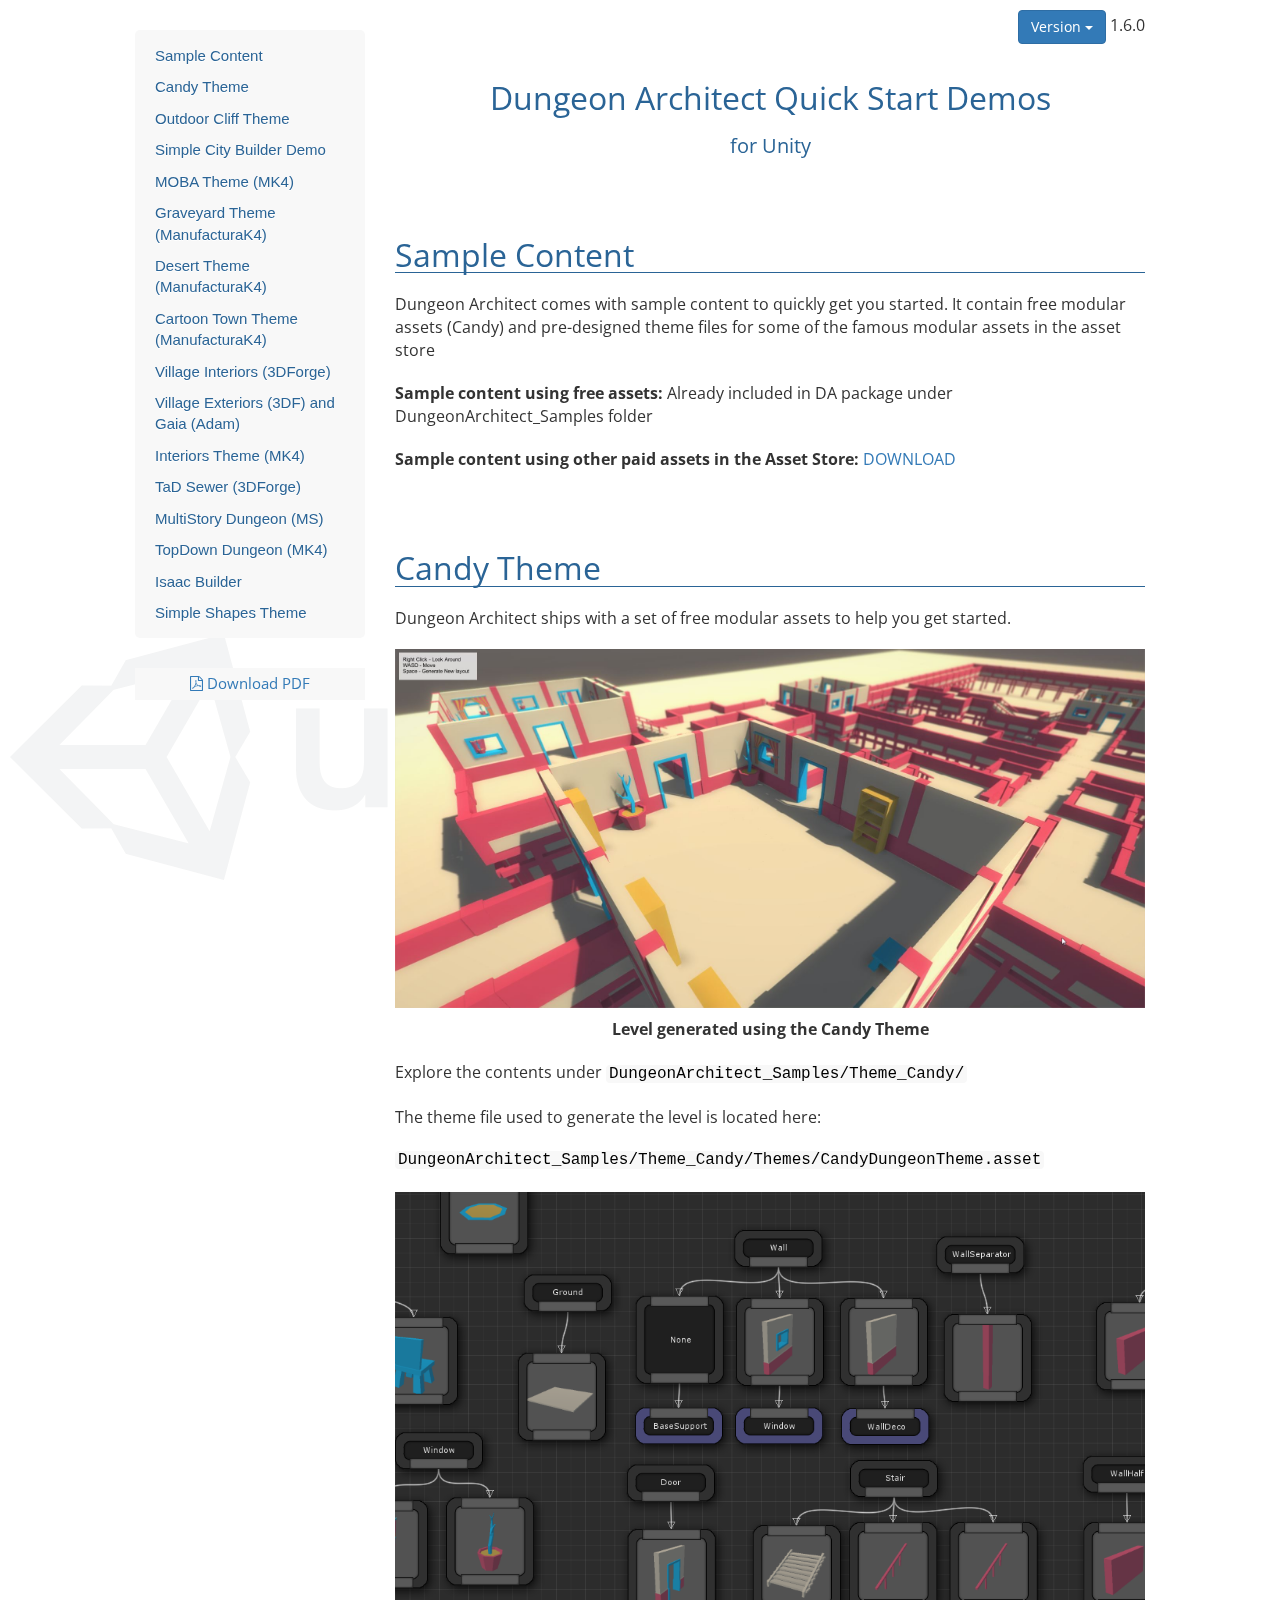
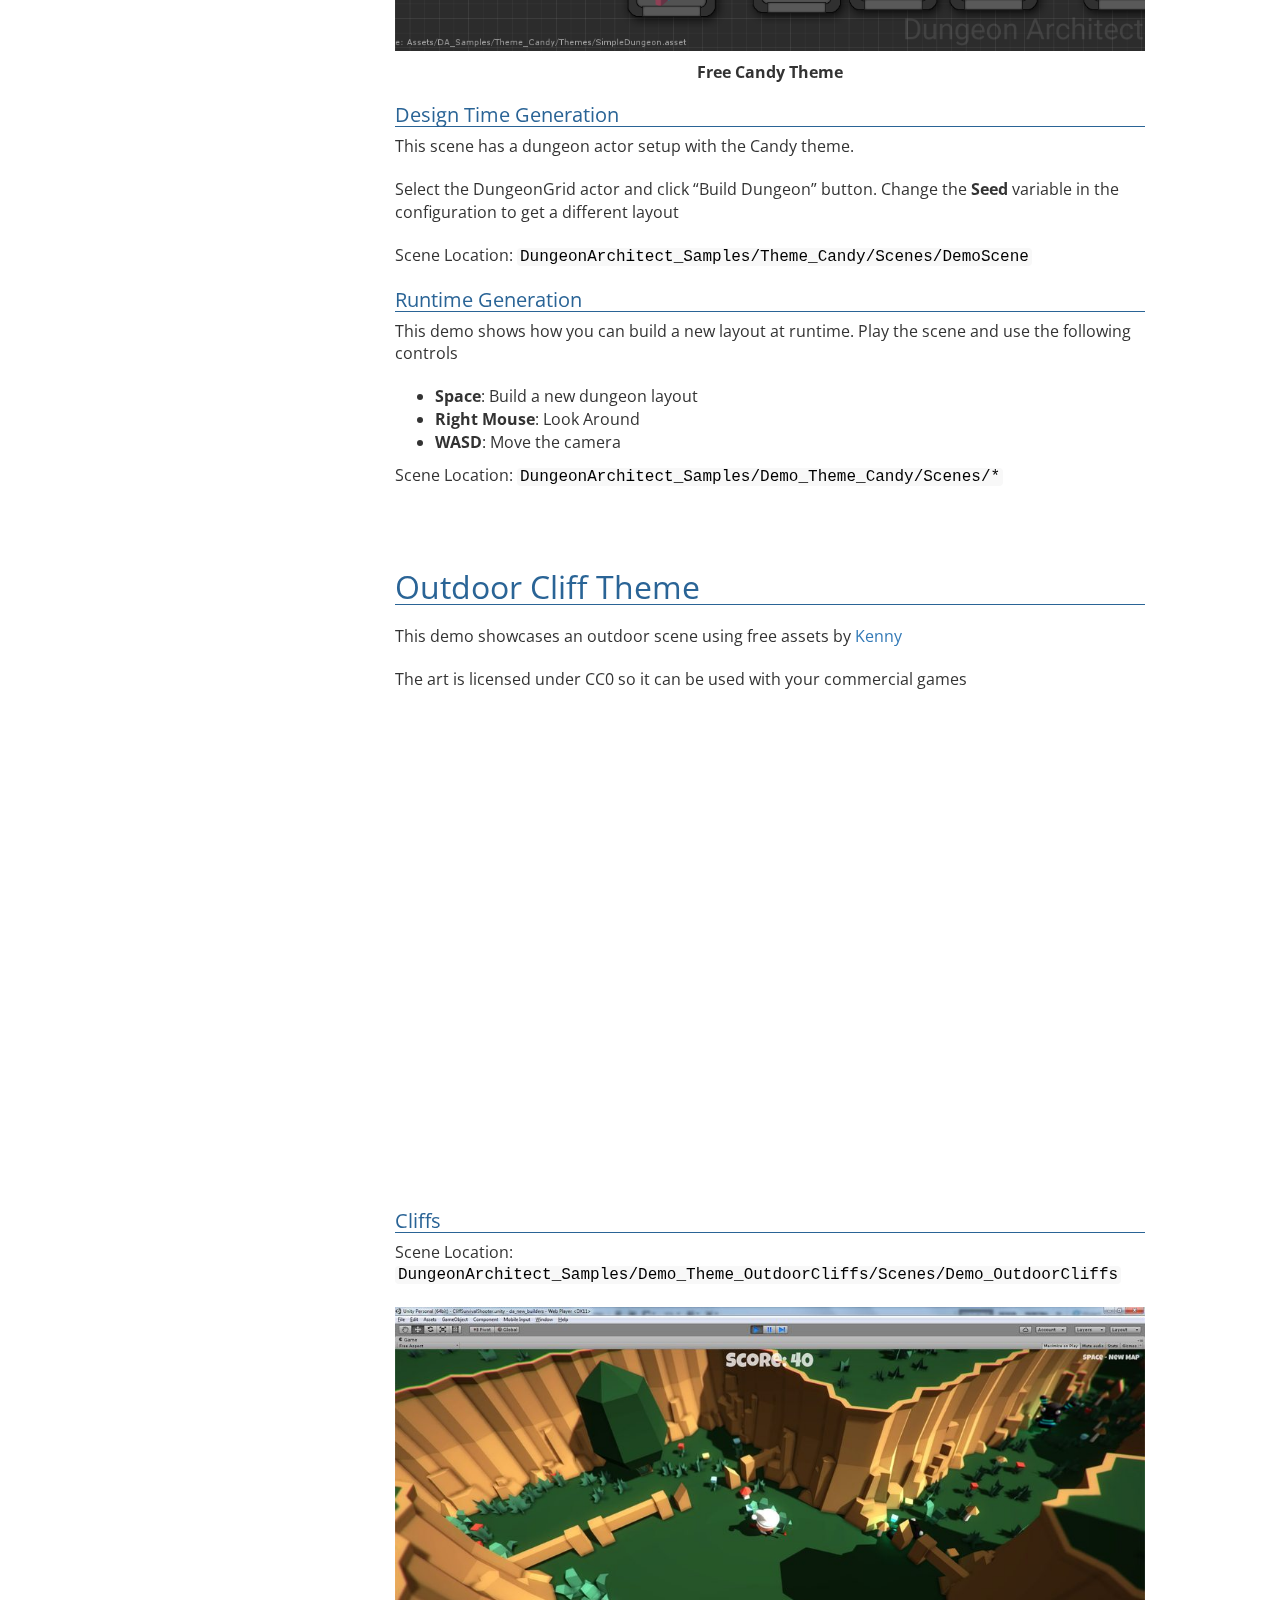
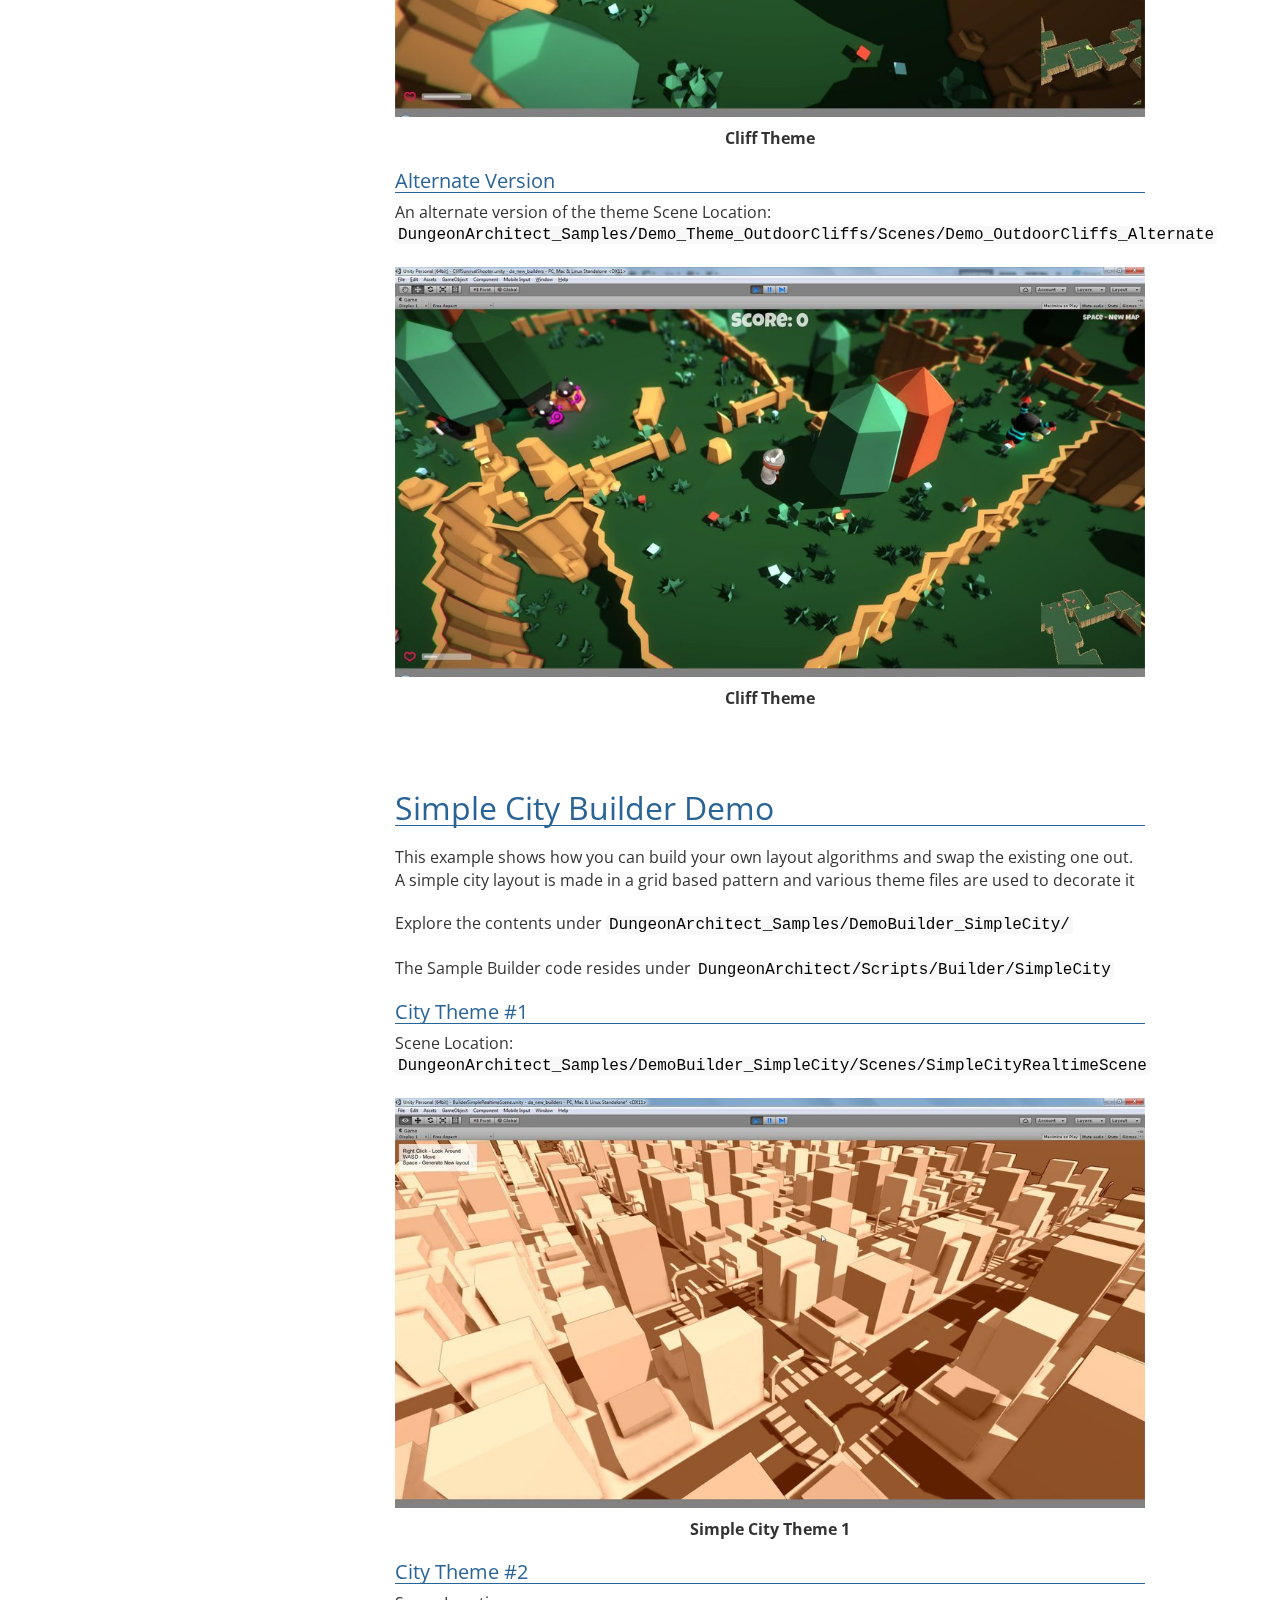
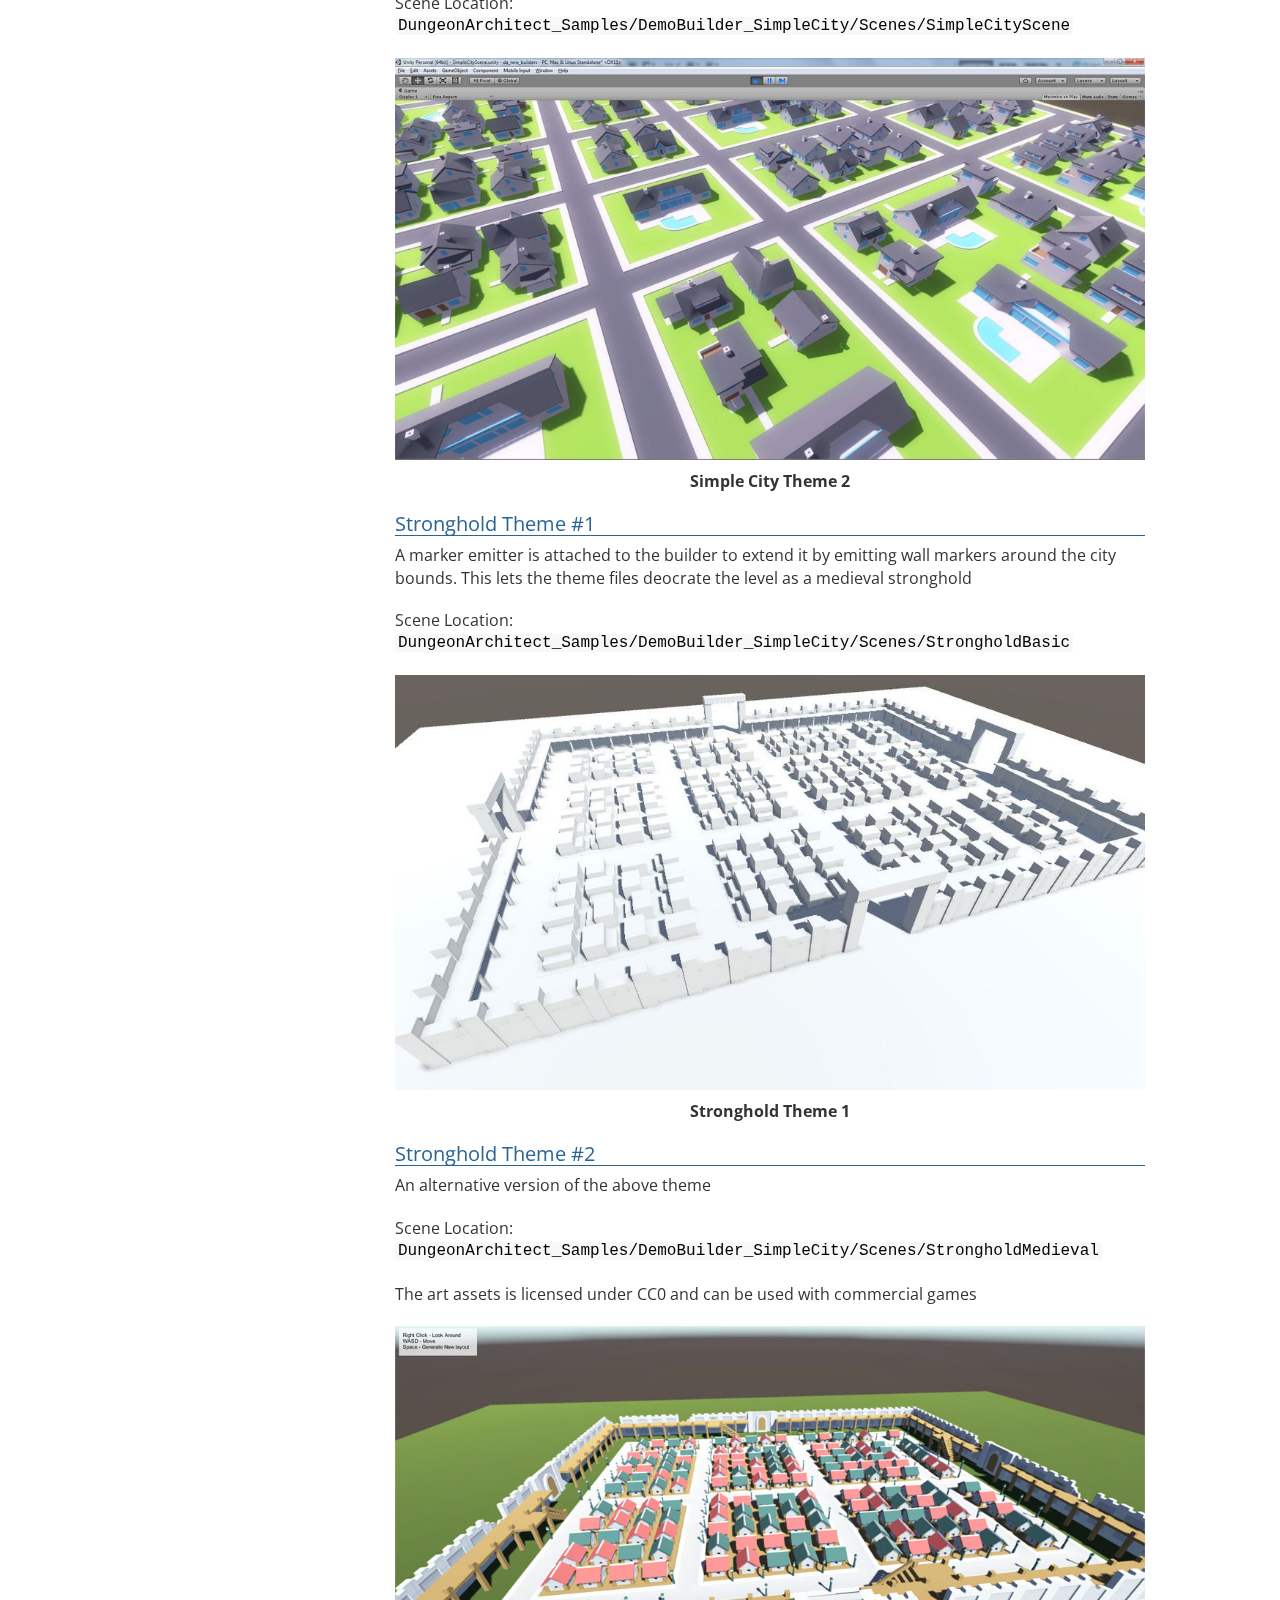
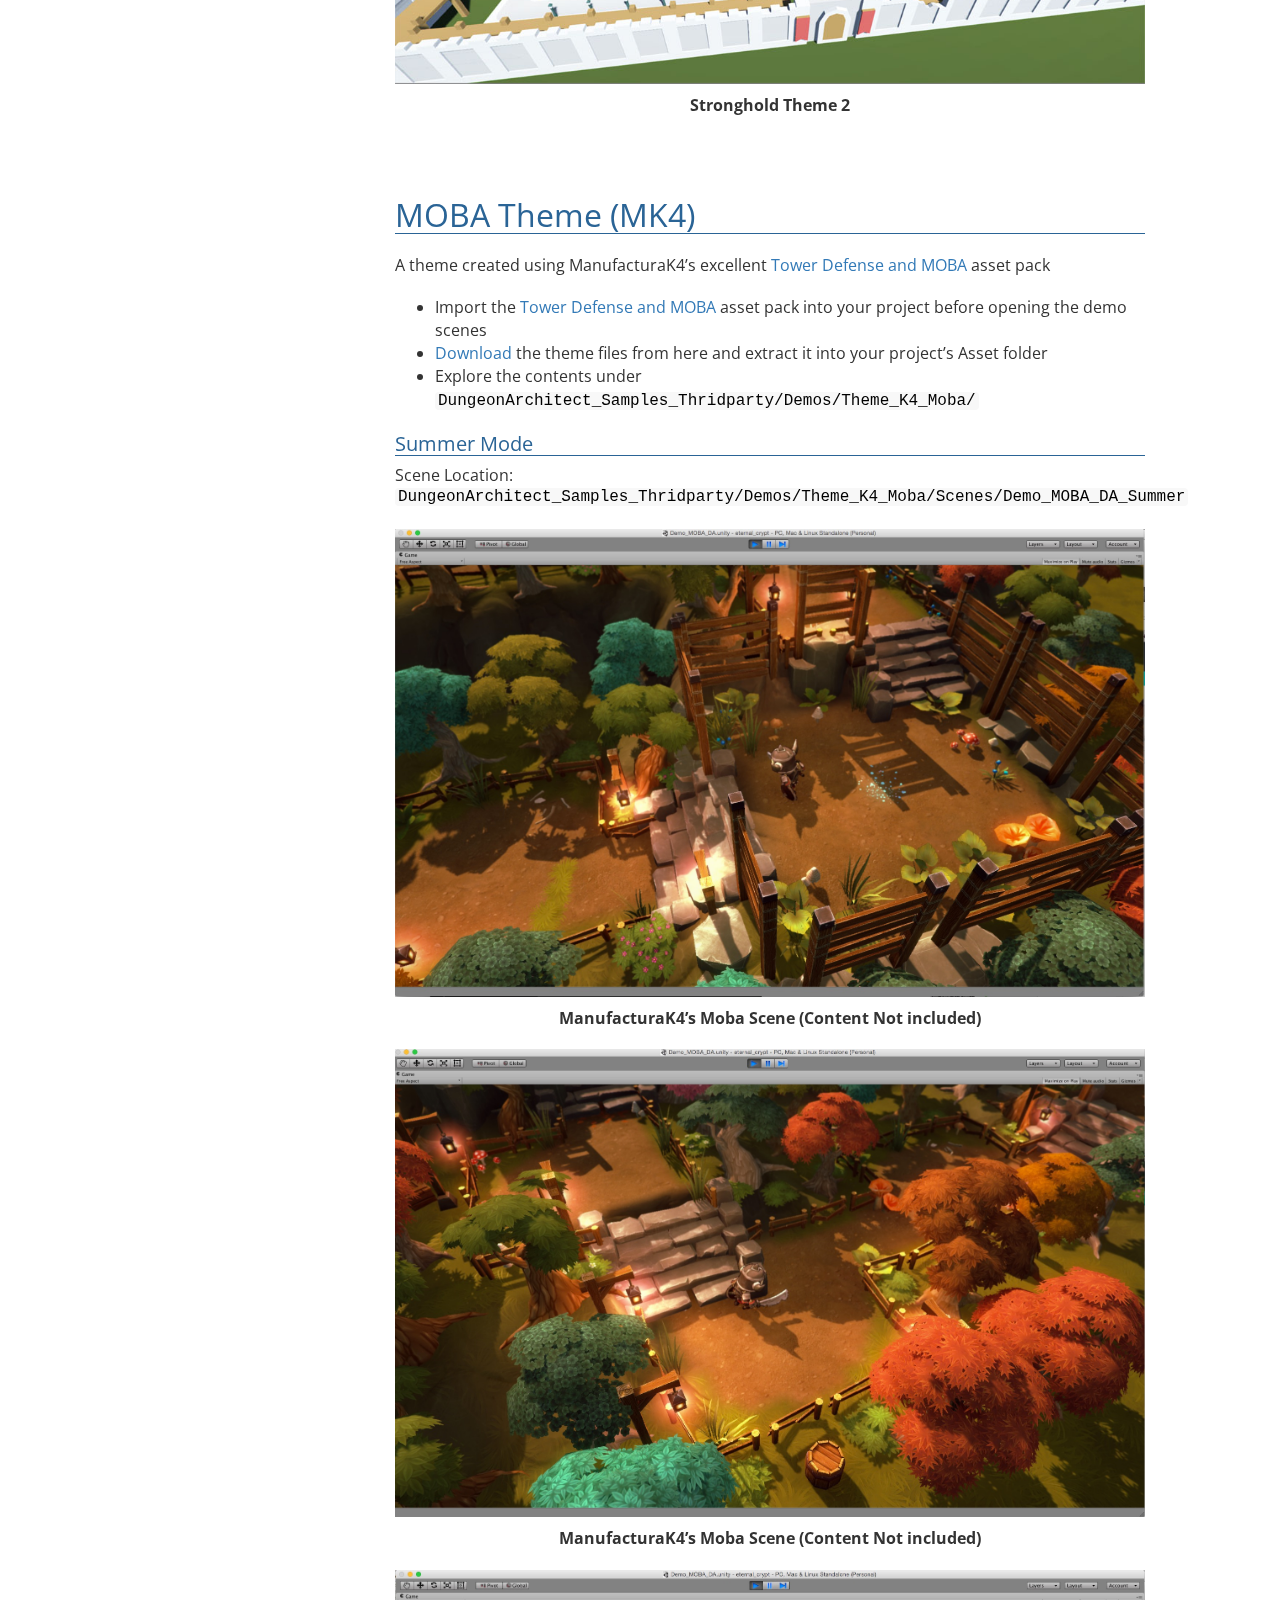
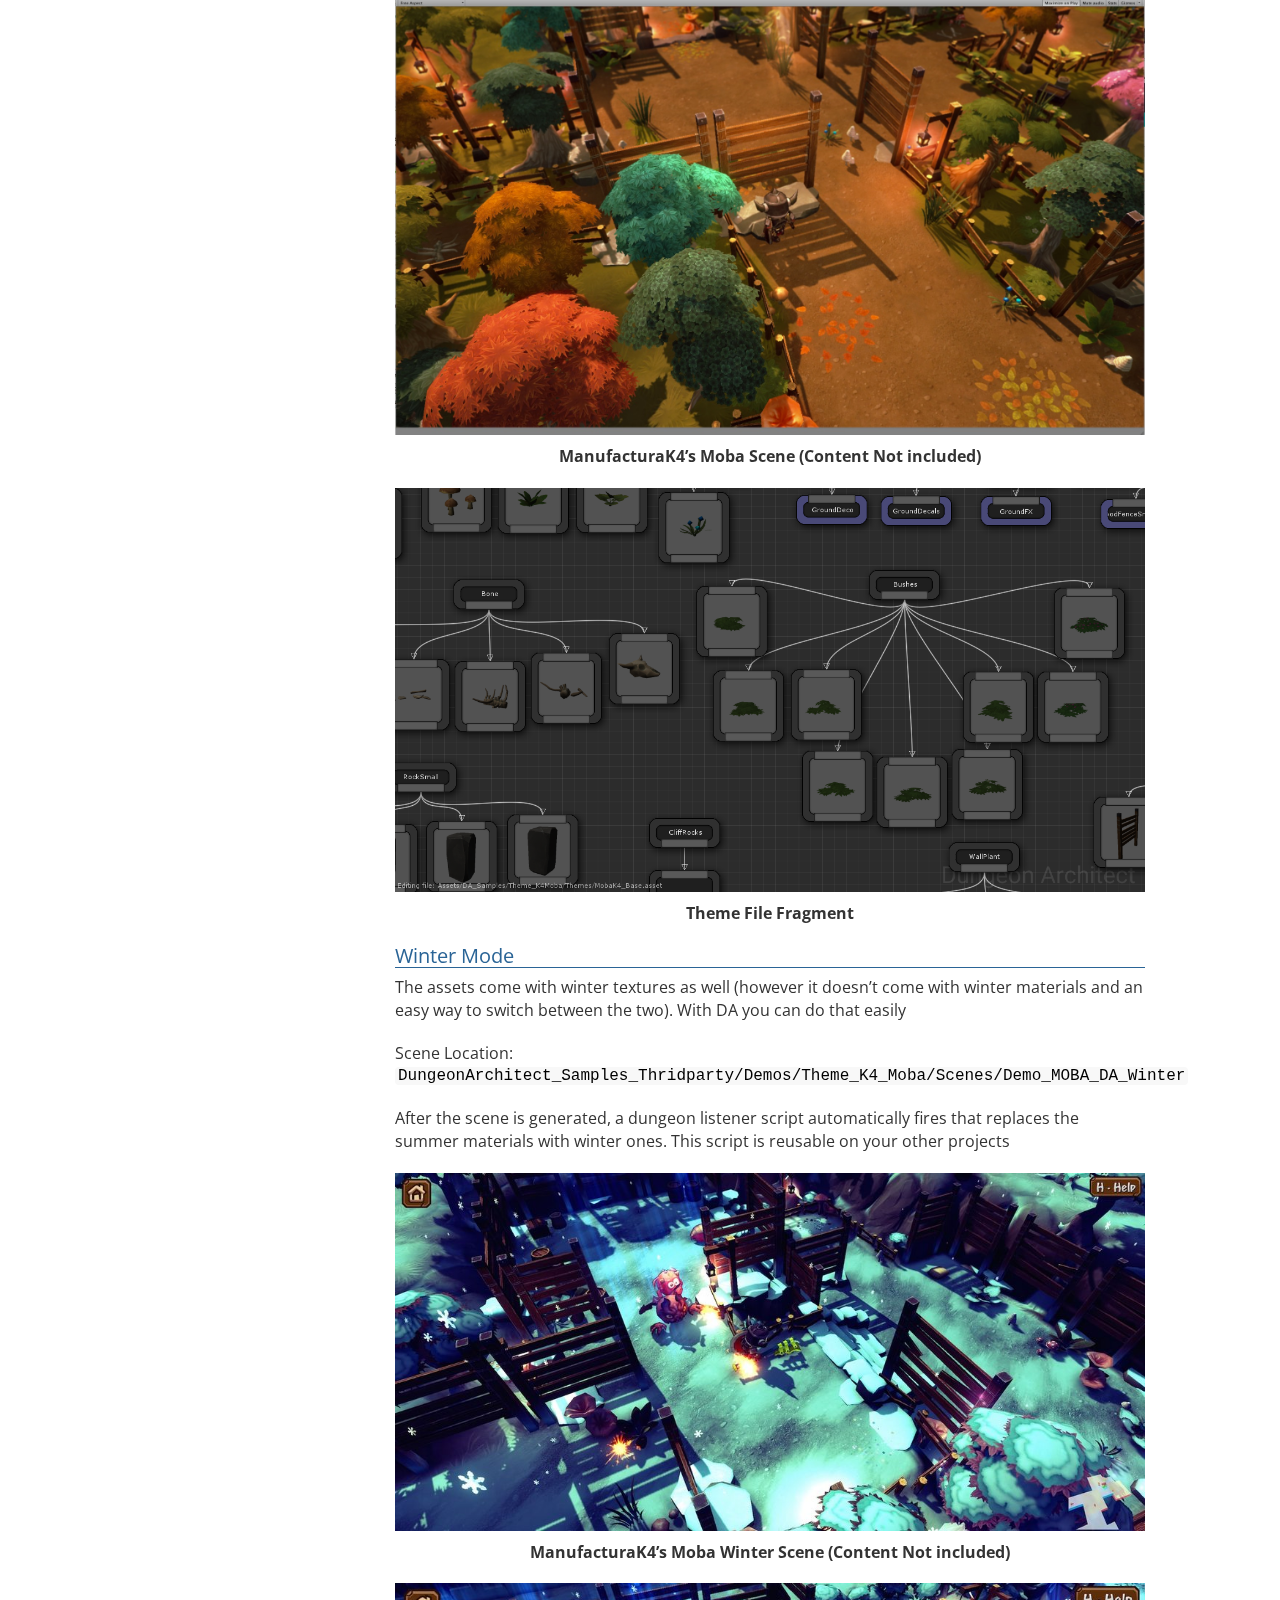
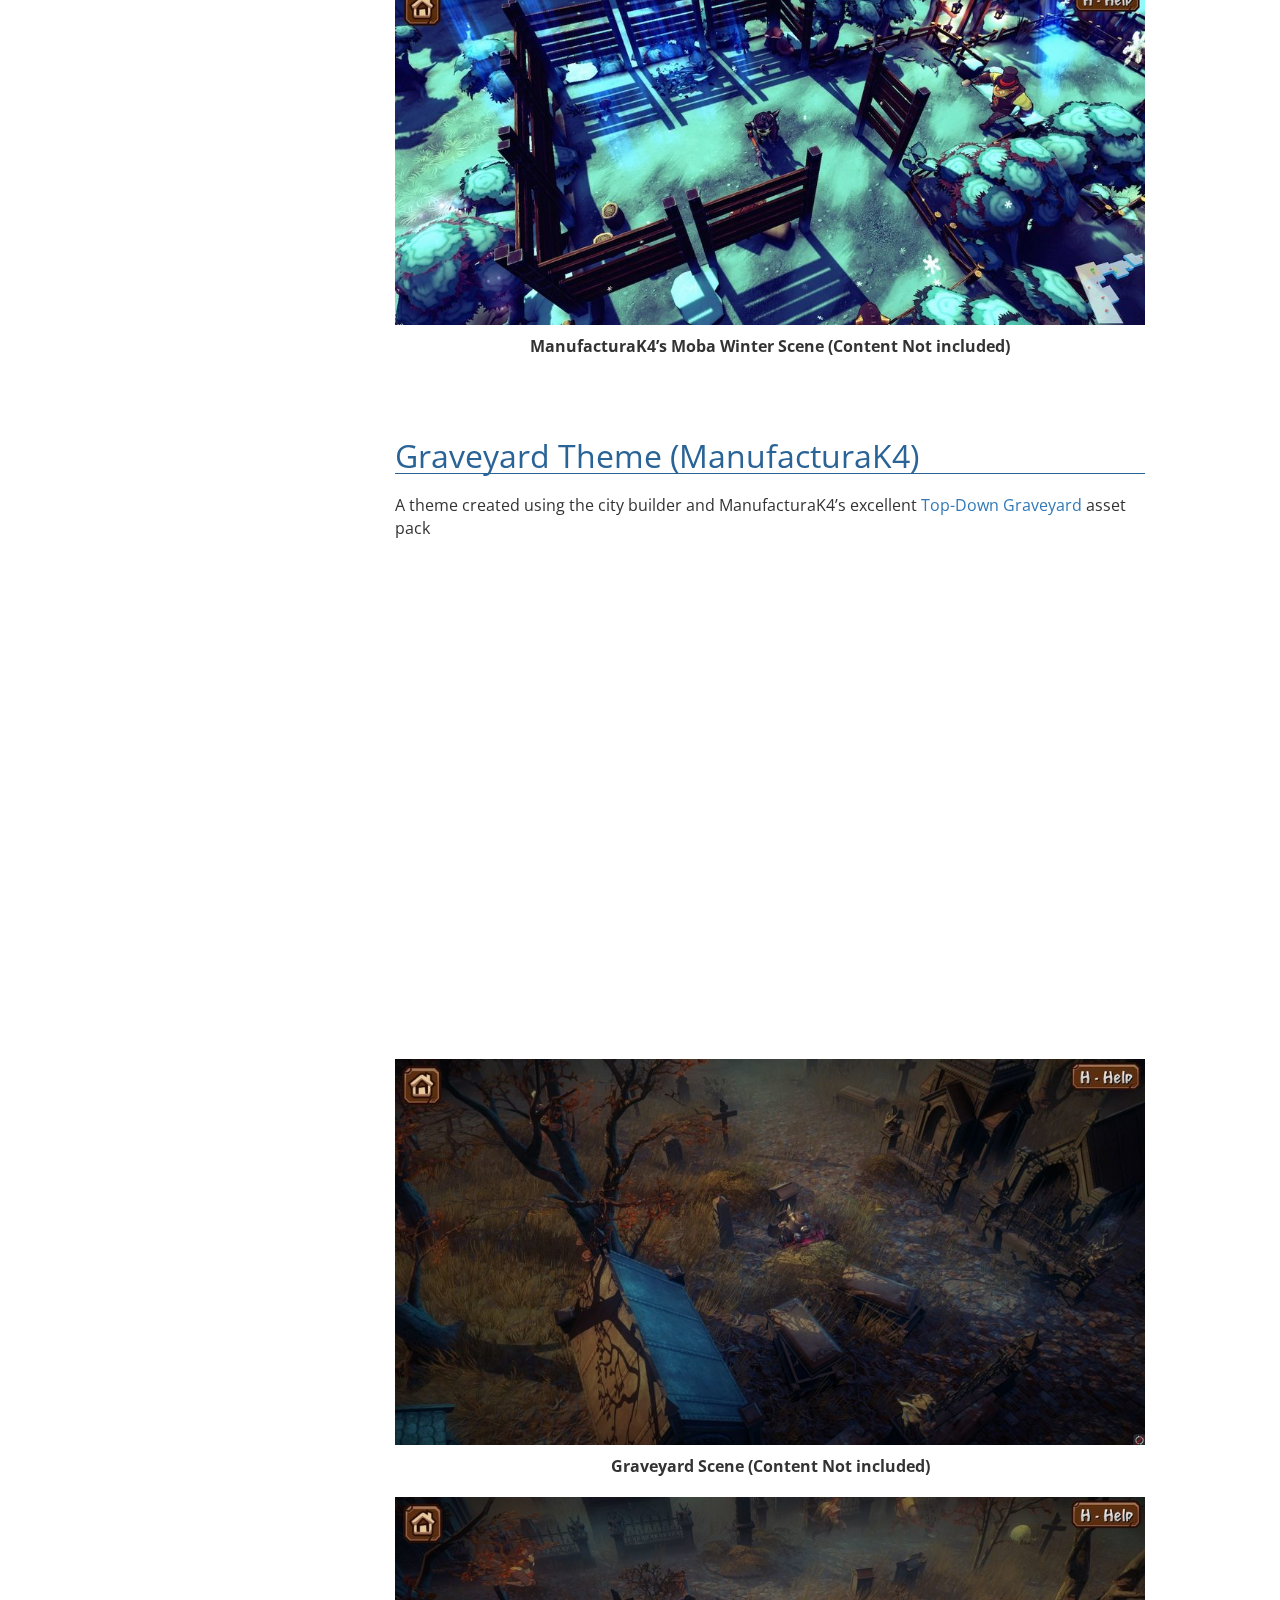
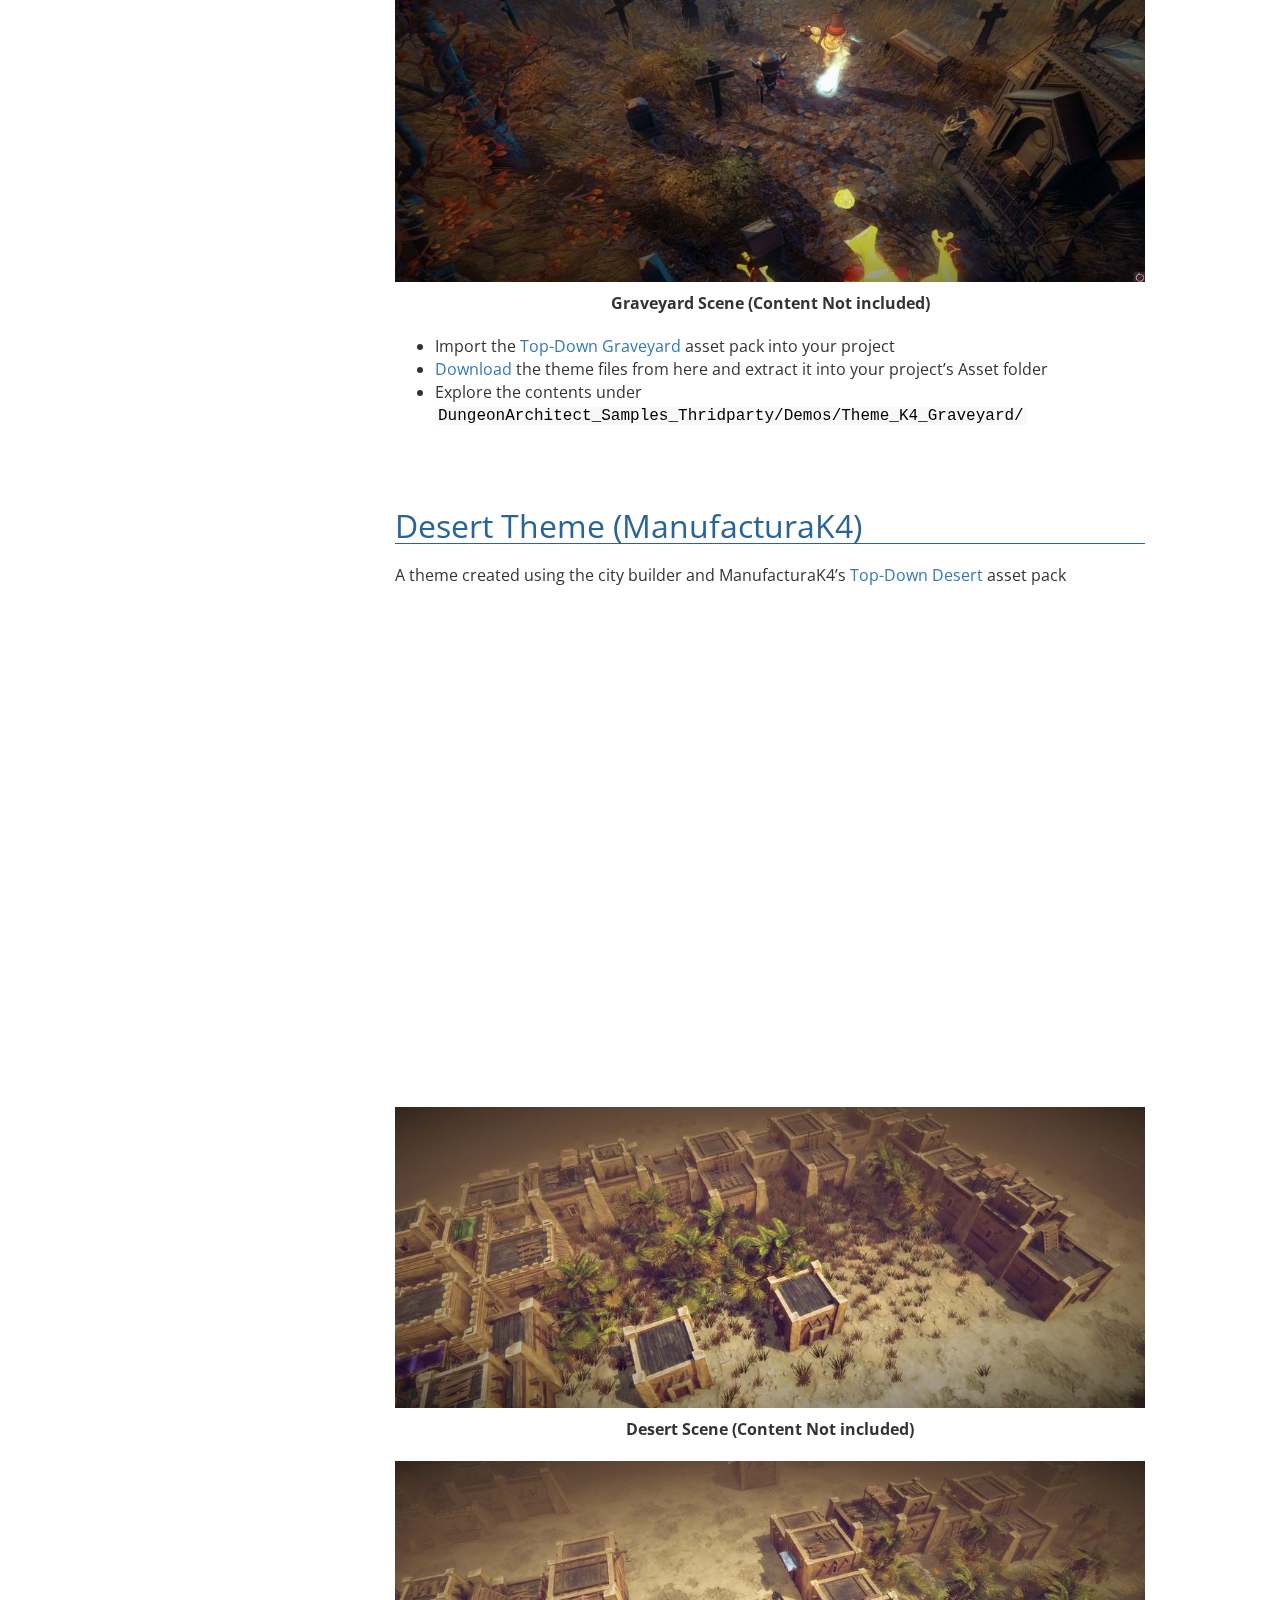
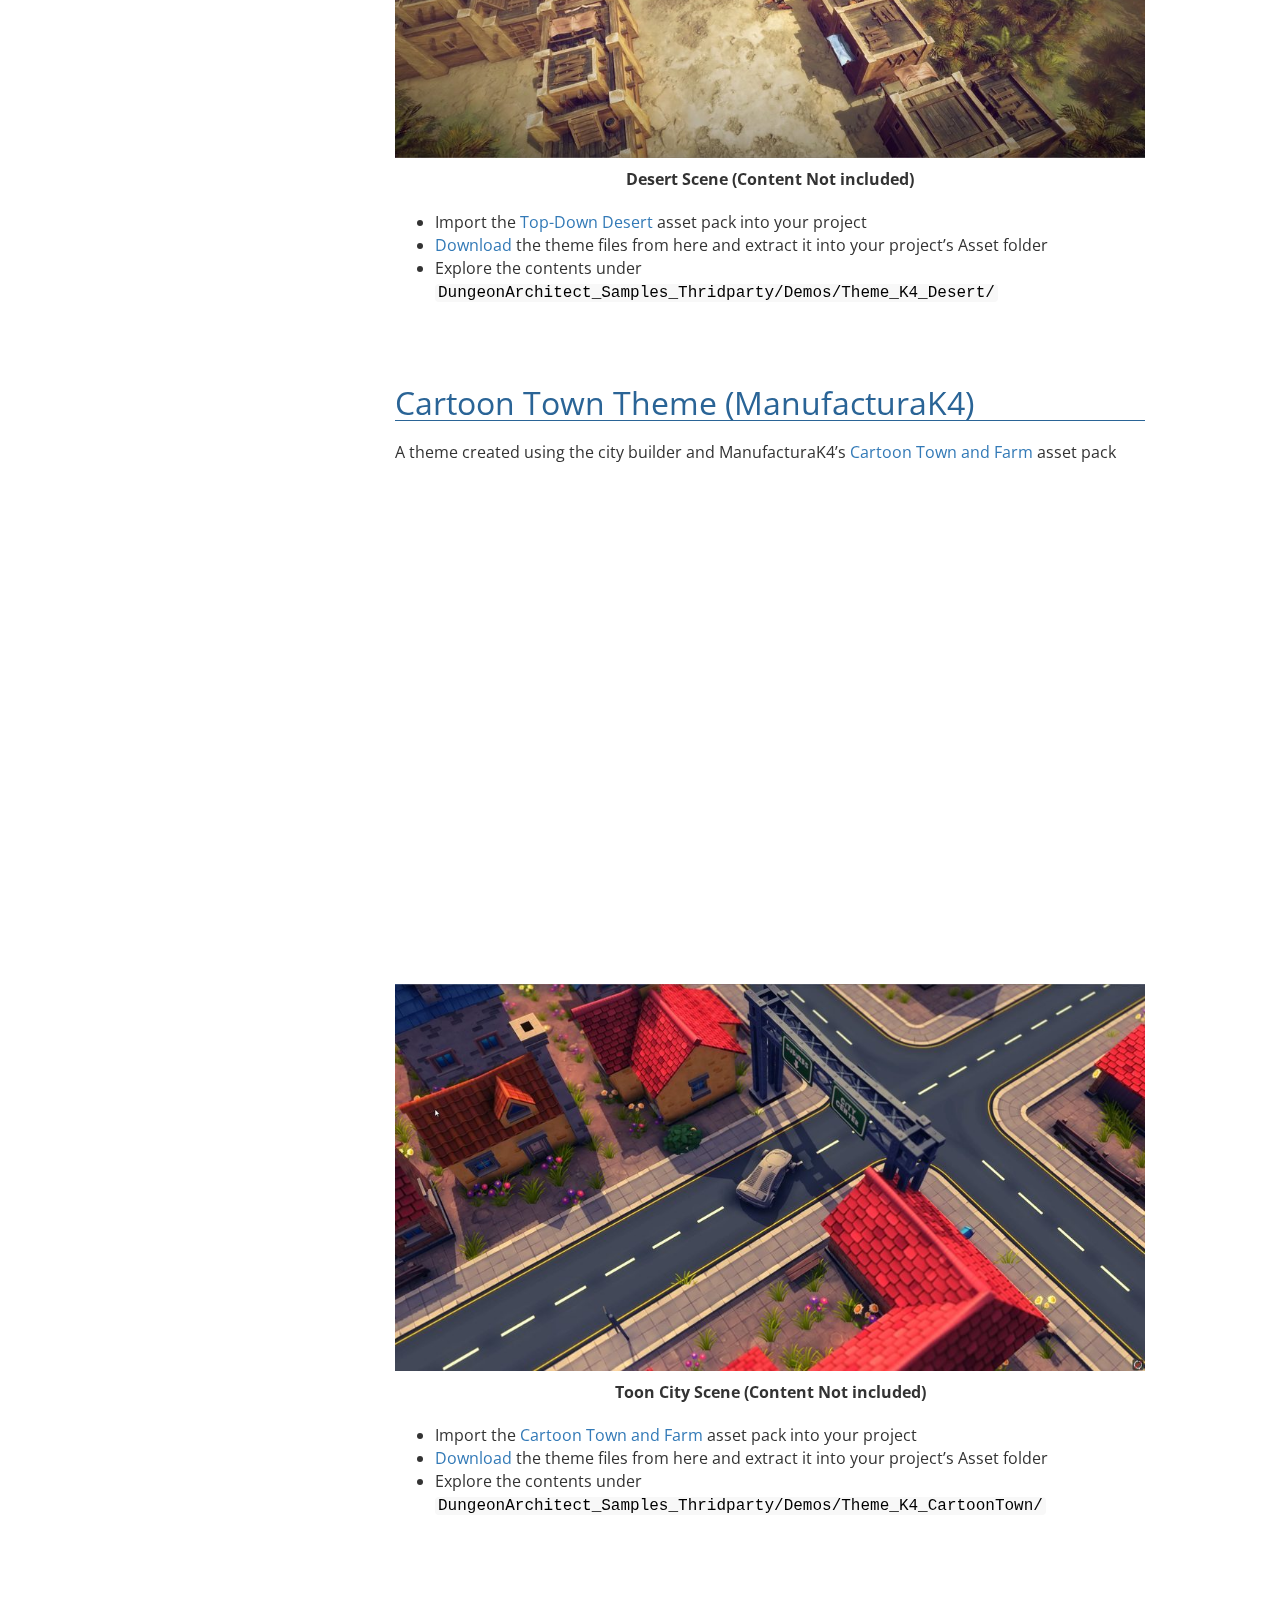
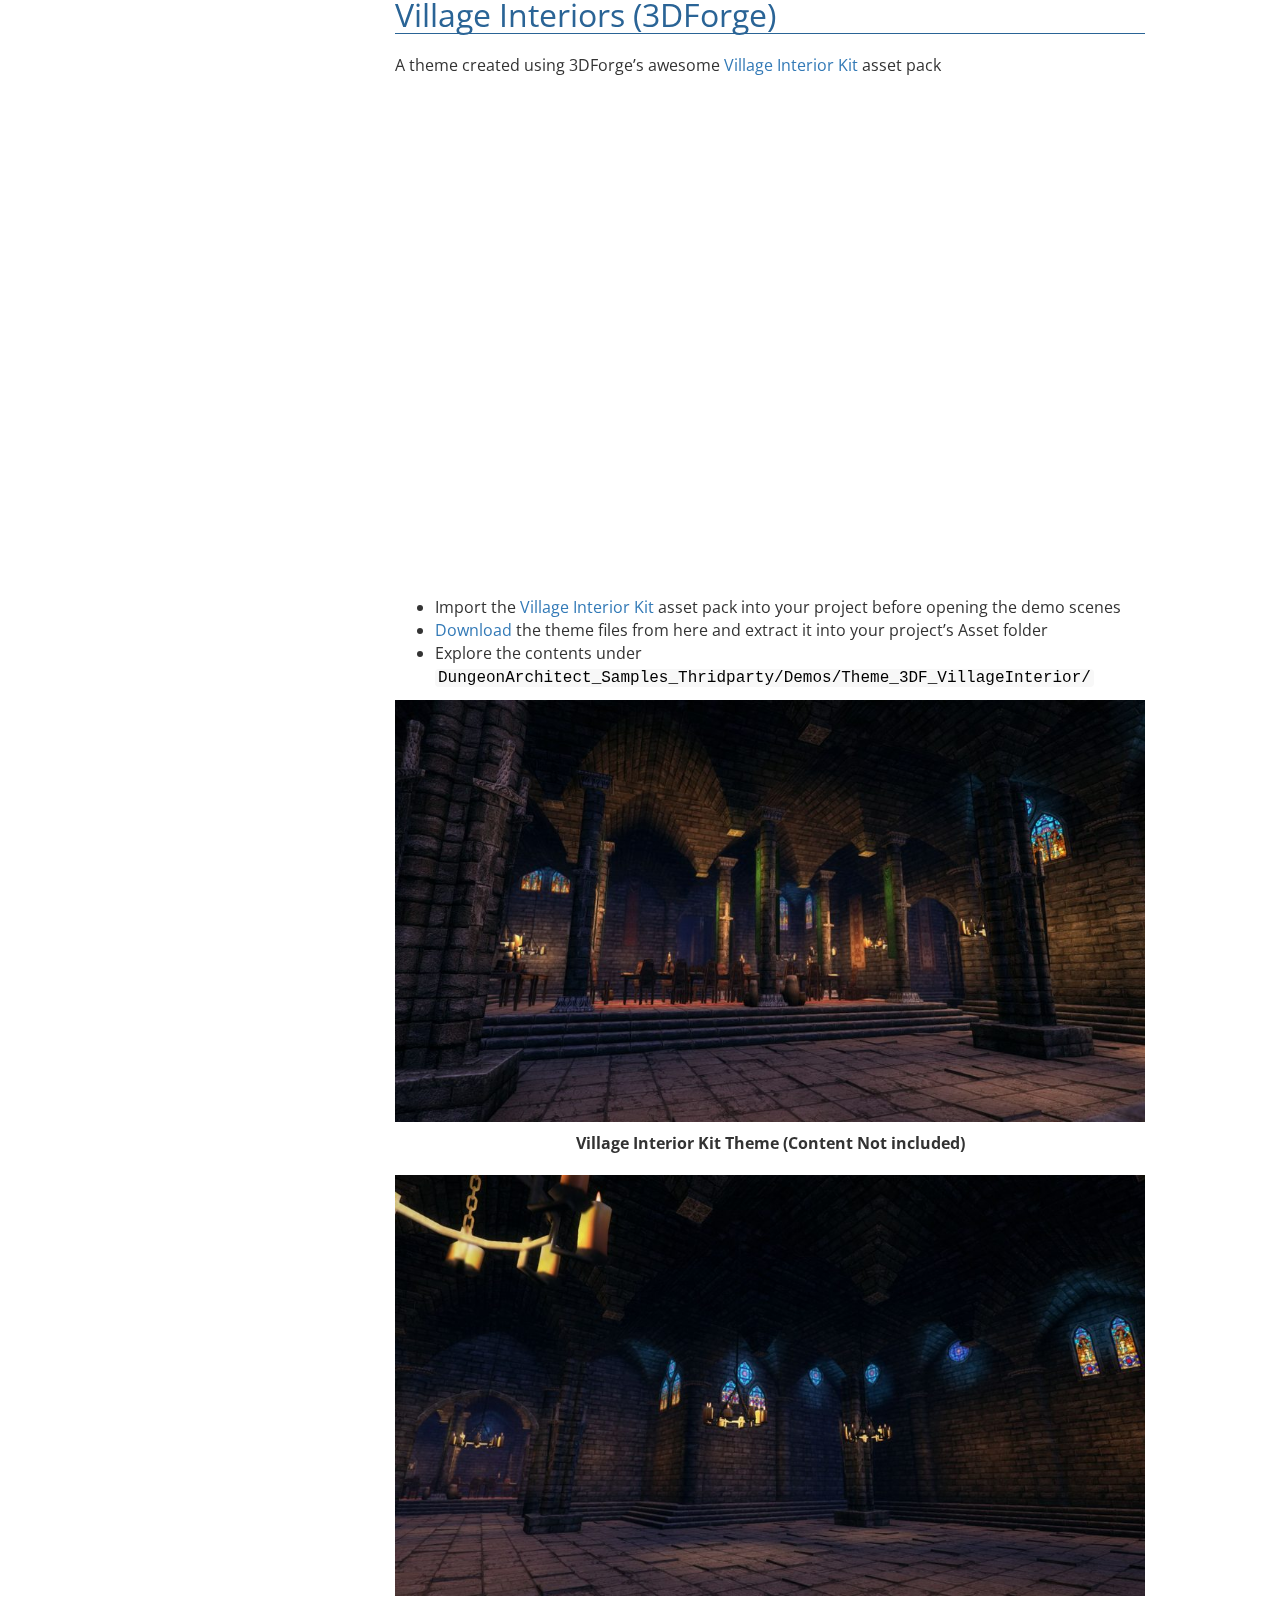
<file: index.html>
<html>
<head>
	<meta http-equiv="Pragma" content="no-cache">
	<meta http-equiv="refresh" content="0; URL='stage/html/quick_start_1.6.0.html'" />
</head>
<body>
	Redirecting to <a href="stage/html/quick_start_1.6.0.html">Latest version</a>...
</body>
</html>
</file>
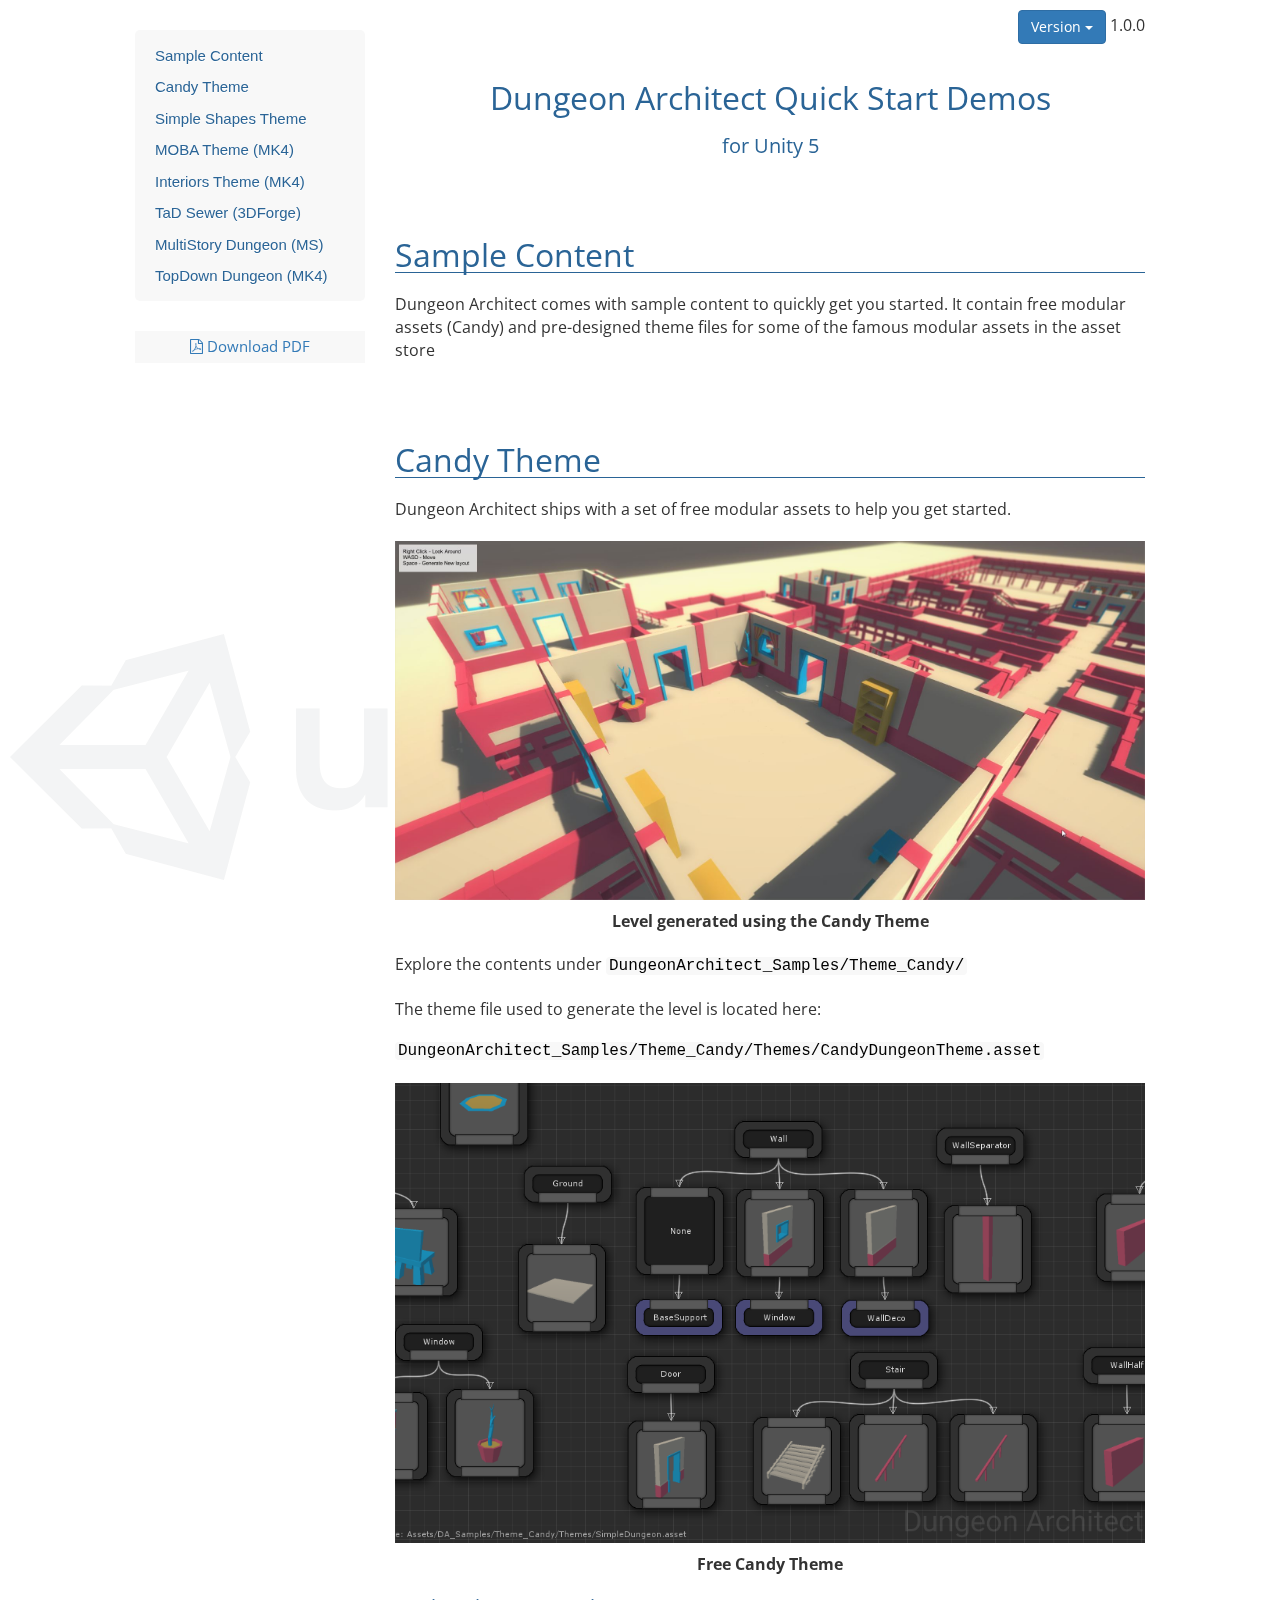
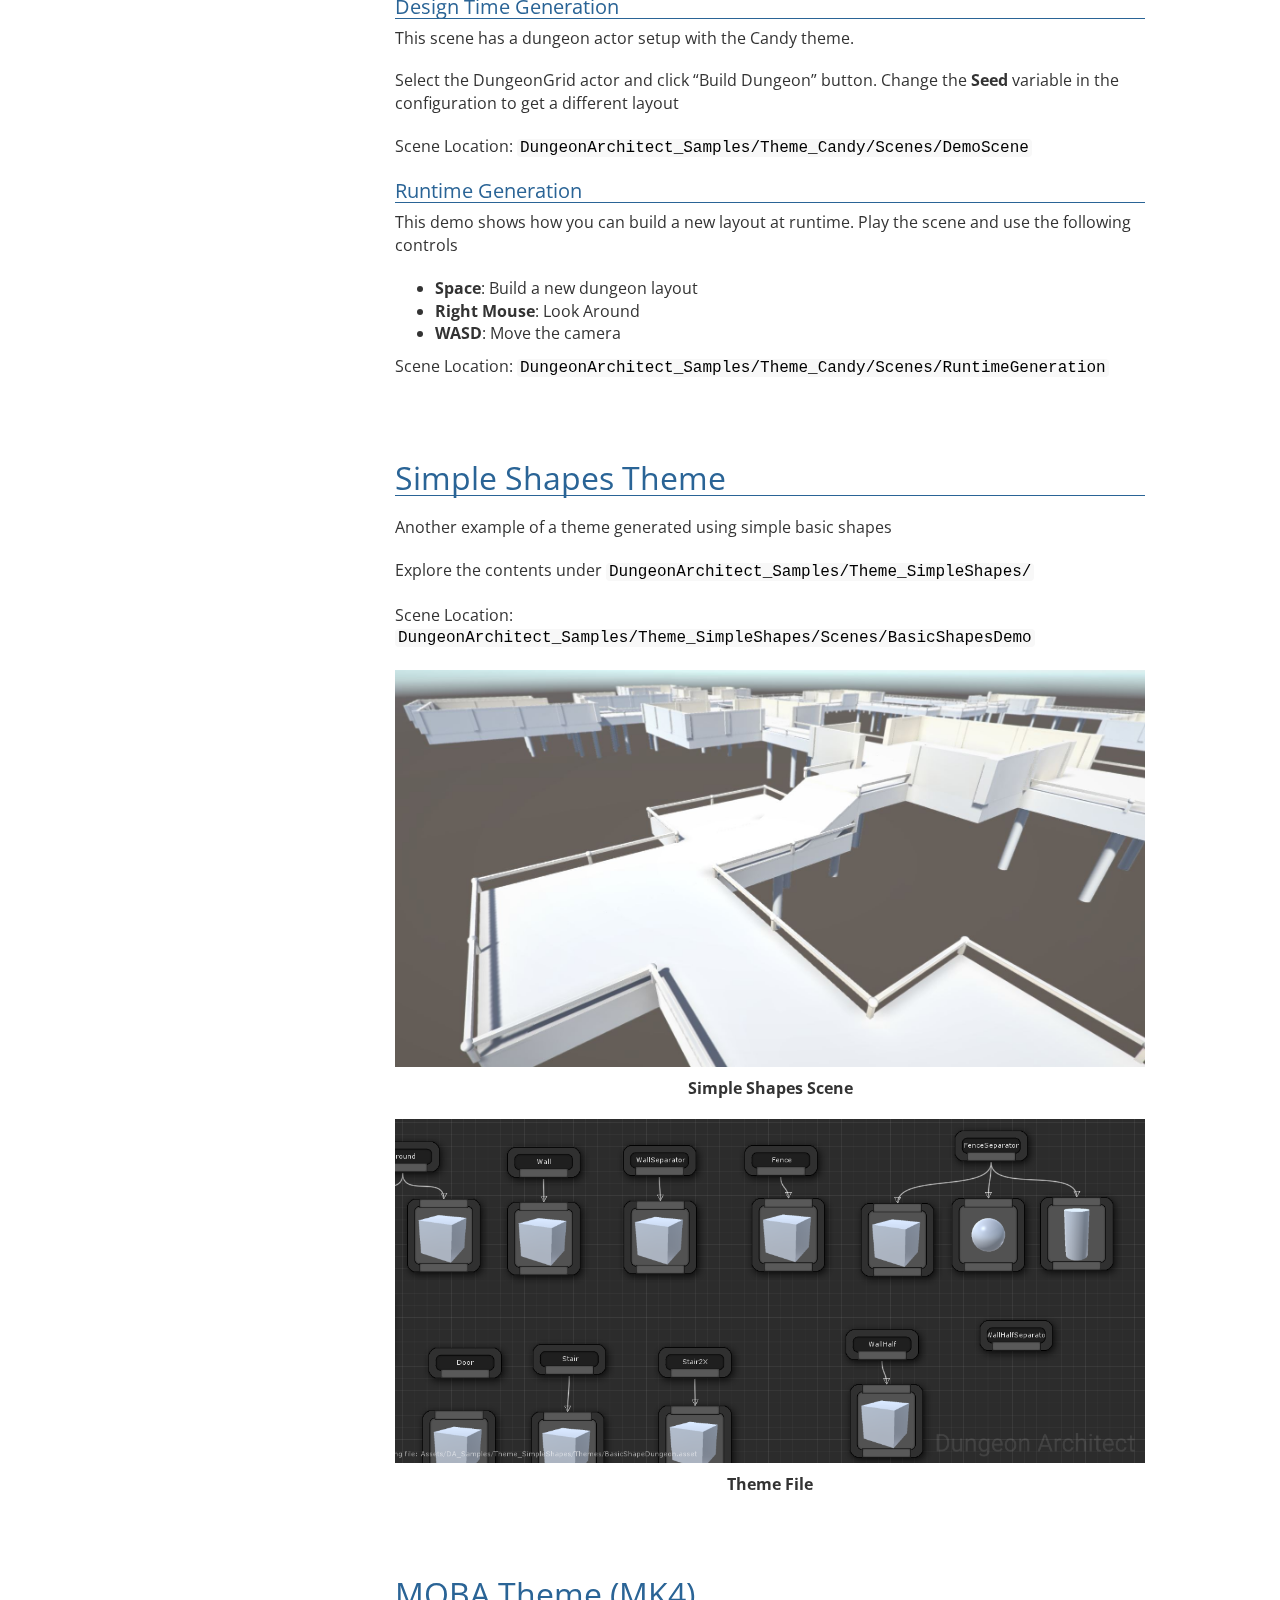
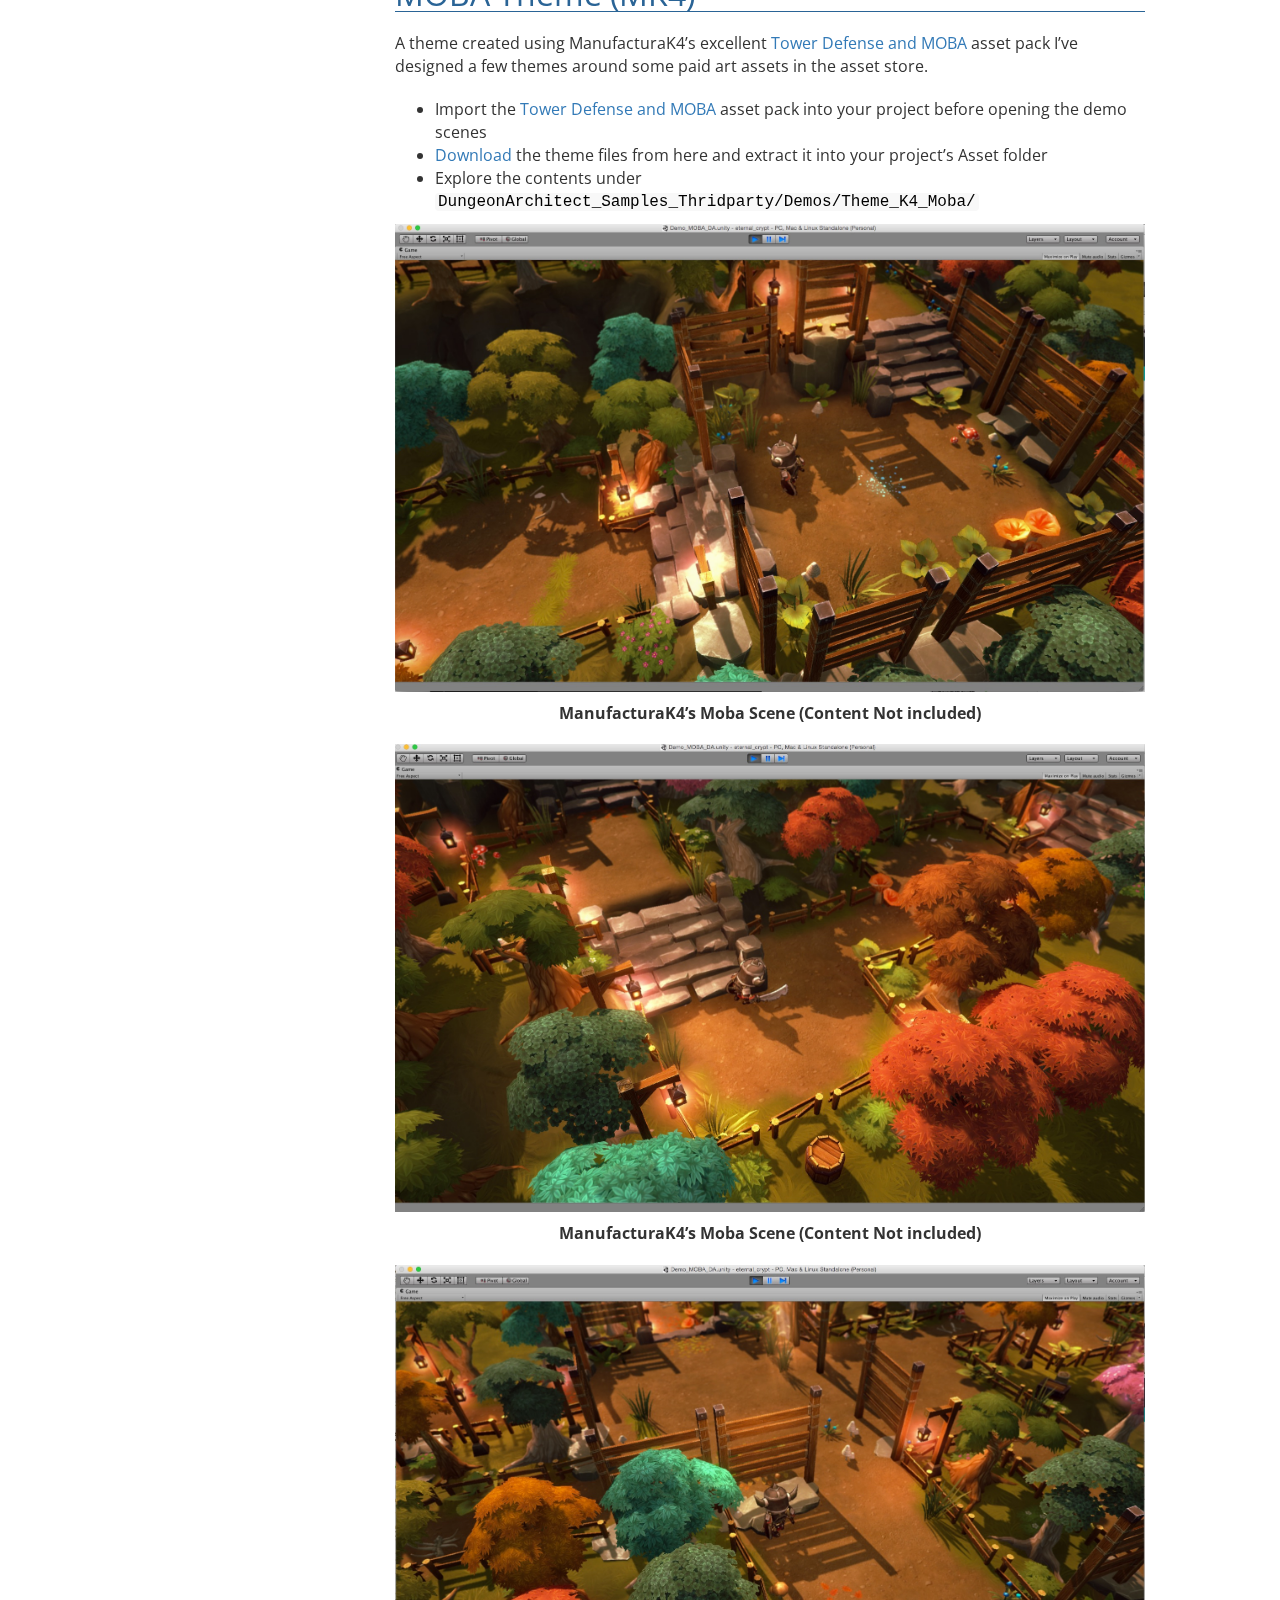
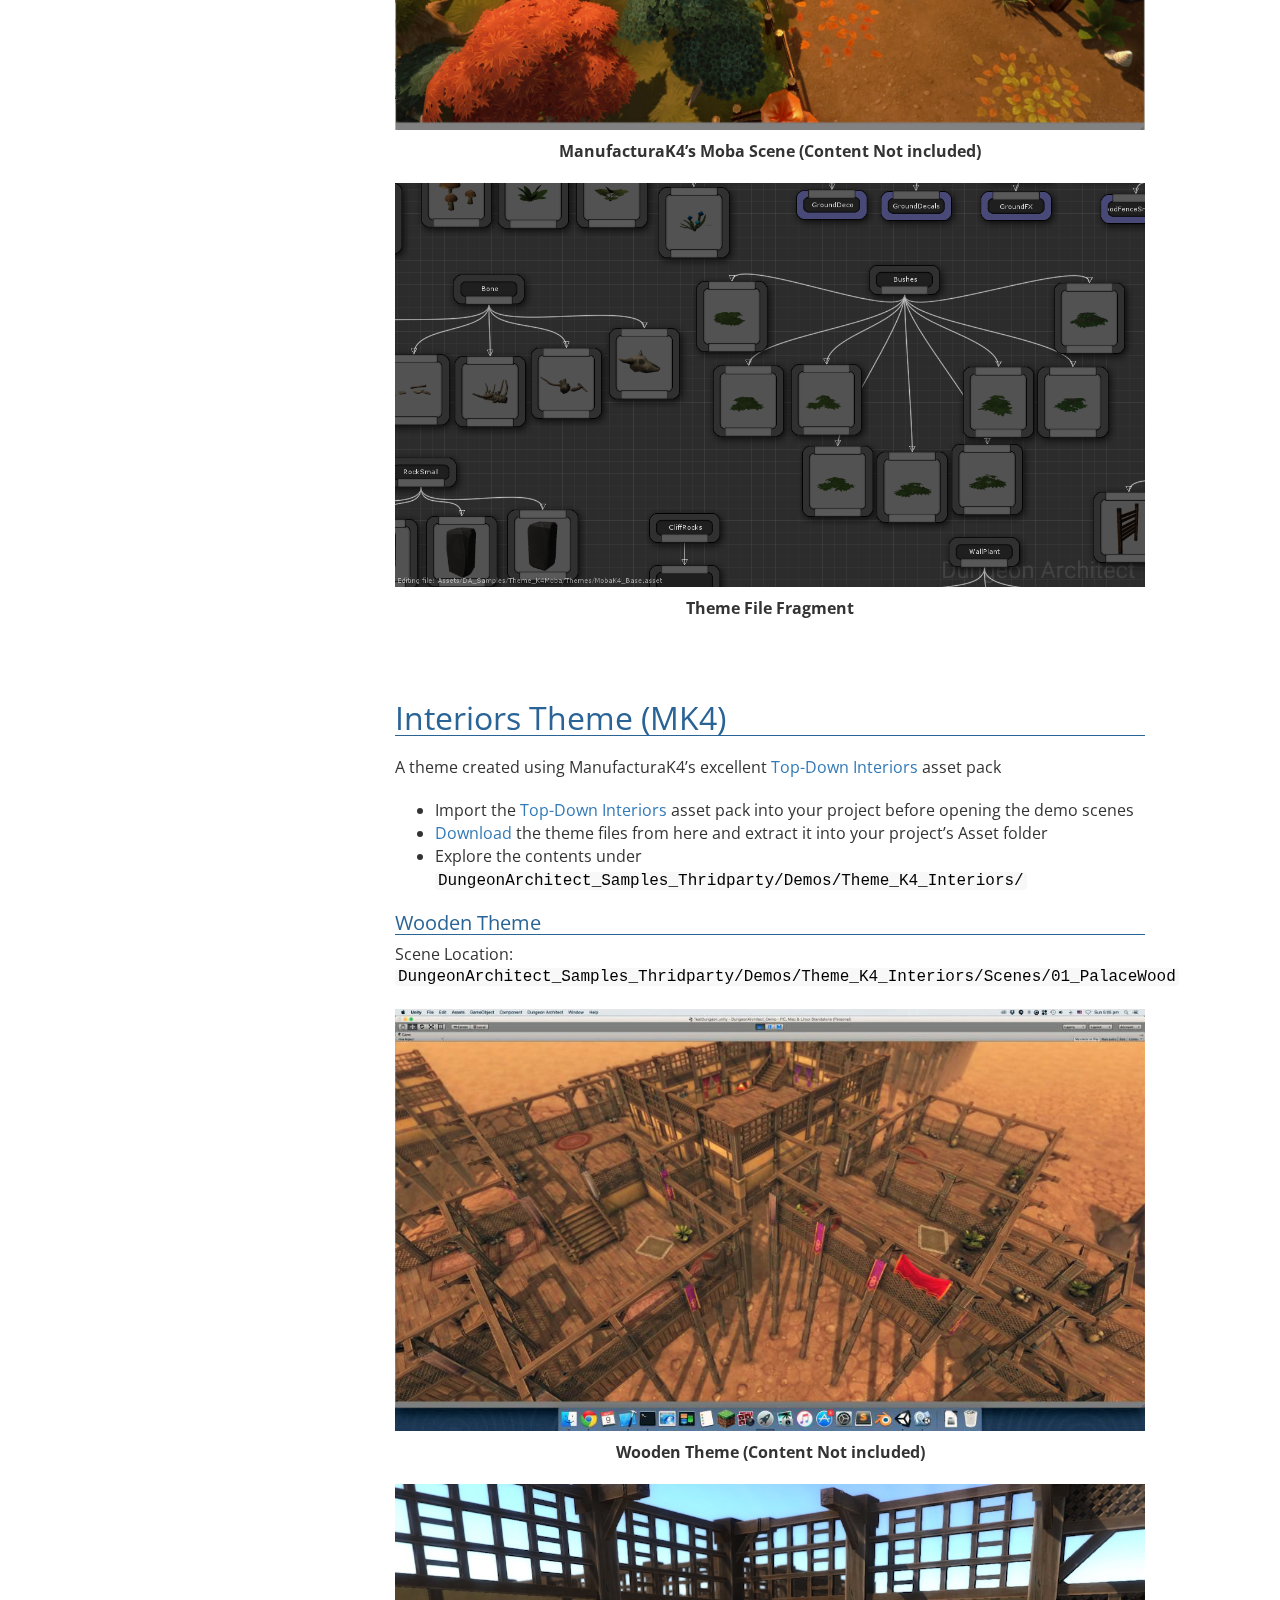
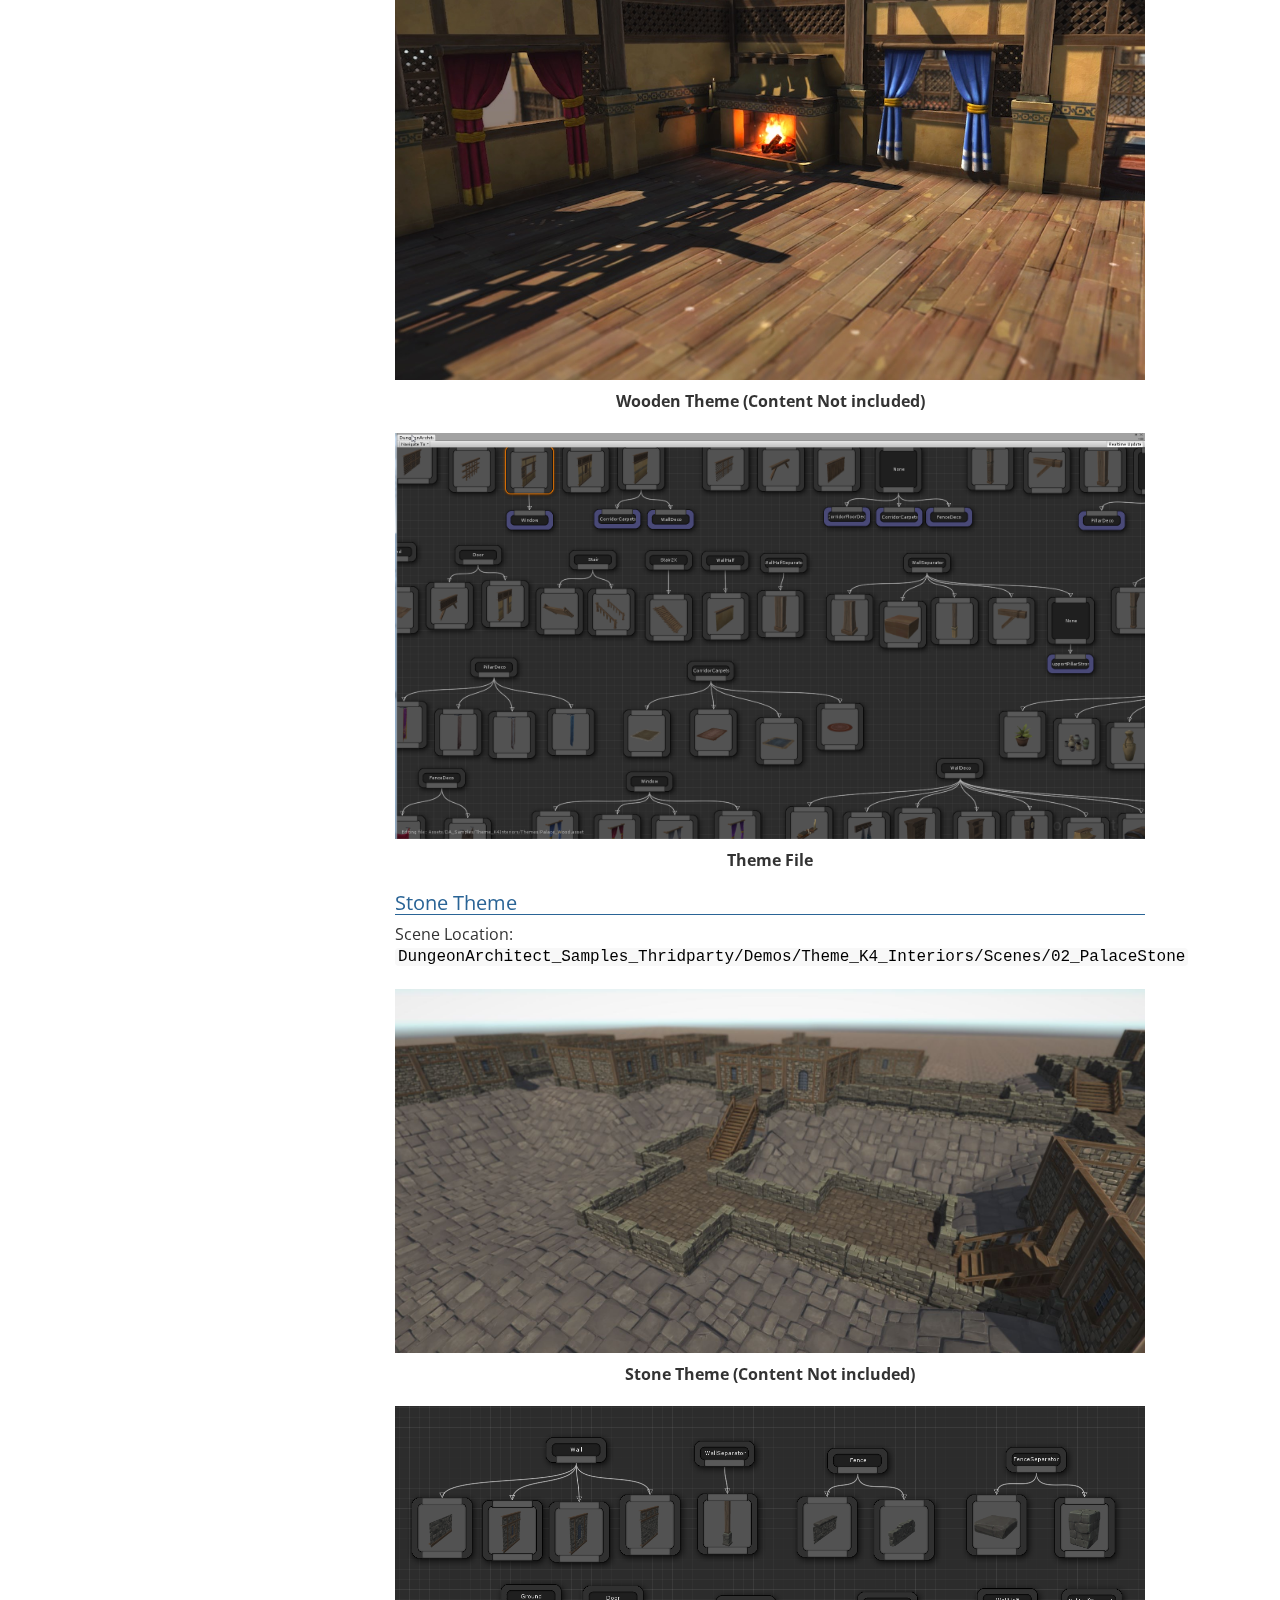
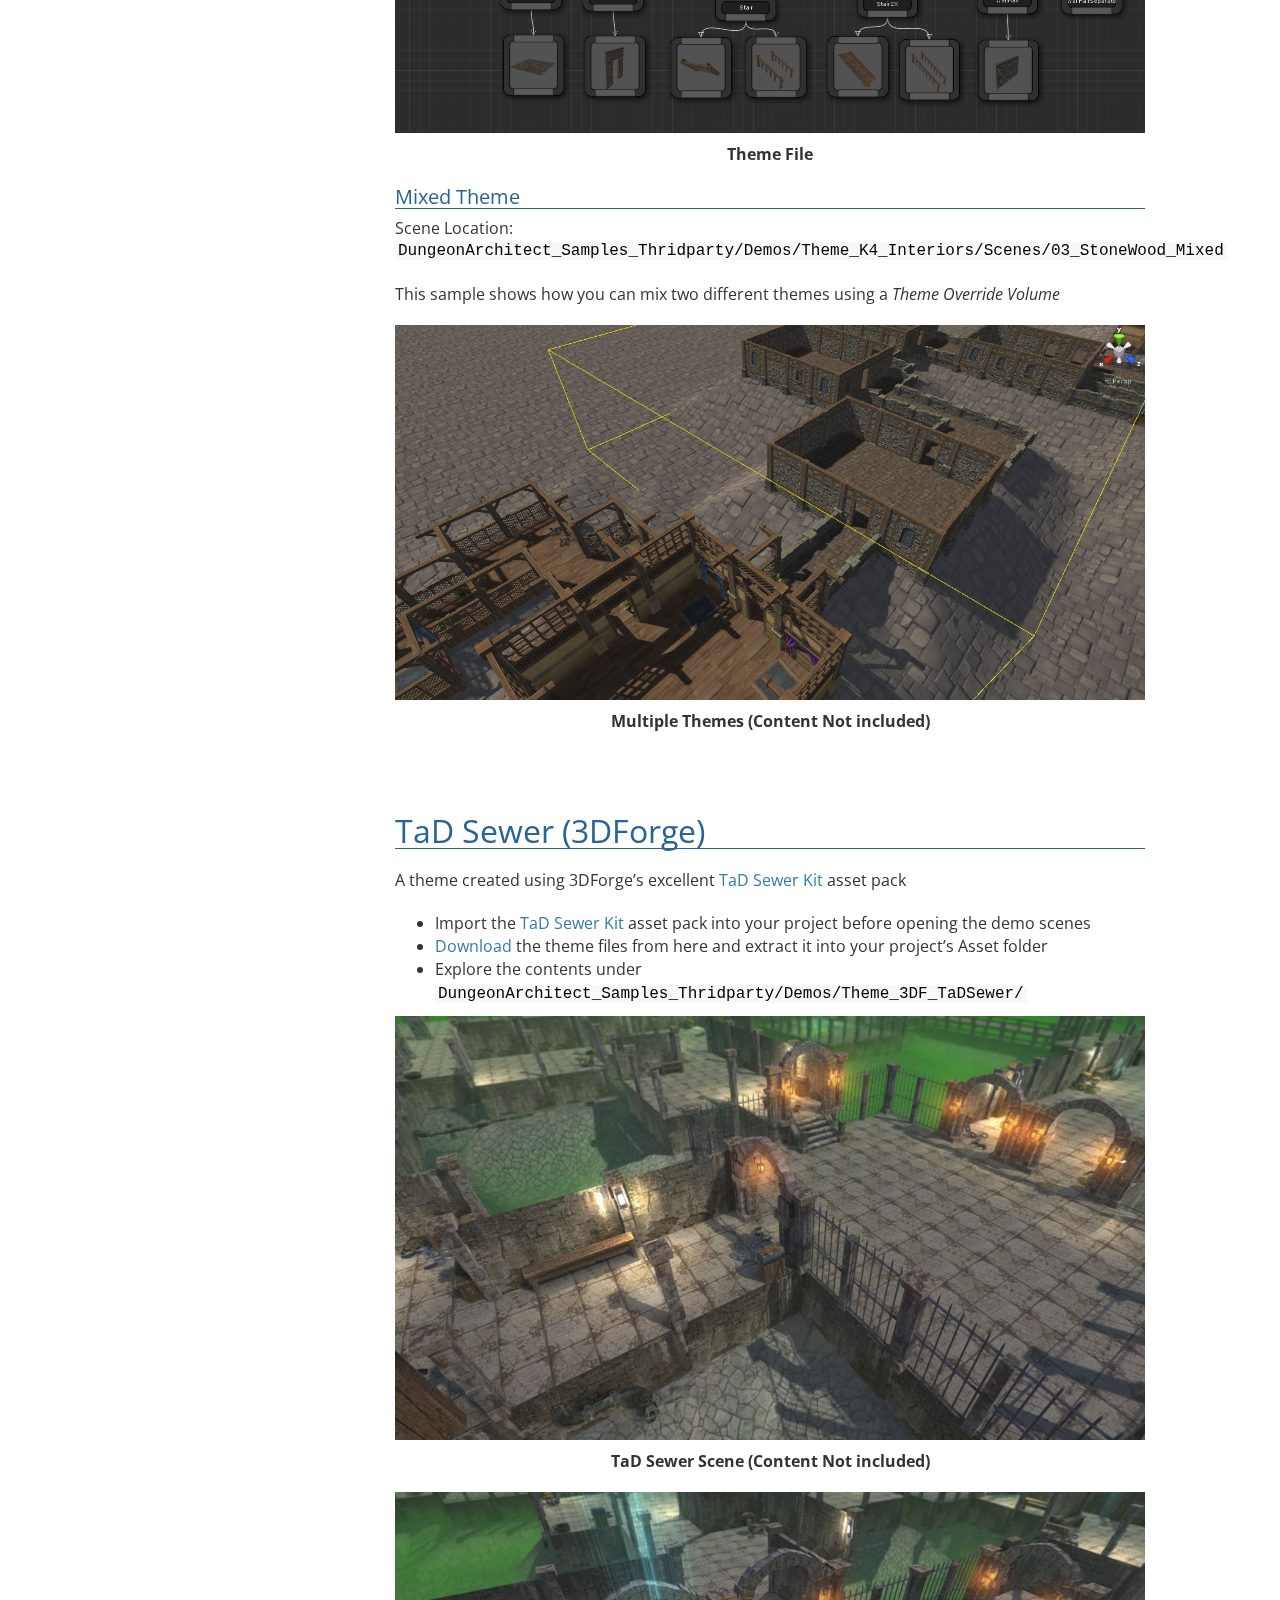
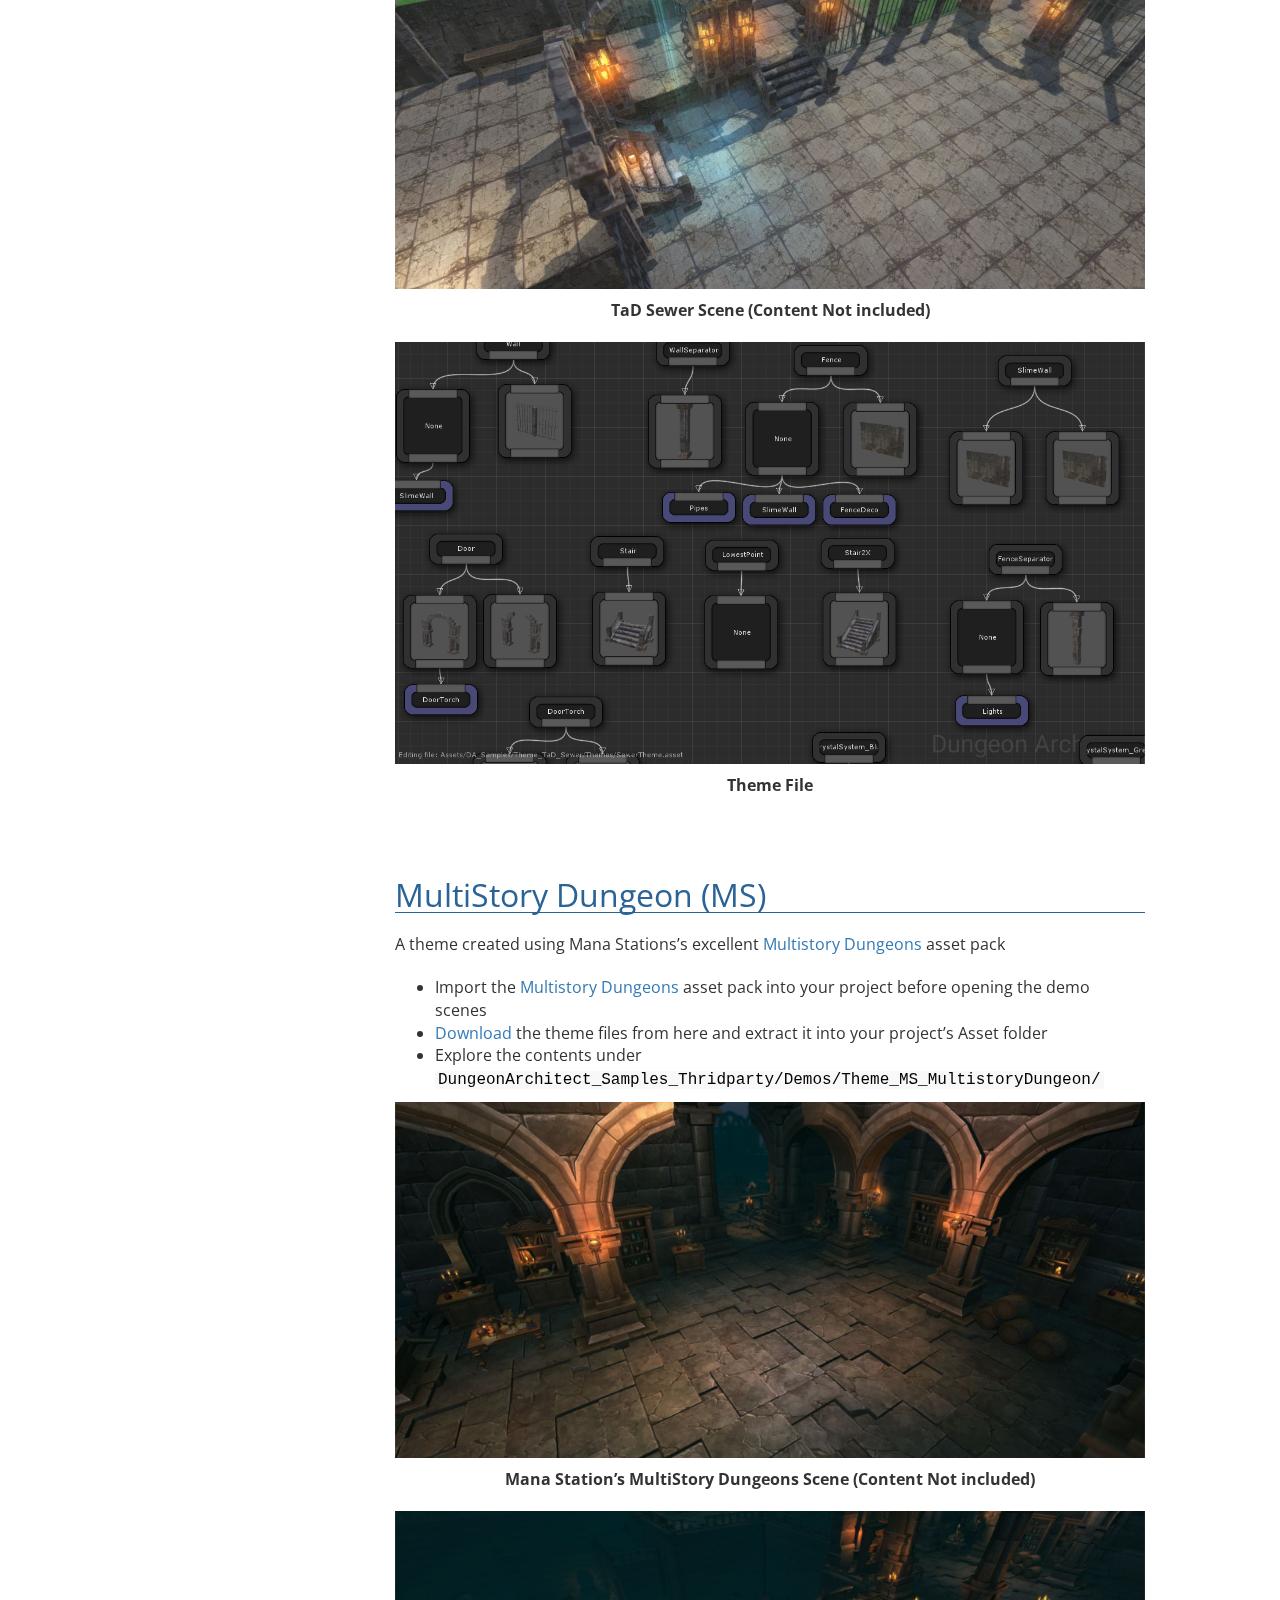
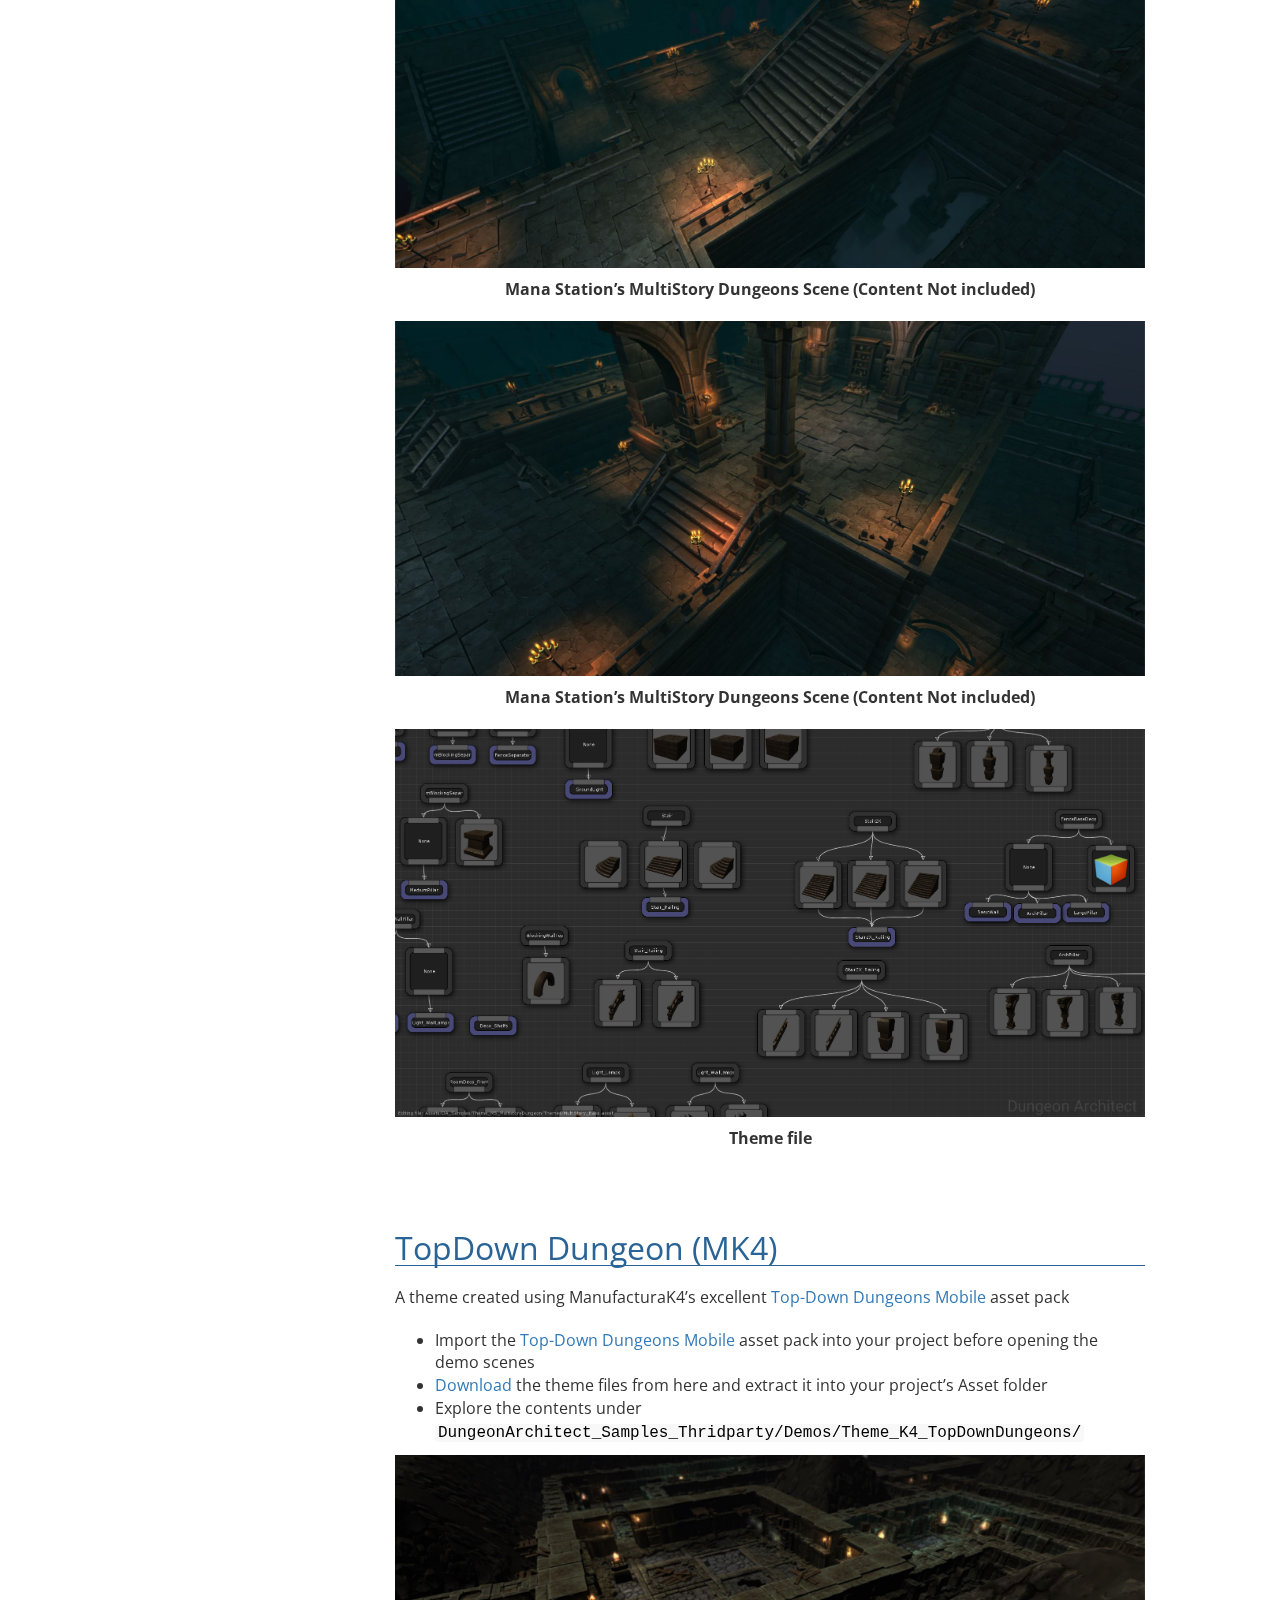
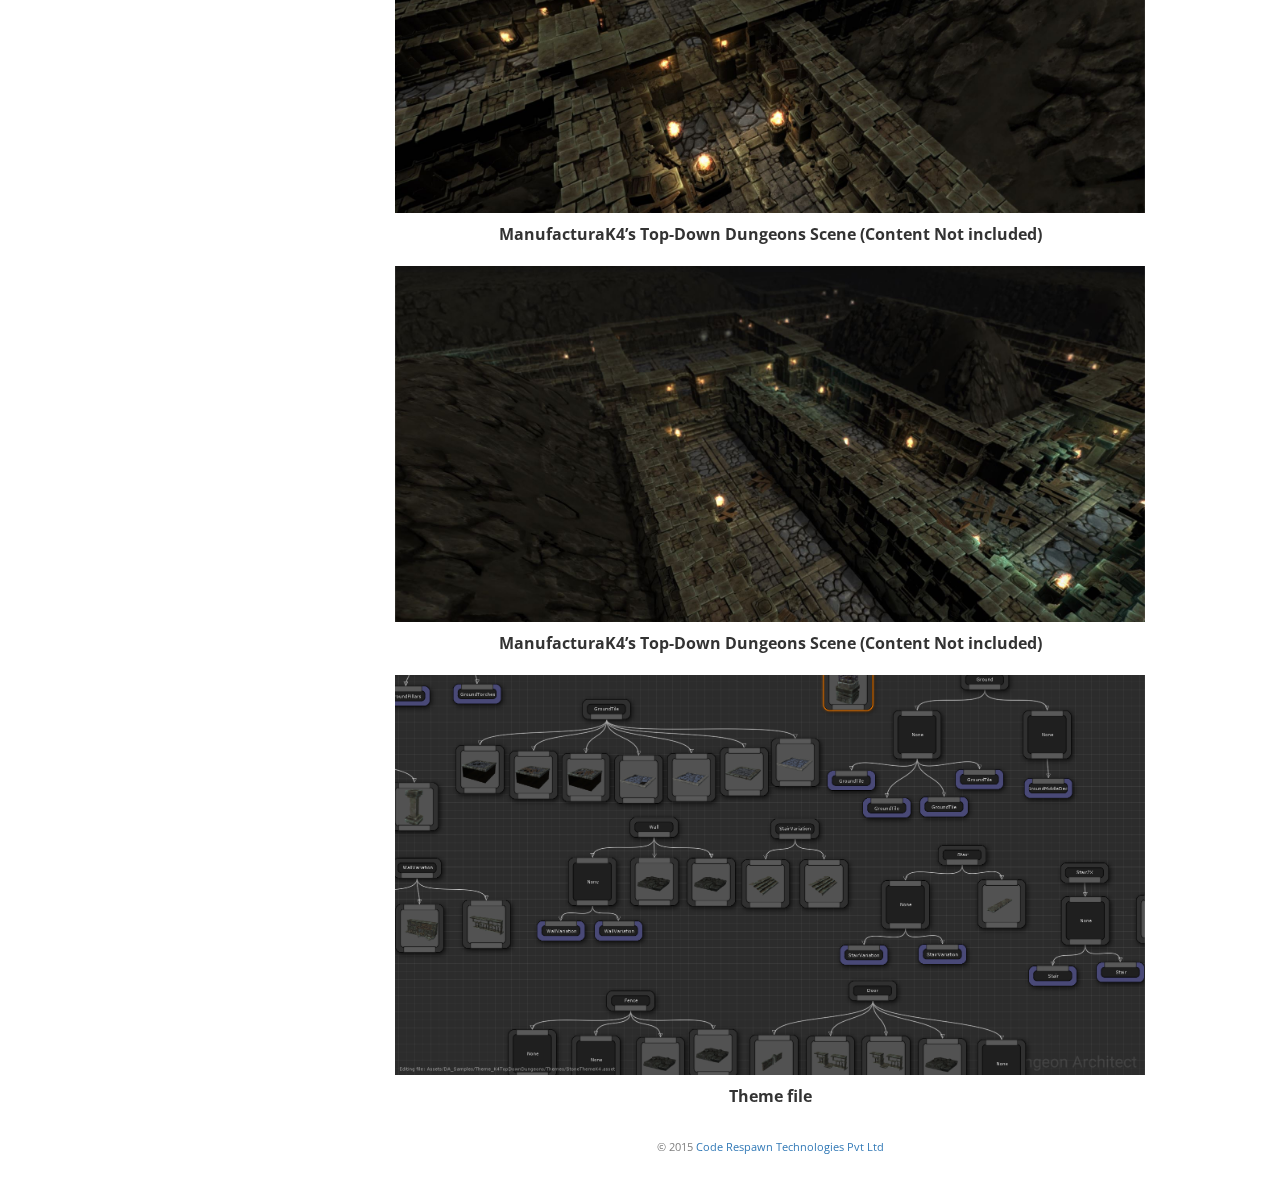
<file: stage/html/quick_start_1.0.0.html>
<!DOCTYPE html PUBLIC "-//W3C//DTD XHTML 1.0 Transitional//EN" "http://www.w3.org/TR/xhtml1/DTD/xhtml1-transitional.dtd">
<html xmlns="http://www.w3.org/1999/xhtml">
<head>
  <meta http-equiv="Content-Type" content="text/html; charset=utf-8" />
  <meta http-equiv="Content-Style-Type" content="text/css" />
  <meta name="generator" content="pandoc" />
  <meta name="author" content="for Unity 5" />
  <title>Dungeon Architect Quick Start Demos</title>
  <style type="text/css">code{white-space: pre;}</style>
    <meta charset="utf-8">
    <meta name="viewport" content="width=device-width, initial-scale=1">
    <link rel="stylesheet" href="../theme/css/bootstrap.min.css">
    <link rel="stylesheet" href="../theme/css/theme.css">
  
    <script src="../theme/js/jquery.min.js"></script>
    <script src="../theme/js/bootstrap.min.js"></script>
    <link rel="stylesheet" href="https://maxcdn.bootstrapcdn.com/font-awesome/4.5.0/css/font-awesome.min.css">
    <link href='https://fonts.googleapis.com/css?family=Open+Sans' rel='stylesheet' type='text/css'>
</head>
<body>

<script>

function getPdfUrl() {
	return "../pdf/quick_start_1.0.0.pdf";
}

</script>

  <link rel="stylesheet" href="../theme/highlight/styles/tomorrow.css">
  <script src="../theme/highlight/highlight.pack.js"></script>
  <script>hljs.initHighlightingOnLoad();</script>

<script>
 $(document).ready(function () {
	 $("#TOC").prependTo("#toc_host");
	 $("#TOC").attr("data-spy", "affix");
	 $("#TOC").attr("data-offset-top", "5");
	$("#TOC").addClass("bs-sidebar");
	$("#TOC").addClass("hidden-print");
	
	 $("#download_pdf").appendTo("#TOC");
	
	 /*
	*/
        var url = window.location.href;
        url = url.replace(window.location.hash, "");

	    // Will only work if string in href matches with location
        $('ul.nav a[href="' + url + '"]').parent().addClass('active');

    // Will also work for relative and absolute hrefs
        $('ul.nav a').filter(function () {
            return this.href == url;
        }).parent().addClass('active').parent().parent().addClass('active');

    });

// Smooth scroll
$(function() {
  $('a[href*=#]:not([href=#])').click(function() {
    if (location.pathname.replace(/^\//,'') == this.pathname.replace(/^\//,'') && location.hostname == this.hostname) {
      var target = $(this.hash);
      target = target.length ? target : $('[name=' + this.hash.slice(1) +']');
      if (target.length) {
        $('html,body').animate({
          scrollTop: target.offset().top
        }, 500);
        return false;
      }
    }
  });
});

</script>

<script>


$( document ).ready(function() {

	$('img.svg').each(function(){
		var $img = jQuery(this);
		var imgID = $img.attr('id');
		var imgClass = $img.attr('class');
		var imgURL = $img.attr('src');

		jQuery.get(imgURL, function(data) {
                // Get the SVG tag, ignore the rest
                var $svg = jQuery(data).find('svg');

                // Add replaced image's ID to the new SVG
                if(typeof imgID !== 'undefined') {
                	$svg = $svg.attr('id', imgID);
                }
                // Add replaced image's classes to the new SVG
                if(typeof imgClass !== 'undefined') {
                	$svg = $svg.attr('class', imgClass+' replaced-svg');
                }

                // Remove any invalid XML tags as per http://validator.w3.org
                $svg = $svg.removeAttr('xmlns:a');

                // Replace image with new SVG
                $img.replaceWith($svg);

            }, 'xml');

	});
});
 </script>

<div id="wrap">

  	<div class="container">
<script>
$(document).ready(function() {
	$('#TOC ul').each(function() {
		$(this).addClass("nav");

	});

	$('#TOC').children('ul').each(function() {
		$(this).addClass("bs-sidenav");
	});

  $('a[href="#TOC"]').each(function() {
    $(this).after($(this).text());
    $(this).remove();
  })


	$('.documentationBlock img').each(function() {

		$(this).addClass("width: 100%");
		$(this).addClass("height:100%");
		$(this).addClass('img-responsive');

	});
	$('body').scrollspy({ target: '#TOC' })

	$('img').on('load', function(e) {
    	$('body').scrollspy('refresh');
    });

});

</script>

<div class="row documentationBlock">
		<div class="col-md-3" id="toc_host">
			<div id="download_pdf"><a href="javascript:document.location.href=getPdfUrl();" target="_blank"><i class="fa fa-file-pdf-o"></i> Download PDF</a></div>
		</div>
		<div class="col-md-9" style="font-family: 'Open Sans', sans-serif;">
<div class="branding-logo">
	<img src="../assets/images/unity_logo.png">
</div>
			<div class="version-block">
			  <div class="dropdown" style="display: inline">
			    <button class="btn btn-primary dropdown-toggle" type="button" data-toggle="dropdown">Version
			    <span class="caret"></span></button>
			    <ul class="dropdown-menu">
			    				<li><a href="quick_start_1.6.0.html">1.6.0</a></li>
				<li><a href="quick_start_1.4.0.html">1.4.0</a></li>
				<li><a href="quick_start_1.1.0.html">1.1.0</a></li>
				<li><a href="quick_start_1.0.0.html">1.0.0</a></li>
			    </ul>
			  </div>
			  <div class="version-number">1.0.0</div>
			</div>
<div id="header">
<h1 class="title">Dungeon Architect Quick Start Demos</h1>
<h2 class="author">for Unity 5</h2>
</div>
<div id="TOC">
<ul>
<li><a href="#sample-content">Sample Content</a></li>
<li><a href="#candy-theme">Candy Theme</a><ul>
<li><a href="#design-time-generation">Design Time Generation</a></li>
<li><a href="#runtime-generation">Runtime Generation</a></li>
</ul></li>
<li><a href="#simple-shapes-theme">Simple Shapes Theme</a></li>
<li><a href="#moba-theme-mk4">MOBA Theme (MK4)</a></li>
<li><a href="#interiors-theme-mk4">Interiors Theme (MK4)</a><ul>
<li><a href="#wooden-theme">Wooden Theme</a></li>
<li><a href="#stone-theme">Stone Theme</a></li>
<li><a href="#mixed-theme">Mixed Theme</a></li>
</ul></li>
<li><a href="#tad-sewer-3dforge">TaD Sewer (3DForge)</a></li>
<li><a href="#multistory-dungeon-ms">MultiStory Dungeon (MS)</a></li>
<li><a href="#topdown-dungeon-mk4">TopDown Dungeon (MK4)</a></li>
</ul>
</div>
<h1 id="sample-content">Sample Content</h1>
<p>Dungeon Architect comes with sample content to quickly get you started. It contain free modular assets (Candy) and pre-designed theme files for some of the famous modular assets in the asset store</p>
<h1 id="candy-theme">Candy Theme</h1>
<p>Dungeon Architect ships with a set of free modular assets to help you get started.</p>
<div class="figure">
<img src="../assets/images/candy_01.jpg" alt="Level generated using the Candy Theme" />
<p class="caption">Level generated using the Candy Theme</p>
</div>
<p>Explore the contents under <code>DungeonArchitect_Samples/Theme_Candy/</code></p>
<p>The theme file used to generate the level is located here:</p>
<p><code>DungeonArchitect_Samples/Theme_Candy/Themes/CandyDungeonTheme.asset</code></p>
<div class="figure">
<img src="../assets/images/candy_theme.png" alt="Free Candy Theme" />
<p class="caption">Free Candy Theme</p>
</div>
<h2 id="design-time-generation">Design Time Generation</h2>
<p>This scene has a dungeon actor setup with the Candy theme.</p>
<p>Select the DungeonGrid actor and click “Build Dungeon” button. Change the <strong>Seed</strong> variable in the configuration to get a different layout</p>
<p>Scene Location: <code>DungeonArchitect_Samples/Theme_Candy/Scenes/DemoScene</code></p>

<h2 id="runtime-generation">Runtime Generation</h2>
<p>This demo shows how you can build a new layout at runtime. Play the scene and use the following controls</p>
<ul>
<li><strong>Space</strong>: Build a new dungeon layout</li>
<li><strong>Right Mouse</strong>: Look Around</li>
<li><strong>WASD</strong>: Move the camera</li>
</ul>
<p>Scene Location: <code>DungeonArchitect_Samples/Theme_Candy/Scenes/RuntimeGeneration</code></p>

<h1 id="simple-shapes-theme">Simple Shapes Theme</h1>
<p>Another example of a theme generated using simple basic shapes</p>
<p>Explore the contents under <code>DungeonArchitect_Samples/Theme_SimpleShapes/</code></p>
<p>Scene Location: <code>DungeonArchitect_Samples/Theme_SimpleShapes/Scenes/BasicShapesDemo</code></p>
<div class="figure">
<img src="../assets/images/simple_shapes_01.jpg" alt="Simple Shapes Scene" />
<p class="caption">Simple Shapes Scene</p>
</div>
<div class="figure">
<img src="../assets/images/simple_shapes_01_theme.png" alt="Theme File" />
<p class="caption">Theme File</p>
</div>

<h1 id="moba-theme-mk4">MOBA Theme (MK4)</h1>
<p>A theme created using ManufacturaK4’s excellent <a href="https://www.assetstore.unity3d.com/en/#!/content/28234">Tower Defense and MOBA</a> asset pack I’ve designed a few themes around some paid art assets in the asset store.</p>
<ul>
<li>Import the <a href="https://www.assetstore.unity3d.com/en/#!/content/28234">Tower Defense and MOBA</a> asset pack into your project before opening the demo scenes</li>
<li><a href="http://coderespawn.github.io/dungeon-architect-quick-start-unity-thridparty/Builds/DungeonArchitect_Samples_Thridparty.zip">Download</a> the theme files from here and extract it into your project’s Asset folder</li>
<li>Explore the contents under <code>DungeonArchitect_Samples_Thridparty/Demos/Theme_K4_Moba/</code></li>
</ul>
<div class="figure">
<img src="../assets/images/moba_01.jpg" alt="ManufacturaK4’s Moba Scene (Content Not included)" />
<p class="caption">ManufacturaK4’s Moba Scene (Content Not included)</p>
</div>
<div class="figure">
<img src="../assets/images/moba_02.jpg" alt="ManufacturaK4’s Moba Scene (Content Not included)" />
<p class="caption">ManufacturaK4’s Moba Scene (Content Not included)</p>
</div>
<div class="figure">
<img src="../assets/images/moba_03.jpg" alt="ManufacturaK4’s Moba Scene (Content Not included)" />
<p class="caption">ManufacturaK4’s Moba Scene (Content Not included)</p>
</div>
<div class="figure">
<img src="../assets/images/moba_theme.png" alt="Theme File Fragment" />
<p class="caption">Theme File Fragment</p>
</div>

<h1 id="interiors-theme-mk4">Interiors Theme (MK4)</h1>
<p>A theme created using ManufacturaK4’s excellent <a href="https://www.assetstore.unity3d.com/en/#!/content/18139">Top-Down Interiors</a> asset pack</p>
<ul>
<li>Import the <a href="https://www.assetstore.unity3d.com/en/#!/content/18139">Top-Down Interiors</a> asset pack into your project before opening the demo scenes</li>
<li><a href="http://coderespawn.github.io/dungeon-architect-quick-start-unity-thridparty/Builds/DungeonArchitect_Samples_Thridparty.zip">Download</a> the theme files from here and extract it into your project’s Asset folder</li>
<li>Explore the contents under <code>DungeonArchitect_Samples_Thridparty/Demos/Theme_K4_Interiors/</code></li>
</ul>
<h2 id="wooden-theme">Wooden Theme</h2>
<p>Scene Location: <code>DungeonArchitect_Samples_Thridparty/Demos/Theme_K4_Interiors/Scenes/01_PalaceWood</code></p>
<div class="figure">
<img src="../assets/images/interior_wood_01.jpg" alt="Wooden Theme (Content Not included)" />
<p class="caption">Wooden Theme (Content Not included)</p>
</div>
<div class="figure">
<img src="../assets/images/interior_wood_02.jpg" alt="Wooden Theme (Content Not included)" />
<p class="caption">Wooden Theme (Content Not included)</p>
</div>
<div class="figure">
<img src="../assets/images/interior_wood_theme.png" alt="Theme File" />
<p class="caption">Theme File</p>
</div>

<h2 id="stone-theme">Stone Theme</h2>
<p>Scene Location: <code>DungeonArchitect_Samples_Thridparty/Demos/Theme_K4_Interiors/Scenes/02_PalaceStone</code></p>
<div class="figure">
<img src="../assets/images/interior_stone_01.jpg" alt="Stone Theme (Content Not included)" />
<p class="caption">Stone Theme (Content Not included)</p>
</div>
<div class="figure">
<img src="../assets/images/interior_stone_theme.png" alt="Theme File" />
<p class="caption">Theme File</p>
</div>

<h2 id="mixed-theme">Mixed Theme</h2>
<p>Scene Location: <code>DungeonArchitect_Samples_Thridparty/Demos/Theme_K4_Interiors/Scenes/03_StoneWood_Mixed</code></p>
<p>This sample shows how you can mix two different themes using a <em>Theme Override Volume</em></p>
<div class="figure">
<img src="../assets/images/interior_mixed_01.jpg" alt="Multiple Themes (Content Not included)" />
<p class="caption">Multiple Themes (Content Not included)</p>
</div>

<h1 id="tad-sewer-3dforge">TaD Sewer (3DForge)</h1>
<p>A theme created using 3DForge’s excellent <a href="https://www.assetstore.unity3d.com/en/#!/content/12867">TaD Sewer Kit</a> asset pack</p>
<ul>
<li>Import the <a href="https://www.assetstore.unity3d.com/en/#!/content/12867">TaD Sewer Kit</a> asset pack into your project before opening the demo scenes</li>
<li><a href="http://coderespawn.github.io/dungeon-architect-quick-start-unity-thridparty/Builds/DungeonArchitect_Samples_Thridparty.zip">Download</a> the theme files from here and extract it into your project’s Asset folder</li>
<li>Explore the contents under <code>DungeonArchitect_Samples_Thridparty/Demos/Theme_3DF_TaDSewer/</code></li>
</ul>
<div class="figure">
<img src="../assets/images/sewer_01.jpg" alt="TaD Sewer Scene (Content Not included)" />
<p class="caption">TaD Sewer Scene (Content Not included)</p>
</div>
<div class="figure">
<img src="../assets/images/sewer_02.jpg" alt="TaD Sewer Scene (Content Not included)" />
<p class="caption">TaD Sewer Scene (Content Not included)</p>
</div>
<div class="figure">
<img src="../assets/images/sewer_theme.png" alt="Theme File" />
<p class="caption">Theme File</p>
</div>

<h1 id="multistory-dungeon-ms">MultiStory Dungeon (MS)</h1>
<p>A theme created using Mana Stations’s excellent <a href="https://www.assetstore.unity3d.com/en/#!/content/33955">Multistory Dungeons</a> asset pack</p>
<ul>
<li>Import the <a href="https://www.assetstore.unity3d.com/en/#!/content/33955">Multistory Dungeons</a> asset pack into your project before opening the demo scenes</li>
<li><a href="http://coderespawn.github.io/dungeon-architect-quick-start-unity-thridparty/Builds/DungeonArchitect_Samples_Thridparty.zip">Download</a> the theme files from here and extract it into your project’s Asset folder</li>
<li>Explore the contents under <code>DungeonArchitect_Samples_Thridparty/Demos/Theme_MS_MultistoryDungeon/</code></li>
</ul>
<div class="figure">
<img src="../assets/images/ms_01.jpg" alt="Mana Station’s MultiStory Dungeons Scene (Content Not included)" />
<p class="caption">Mana Station’s MultiStory Dungeons Scene (Content Not included)</p>
</div>
<div class="figure">
<img src="../assets/images/ms_02.jpg" alt="Mana Station’s MultiStory Dungeons Scene (Content Not included)" />
<p class="caption">Mana Station’s MultiStory Dungeons Scene (Content Not included)</p>
</div>
<div class="figure">
<img src="../assets/images/ms_03.jpg" alt="Mana Station’s MultiStory Dungeons Scene (Content Not included)" />
<p class="caption">Mana Station’s MultiStory Dungeons Scene (Content Not included)</p>
</div>
<div class="figure">
<img src="../assets/images/ms_theme.png" alt="Theme file" />
<p class="caption">Theme file</p>
</div>

<h1 id="topdown-dungeon-mk4">TopDown Dungeon (MK4)</h1>
<p>A theme created using ManufacturaK4’s excellent <a href="https://www.assetstore.unity3d.com/en/#!/content/8000">Top-Down Dungeons Mobile</a> asset pack</p>
<ul>
<li>Import the <a href="https://www.assetstore.unity3d.com/en/#!/content/8000">Top-Down Dungeons Mobile</a> asset pack into your project before opening the demo scenes</li>
<li><a href="http://coderespawn.github.io/dungeon-architect-quick-start-unity-thridparty/Builds/DungeonArchitect_Samples_Thridparty.zip">Download</a> the theme files from here and extract it into your project’s Asset folder</li>
<li>Explore the contents under <code>DungeonArchitect_Samples_Thridparty/Demos/Theme_K4_TopDownDungeons/</code></li>
</ul>
<div class="figure">
<img src="../assets/images/tdd_01.jpg" alt="ManufacturaK4’s Top-Down Dungeons Scene (Content Not included)" />
<p class="caption">ManufacturaK4’s Top-Down Dungeons Scene (Content Not included)</p>
</div>
<div class="figure">
<img src="../assets/images/tdd_02.jpg" alt="ManufacturaK4’s Top-Down Dungeons Scene (Content Not included)" />
<p class="caption">ManufacturaK4’s Top-Down Dungeons Scene (Content Not included)</p>
</div>
<div class="figure">
<img src="../assets/images/tdd_theme.png" alt="Theme file" />
<p class="caption">Theme file</p>
</div>
<div id="footer">
  &copy; 2015 <a href="http://coderespawn.com/">Code Respawn Technologies Pvt Ltd</a>
</div>

</div>

</div>
</body>
</html>
</file>
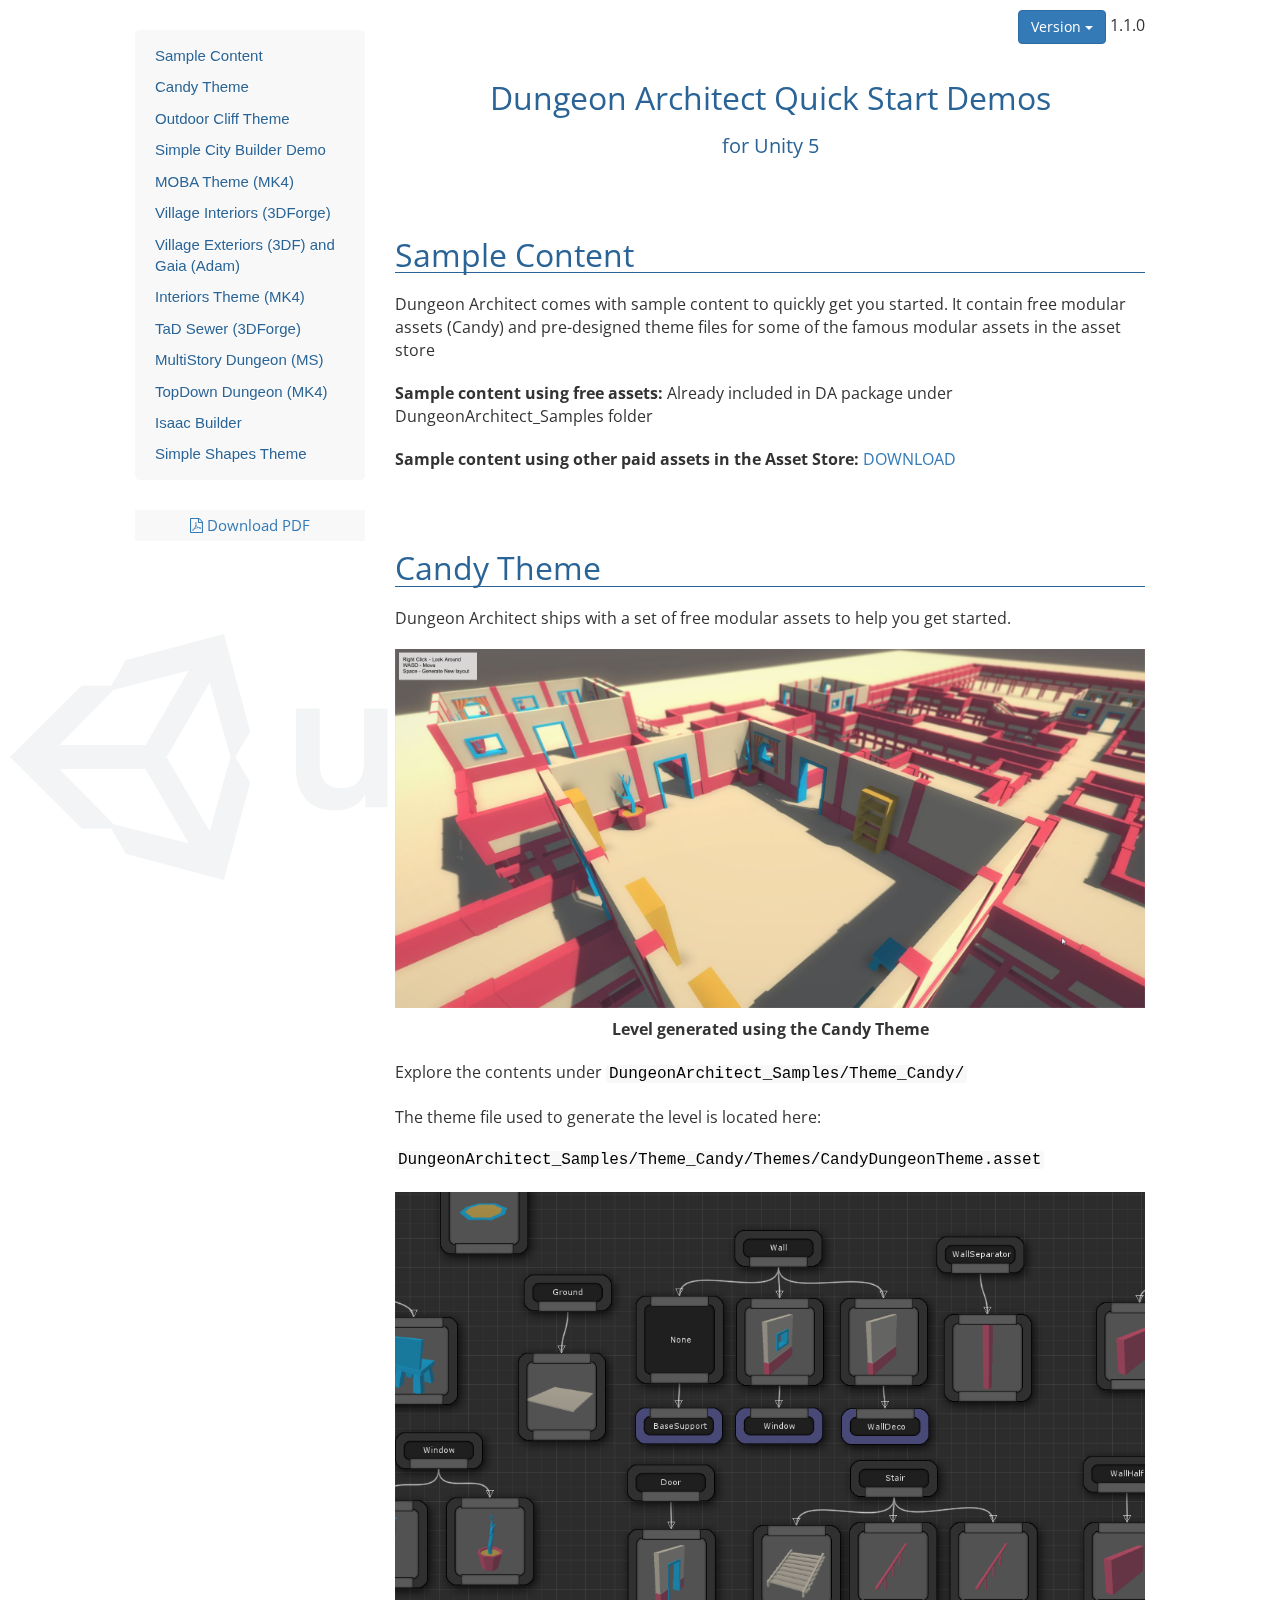
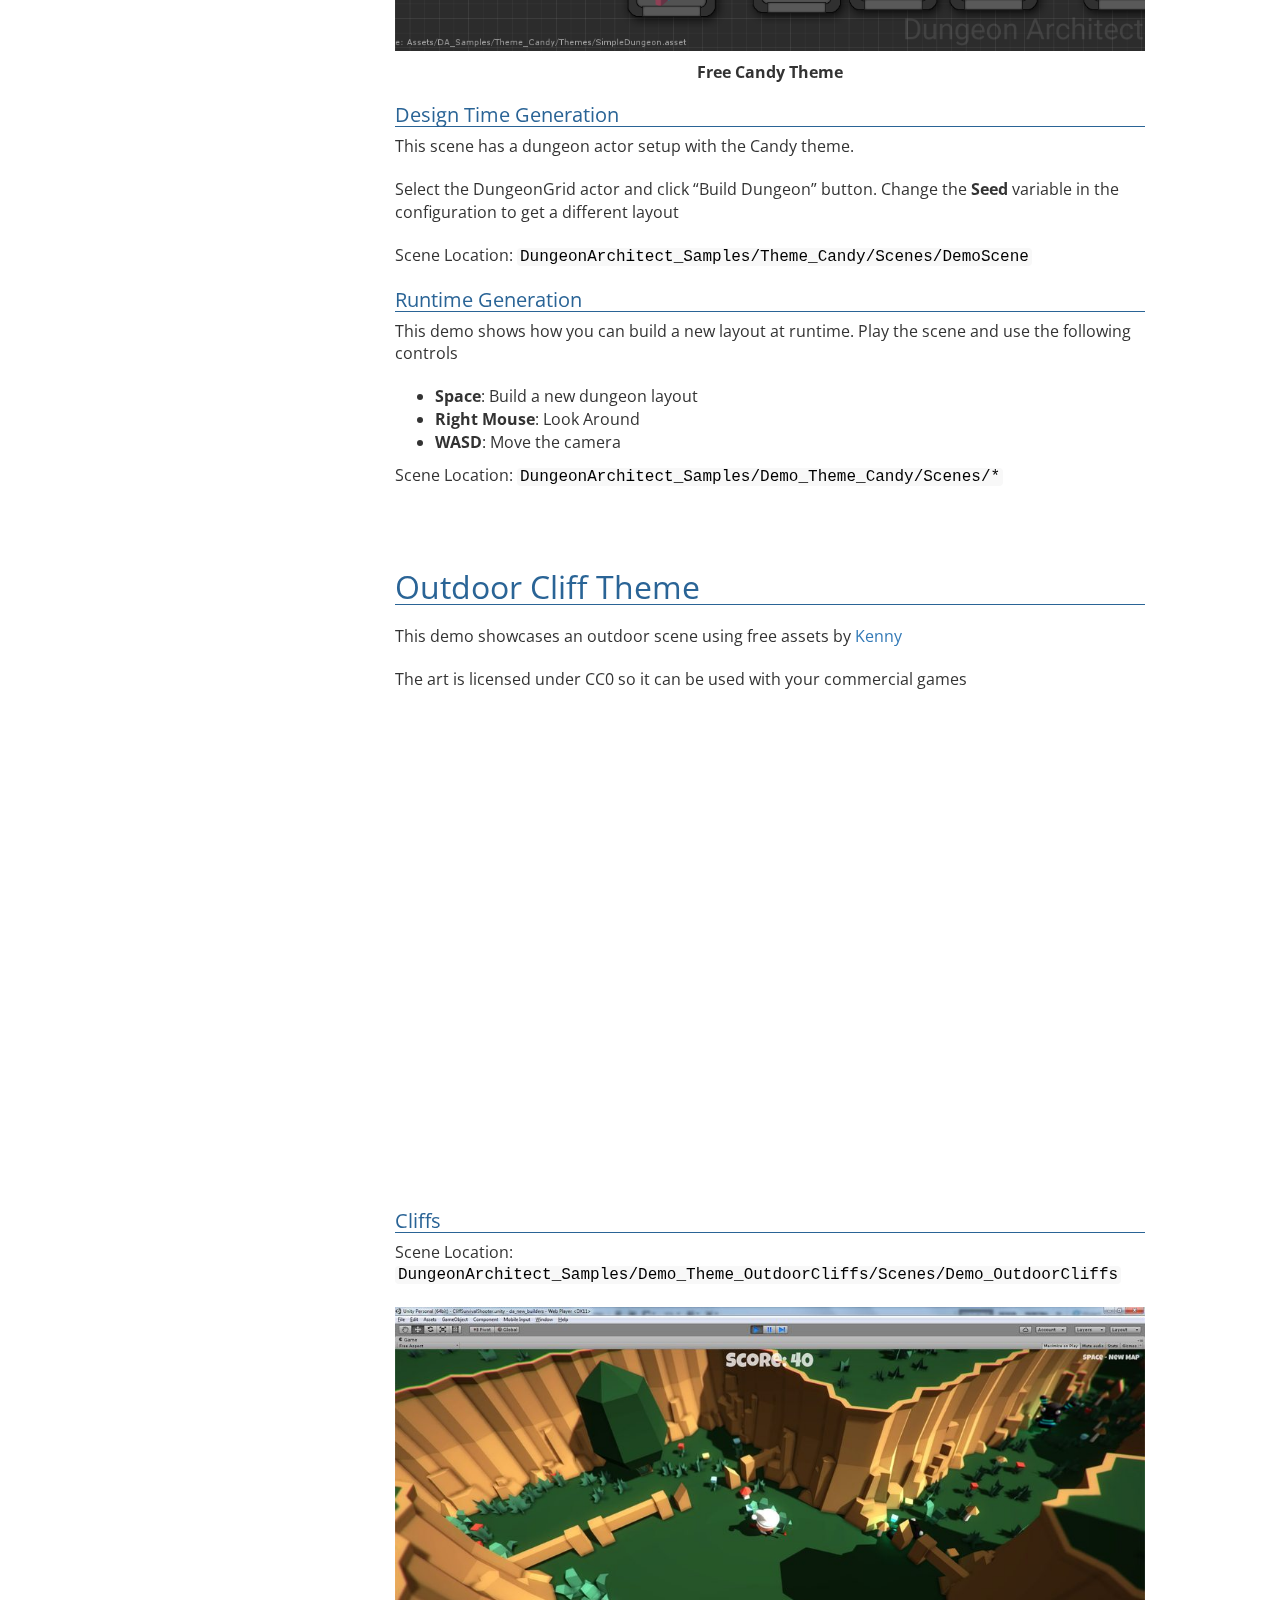
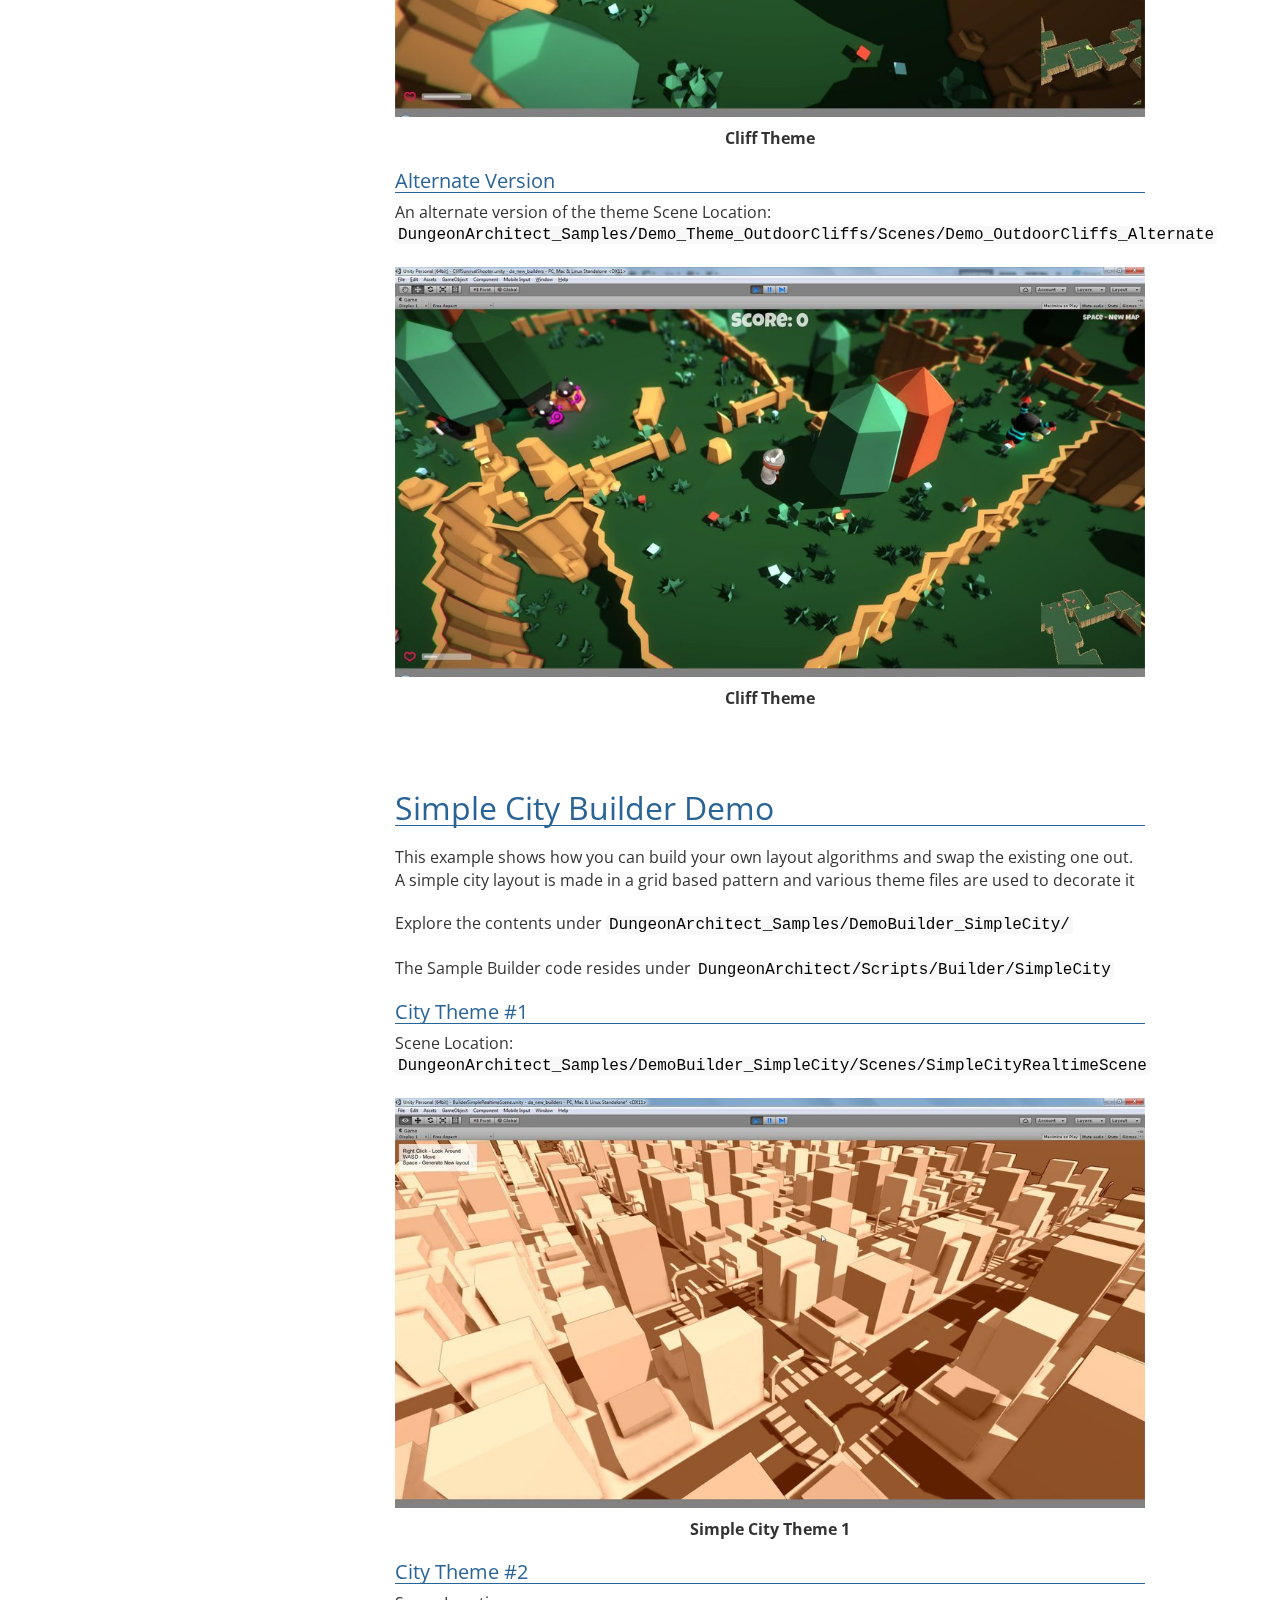
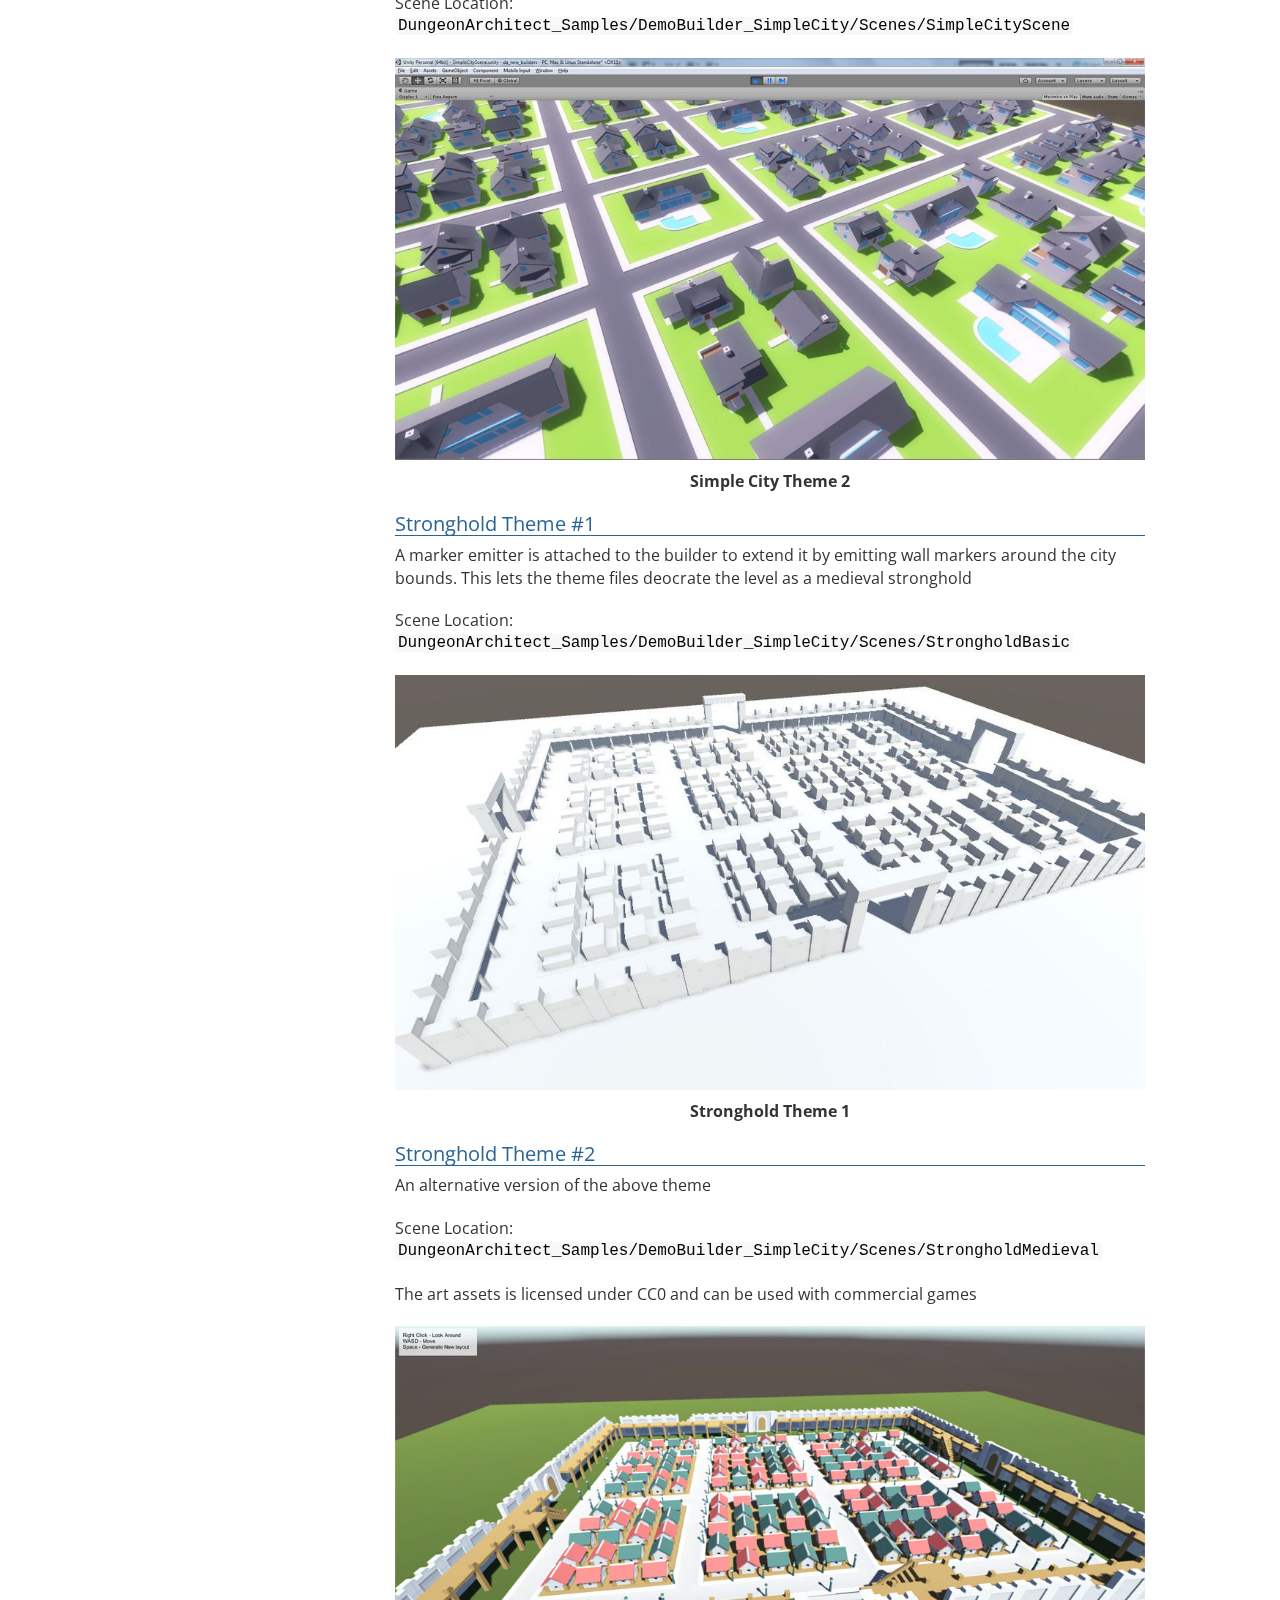
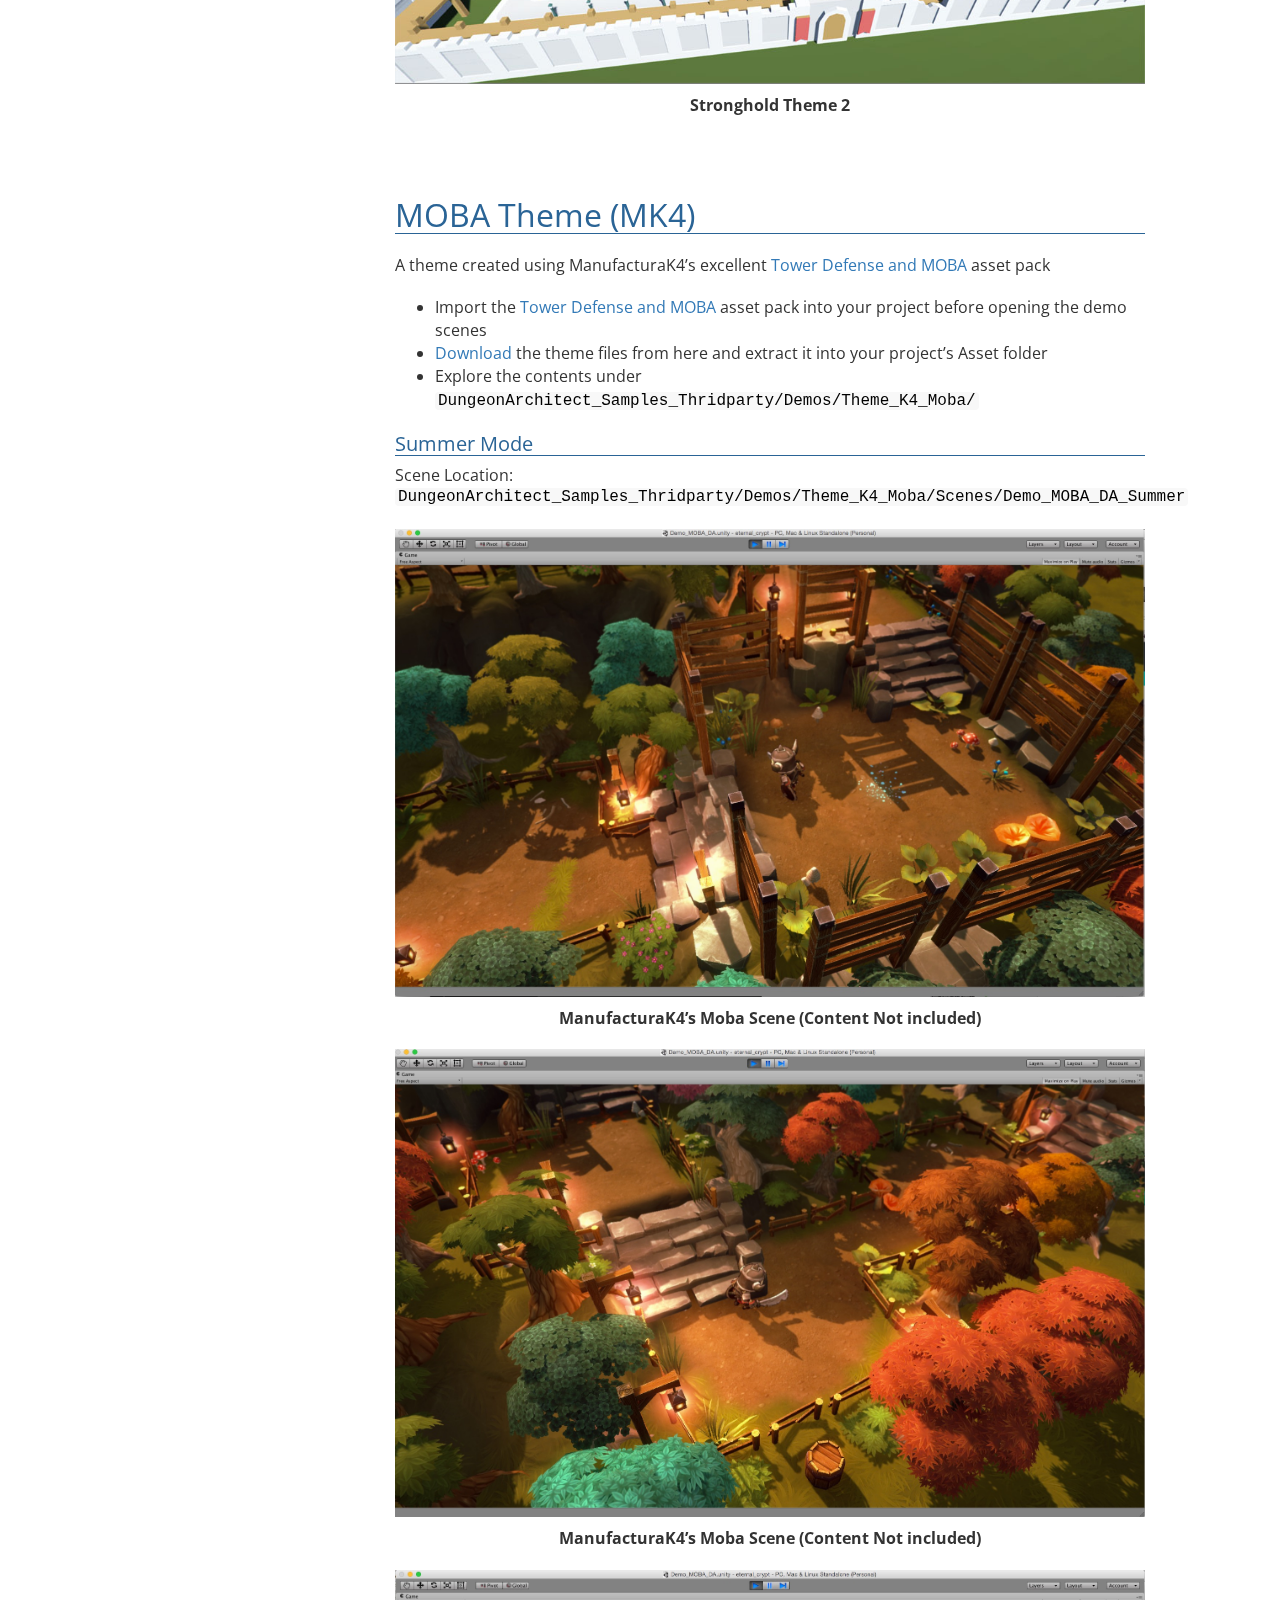
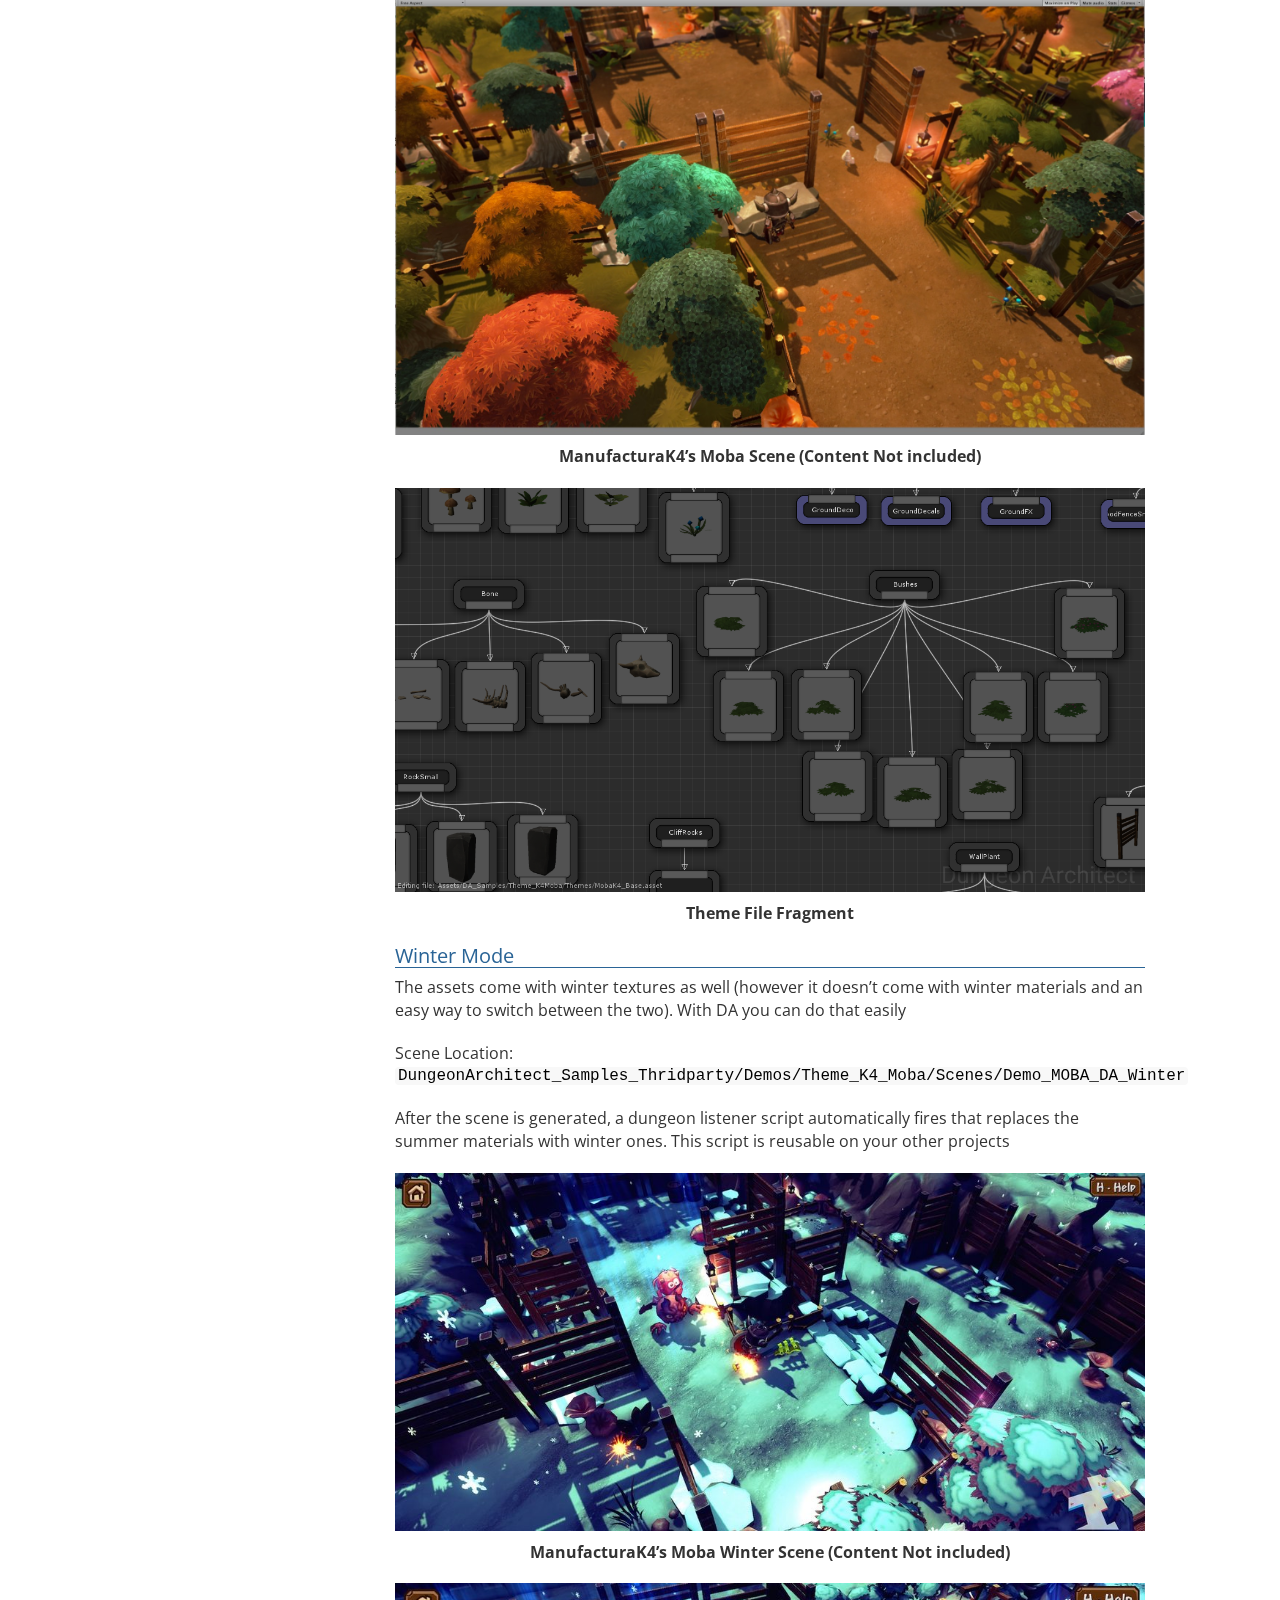
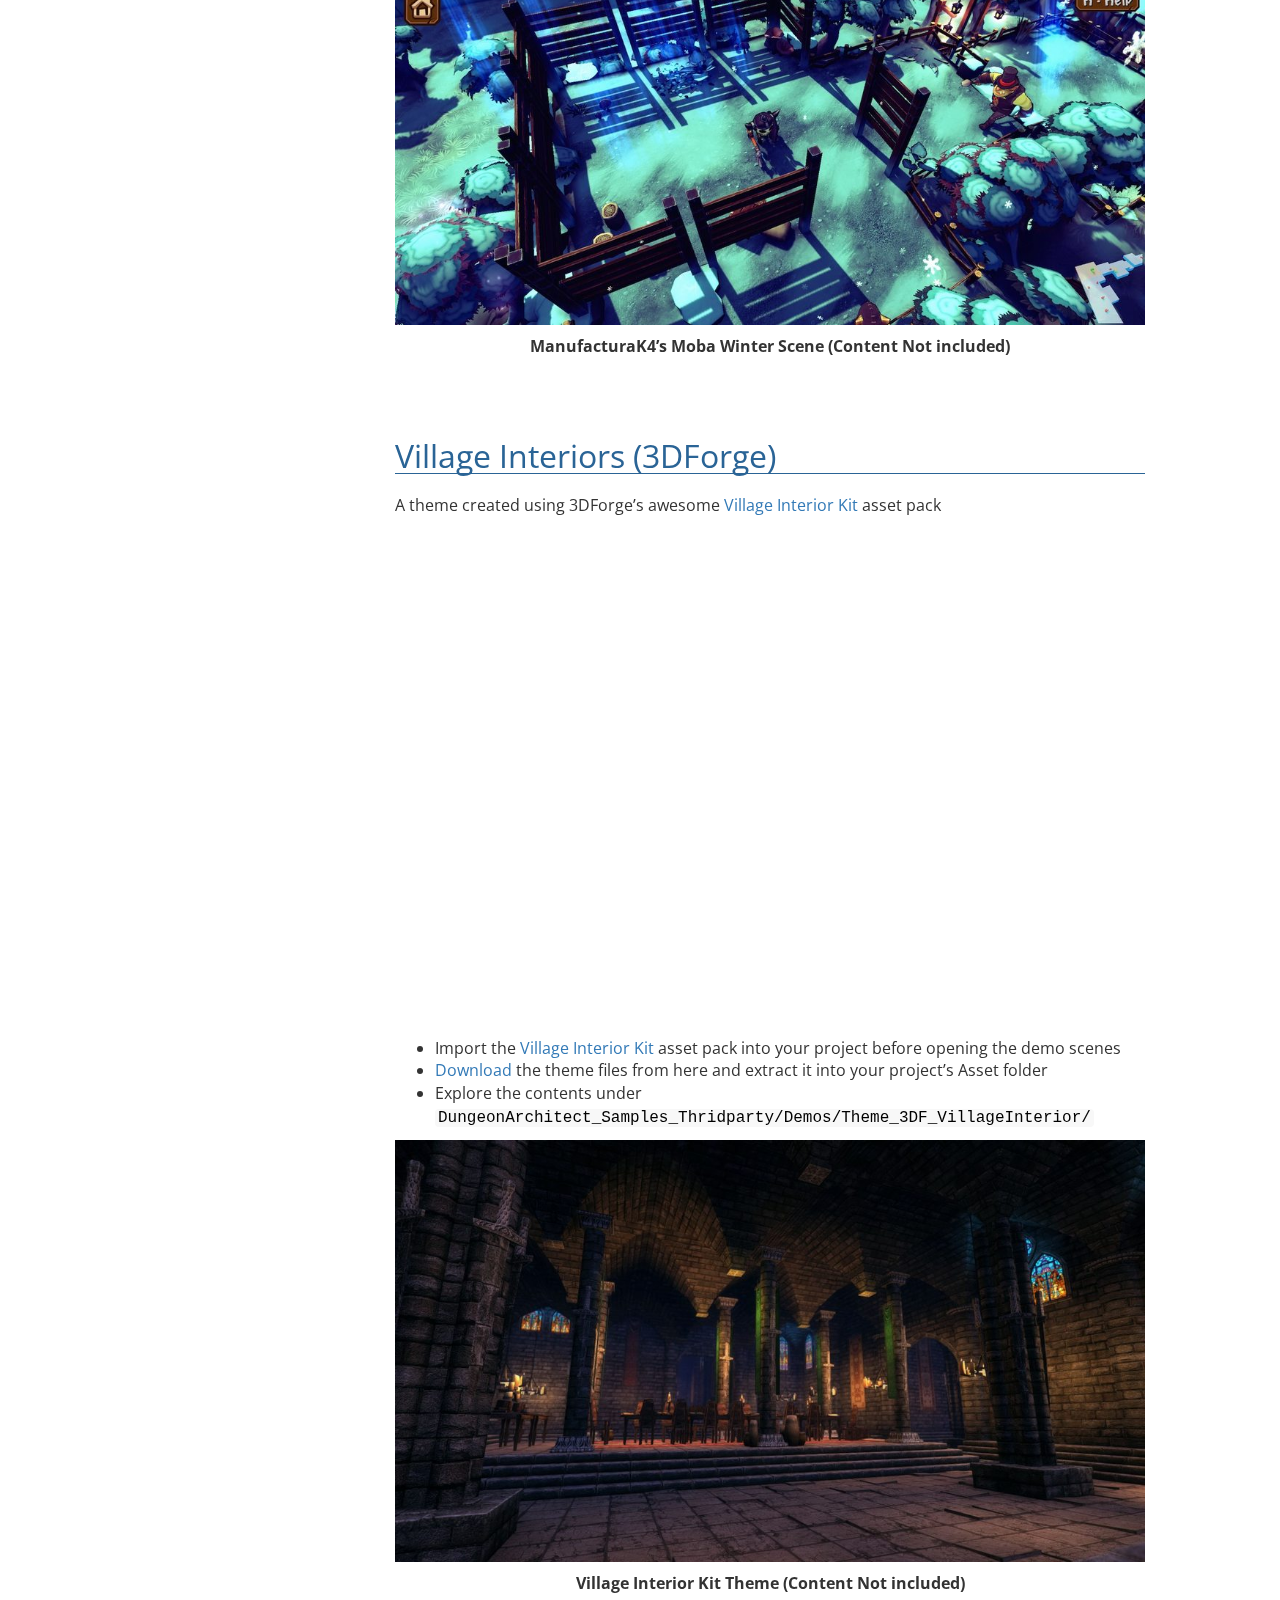
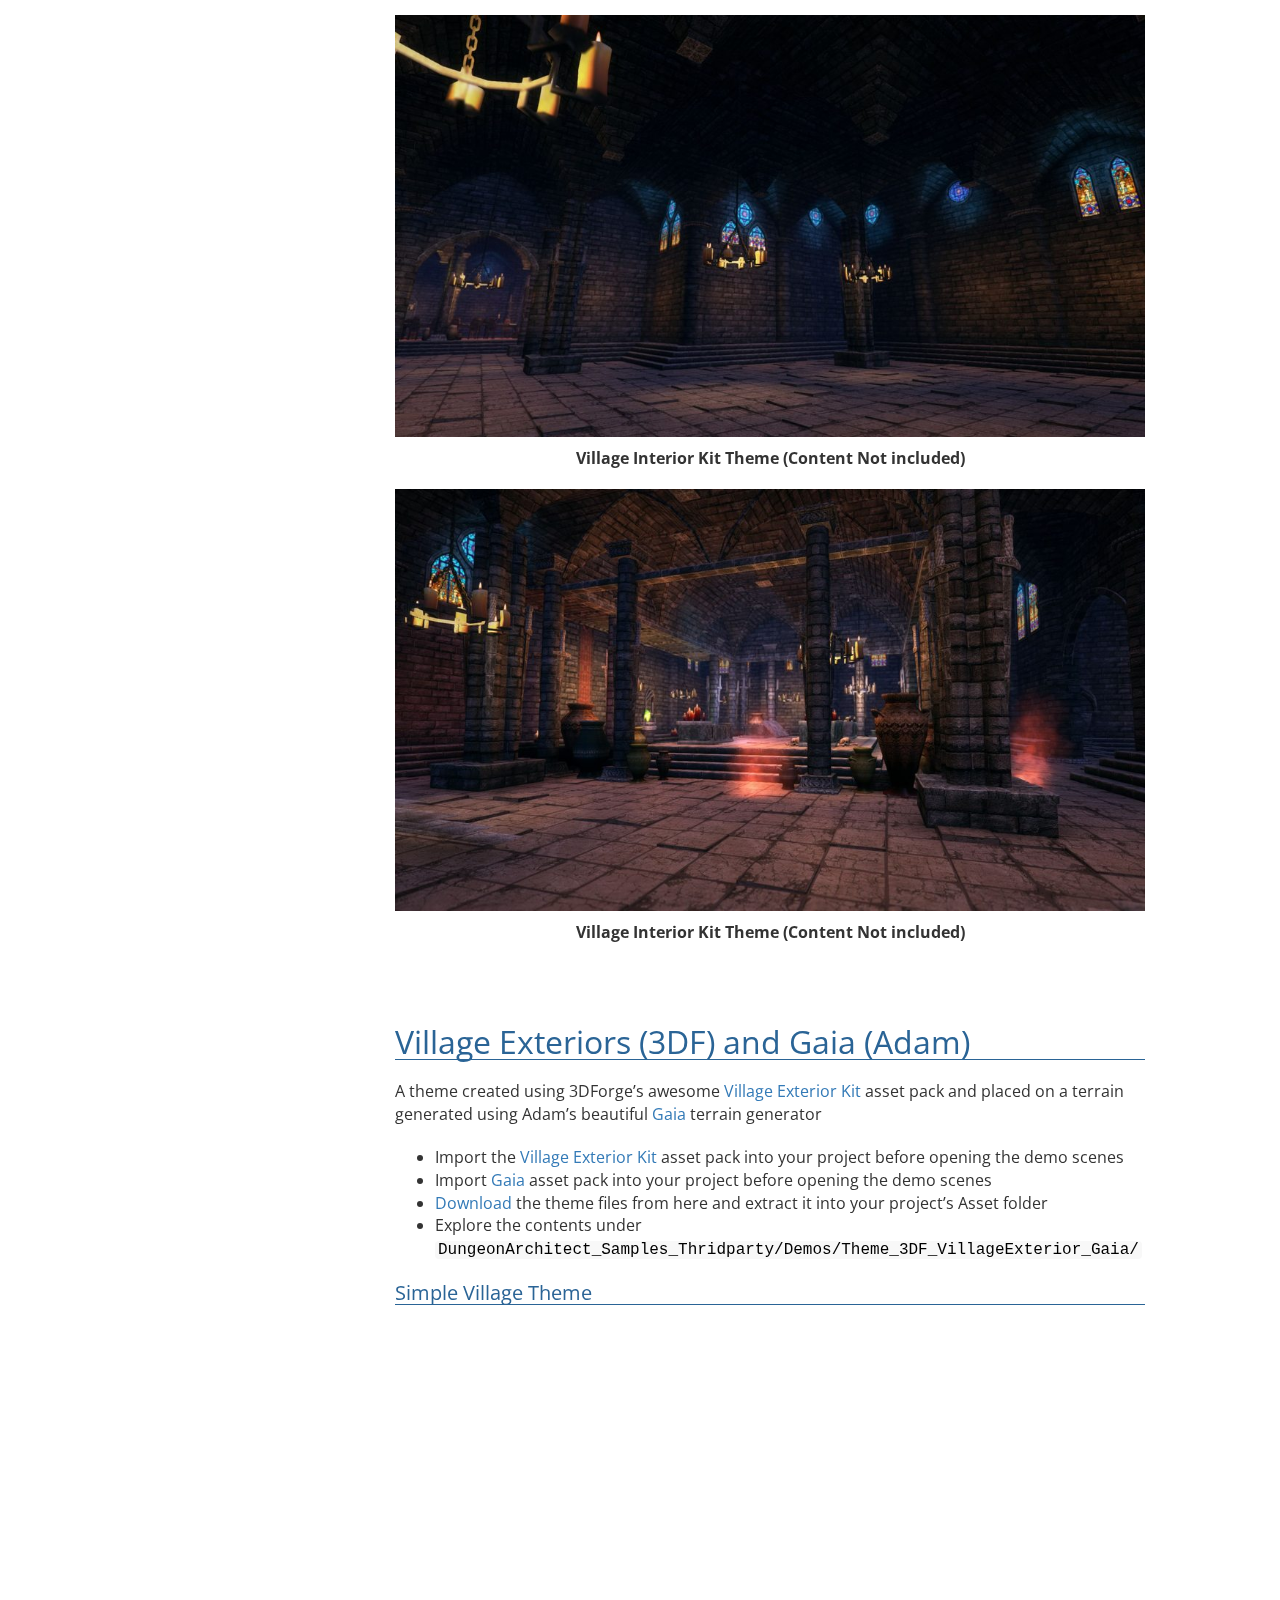
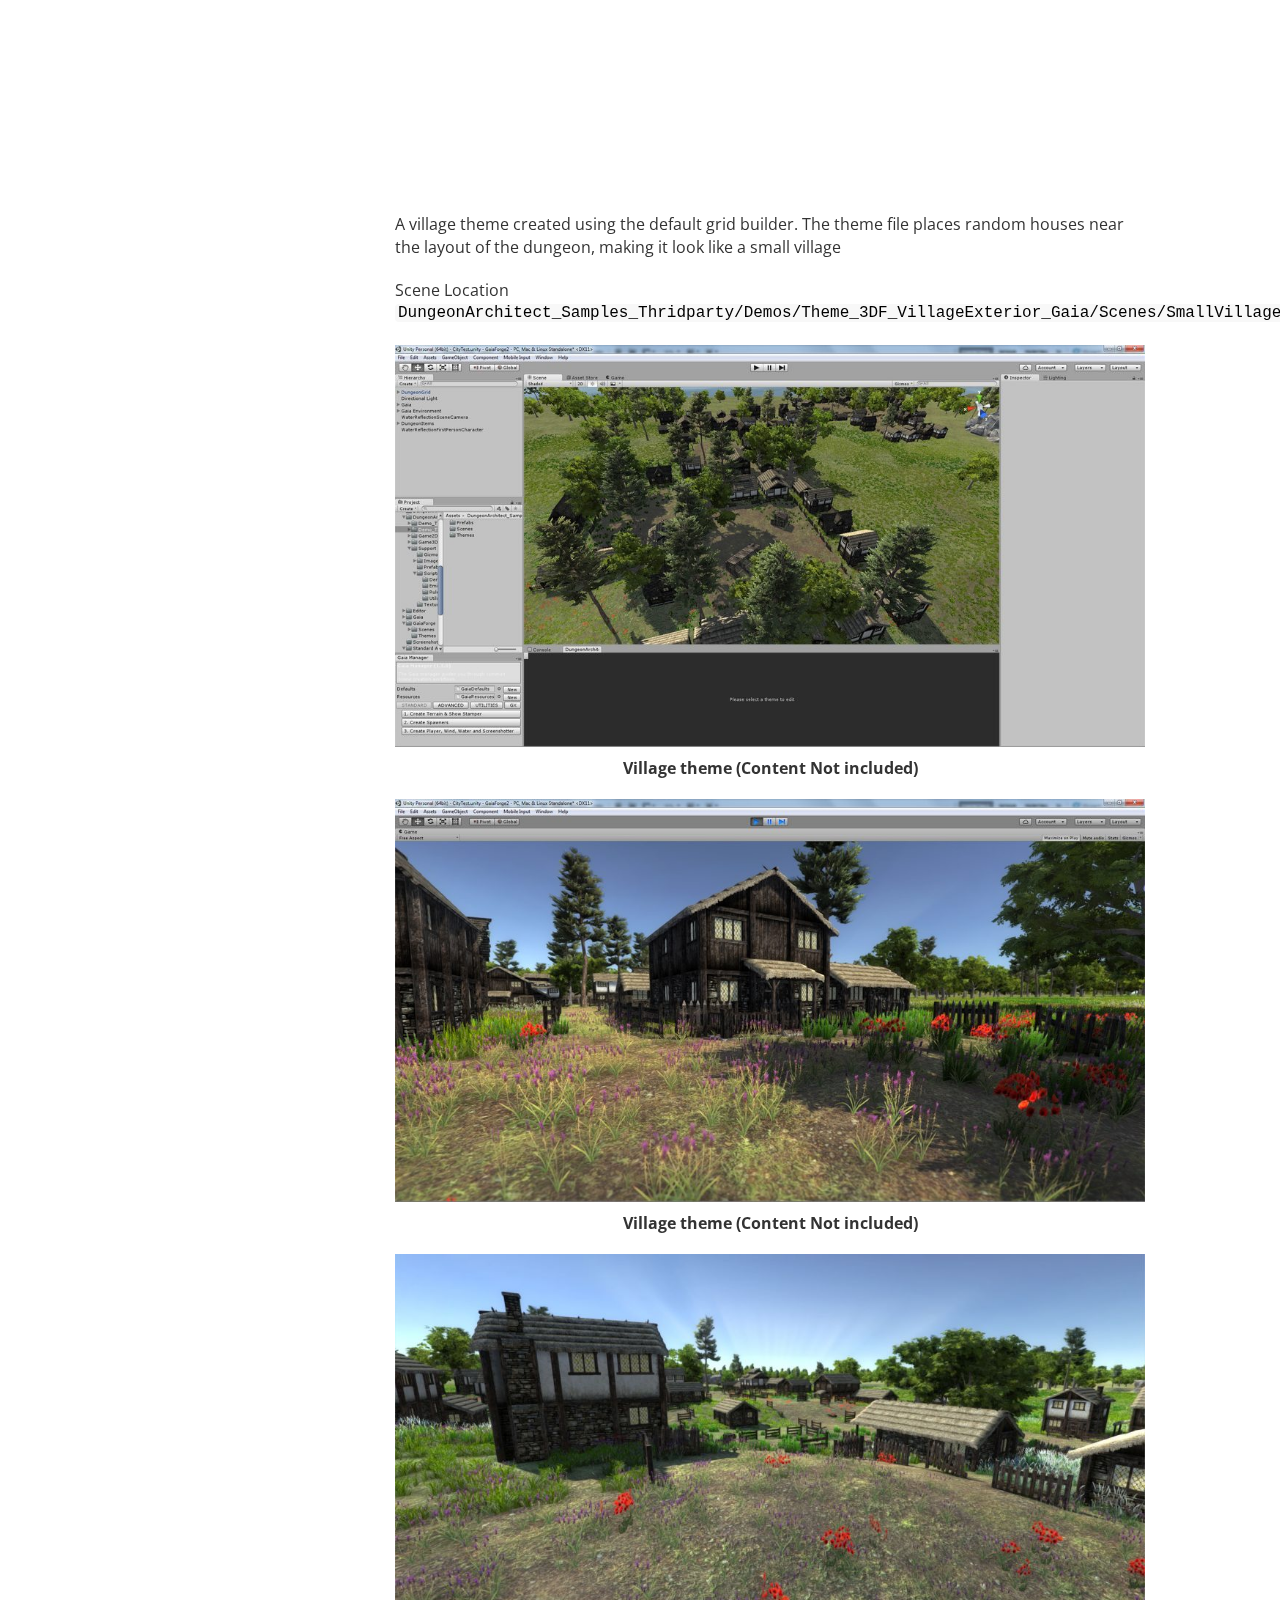
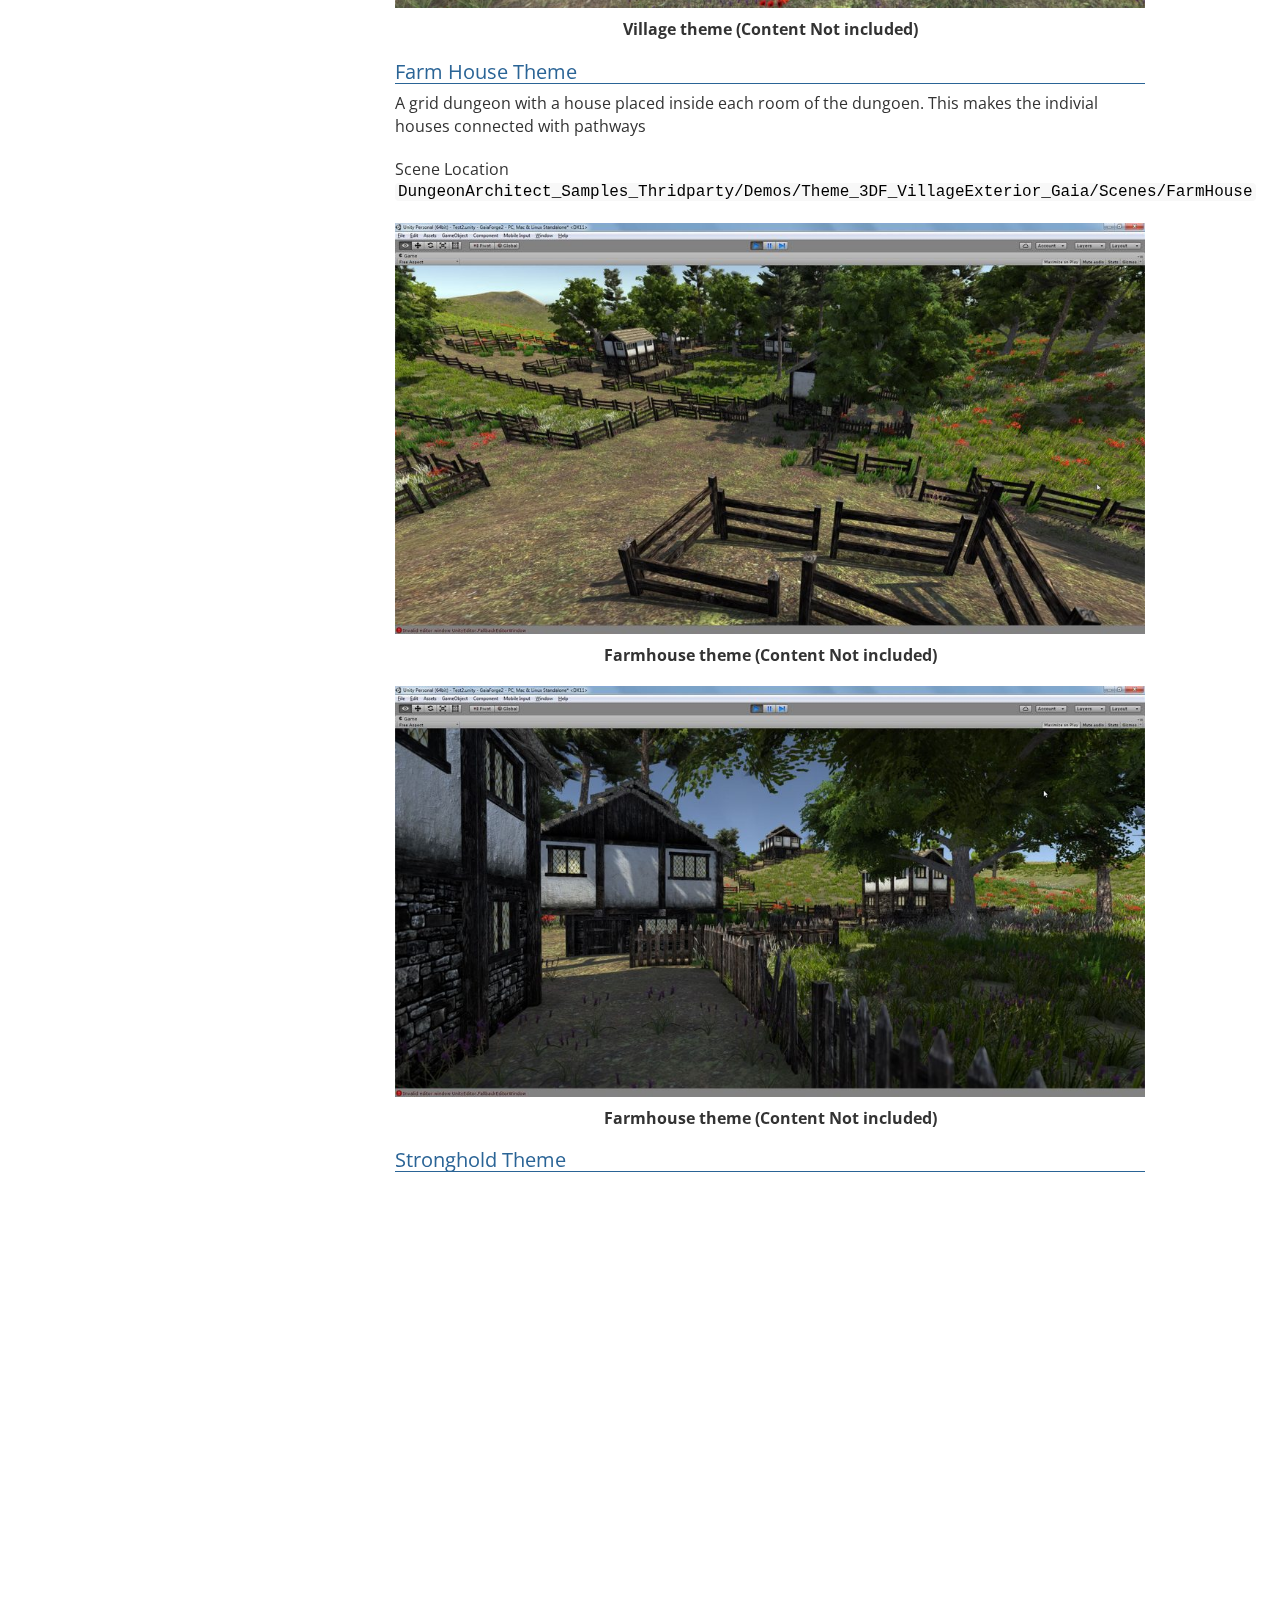
<file: stage/html/quick_start_1.1.0.html>
<!DOCTYPE html PUBLIC "-//W3C//DTD XHTML 1.0 Transitional//EN" "http://www.w3.org/TR/xhtml1/DTD/xhtml1-transitional.dtd">
<html xmlns="http://www.w3.org/1999/xhtml">
<head>
  <meta http-equiv="Content-Type" content="text/html; charset=utf-8" />
  <meta http-equiv="Content-Style-Type" content="text/css" />
  <meta name="generator" content="pandoc" />
  <meta name="author" content="for Unity 5" />
  <title>Dungeon Architect Quick Start Demos</title>
  <style type="text/css">code{white-space: pre;}</style>
    <meta charset="utf-8">
    <meta name="viewport" content="width=device-width, initial-scale=1">
    <link rel="stylesheet" href="../theme/css/bootstrap.min.css">
    <link rel="stylesheet" href="../theme/css/theme.css">
  
    <script src="../theme/js/jquery.min.js"></script>
    <script src="../theme/js/bootstrap.min.js"></script>
    <link rel="stylesheet" href="https://maxcdn.bootstrapcdn.com/font-awesome/4.5.0/css/font-awesome.min.css">
    <link href='https://fonts.googleapis.com/css?family=Open+Sans' rel='stylesheet' type='text/css'>
</head>
<body>

<script>

function getPdfUrl() {
	return "../pdf/quick_start_1.1.0.pdf";
}

</script>

  <link rel="stylesheet" href="../theme/highlight/styles/tomorrow.css">
  <script src="../theme/highlight/highlight.pack.js"></script>
  <script>hljs.initHighlightingOnLoad();</script>

<script>
 $(document).ready(function () {
	 $("#TOC").prependTo("#toc_host");
	 $("#TOC").attr("data-spy", "affix");
	 $("#TOC").attr("data-offset-top", "5");
	$("#TOC").addClass("bs-sidebar");
	$("#TOC").addClass("hidden-print");
	
	 $("#download_pdf").appendTo("#TOC");
	
	 /*
	*/
        var url = window.location.href;
        url = url.replace(window.location.hash, "");

	    // Will only work if string in href matches with location
        $('ul.nav a[href="' + url + '"]').parent().addClass('active');

    // Will also work for relative and absolute hrefs
        $('ul.nav a').filter(function () {
            return this.href == url;
        }).parent().addClass('active').parent().parent().addClass('active');

    });

// Smooth scroll
$(function() {
  $('a[href*=#]:not([href=#])').click(function() {
    if (location.pathname.replace(/^\//,'') == this.pathname.replace(/^\//,'') && location.hostname == this.hostname) {
      var target = $(this.hash);
      target = target.length ? target : $('[name=' + this.hash.slice(1) +']');
      if (target.length) {
        $('html,body').animate({
          scrollTop: target.offset().top
        }, 500);
        return false;
      }
    }
  });
});

</script>

<script>


$( document ).ready(function() {

	$('img.svg').each(function(){
		var $img = jQuery(this);
		var imgID = $img.attr('id');
		var imgClass = $img.attr('class');
		var imgURL = $img.attr('src');

		jQuery.get(imgURL, function(data) {
                // Get the SVG tag, ignore the rest
                var $svg = jQuery(data).find('svg');

                // Add replaced image's ID to the new SVG
                if(typeof imgID !== 'undefined') {
                	$svg = $svg.attr('id', imgID);
                }
                // Add replaced image's classes to the new SVG
                if(typeof imgClass !== 'undefined') {
                	$svg = $svg.attr('class', imgClass+' replaced-svg');
                }

                // Remove any invalid XML tags as per http://validator.w3.org
                $svg = $svg.removeAttr('xmlns:a');

                // Replace image with new SVG
                $img.replaceWith($svg);

            }, 'xml');

	});
});
 </script>

<div id="wrap">

  	<div class="container">
<script>
$(document).ready(function() {
	$('#TOC ul').each(function() {
		$(this).addClass("nav");

	});

	$('#TOC').children('ul').each(function() {
		$(this).addClass("bs-sidenav");
	});

  $('a[href="#TOC"]').each(function() {
    $(this).after($(this).text());
    $(this).remove();
  })


	$('.documentationBlock img').each(function() {

		$(this).addClass("width: 100%");
		$(this).addClass("height:100%");
		$(this).addClass('img-responsive');

	});
	$('body').scrollspy({ target: '#TOC' })

	$('img').on('load', function(e) {
    	$('body').scrollspy('refresh');
    });

});

</script>

<div class="row documentationBlock">
		<div class="col-md-3" id="toc_host">
			<div id="download_pdf"><a href="javascript:document.location.href=getPdfUrl();" target="_blank"><i class="fa fa-file-pdf-o"></i> Download PDF</a></div>
		</div>
		<div class="col-md-9" style="font-family: 'Open Sans', sans-serif;">
<div class="branding-logo">
	<img src="../assets/images/unity_logo.png">
</div>
			<div class="version-block">
			  <div class="dropdown" style="display: inline">
			    <button class="btn btn-primary dropdown-toggle" type="button" data-toggle="dropdown">Version
			    <span class="caret"></span></button>
			    <ul class="dropdown-menu">
			    				<li><a href="quick_start_1.6.0.html">1.6.0</a></li>
				<li><a href="quick_start_1.4.0.html">1.4.0</a></li>
				<li><a href="quick_start_1.1.0.html">1.1.0</a></li>
				<li><a href="quick_start_1.0.0.html">1.0.0</a></li>
			    </ul>
			  </div>
			  <div class="version-number">1.1.0</div>
			</div>
<div id="header">
<h1 class="title">Dungeon Architect Quick Start Demos</h1>
<h2 class="author">for Unity 5</h2>
</div>
<div id="TOC">
<ul>
<li><a href="#sample-content">Sample Content</a></li>
<li><a href="#candy-theme">Candy Theme</a><ul>
<li><a href="#design-time-generation">Design Time Generation</a></li>
<li><a href="#runtime-generation">Runtime Generation</a></li>
</ul></li>
<li><a href="#outdoor-cliff-theme">Outdoor Cliff Theme</a><ul>
<li><a href="#cliffs">Cliffs</a></li>
<li><a href="#alternate-version">Alternate Version</a></li>
</ul></li>
<li><a href="#simple-city-builder-demo">Simple City Builder Demo</a><ul>
<li><a href="#city-theme-1">City Theme #1</a></li>
<li><a href="#city-theme-2">City Theme #2</a></li>
<li><a href="#stronghold-theme-1">Stronghold Theme #1</a></li>
<li><a href="#stronghold-theme-2">Stronghold Theme #2</a></li>
</ul></li>
<li><a href="#moba-theme-mk4">MOBA Theme (MK4)</a><ul>
<li><a href="#summer-mode">Summer Mode</a></li>
<li><a href="#winter-mode">Winter Mode</a></li>
</ul></li>
<li><a href="#village-interiors-3dforge">Village Interiors (3DForge)</a></li>
<li><a href="#village-exteriors-3df-and-gaia-adam">Village Exteriors (3DF) and Gaia (Adam)</a><ul>
<li><a href="#simple-village-theme">Simple Village Theme</a></li>
<li><a href="#farm-house-theme">Farm House Theme</a></li>
<li><a href="#stronghold-theme">Stronghold Theme</a></li>
</ul></li>
<li><a href="#interiors-theme-mk4">Interiors Theme (MK4)</a><ul>
<li><a href="#wooden-theme">Wooden Theme</a></li>
<li><a href="#stone-theme">Stone Theme</a></li>
<li><a href="#mixed-theme">Mixed Theme</a></li>
</ul></li>
<li><a href="#tad-sewer-3dforge">TaD Sewer (3DForge)</a></li>
<li><a href="#multistory-dungeon-ms">MultiStory Dungeon (MS)</a></li>
<li><a href="#topdown-dungeon-mk4">TopDown Dungeon (MK4)</a></li>
<li><a href="#isaac-builder">Isaac Builder</a></li>
<li><a href="#simple-shapes-theme">Simple Shapes Theme</a></li>
</ul>
</div>
<h1 id="sample-content">Sample Content</h1>
<p>Dungeon Architect comes with sample content to quickly get you started. It contain free modular assets (Candy) and pre-designed theme files for some of the famous modular assets in the asset store</p>
<p><strong>Sample content using free assets:</strong> Already included in DA package under DungeonArchitect_Samples folder</p>
<p><strong>Sample content using other paid assets in the Asset Store:</strong> <a href="https://s3-us-west-2.amazonaws.com/coderespawn-public/dungeon_architect/unity/third_party_samples/1.1.0/DungeonArchitect_Samples_Thirdparty_v1.1.0.zip">DOWNLOAD</a></p>
<h1 id="candy-theme">Candy Theme</h1>
<p>Dungeon Architect ships with a set of free modular assets to help you get started.</p>
<div class="figure">
<img src="../assets/images/candy_01.jpg" alt="Level generated using the Candy Theme" />
<p class="caption">Level generated using the Candy Theme</p>
</div>
<p>Explore the contents under <code>DungeonArchitect_Samples/Theme_Candy/</code></p>
<p>The theme file used to generate the level is located here:</p>
<p><code>DungeonArchitect_Samples/Theme_Candy/Themes/CandyDungeonTheme.asset</code></p>
<div class="figure">
<img src="../assets/images/candy_theme.png" alt="Free Candy Theme" />
<p class="caption">Free Candy Theme</p>
</div>
<h2 id="design-time-generation">Design Time Generation</h2>
<p>This scene has a dungeon actor setup with the Candy theme.</p>
<p>Select the DungeonGrid actor and click “Build Dungeon” button. Change the <strong>Seed</strong> variable in the configuration to get a different layout</p>
<p>Scene Location: <code>DungeonArchitect_Samples/Theme_Candy/Scenes/DemoScene</code></p>

<h2 id="runtime-generation">Runtime Generation</h2>
<p>This demo shows how you can build a new layout at runtime. Play the scene and use the following controls</p>
<ul>
<li><strong>Space</strong>: Build a new dungeon layout</li>
<li><strong>Right Mouse</strong>: Look Around</li>
<li><strong>WASD</strong>: Move the camera</li>
</ul>
<p>Scene Location: <code>DungeonArchitect_Samples/Demo_Theme_Candy/Scenes/*</code></p>

<h1 id="outdoor-cliff-theme">Outdoor Cliff Theme</h1>
<p>This demo showcases an outdoor scene using free assets by <a href="http://opengameart.org/content/3d-nature-pack">Kenny</a></p>
<p>The art is licensed under CC0 so it can be used with your commercial games</p>
<p><iframe width="853" height="480" src="https://www.youtube.com/embed/jilMwhXIydA?rel=0&amp;showinfo=0" frameborder="0" allowfullscreen></iframe></p>
<h2 id="cliffs">Cliffs</h2>
<p>Scene Location: <code>DungeonArchitect_Samples/Demo_Theme_OutdoorCliffs/Scenes/Demo_OutdoorCliffs</code></p>
<div class="figure">
<img src="../assets/images/cliff_01.jpg" alt="Cliff Theme" />
<p class="caption">Cliff Theme</p>
</div>
<h2 id="alternate-version">Alternate Version</h2>
<p>An alternate version of the theme Scene Location: <code>DungeonArchitect_Samples/Demo_Theme_OutdoorCliffs/Scenes/Demo_OutdoorCliffs_Alternate</code></p>
<div class="figure">
<img src="../assets/images/cliff_02.jpg" alt="Cliff Theme" />
<p class="caption">Cliff Theme</p>
</div>

<h1 id="simple-city-builder-demo">Simple City Builder Demo</h1>
<p>This example shows how you can build your own layout algorithms and swap the existing one out. A simple city layout is made in a grid based pattern and various theme files are used to decorate it</p>
<p>Explore the contents under <code>DungeonArchitect_Samples/DemoBuilder_SimpleCity/</code></p>
<p>The Sample Builder code resides under <code>DungeonArchitect/Scripts/Builder/SimpleCity</code></p>
<h2 id="city-theme-1">City Theme #1</h2>
<p>Scene Location: <code>DungeonArchitect_Samples/DemoBuilder_SimpleCity/Scenes/SimpleCityRealtimeScene</code></p>
<div class="figure">
<img src="../assets/images/simple_city_01.jpg" alt="Simple City Theme 1" />
<p class="caption">Simple City Theme 1</p>
</div>
<h2 id="city-theme-2">City Theme #2</h2>
<p>Scene Location: <code>DungeonArchitect_Samples/DemoBuilder_SimpleCity/Scenes/SimpleCityScene</code></p>
<div class="figure">
<img src="../assets/images/simple_city_02.jpg" alt="Simple City Theme 2" />
<p class="caption">Simple City Theme 2</p>
</div>
<h2 id="stronghold-theme-1">Stronghold Theme #1</h2>
<p>A marker emitter is attached to the builder to extend it by emitting wall markers around the city bounds. This lets the theme files deocrate the level as a medieval stronghold</p>
<p>Scene Location: <code>DungeonArchitect_Samples/DemoBuilder_SimpleCity/Scenes/StrongholdBasic</code></p>
<div class="figure">
<img src="../assets/images/stronghold_01.jpg" alt="Stronghold Theme 1" />
<p class="caption">Stronghold Theme 1</p>
</div>
<h2 id="stronghold-theme-2">Stronghold Theme #2</h2>
<p>An alternative version of the above theme</p>
<p>Scene Location: <code>DungeonArchitect_Samples/DemoBuilder_SimpleCity/Scenes/StrongholdMedieval</code></p>
<p>The art assets is licensed under CC0 and can be used with commercial games</p>
<div class="figure">
<img src="../assets/images/stronghold_02.jpg" alt="Stronghold Theme 2" />
<p class="caption">Stronghold Theme 2</p>
</div>

<h1 id="moba-theme-mk4">MOBA Theme (MK4)</h1>
<p>A theme created using ManufacturaK4’s excellent <a href="https://www.assetstore.unity3d.com/en/#!/content/28234">Tower Defense and MOBA</a> asset pack</p>
<ul>
<li>Import the <a href="https://www.assetstore.unity3d.com/en/#!/content/28234">Tower Defense and MOBA</a> asset pack into your project before opening the demo scenes</li>
<li><a href="https://s3-us-west-2.amazonaws.com/coderespawn-public/dungeon_architect/unity/third_party_samples/1.1.0/DungeonArchitect_Samples_Thirdparty_v1.1.0.zip">Download</a> the theme files from here and extract it into your project’s Asset folder</li>
<li>Explore the contents under <code>DungeonArchitect_Samples_Thridparty/Demos/Theme_K4_Moba/</code></li>
</ul>
<h2 id="summer-mode">Summer Mode</h2>
<p>Scene Location: <code>DungeonArchitect_Samples_Thridparty/Demos/Theme_K4_Moba/Scenes/Demo_MOBA_DA_Summer</code></p>
<div class="figure">
<img src="../assets/images/moba_01.jpg" alt="ManufacturaK4’s Moba Scene (Content Not included)" />
<p class="caption">ManufacturaK4’s Moba Scene (Content Not included)</p>
</div>
<div class="figure">
<img src="../assets/images/moba_02.jpg" alt="ManufacturaK4’s Moba Scene (Content Not included)" />
<p class="caption">ManufacturaK4’s Moba Scene (Content Not included)</p>
</div>
<div class="figure">
<img src="../assets/images/moba_03.jpg" alt="ManufacturaK4’s Moba Scene (Content Not included)" />
<p class="caption">ManufacturaK4’s Moba Scene (Content Not included)</p>
</div>
<div class="figure">
<img src="../assets/images/moba_theme.png" alt="Theme File Fragment" />
<p class="caption">Theme File Fragment</p>
</div>
<h2 id="winter-mode">Winter Mode</h2>
<p>The assets come with winter textures as well (however it doesn’t come with winter materials and an easy way to switch between the two). With DA you can do that easily</p>
<p>Scene Location: <code>DungeonArchitect_Samples_Thridparty/Demos/Theme_K4_Moba/Scenes/Demo_MOBA_DA_Winter</code></p>
<p>After the scene is generated, a dungeon listener script automatically fires that replaces the summer materials with winter ones. This script is reusable on your other projects</p>
<div class="figure">
<img src="../assets/images/moba_winter_01.jpg" alt="ManufacturaK4’s Moba Winter Scene (Content Not included)" />
<p class="caption">ManufacturaK4’s Moba Winter Scene (Content Not included)</p>
</div>
<div class="figure">
<img src="../assets/images/moba_winter_02.jpg" alt="ManufacturaK4’s Moba Winter Scene (Content Not included)" />
<p class="caption">ManufacturaK4’s Moba Winter Scene (Content Not included)</p>
</div>

<h1 id="village-interiors-3dforge">Village Interiors (3DForge)</h1>
<p>A theme created using 3DForge’s awesome <a href="https://www.assetstore.unity3d.com/en/#!/content/17033">Village Interior Kit</a> asset pack</p>
<p><iframe width="853" height="480" src="https://www.youtube.com/embed/-XEp_8kI-Us?rel=0&amp;showinfo=0" frameborder="0" allowfullscreen></iframe></p>
<ul>
<li>Import the <a href="https://www.assetstore.unity3d.com/en/#!/content/17033">Village Interior Kit</a> asset pack into your project before opening the demo scenes</li>
<li><a href="https://s3-us-west-2.amazonaws.com/coderespawn-public/dungeon_architect/unity/third_party_samples/1.1.0/DungeonArchitect_Samples_Thirdparty_v1.1.0.zip">Download</a> the theme files from here and extract it into your project’s Asset folder</li>
<li>Explore the contents under <code>DungeonArchitect_Samples_Thridparty/Demos/Theme_3DF_VillageInterior/</code></li>
</ul>
<div class="figure">
<img src="../assets/images/village_interior_01.jpg" alt="Village Interior Kit Theme (Content Not included)" />
<p class="caption">Village Interior Kit Theme (Content Not included)</p>
</div>
<div class="figure">
<img src="../assets/images/village_interior_02.jpg" alt="Village Interior Kit Theme (Content Not included)" />
<p class="caption">Village Interior Kit Theme (Content Not included)</p>
</div>
<div class="figure">
<img src="../assets/images/village_interior_03.jpg" alt="Village Interior Kit Theme (Content Not included)" />
<p class="caption">Village Interior Kit Theme (Content Not included)</p>
</div>

<h1 id="village-exteriors-3df-and-gaia-adam">Village Exteriors (3DF) and Gaia (Adam)</h1>
<p>A theme created using 3DForge’s awesome <a href="https://www.assetstore.unity3d.com/en/#!/content/38045">Village Exterior Kit</a> asset pack and placed on a terrain generated using Adam’s beautiful <a href="https://www.assetstore.unity3d.com/en/#!/content/42618">Gaia</a> terrain generator</p>
<ul>
<li>Import the <a href="https://www.assetstore.unity3d.com/en/#!/content/38045">Village Exterior Kit</a> asset pack into your project before opening the demo scenes</li>
<li>Import <a href="https://www.assetstore.unity3d.com/en/#!/content/42618">Gaia</a> asset pack into your project before opening the demo scenes</li>
<li><a href="https://s3-us-west-2.amazonaws.com/coderespawn-public/dungeon_architect/unity/third_party_samples/1.1.0/DungeonArchitect_Samples_Thirdparty_v1.1.0.zip">Download</a> the theme files from here and extract it into your project’s Asset folder</li>
<li>Explore the contents under <code>DungeonArchitect_Samples_Thridparty/Demos/Theme_3DF_VillageExterior_Gaia/</code></li>
</ul>
<h2 id="simple-village-theme">Simple Village Theme</h2>
<p><iframe width="853" height="480" src="https://www.youtube.com/embed/Dcbqy_tlIHA?rel=0&amp;showinfo=0" frameborder="0" allowfullscreen></iframe></p>
<p>A village theme created using the default grid builder. The theme file places random houses near the layout of the dungeon, making it look like a small village</p>
<p>Scene Location <code>DungeonArchitect_Samples_Thridparty/Demos/Theme_3DF_VillageExterior_Gaia/Scenes/SmallVillage</code></p>
<div class="figure">
<img src="../assets/images/gaia_village0.jpg" alt="Village theme (Content Not included)" />
<p class="caption">Village theme (Content Not included)</p>
</div>
<div class="figure">
<img src="../assets/images/gaia_village1.jpg" alt="Village theme (Content Not included)" />
<p class="caption">Village theme (Content Not included)</p>
</div>
<div class="figure">
<img src="../assets/images/gaia_village2.jpg" alt="Village theme (Content Not included)" />
<p class="caption">Village theme (Content Not included)</p>
</div>
<h2 id="farm-house-theme">Farm House Theme</h2>
<p>A grid dungeon with a house placed inside each room of the dungoen. This makes the indivial houses connected with pathways</p>
<p>Scene Location <code>DungeonArchitect_Samples_Thridparty/Demos/Theme_3DF_VillageExterior_Gaia/Scenes/FarmHouse</code></p>
<div class="figure">
<img src="../assets/images/gaia_farm.jpg" alt="Farmhouse theme (Content Not included)" />
<p class="caption">Farmhouse theme (Content Not included)</p>
</div>
<div class="figure">
<img src="../assets/images/gaia_farm2.jpg" alt="Farmhouse theme (Content Not included)" />
<p class="caption">Farmhouse theme (Content Not included)</p>
</div>
<h2 id="stronghold-theme">Stronghold Theme</h2>
<p><iframe width="853" height="480" src="https://www.youtube.com/embed/CoT-e_cX5Rc?rel=0&amp;showinfo=0" frameborder="0" allowfullscreen></iframe></p>
<p>This demo uses the city dungeon builder and a village with walls</p>
<p>Scene Location <code>DungeonArchitect_Samples_Thridparty/Demos/Theme_3DF_VillageExterior_Gaia/Scenes/StrongholdVillage</code></p>
<div class="figure">
<img src="../assets/images/gaia_sh1.jpg" alt="Stronghold theme (Content Not included)" />
<p class="caption">Stronghold theme (Content Not included)</p>
</div>
<div class="figure">
<img src="../assets/images/gaia_sh2.jpg" alt="Stronghold theme (Content Not included)" />
<p class="caption">Stronghold theme (Content Not included)</p>
</div>
<div class="figure">
<img src="../assets/images/gaia_sh3.jpg" alt="Stronghold theme (Content Not included)" />
<p class="caption">Stronghold theme (Content Not included)</p>
</div>
<h1 id="interiors-theme-mk4">Interiors Theme (MK4)</h1>
<p>A theme created using ManufacturaK4’s excellent <a href="https://www.assetstore.unity3d.com/en/#!/content/18139">Top-Down Interiors</a> asset pack</p>
<ul>
<li>Import the <a href="https://www.assetstore.unity3d.com/en/#!/content/18139">Top-Down Interiors</a> asset pack into your project before opening the demo scenes</li>
<li><a href="https://s3-us-west-2.amazonaws.com/coderespawn-public/dungeon_architect/unity/third_party_samples/1.1.0/DungeonArchitect_Samples_Thirdparty_v1.1.0.zip">Download</a> the theme files from here and extract it into your project’s Asset folder</li>
<li>Explore the contents under <code>DungeonArchitect_Samples_Thridparty/Demos/Theme_K4_Interiors/</code></li>
</ul>
<h2 id="wooden-theme">Wooden Theme</h2>
<p>Scene Location: <code>DungeonArchitect_Samples_Thridparty/Demos/Theme_K4_Interiors/Scenes/01_PalaceWood</code></p>
<div class="figure">
<img src="../assets/images/interior_wood_01.jpg" alt="Wooden Theme (Content Not included)" />
<p class="caption">Wooden Theme (Content Not included)</p>
</div>
<div class="figure">
<img src="../assets/images/interior_wood_02.jpg" alt="Wooden Theme (Content Not included)" />
<p class="caption">Wooden Theme (Content Not included)</p>
</div>
<div class="figure">
<img src="../assets/images/interior_wood_theme.png" alt="Theme File" />
<p class="caption">Theme File</p>
</div>

<h2 id="stone-theme">Stone Theme</h2>
<p>Scene Location: <code>DungeonArchitect_Samples_Thridparty/Demos/Theme_K4_Interiors/Scenes/02_PalaceStone</code></p>
<div class="figure">
<img src="../assets/images/interior_stone_01.jpg" alt="Stone Theme (Content Not included)" />
<p class="caption">Stone Theme (Content Not included)</p>
</div>
<div class="figure">
<img src="../assets/images/interior_stone_theme.png" alt="Theme File" />
<p class="caption">Theme File</p>
</div>

<h2 id="mixed-theme">Mixed Theme</h2>
<p>Scene Location: <code>DungeonArchitect_Samples_Thridparty/Demos/Theme_K4_Interiors/Scenes/03_StoneWood_Mixed</code></p>
<p>This sample shows how you can mix two different themes using a <em>Theme Override Volume</em></p>
<div class="figure">
<img src="../assets/images/interior_mixed_01.jpg" alt="Multiple Themes (Content Not included)" />
<p class="caption">Multiple Themes (Content Not included)</p>
</div>

<h1 id="tad-sewer-3dforge">TaD Sewer (3DForge)</h1>
<p>A theme created using 3DForge’s excellent <a href="https://www.assetstore.unity3d.com/en/#!/content/12867">TaD Sewer Kit</a> asset pack</p>
<ul>
<li>Import the <a href="https://www.assetstore.unity3d.com/en/#!/content/12867">TaD Sewer Kit</a> asset pack into your project before opening the demo scenes</li>
<li><a href="https://s3-us-west-2.amazonaws.com/coderespawn-public/dungeon_architect/unity/third_party_samples/1.1.0/DungeonArchitect_Samples_Thirdparty_v1.1.0.zip">Download</a> the theme files from here and extract it into your project’s Asset folder</li>
<li>Explore the contents under <code>DungeonArchitect_Samples_Thridparty/Demos/Theme_3DF_TaDSewer/</code></li>
</ul>
<div class="figure">
<img src="../assets/images/sewer_01.jpg" alt="TaD Sewer Scene (Content Not included)" />
<p class="caption">TaD Sewer Scene (Content Not included)</p>
</div>
<div class="figure">
<img src="../assets/images/sewer_02.jpg" alt="TaD Sewer Scene (Content Not included)" />
<p class="caption">TaD Sewer Scene (Content Not included)</p>
</div>
<div class="figure">
<img src="../assets/images/sewer_theme.png" alt="Theme File" />
<p class="caption">Theme File</p>
</div>

<h1 id="multistory-dungeon-ms">MultiStory Dungeon (MS)</h1>
<p>A theme created using Mana Stations’s excellent <a href="https://www.assetstore.unity3d.com/en/#!/content/33955">Multistory Dungeons</a> asset pack</p>
<ul>
<li>Import the <a href="https://www.assetstore.unity3d.com/en/#!/content/33955">Multistory Dungeons</a> asset pack into your project before opening the demo scenes</li>
<li><a href="https://s3-us-west-2.amazonaws.com/coderespawn-public/dungeon_architect/unity/third_party_samples/1.1.0/DungeonArchitect_Samples_Thirdparty_v1.1.0.zip">Download</a> the theme files from here and extract it into your project’s Asset folder</li>
<li>Explore the contents under <code>DungeonArchitect_Samples_Thridparty/Demos/Theme_MS_MultistoryDungeon/</code></li>
</ul>
<div class="figure">
<img src="../assets/images/ms_01.jpg" alt="Mana Station’s MultiStory Dungeons Scene (Content Not included)" />
<p class="caption">Mana Station’s MultiStory Dungeons Scene (Content Not included)</p>
</div>
<div class="figure">
<img src="../assets/images/ms_02.jpg" alt="Mana Station’s MultiStory Dungeons Scene (Content Not included)" />
<p class="caption">Mana Station’s MultiStory Dungeons Scene (Content Not included)</p>
</div>
<div class="figure">
<img src="../assets/images/ms_03.jpg" alt="Mana Station’s MultiStory Dungeons Scene (Content Not included)" />
<p class="caption">Mana Station’s MultiStory Dungeons Scene (Content Not included)</p>
</div>
<div class="figure">
<img src="../assets/images/ms_theme.png" alt="Theme file" />
<p class="caption">Theme file</p>
</div>

<h1 id="topdown-dungeon-mk4">TopDown Dungeon (MK4)</h1>
<p>A theme created using ManufacturaK4’s excellent <a href="https://www.assetstore.unity3d.com/en/#!/content/8000">Top-Down Dungeons Mobile</a> asset pack</p>
<ul>
<li>Import the <a href="https://www.assetstore.unity3d.com/en/#!/content/8000">Top-Down Dungeons Mobile</a> asset pack into your project before opening the demo scenes</li>
<li><a href="https://s3-us-west-2.amazonaws.com/coderespawn-public/dungeon_architect/unity/third_party_samples/1.1.0/DungeonArchitect_Samples_Thirdparty_v1.1.0.zip">Download</a> the theme files from here and extract it into your project’s Asset folder</li>
<li>Explore the contents under <code>DungeonArchitect_Samples_Thridparty/Demos/Theme_K4_TopDownDungeons/</code></li>
</ul>
<div class="figure">
<img src="../assets/images/tdd_01.jpg" alt="ManufacturaK4’s Top-Down Dungeons Scene (Content Not included)" />
<p class="caption">ManufacturaK4’s Top-Down Dungeons Scene (Content Not included)</p>
</div>
<div class="figure">
<img src="../assets/images/tdd_02.jpg" alt="ManufacturaK4’s Top-Down Dungeons Scene (Content Not included)" />
<p class="caption">ManufacturaK4’s Top-Down Dungeons Scene (Content Not included)</p>
</div>
<div class="figure">
<img src="../assets/images/tdd_theme.png" alt="Theme file" />
<p class="caption">Theme file</p>
</div>
<h1 id="isaac-builder">Isaac Builder</h1>
<p>This sample demos the new Isaac builder that creates levels like the ones found in Binding of Isaac</p>
<p>The awesome art from Daniel was used for the 2D sprites: <a href="https://www.assetstore.unity3d.com/en/#!/content/42935">2D Hand Painted - Dungeon Tileset</a></p>
<ul>
<li>Download the samples from <a href="https://s3-us-west-2.amazonaws.com/coderespawn-public/dungeon_architect/unity/third_party_samples/1.2.0/DemoBuilder_Isaac_HandPaint.zip">here</a></li>
<li>Import the asset <a href="https://www.assetstore.unity3d.com/en/#!/content/42935">2D Hand Painted - Dungeon Tileset</a></li>
</ul>
<p>Scene File: <code>DemoIsaac</code></p>
<div class="figure">
<img src="../assets/images/isaac_01.jpg" alt="Isaac Builder (Content Not included)" />
<p class="caption">Isaac Builder (Content Not included)</p>
</div>
<div class="figure">
<img src="../assets/images/isaac_02.jpg" alt="Isaac Builder (Content Not included)" />
<p class="caption">Isaac Builder (Content Not included)</p>
</div>
<p>There is also a theme for the grid builder</p>
<p>Scene File: <code>DemoGrid</code></p>
<div class="figure">
<img src="../assets/images/isaac_grid_01.jpg" alt="Isaac Builder (Content Not included)" />
<p class="caption">Isaac Builder (Content Not included)</p>
</div>
<div class="figure">
<img src="../assets/images/isaac_grid_02.jpg" alt="Isaac Builder (Content Not included)" />
<p class="caption">Isaac Builder (Content Not included)</p>
</div>
<h1 id="simple-shapes-theme">Simple Shapes Theme</h1>
<p>Another example of a theme generated using simple basic shapes</p>
<p>Explore the contents under <code>DungeonArchitect_Samples/Theme_SimpleShapes/</code></p>
<p>Scene Location: <code>DungeonArchitect_Samples/Theme_SimpleShapes/Scenes/BasicShapesDemo</code></p>
<div class="figure">
<img src="../assets/images/simple_shapes_01.jpg" alt="Simple Shapes Scene" />
<p class="caption">Simple Shapes Scene</p>
</div>
<div class="figure">
<img src="../assets/images/simple_shapes_01_theme.png" alt="Theme File" />
<p class="caption">Theme File</p>
</div>
<div id="footer">
  &copy; 2015 <a href="http://coderespawn.com/">Code Respawn Technologies Pvt Ltd</a>
</div>

</div>

</div>
</body>
</html>
</file>
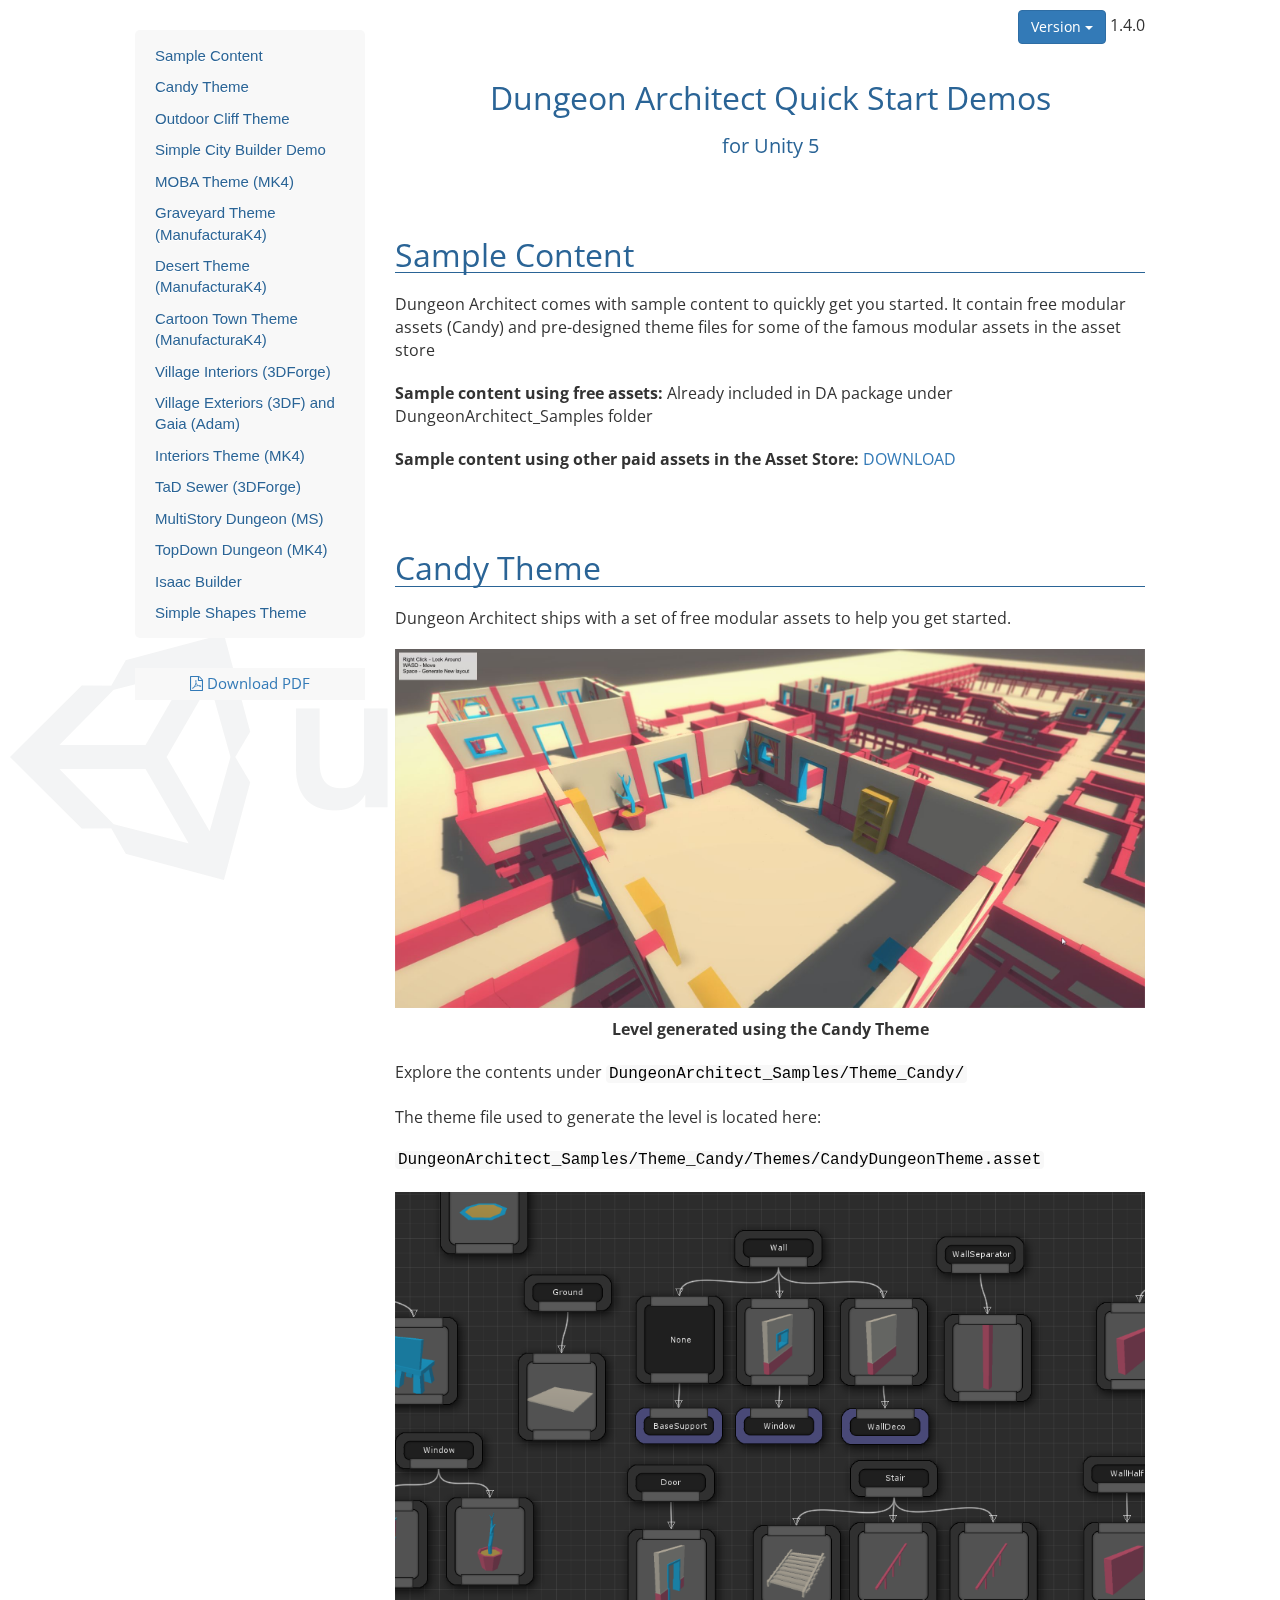
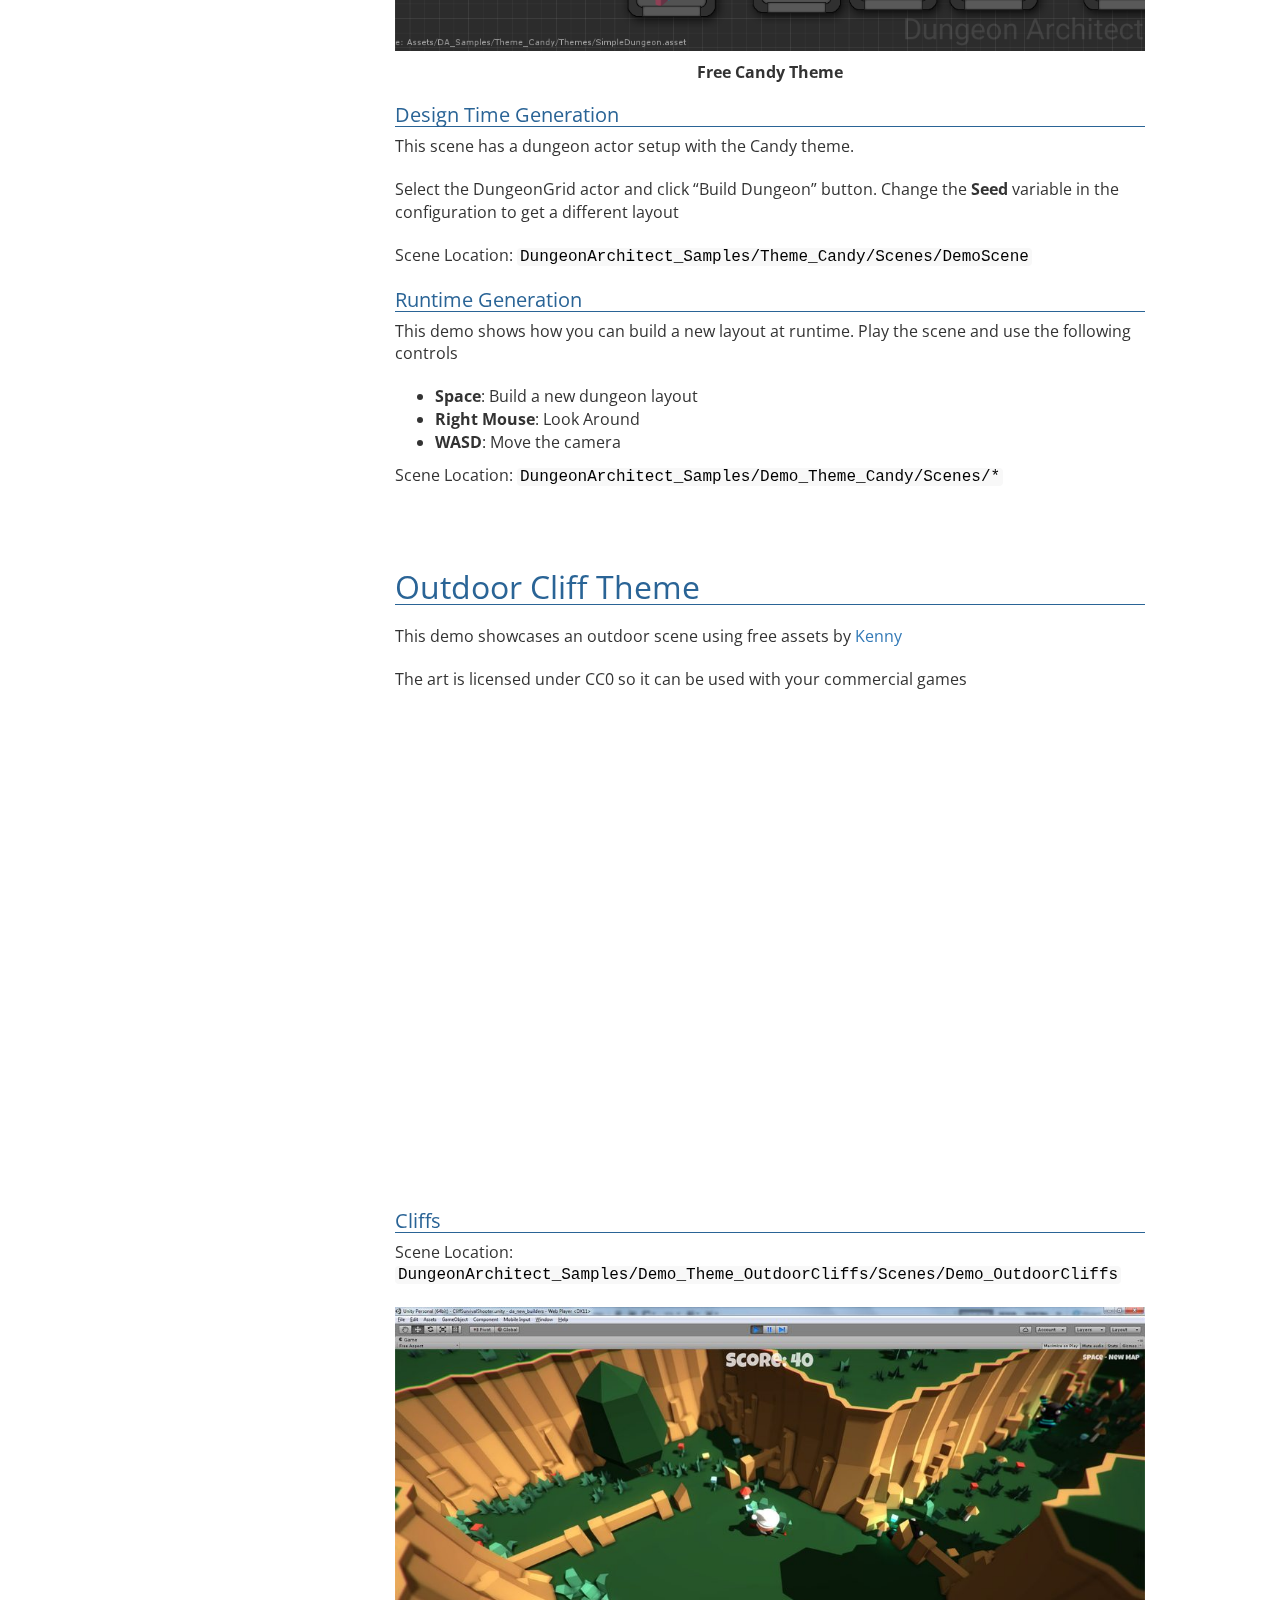
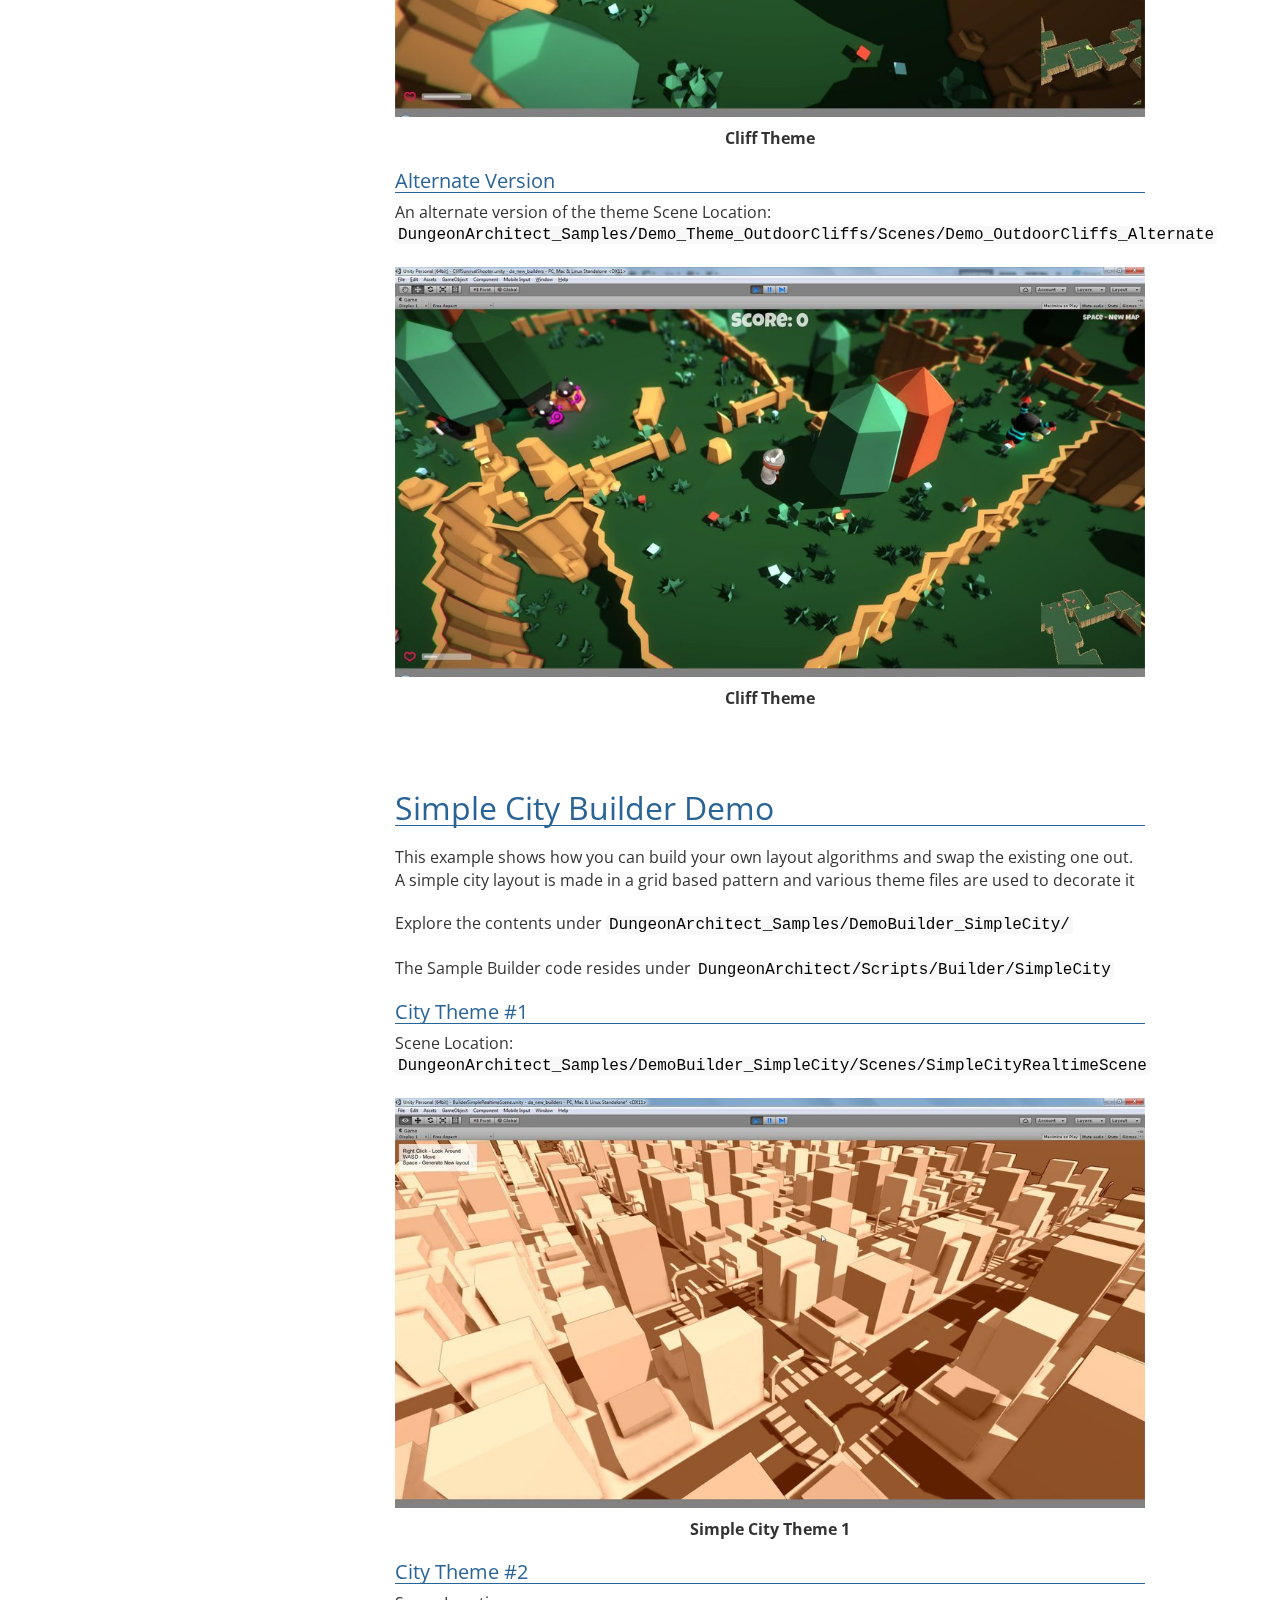
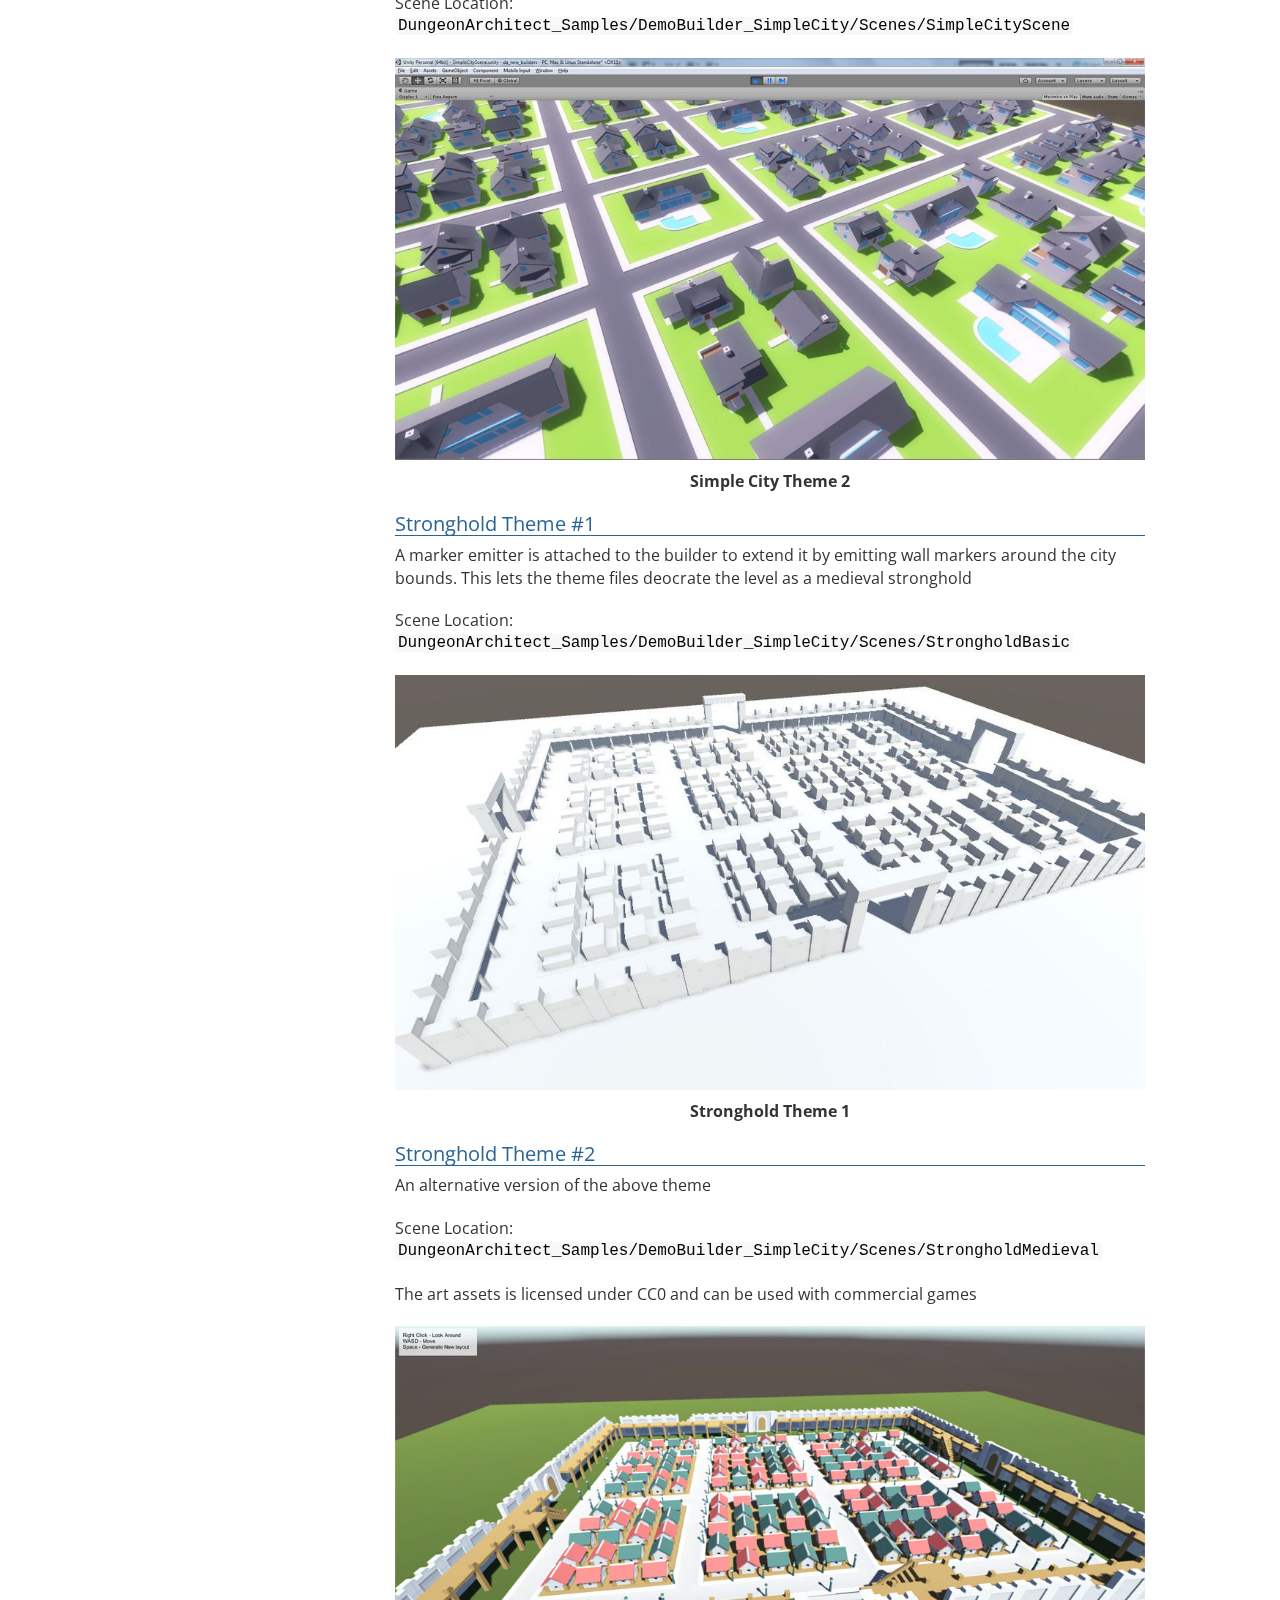
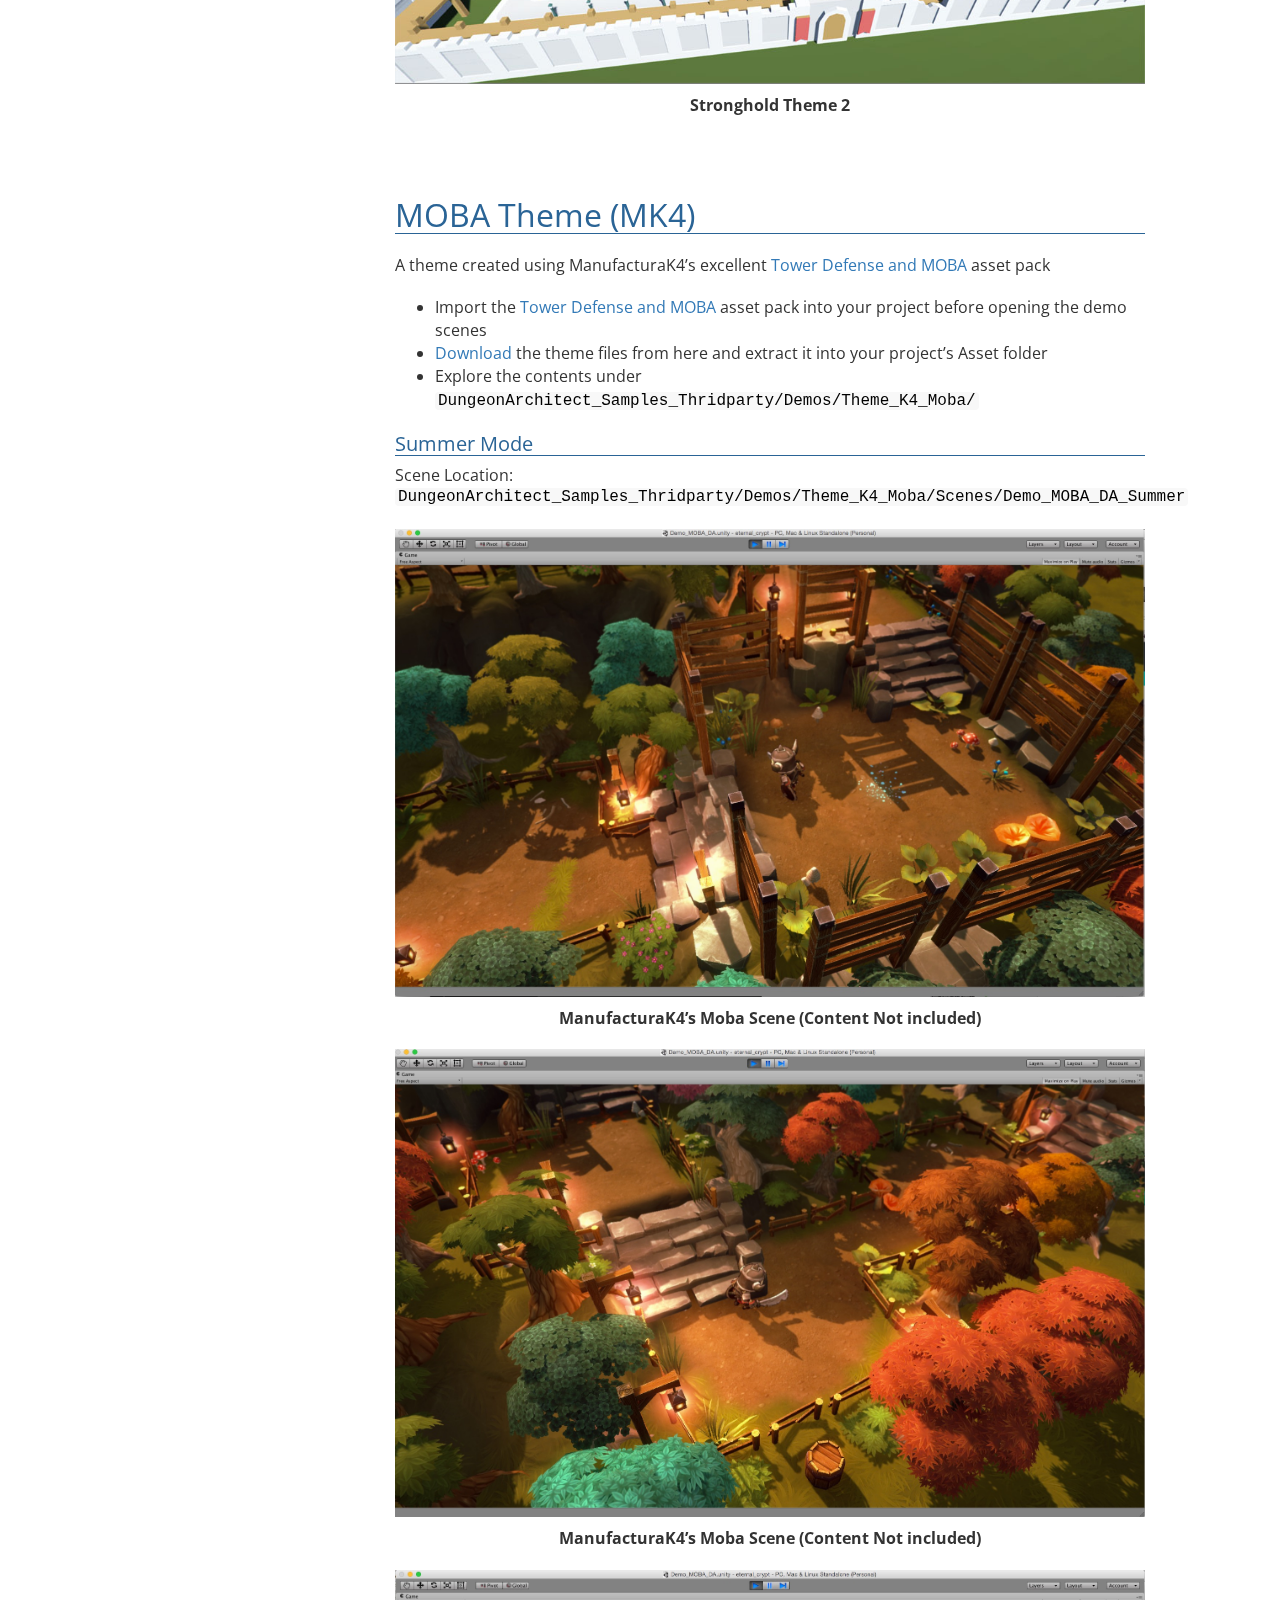
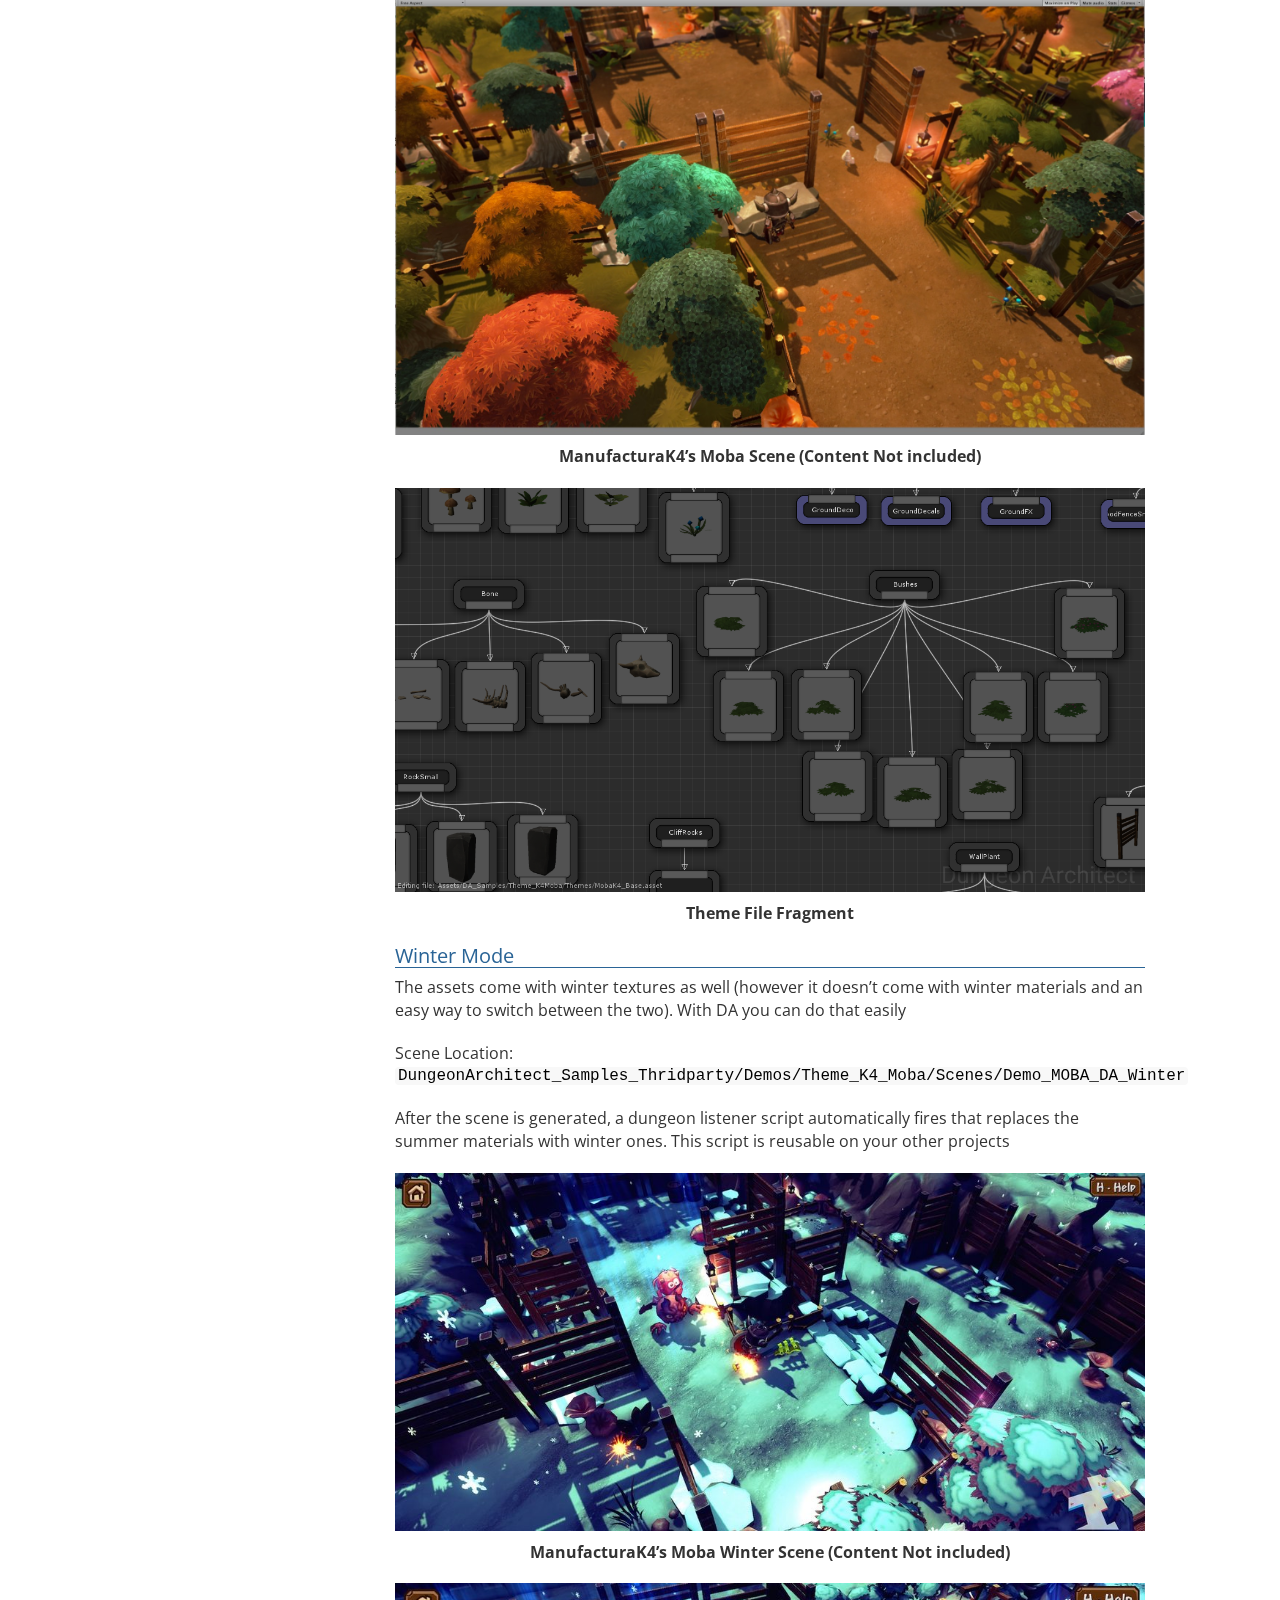
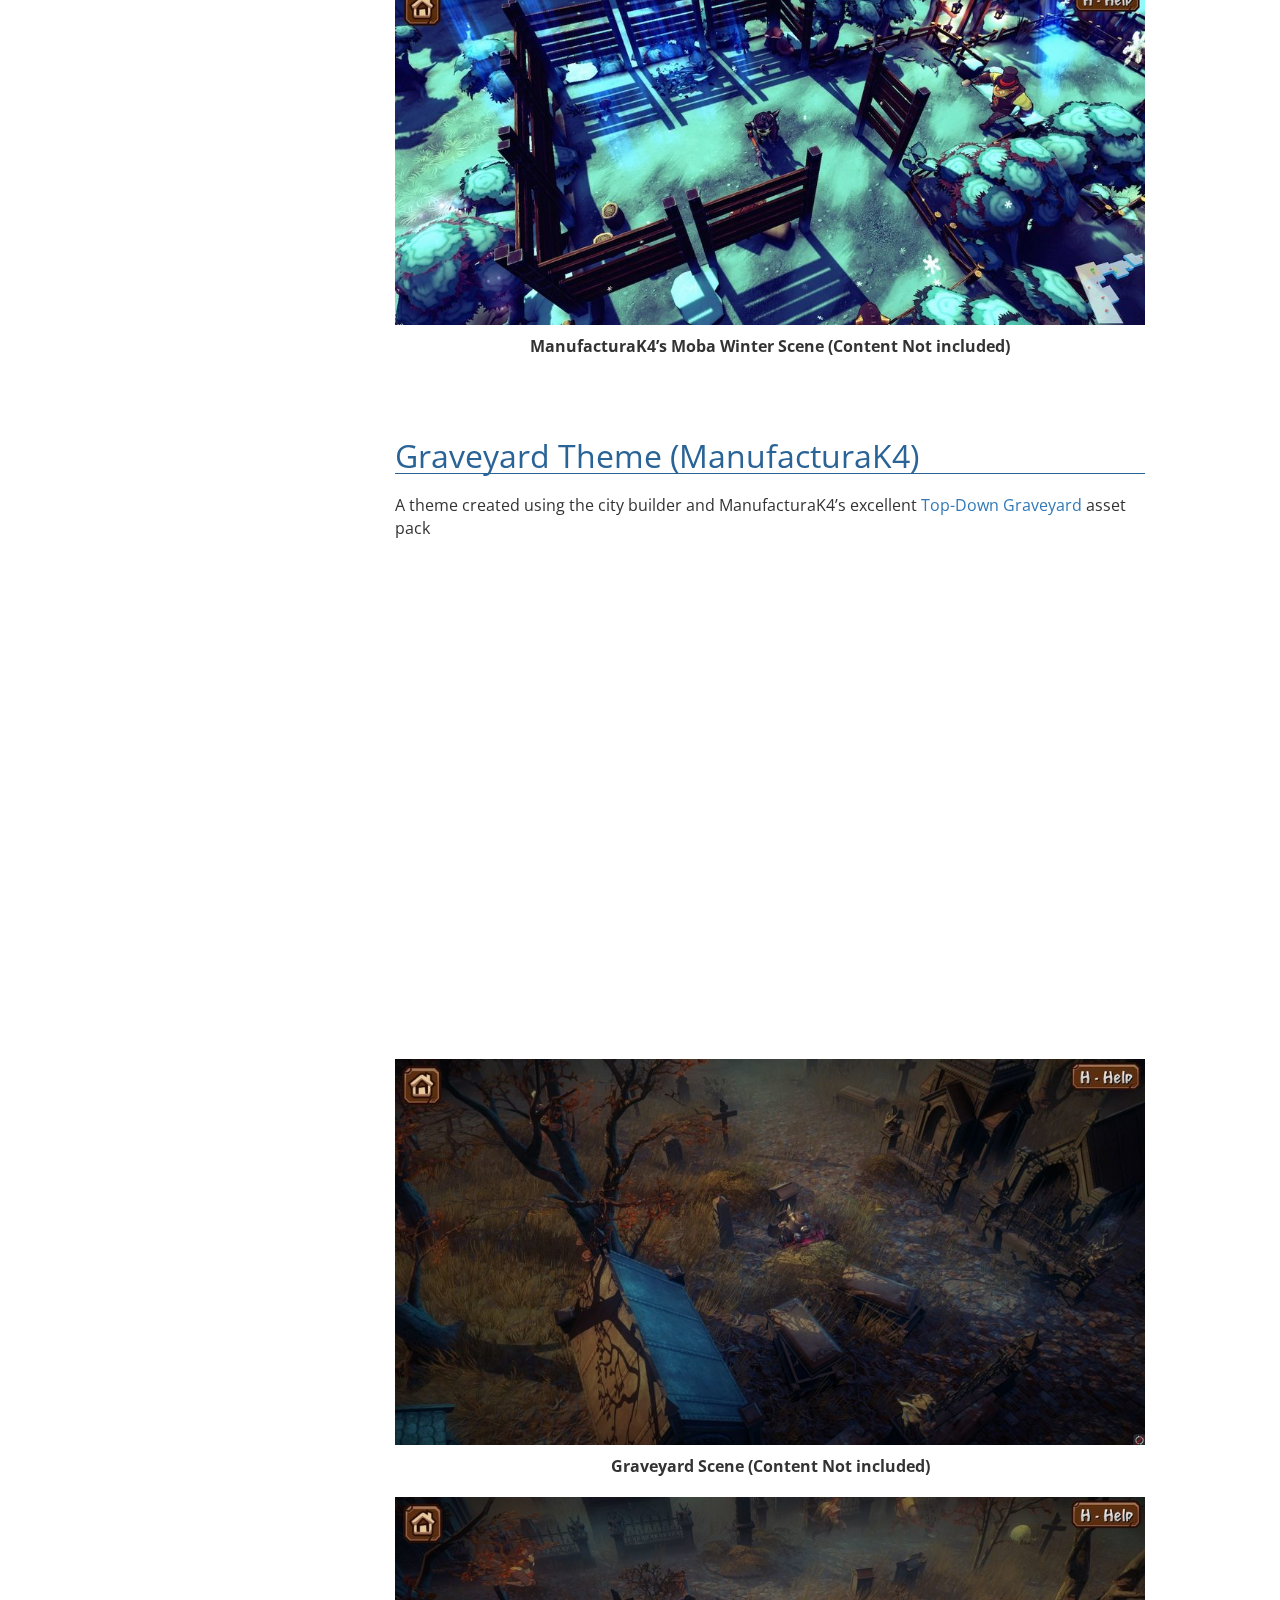
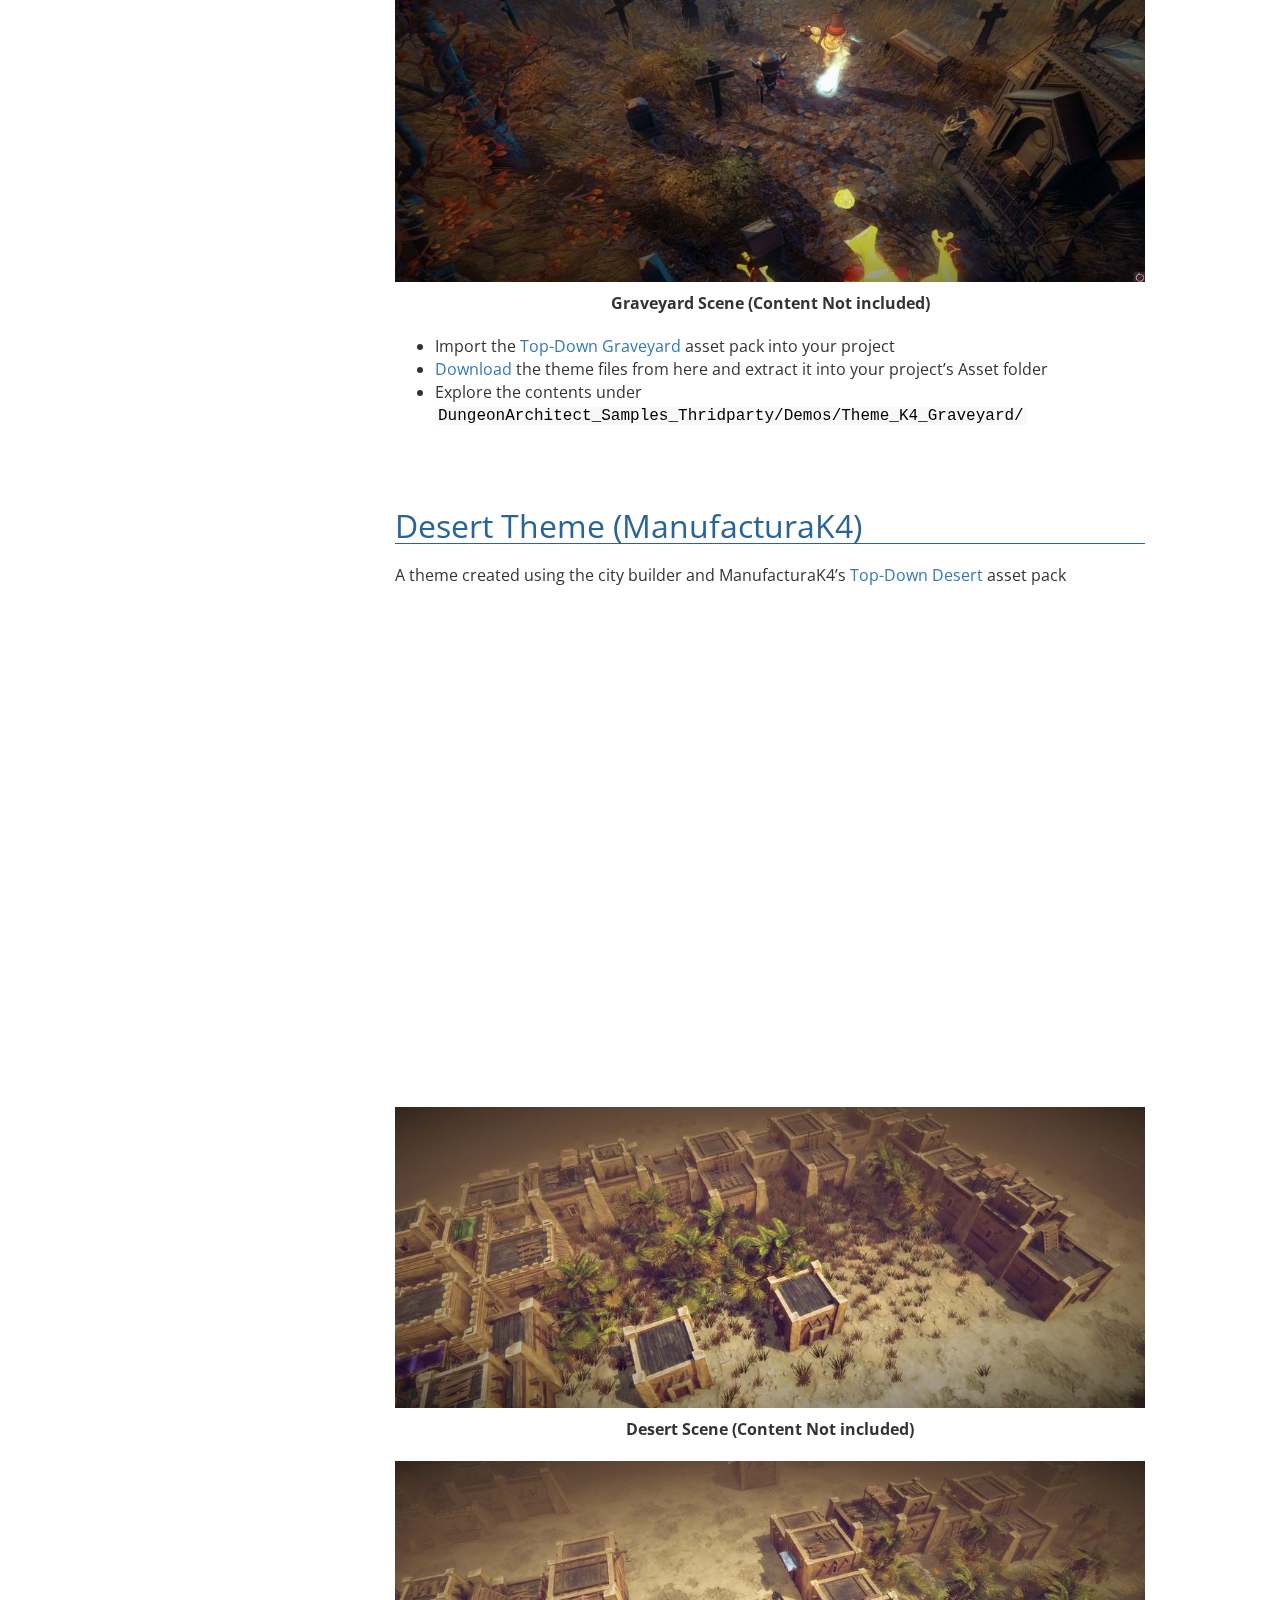
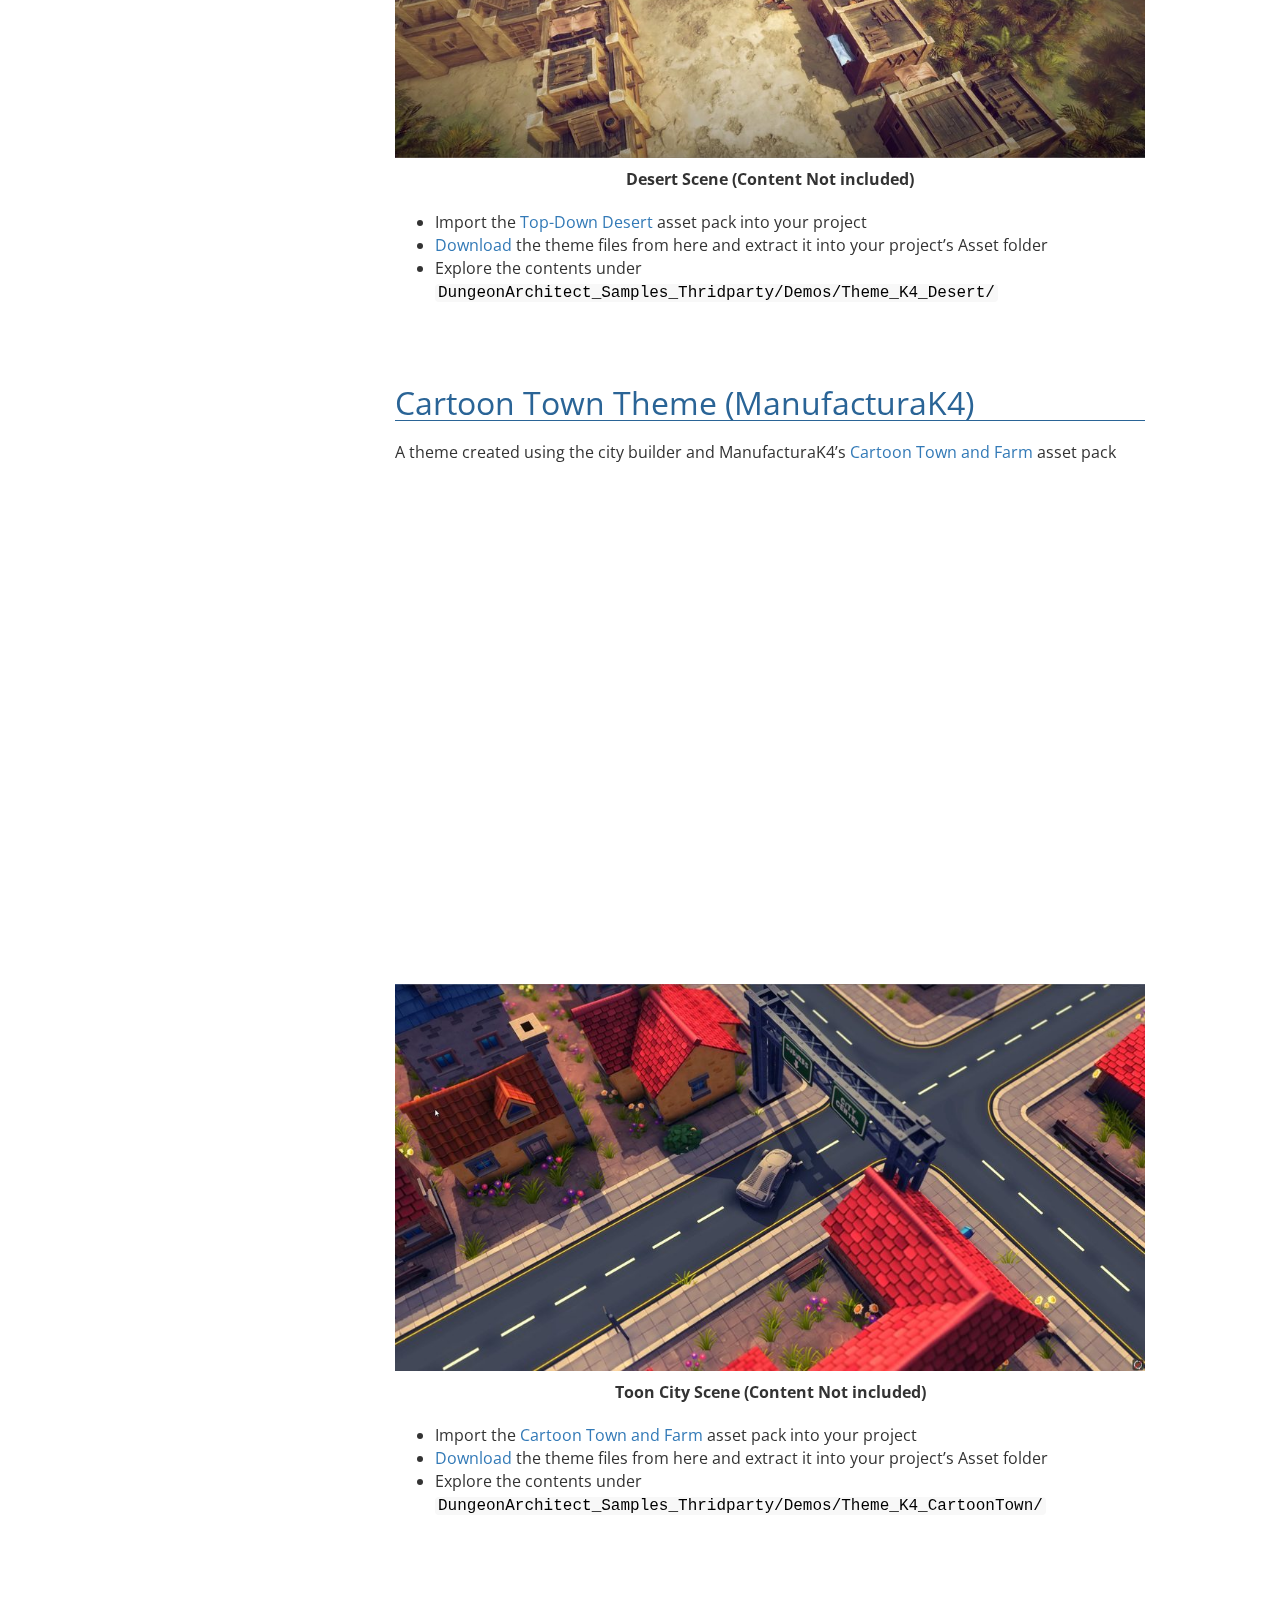
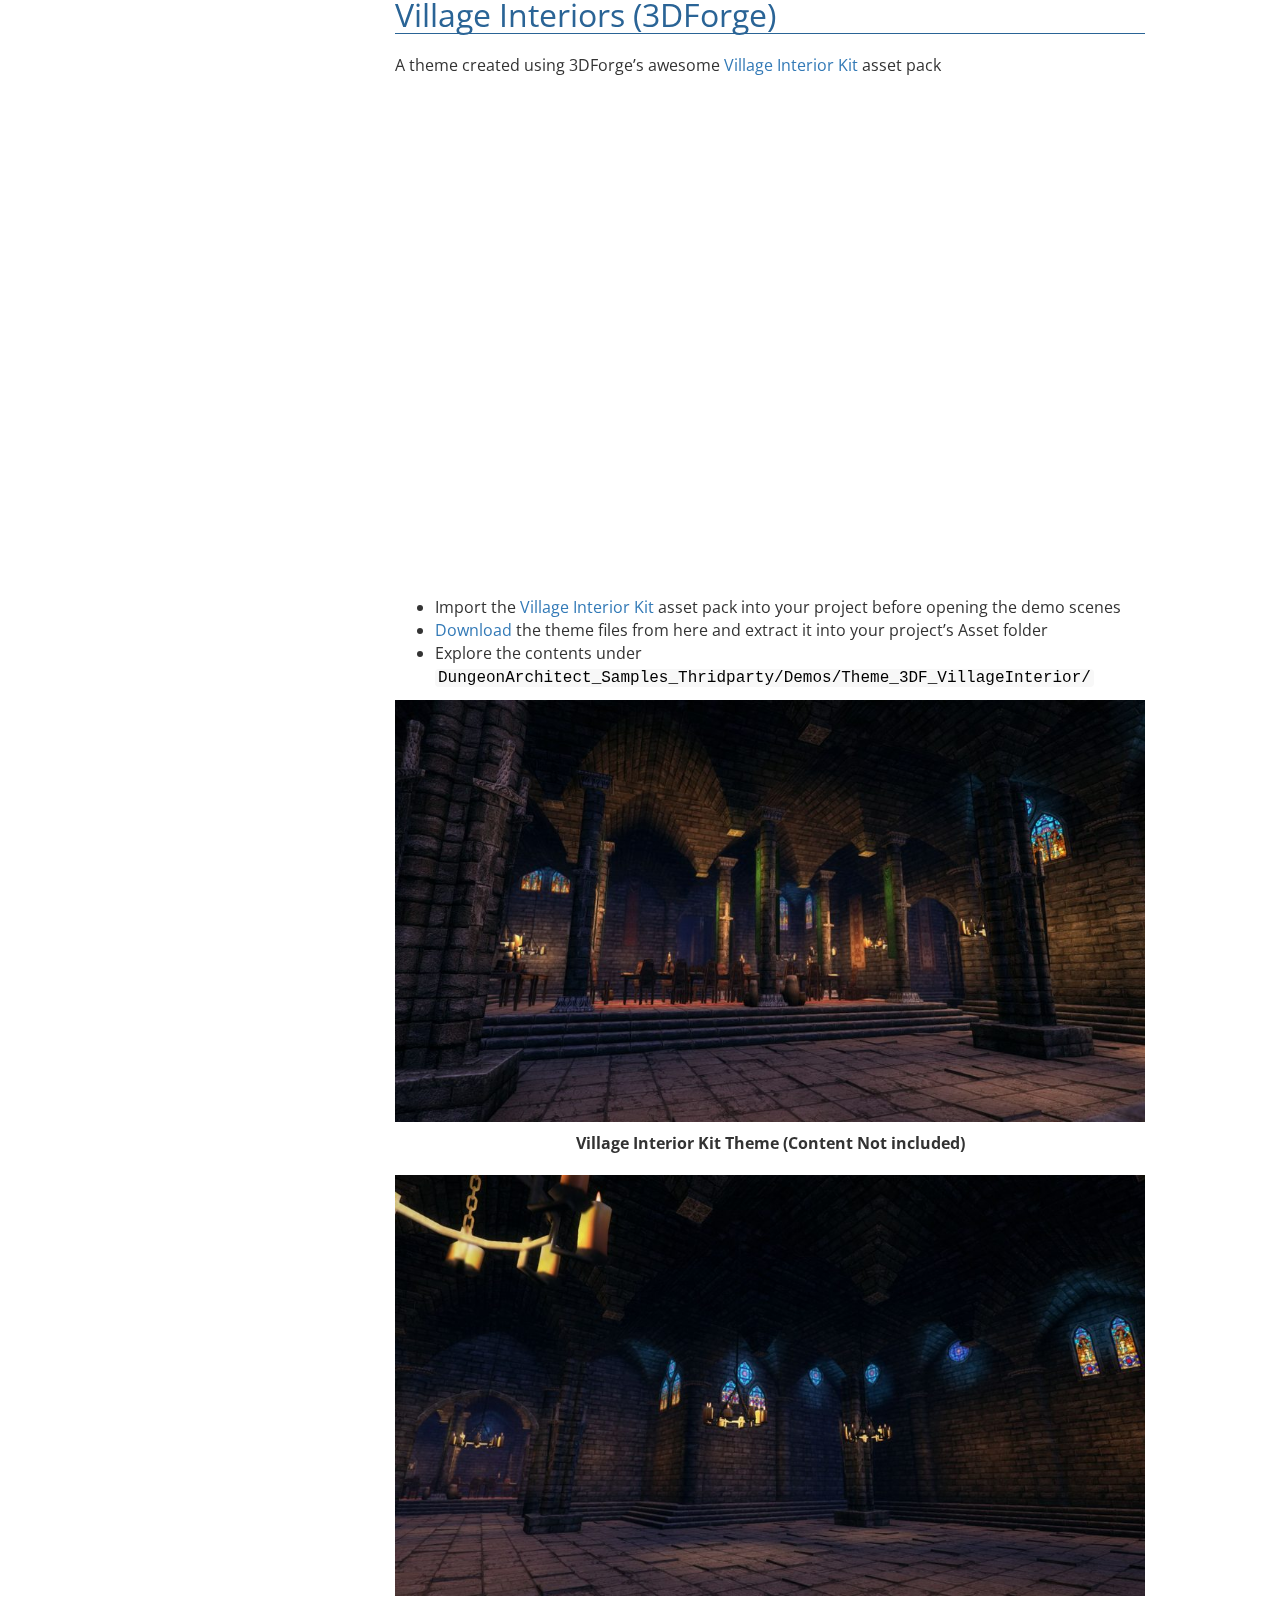
<file: stage/html/quick_start_1.4.0.html>
<!DOCTYPE html PUBLIC "-//W3C//DTD XHTML 1.0 Transitional//EN" "http://www.w3.org/TR/xhtml1/DTD/xhtml1-transitional.dtd">
<html xmlns="http://www.w3.org/1999/xhtml">
<head>
  <meta http-equiv="Content-Type" content="text/html; charset=utf-8" />
  <meta http-equiv="Content-Style-Type" content="text/css" />
  <meta name="generator" content="pandoc" />
  <meta name="author" content="for Unity 5" />
  <title>Dungeon Architect Quick Start Demos</title>
  <style type="text/css">code{white-space: pre;}</style>
    <meta charset="utf-8">
    <meta name="viewport" content="width=device-width, initial-scale=1">
    <link rel="stylesheet" href="../theme/css/bootstrap.min.css">
    <link rel="stylesheet" href="../theme/css/theme.css">
  
    <script src="../theme/js/jquery.min.js"></script>
    <script src="../theme/js/bootstrap.min.js"></script>
    <link rel="stylesheet" href="https://maxcdn.bootstrapcdn.com/font-awesome/4.5.0/css/font-awesome.min.css">
    <link href='https://fonts.googleapis.com/css?family=Open+Sans' rel='stylesheet' type='text/css'>
</head>
<body>

<script>

function getPdfUrl() {
	return "../pdf/quick_start_1.4.0.pdf";
}

</script>

  <link rel="stylesheet" href="../theme/highlight/styles/tomorrow.css">
  <script src="../theme/highlight/highlight.pack.js"></script>
  <script>hljs.initHighlightingOnLoad();</script>

<script>
 $(document).ready(function () {
	 $("#TOC").prependTo("#toc_host");
	 $("#TOC").attr("data-spy", "affix");
	 $("#TOC").attr("data-offset-top", "5");
	$("#TOC").addClass("bs-sidebar");
	$("#TOC").addClass("hidden-print");
	
	 $("#download_pdf").appendTo("#TOC");
	
	 /*
	*/
        var url = window.location.href;
        url = url.replace(window.location.hash, "");

	    // Will only work if string in href matches with location
        $('ul.nav a[href="' + url + '"]').parent().addClass('active');

    // Will also work for relative and absolute hrefs
        $('ul.nav a').filter(function () {
            return this.href == url;
        }).parent().addClass('active').parent().parent().addClass('active');

    });

// Smooth scroll
$(function() {
  $('a[href*=#]:not([href=#])').click(function() {
    if (location.pathname.replace(/^\//,'') == this.pathname.replace(/^\//,'') && location.hostname == this.hostname) {
      var target = $(this.hash);
      target = target.length ? target : $('[name=' + this.hash.slice(1) +']');
      if (target.length) {
        $('html,body').animate({
          scrollTop: target.offset().top
        }, 500);
        return false;
      }
    }
  });
});

</script>

<script>


$( document ).ready(function() {

	$('img.svg').each(function(){
		var $img = jQuery(this);
		var imgID = $img.attr('id');
		var imgClass = $img.attr('class');
		var imgURL = $img.attr('src');

		jQuery.get(imgURL, function(data) {
                // Get the SVG tag, ignore the rest
                var $svg = jQuery(data).find('svg');

                // Add replaced image's ID to the new SVG
                if(typeof imgID !== 'undefined') {
                	$svg = $svg.attr('id', imgID);
                }
                // Add replaced image's classes to the new SVG
                if(typeof imgClass !== 'undefined') {
                	$svg = $svg.attr('class', imgClass+' replaced-svg');
                }

                // Remove any invalid XML tags as per http://validator.w3.org
                $svg = $svg.removeAttr('xmlns:a');

                // Replace image with new SVG
                $img.replaceWith($svg);

            }, 'xml');

	});
});
 </script>

<div id="wrap">

  	<div class="container">
<script>
$(document).ready(function() {
	$('#TOC ul').each(function() {
		$(this).addClass("nav");

	});

	$('#TOC').children('ul').each(function() {
		$(this).addClass("bs-sidenav");
	});

  $('a[href="#TOC"]').each(function() {
    $(this).after($(this).text());
    $(this).remove();
  })


	$('.documentationBlock img').each(function() {

		$(this).addClass("width: 100%");
		$(this).addClass("height:100%");
		$(this).addClass('img-responsive');

	});
	$('body').scrollspy({ target: '#TOC' })

	$('img').on('load', function(e) {
    	$('body').scrollspy('refresh');
    });

});

</script>

<div class="row documentationBlock">
		<div class="col-md-3" id="toc_host">
			<div id="download_pdf"><a href="javascript:document.location.href=getPdfUrl();" target="_blank"><i class="fa fa-file-pdf-o"></i> Download PDF</a></div>
		</div>
		<div class="col-md-9" style="font-family: 'Open Sans', sans-serif;">
<div class="branding-logo">
	<img src="../assets/images/unity_logo.png">
</div>
			<div class="version-block">
			  <div class="dropdown" style="display: inline">
			    <button class="btn btn-primary dropdown-toggle" type="button" data-toggle="dropdown">Version
			    <span class="caret"></span></button>
			    <ul class="dropdown-menu">
			    				<li><a href="quick_start_1.6.0.html">1.6.0</a></li>
				<li><a href="quick_start_1.4.0.html">1.4.0</a></li>
				<li><a href="quick_start_1.1.0.html">1.1.0</a></li>
				<li><a href="quick_start_1.0.0.html">1.0.0</a></li>
			    </ul>
			  </div>
			  <div class="version-number">1.4.0</div>
			</div>
<div id="header">
<h1 class="title">Dungeon Architect Quick Start Demos</h1>
<h2 class="author">for Unity 5</h2>
</div>
<div id="TOC">
<ul>
<li><a href="#sample-content">Sample Content</a></li>
<li><a href="#candy-theme">Candy Theme</a><ul>
<li><a href="#design-time-generation">Design Time Generation</a></li>
<li><a href="#runtime-generation">Runtime Generation</a></li>
</ul></li>
<li><a href="#outdoor-cliff-theme">Outdoor Cliff Theme</a><ul>
<li><a href="#cliffs">Cliffs</a></li>
<li><a href="#alternate-version">Alternate Version</a></li>
</ul></li>
<li><a href="#simple-city-builder-demo">Simple City Builder Demo</a><ul>
<li><a href="#city-theme-1">City Theme #1</a></li>
<li><a href="#city-theme-2">City Theme #2</a></li>
<li><a href="#stronghold-theme-1">Stronghold Theme #1</a></li>
<li><a href="#stronghold-theme-2">Stronghold Theme #2</a></li>
</ul></li>
<li><a href="#moba-theme-mk4">MOBA Theme (MK4)</a><ul>
<li><a href="#summer-mode">Summer Mode</a></li>
<li><a href="#winter-mode">Winter Mode</a></li>
</ul></li>
<li><a href="#graveyard-theme-manufacturak4">Graveyard Theme (ManufacturaK4)</a></li>
<li><a href="#desert-theme-manufacturak4">Desert Theme (ManufacturaK4)</a></li>
<li><a href="#cartoon-town-theme-manufacturak4">Cartoon Town Theme (ManufacturaK4)</a></li>
<li><a href="#village-interiors-3dforge">Village Interiors (3DForge)</a></li>
<li><a href="#village-exteriors-3df-and-gaia-adam">Village Exteriors (3DF) and Gaia (Adam)</a><ul>
<li><a href="#simple-village-theme">Simple Village Theme</a></li>
<li><a href="#farm-house-theme">Farm House Theme</a></li>
<li><a href="#stronghold-theme">Stronghold Theme</a></li>
</ul></li>
<li><a href="#interiors-theme-mk4">Interiors Theme (MK4)</a><ul>
<li><a href="#wooden-theme">Wooden Theme</a></li>
<li><a href="#stone-theme">Stone Theme</a></li>
<li><a href="#mixed-theme">Mixed Theme</a></li>
</ul></li>
<li><a href="#tad-sewer-3dforge">TaD Sewer (3DForge)</a></li>
<li><a href="#multistory-dungeon-ms">MultiStory Dungeon (MS)</a></li>
<li><a href="#topdown-dungeon-mk4">TopDown Dungeon (MK4)</a></li>
<li><a href="#isaac-builder">Isaac Builder</a></li>
<li><a href="#simple-shapes-theme">Simple Shapes Theme</a></li>
</ul>
</div>
<h1 id="sample-content">Sample Content</h1>
<p>Dungeon Architect comes with sample content to quickly get you started. It contain free modular assets (Candy) and pre-designed theme files for some of the famous modular assets in the asset store</p>
<p><strong>Sample content using free assets:</strong> Already included in DA package under DungeonArchitect_Samples folder</p>
<p><strong>Sample content using other paid assets in the Asset Store:</strong> <a href="https://s3-us-west-2.amazonaws.com/coderespawn-public/dungeon_architect/unity/third_party_samples/1.4.0/DungeonArchitect_Samples_Thirdparty_v1.4.0.zip">DOWNLOAD</a></p>
<h1 id="candy-theme">Candy Theme</h1>
<p>Dungeon Architect ships with a set of free modular assets to help you get started.</p>
<div class="figure">
<img src="../assets/images/candy_01.jpg" alt="Level generated using the Candy Theme" />
<p class="caption">Level generated using the Candy Theme</p>
</div>
<p>Explore the contents under <code>DungeonArchitect_Samples/Theme_Candy/</code></p>
<p>The theme file used to generate the level is located here:</p>
<p><code>DungeonArchitect_Samples/Theme_Candy/Themes/CandyDungeonTheme.asset</code></p>
<div class="figure">
<img src="../assets/images/candy_theme.png" alt="Free Candy Theme" />
<p class="caption">Free Candy Theme</p>
</div>
<h2 id="design-time-generation">Design Time Generation</h2>
<p>This scene has a dungeon actor setup with the Candy theme.</p>
<p>Select the DungeonGrid actor and click “Build Dungeon” button. Change the <strong>Seed</strong> variable in the configuration to get a different layout</p>
<p>Scene Location: <code>DungeonArchitect_Samples/Theme_Candy/Scenes/DemoScene</code></p>

<h2 id="runtime-generation">Runtime Generation</h2>
<p>This demo shows how you can build a new layout at runtime. Play the scene and use the following controls</p>
<ul>
<li><strong>Space</strong>: Build a new dungeon layout</li>
<li><strong>Right Mouse</strong>: Look Around</li>
<li><strong>WASD</strong>: Move the camera</li>
</ul>
<p>Scene Location: <code>DungeonArchitect_Samples/Demo_Theme_Candy/Scenes/*</code></p>

<h1 id="outdoor-cliff-theme">Outdoor Cliff Theme</h1>
<p>This demo showcases an outdoor scene using free assets by <a href="http://opengameart.org/content/3d-nature-pack">Kenny</a></p>
<p>The art is licensed under CC0 so it can be used with your commercial games</p>
<p><iframe width="853" height="480" src="https://www.youtube.com/embed/jilMwhXIydA?rel=0&amp;showinfo=0" frameborder="0" allowfullscreen></iframe></p>
<h2 id="cliffs">Cliffs</h2>
<p>Scene Location: <code>DungeonArchitect_Samples/Demo_Theme_OutdoorCliffs/Scenes/Demo_OutdoorCliffs</code></p>
<div class="figure">
<img src="../assets/images/cliff_01.jpg" alt="Cliff Theme" />
<p class="caption">Cliff Theme</p>
</div>
<h2 id="alternate-version">Alternate Version</h2>
<p>An alternate version of the theme Scene Location: <code>DungeonArchitect_Samples/Demo_Theme_OutdoorCliffs/Scenes/Demo_OutdoorCliffs_Alternate</code></p>
<div class="figure">
<img src="../assets/images/cliff_02.jpg" alt="Cliff Theme" />
<p class="caption">Cliff Theme</p>
</div>

<h1 id="simple-city-builder-demo">Simple City Builder Demo</h1>
<p>This example shows how you can build your own layout algorithms and swap the existing one out. A simple city layout is made in a grid based pattern and various theme files are used to decorate it</p>
<p>Explore the contents under <code>DungeonArchitect_Samples/DemoBuilder_SimpleCity/</code></p>
<p>The Sample Builder code resides under <code>DungeonArchitect/Scripts/Builder/SimpleCity</code></p>
<h2 id="city-theme-1">City Theme #1</h2>
<p>Scene Location: <code>DungeonArchitect_Samples/DemoBuilder_SimpleCity/Scenes/SimpleCityRealtimeScene</code></p>
<div class="figure">
<img src="../assets/images/simple_city_01.jpg" alt="Simple City Theme 1" />
<p class="caption">Simple City Theme 1</p>
</div>
<h2 id="city-theme-2">City Theme #2</h2>
<p>Scene Location: <code>DungeonArchitect_Samples/DemoBuilder_SimpleCity/Scenes/SimpleCityScene</code></p>
<div class="figure">
<img src="../assets/images/simple_city_02.jpg" alt="Simple City Theme 2" />
<p class="caption">Simple City Theme 2</p>
</div>
<h2 id="stronghold-theme-1">Stronghold Theme #1</h2>
<p>A marker emitter is attached to the builder to extend it by emitting wall markers around the city bounds. This lets the theme files deocrate the level as a medieval stronghold</p>
<p>Scene Location: <code>DungeonArchitect_Samples/DemoBuilder_SimpleCity/Scenes/StrongholdBasic</code></p>
<div class="figure">
<img src="../assets/images/stronghold_01.jpg" alt="Stronghold Theme 1" />
<p class="caption">Stronghold Theme 1</p>
</div>
<h2 id="stronghold-theme-2">Stronghold Theme #2</h2>
<p>An alternative version of the above theme</p>
<p>Scene Location: <code>DungeonArchitect_Samples/DemoBuilder_SimpleCity/Scenes/StrongholdMedieval</code></p>
<p>The art assets is licensed under CC0 and can be used with commercial games</p>
<div class="figure">
<img src="../assets/images/stronghold_02.jpg" alt="Stronghold Theme 2" />
<p class="caption">Stronghold Theme 2</p>
</div>

<h1 id="moba-theme-mk4">MOBA Theme (MK4)</h1>
<p>A theme created using ManufacturaK4’s excellent <a href="https://www.assetstore.unity3d.com/en/#!/content/28234">Tower Defense and MOBA</a> asset pack</p>
<ul>
<li>Import the <a href="https://www.assetstore.unity3d.com/en/#!/content/28234">Tower Defense and MOBA</a> asset pack into your project before opening the demo scenes</li>
<li><a href="#sample-content">Download</a> the theme files from here and extract it into your project’s Asset folder</li>
<li>Explore the contents under <code>DungeonArchitect_Samples_Thridparty/Demos/Theme_K4_Moba/</code></li>
</ul>
<h2 id="summer-mode">Summer Mode</h2>
<p>Scene Location: <code>DungeonArchitect_Samples_Thridparty/Demos/Theme_K4_Moba/Scenes/Demo_MOBA_DA_Summer</code></p>
<div class="figure">
<img src="../assets/images/moba_01.jpg" alt="ManufacturaK4’s Moba Scene (Content Not included)" />
<p class="caption">ManufacturaK4’s Moba Scene (Content Not included)</p>
</div>
<div class="figure">
<img src="../assets/images/moba_02.jpg" alt="ManufacturaK4’s Moba Scene (Content Not included)" />
<p class="caption">ManufacturaK4’s Moba Scene (Content Not included)</p>
</div>
<div class="figure">
<img src="../assets/images/moba_03.jpg" alt="ManufacturaK4’s Moba Scene (Content Not included)" />
<p class="caption">ManufacturaK4’s Moba Scene (Content Not included)</p>
</div>
<div class="figure">
<img src="../assets/images/moba_theme.png" alt="Theme File Fragment" />
<p class="caption">Theme File Fragment</p>
</div>
<h2 id="winter-mode">Winter Mode</h2>
<p>The assets come with winter textures as well (however it doesn’t come with winter materials and an easy way to switch between the two). With DA you can do that easily</p>
<p>Scene Location: <code>DungeonArchitect_Samples_Thridparty/Demos/Theme_K4_Moba/Scenes/Demo_MOBA_DA_Winter</code></p>
<p>After the scene is generated, a dungeon listener script automatically fires that replaces the summer materials with winter ones. This script is reusable on your other projects</p>
<div class="figure">
<img src="../assets/images/moba_winter_01.jpg" alt="ManufacturaK4’s Moba Winter Scene (Content Not included)" />
<p class="caption">ManufacturaK4’s Moba Winter Scene (Content Not included)</p>
</div>
<div class="figure">
<img src="../assets/images/moba_winter_02.jpg" alt="ManufacturaK4’s Moba Winter Scene (Content Not included)" />
<p class="caption">ManufacturaK4’s Moba Winter Scene (Content Not included)</p>
</div>

<h1 id="graveyard-theme-manufacturak4">Graveyard Theme (ManufacturaK4)</h1>
<p>A theme created using the city builder and ManufacturaK4’s excellent <a href="https://www.assetstore.unity3d.com/en/#!/content/25356">Top-Down Graveyard</a> asset pack</p>
<p><iframe width="853" height="480" src="https://www.youtube.com/embed/CJLk6VsFxfY?rel=0&amp;showinfo=0" frameborder="0" allowfullscreen></iframe></p>
<div class="figure">
<img src="../assets/images/grave1.jpg" alt="Graveyard Scene (Content Not included)" />
<p class="caption">Graveyard Scene (Content Not included)</p>
</div>
<div class="figure">
<img src="../assets/images/grave2.jpg" alt="Graveyard Scene (Content Not included)" />
<p class="caption">Graveyard Scene (Content Not included)</p>
</div>
<ul>
<li>Import the <a href="https://www.assetstore.unity3d.com/en/#!/content/25356">Top-Down Graveyard</a> asset pack into your project</li>
<li><a href="#sample-content">Download</a> the theme files from here and extract it into your project’s Asset folder</li>
<li>Explore the contents under <code>DungeonArchitect_Samples_Thridparty/Demos/Theme_K4_Graveyard/</code></li>
</ul>
<h1 id="desert-theme-manufacturak4">Desert Theme (ManufacturaK4)</h1>
<p>A theme created using the city builder and ManufacturaK4’s <a href="https://www.assetstore.unity3d.com/en/#!/content/44757">Top-Down Desert</a> asset pack</p>
<p><iframe width="853" height="480" src="https://www.youtube.com/embed/s15dYrR213M?rel=0&amp;showinfo=0" frameborder="0" allowfullscreen></iframe></p>
<div class="figure">
<img src="../assets/images/desert1.jpg" alt="Desert Scene (Content Not included)" />
<p class="caption">Desert Scene (Content Not included)</p>
</div>
<div class="figure">
<img src="../assets/images/desert2.jpg" alt="Desert Scene (Content Not included)" />
<p class="caption">Desert Scene (Content Not included)</p>
</div>
<ul>
<li>Import the <a href="https://www.assetstore.unity3d.com/en/#!/content/44757">Top-Down Desert</a> asset pack into your project</li>
<li><a href="#sample-content">Download</a> the theme files from here and extract it into your project’s Asset folder</li>
<li>Explore the contents under <code>DungeonArchitect_Samples_Thridparty/Demos/Theme_K4_Desert/</code></li>
</ul>
<h1 id="cartoon-town-theme-manufacturak4">Cartoon Town Theme (ManufacturaK4)</h1>
<p>A theme created using the city builder and ManufacturaK4’s <a href="https://www.assetstore.unity3d.com/en/#!/content/17254">Cartoon Town and Farm</a> asset pack</p>
<p><iframe width="853" height="480" src="https://www.youtube.com/embed/NlqHnM1KG0g?rel=0&amp;showinfo=0" frameborder="0" allowfullscreen></iframe></p>
<div class="figure">
<img src="../assets/images/toon_city1.jpg" alt="Toon City Scene (Content Not included)" />
<p class="caption">Toon City Scene (Content Not included)</p>
</div>
<ul>
<li>Import the <a href="https://www.assetstore.unity3d.com/en/#!/content/17254">Cartoon Town and Farm</a> asset pack into your project</li>
<li><a href="#sample-content">Download</a> the theme files from here and extract it into your project’s Asset folder</li>
<li>Explore the contents under <code>DungeonArchitect_Samples_Thridparty/Demos/Theme_K4_CartoonTown/</code></li>
</ul>
<h1 id="village-interiors-3dforge">Village Interiors (3DForge)</h1>
<p>A theme created using 3DForge’s awesome <a href="https://www.assetstore.unity3d.com/en/#!/content/17033">Village Interior Kit</a> asset pack</p>
<p><iframe width="853" height="480" src="https://www.youtube.com/embed/-XEp_8kI-Us?rel=0&amp;showinfo=0" frameborder="0" allowfullscreen></iframe></p>
<ul>
<li>Import the <a href="https://www.assetstore.unity3d.com/en/#!/content/17033">Village Interior Kit</a> asset pack into your project before opening the demo scenes</li>
<li><a href="#sample-content">Download</a> the theme files from here and extract it into your project’s Asset folder</li>
<li>Explore the contents under <code>DungeonArchitect_Samples_Thridparty/Demos/Theme_3DF_VillageInterior/</code></li>
</ul>
<div class="figure">
<img src="../assets/images/village_interior_01.jpg" alt="Village Interior Kit Theme (Content Not included)" />
<p class="caption">Village Interior Kit Theme (Content Not included)</p>
</div>
<div class="figure">
<img src="../assets/images/village_interior_02.jpg" alt="Village Interior Kit Theme (Content Not included)" />
<p class="caption">Village Interior Kit Theme (Content Not included)</p>
</div>
<div class="figure">
<img src="../assets/images/village_interior_03.jpg" alt="Village Interior Kit Theme (Content Not included)" />
<p class="caption">Village Interior Kit Theme (Content Not included)</p>
</div>

<h1 id="village-exteriors-3df-and-gaia-adam">Village Exteriors (3DF) and Gaia (Adam)</h1>
<p>A theme created using 3DForge’s awesome <a href="https://www.assetstore.unity3d.com/en/#!/content/38045">Village Exterior Kit</a> asset pack and placed on a terrain generated using Adam’s beautiful <a href="https://www.assetstore.unity3d.com/en/#!/content/42618">Gaia</a> terrain generator</p>
<ul>
<li>Import the <a href="https://www.assetstore.unity3d.com/en/#!/content/38045">Village Exterior Kit</a> asset pack into your project before opening the demo scenes</li>
<li>Import <a href="https://www.assetstore.unity3d.com/en/#!/content/42618">Gaia</a> asset pack into your project before opening the demo scenes</li>
<li><a href="#sample-content">Download</a> the theme files from here and extract it into your project’s Asset folder</li>
<li>Explore the contents under <code>DungeonArchitect_Samples_Thridparty/Demos/Theme_3DF_VillageExterior_Gaia/</code></li>
</ul>
<h2 id="simple-village-theme">Simple Village Theme</h2>
<p><iframe width="853" height="480" src="https://www.youtube.com/embed/Dcbqy_tlIHA?rel=0&amp;showinfo=0" frameborder="0" allowfullscreen></iframe></p>
<p>A village theme created using the default grid builder. The theme file places random houses near the layout of the dungeon, making it look like a small village</p>
<p>Scene Location <code>DungeonArchitect_Samples_Thridparty/Demos/Theme_3DF_VillageExterior_Gaia/Scenes/SmallVillage</code></p>
<div class="figure">
<img src="../assets/images/gaia_village0.jpg" alt="Village theme (Content Not included)" />
<p class="caption">Village theme (Content Not included)</p>
</div>
<div class="figure">
<img src="../assets/images/gaia_village1.jpg" alt="Village theme (Content Not included)" />
<p class="caption">Village theme (Content Not included)</p>
</div>
<div class="figure">
<img src="../assets/images/gaia_village2.jpg" alt="Village theme (Content Not included)" />
<p class="caption">Village theme (Content Not included)</p>
</div>
<h2 id="farm-house-theme">Farm House Theme</h2>
<p>A grid dungeon with a house placed inside each room of the dungoen. This makes the indivial houses connected with pathways</p>
<p>Scene Location <code>DungeonArchitect_Samples_Thridparty/Demos/Theme_3DF_VillageExterior_Gaia/Scenes/FarmHouse</code></p>
<div class="figure">
<img src="../assets/images/gaia_farm.jpg" alt="Farmhouse theme (Content Not included)" />
<p class="caption">Farmhouse theme (Content Not included)</p>
</div>
<div class="figure">
<img src="../assets/images/gaia_farm2.jpg" alt="Farmhouse theme (Content Not included)" />
<p class="caption">Farmhouse theme (Content Not included)</p>
</div>
<h2 id="stronghold-theme">Stronghold Theme</h2>
<p><iframe width="853" height="480" src="https://www.youtube.com/embed/CoT-e_cX5Rc?rel=0&amp;showinfo=0" frameborder="0" allowfullscreen></iframe></p>
<p>This demo uses the city dungeon builder and a village with walls</p>
<p>Scene Location <code>DungeonArchitect_Samples_Thridparty/Demos/Theme_3DF_VillageExterior_Gaia/Scenes/StrongholdVillage</code></p>
<div class="figure">
<img src="../assets/images/gaia_sh1.jpg" alt="Stronghold theme (Content Not included)" />
<p class="caption">Stronghold theme (Content Not included)</p>
</div>
<div class="figure">
<img src="../assets/images/gaia_sh2.jpg" alt="Stronghold theme (Content Not included)" />
<p class="caption">Stronghold theme (Content Not included)</p>
</div>
<div class="figure">
<img src="../assets/images/gaia_sh3.jpg" alt="Stronghold theme (Content Not included)" />
<p class="caption">Stronghold theme (Content Not included)</p>
</div>
<h1 id="interiors-theme-mk4">Interiors Theme (MK4)</h1>
<p>A theme created using ManufacturaK4’s excellent <a href="https://www.assetstore.unity3d.com/en/#!/content/18139">Top-Down Interiors</a> asset pack</p>
<ul>
<li>Import the <a href="https://www.assetstore.unity3d.com/en/#!/content/18139">Top-Down Interiors</a> asset pack into your project before opening the demo scenes</li>
<li><a href="#sample-content">Download</a> the theme files from here and extract it into your project’s Asset folder</li>
<li>Explore the contents under <code>DungeonArchitect_Samples_Thridparty/Demos/Theme_K4_Interiors/</code></li>
</ul>
<h2 id="wooden-theme">Wooden Theme</h2>
<p>Scene Location: <code>DungeonArchitect_Samples_Thridparty/Demos/Theme_K4_Interiors/Scenes/01_PalaceWood</code></p>
<div class="figure">
<img src="../assets/images/interior_wood_01.jpg" alt="Wooden Theme (Content Not included)" />
<p class="caption">Wooden Theme (Content Not included)</p>
</div>
<div class="figure">
<img src="../assets/images/interior_wood_02.jpg" alt="Wooden Theme (Content Not included)" />
<p class="caption">Wooden Theme (Content Not included)</p>
</div>
<div class="figure">
<img src="../assets/images/interior_wood_theme.png" alt="Theme File" />
<p class="caption">Theme File</p>
</div>

<h2 id="stone-theme">Stone Theme</h2>
<p>Scene Location: <code>DungeonArchitect_Samples_Thridparty/Demos/Theme_K4_Interiors/Scenes/02_PalaceStone</code></p>
<div class="figure">
<img src="../assets/images/interior_stone_01.jpg" alt="Stone Theme (Content Not included)" />
<p class="caption">Stone Theme (Content Not included)</p>
</div>
<div class="figure">
<img src="../assets/images/interior_stone_theme.png" alt="Theme File" />
<p class="caption">Theme File</p>
</div>

<h2 id="mixed-theme">Mixed Theme</h2>
<p>Scene Location: <code>DungeonArchitect_Samples_Thridparty/Demos/Theme_K4_Interiors/Scenes/03_StoneWood_Mixed</code></p>
<p>This sample shows how you can mix two different themes using a <em>Theme Override Volume</em></p>
<div class="figure">
<img src="../assets/images/interior_mixed_01.jpg" alt="Multiple Themes (Content Not included)" />
<p class="caption">Multiple Themes (Content Not included)</p>
</div>

<h1 id="tad-sewer-3dforge">TaD Sewer (3DForge)</h1>
<p>A theme created using 3DForge’s excellent <a href="https://www.assetstore.unity3d.com/en/#!/content/12867">TaD Sewer Kit</a> asset pack</p>
<ul>
<li>Import the <a href="https://www.assetstore.unity3d.com/en/#!/content/12867">TaD Sewer Kit</a> asset pack into your project before opening the demo scenes</li>
<li><a href="#sample-content">Download</a> the theme files from here and extract it into your project’s Asset folder</li>
<li>Explore the contents under <code>DungeonArchitect_Samples_Thridparty/Demos/Theme_3DF_TaDSewer/</code></li>
</ul>
<div class="figure">
<img src="../assets/images/sewer_01.jpg" alt="TaD Sewer Scene (Content Not included)" />
<p class="caption">TaD Sewer Scene (Content Not included)</p>
</div>
<div class="figure">
<img src="../assets/images/sewer_02.jpg" alt="TaD Sewer Scene (Content Not included)" />
<p class="caption">TaD Sewer Scene (Content Not included)</p>
</div>
<div class="figure">
<img src="../assets/images/sewer_theme.png" alt="Theme File" />
<p class="caption">Theme File</p>
</div>

<h1 id="multistory-dungeon-ms">MultiStory Dungeon (MS)</h1>
<p>A theme created using Mana Stations’s excellent <a href="https://www.assetstore.unity3d.com/en/#!/content/33955">Multistory Dungeons</a> asset pack</p>
<ul>
<li>Import the <a href="https://www.assetstore.unity3d.com/en/#!/content/33955">Multistory Dungeons</a> asset pack into your project before opening the demo scenes</li>
<li><a href="#sample-content">Download</a> the theme files from here and extract it into your project’s Asset folder</li>
<li>Explore the contents under <code>DungeonArchitect_Samples_Thridparty/Demos/Theme_MS_MultistoryDungeon/</code></li>
</ul>
<div class="figure">
<img src="../assets/images/ms_01.jpg" alt="Mana Station’s MultiStory Dungeons Scene (Content Not included)" />
<p class="caption">Mana Station’s MultiStory Dungeons Scene (Content Not included)</p>
</div>
<div class="figure">
<img src="../assets/images/ms_02.jpg" alt="Mana Station’s MultiStory Dungeons Scene (Content Not included)" />
<p class="caption">Mana Station’s MultiStory Dungeons Scene (Content Not included)</p>
</div>
<div class="figure">
<img src="../assets/images/ms_03.jpg" alt="Mana Station’s MultiStory Dungeons Scene (Content Not included)" />
<p class="caption">Mana Station’s MultiStory Dungeons Scene (Content Not included)</p>
</div>
<div class="figure">
<img src="../assets/images/ms_theme.png" alt="Theme file" />
<p class="caption">Theme file</p>
</div>

<h1 id="topdown-dungeon-mk4">TopDown Dungeon (MK4)</h1>
<p>A theme created using ManufacturaK4’s excellent <a href="https://www.assetstore.unity3d.com/en/#!/content/8000">Top-Down Dungeons Mobile</a> asset pack</p>
<ul>
<li>Import the <a href="https://www.assetstore.unity3d.com/en/#!/content/8000">Top-Down Dungeons Mobile</a> asset pack into your project before opening the demo scenes</li>
<li><a href="#sample-content">Download</a> the theme files from here and extract it into your project’s Asset folder</li>
<li>Explore the contents under <code>DungeonArchitect_Samples_Thridparty/Demos/Theme_K4_TopDownDungeons/</code></li>
</ul>
<div class="figure">
<img src="../assets/images/tdd_01.jpg" alt="ManufacturaK4’s Top-Down Dungeons Scene (Content Not included)" />
<p class="caption">ManufacturaK4’s Top-Down Dungeons Scene (Content Not included)</p>
</div>
<div class="figure">
<img src="../assets/images/tdd_02.jpg" alt="ManufacturaK4’s Top-Down Dungeons Scene (Content Not included)" />
<p class="caption">ManufacturaK4’s Top-Down Dungeons Scene (Content Not included)</p>
</div>
<div class="figure">
<img src="../assets/images/tdd_theme.png" alt="Theme file" />
<p class="caption">Theme file</p>
</div>
<h1 id="isaac-builder">Isaac Builder</h1>
<p>This sample demos the new Isaac builder that creates levels like the ones found in Binding of Isaac</p>
<p>The awesome art from Daniel was used for the 2D sprites: <a href="https://www.assetstore.unity3d.com/en/#!/content/42935">2D Hand Painted - Dungeon Tileset</a></p>
<ul>
<li>Download the samples from <a href="https://s3-us-west-2.amazonaws.com/coderespawn-public/dungeon_architect/unity/third_party_samples/1.2.0/DemoBuilder_Isaac_HandPaint.zip">here</a></li>
<li>Import the asset <a href="https://www.assetstore.unity3d.com/en/#!/content/42935">2D Hand Painted - Dungeon Tileset</a></li>
</ul>
<p>Scene File: <code>DemoIsaac</code></p>
<div class="figure">
<img src="../assets/images/isaac_01.jpg" alt="Isaac Builder (Content Not included)" />
<p class="caption">Isaac Builder (Content Not included)</p>
</div>
<div class="figure">
<img src="../assets/images/isaac_02.jpg" alt="Isaac Builder (Content Not included)" />
<p class="caption">Isaac Builder (Content Not included)</p>
</div>
<p>There is also a theme for the grid builder</p>
<p>Scene File: <code>DemoGrid</code></p>
<div class="figure">
<img src="../assets/images/isaac_grid_01.jpg" alt="Isaac Builder (Content Not included)" />
<p class="caption">Isaac Builder (Content Not included)</p>
</div>
<div class="figure">
<img src="../assets/images/isaac_grid_02.jpg" alt="Isaac Builder (Content Not included)" />
<p class="caption">Isaac Builder (Content Not included)</p>
</div>
<h1 id="simple-shapes-theme">Simple Shapes Theme</h1>
<p>Another example of a theme generated using simple basic shapes</p>
<p>Explore the contents under <code>DungeonArchitect_Samples/Theme_SimpleShapes/</code></p>
<p>Scene Location: <code>DungeonArchitect_Samples/Theme_SimpleShapes/Scenes/BasicShapesDemo</code></p>
<div class="figure">
<img src="../assets/images/simple_shapes_01.jpg" alt="Simple Shapes Scene" />
<p class="caption">Simple Shapes Scene</p>
</div>
<div class="figure">
<img src="../assets/images/simple_shapes_01_theme.png" alt="Theme File" />
<p class="caption">Theme File</p>
</div>
<div id="footer">
  &copy; 2015 <a href="http://coderespawn.com/">Code Respawn Technologies Pvt Ltd</a>
</div>

</div>

</div>
</body>
</html>
</file>
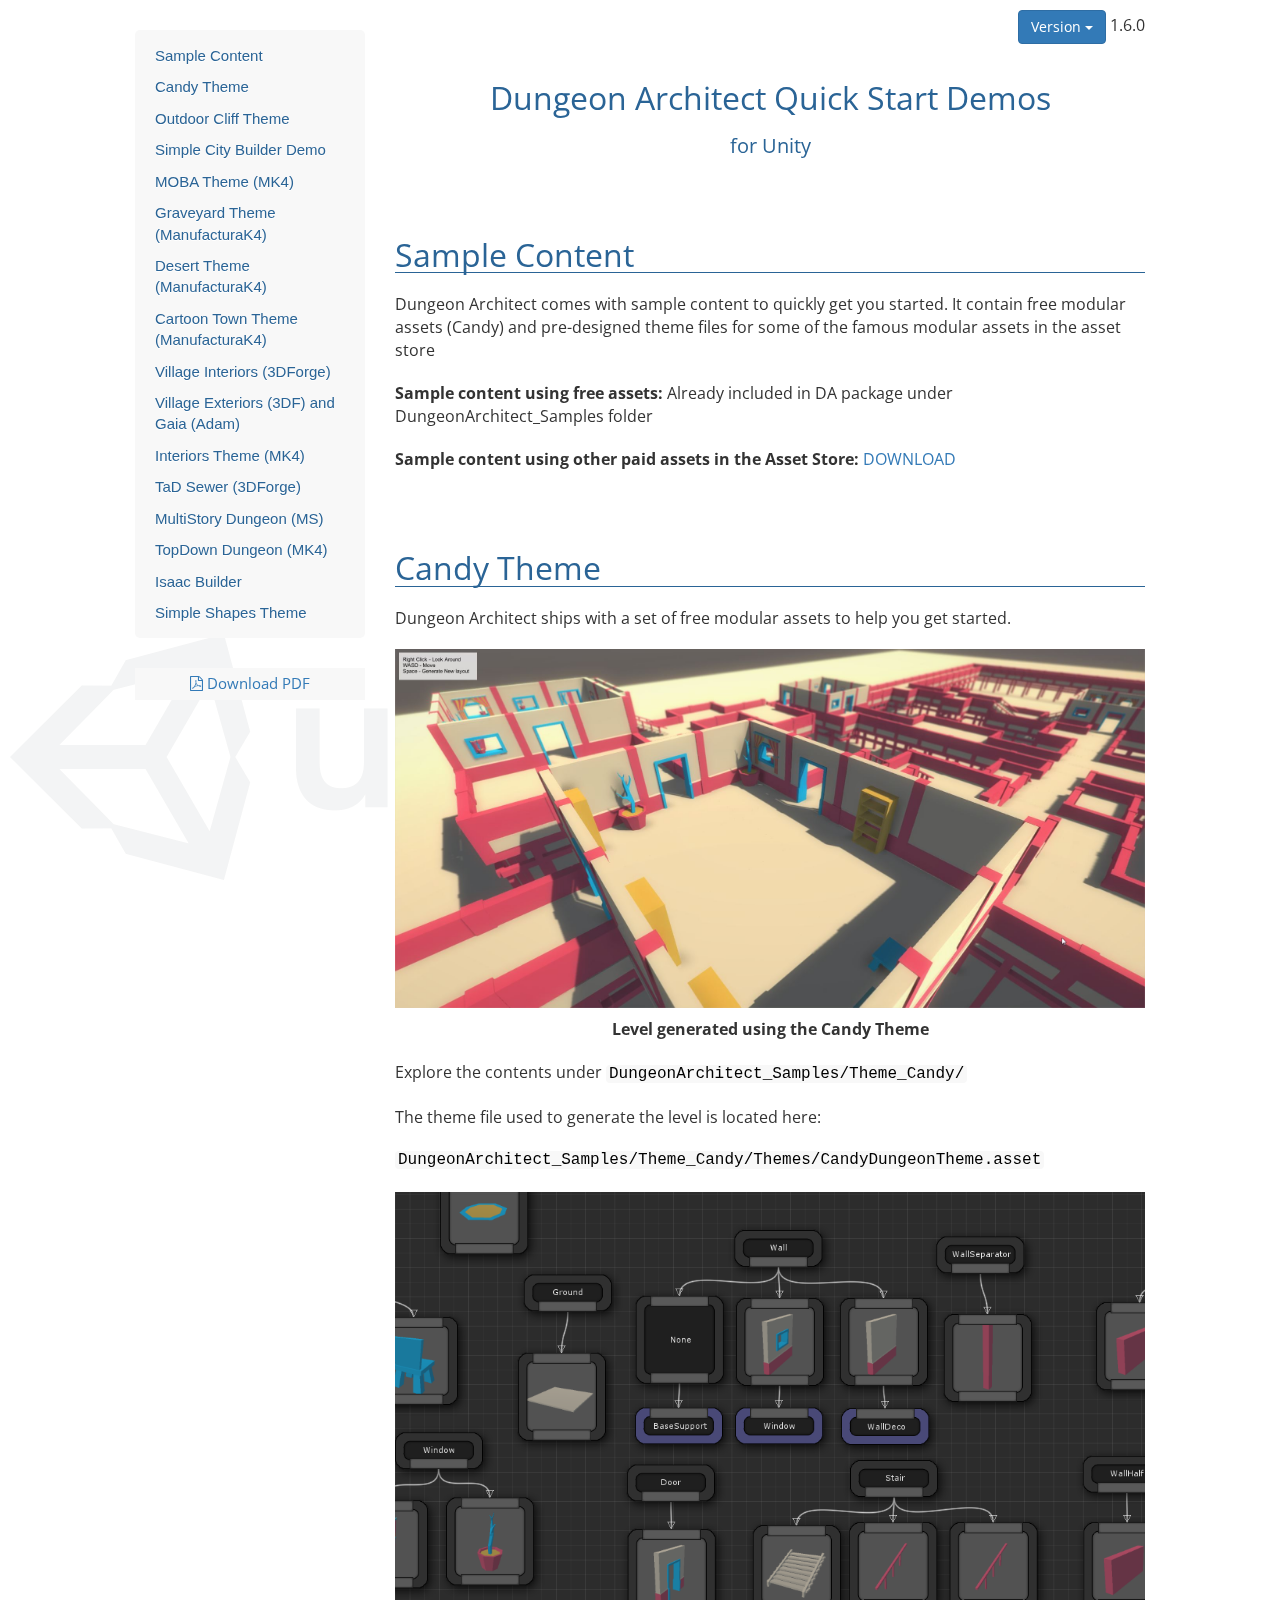
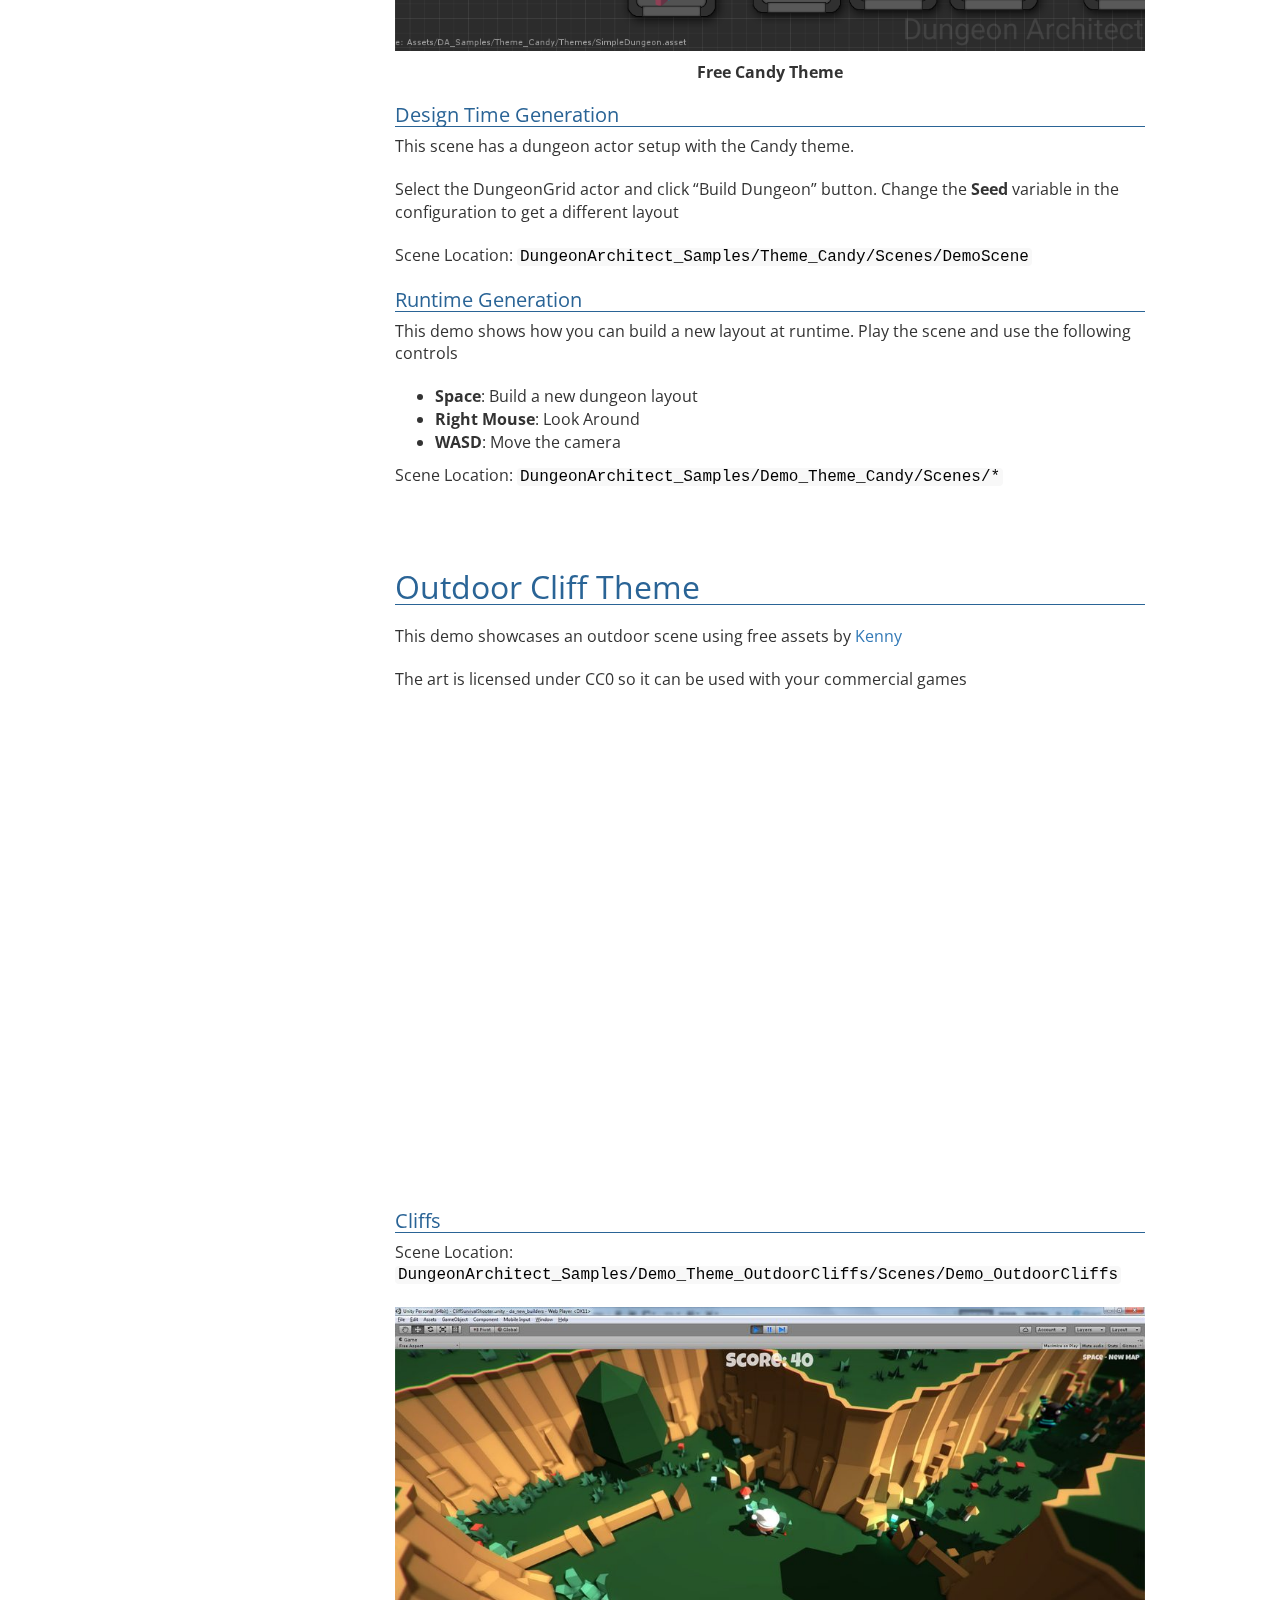
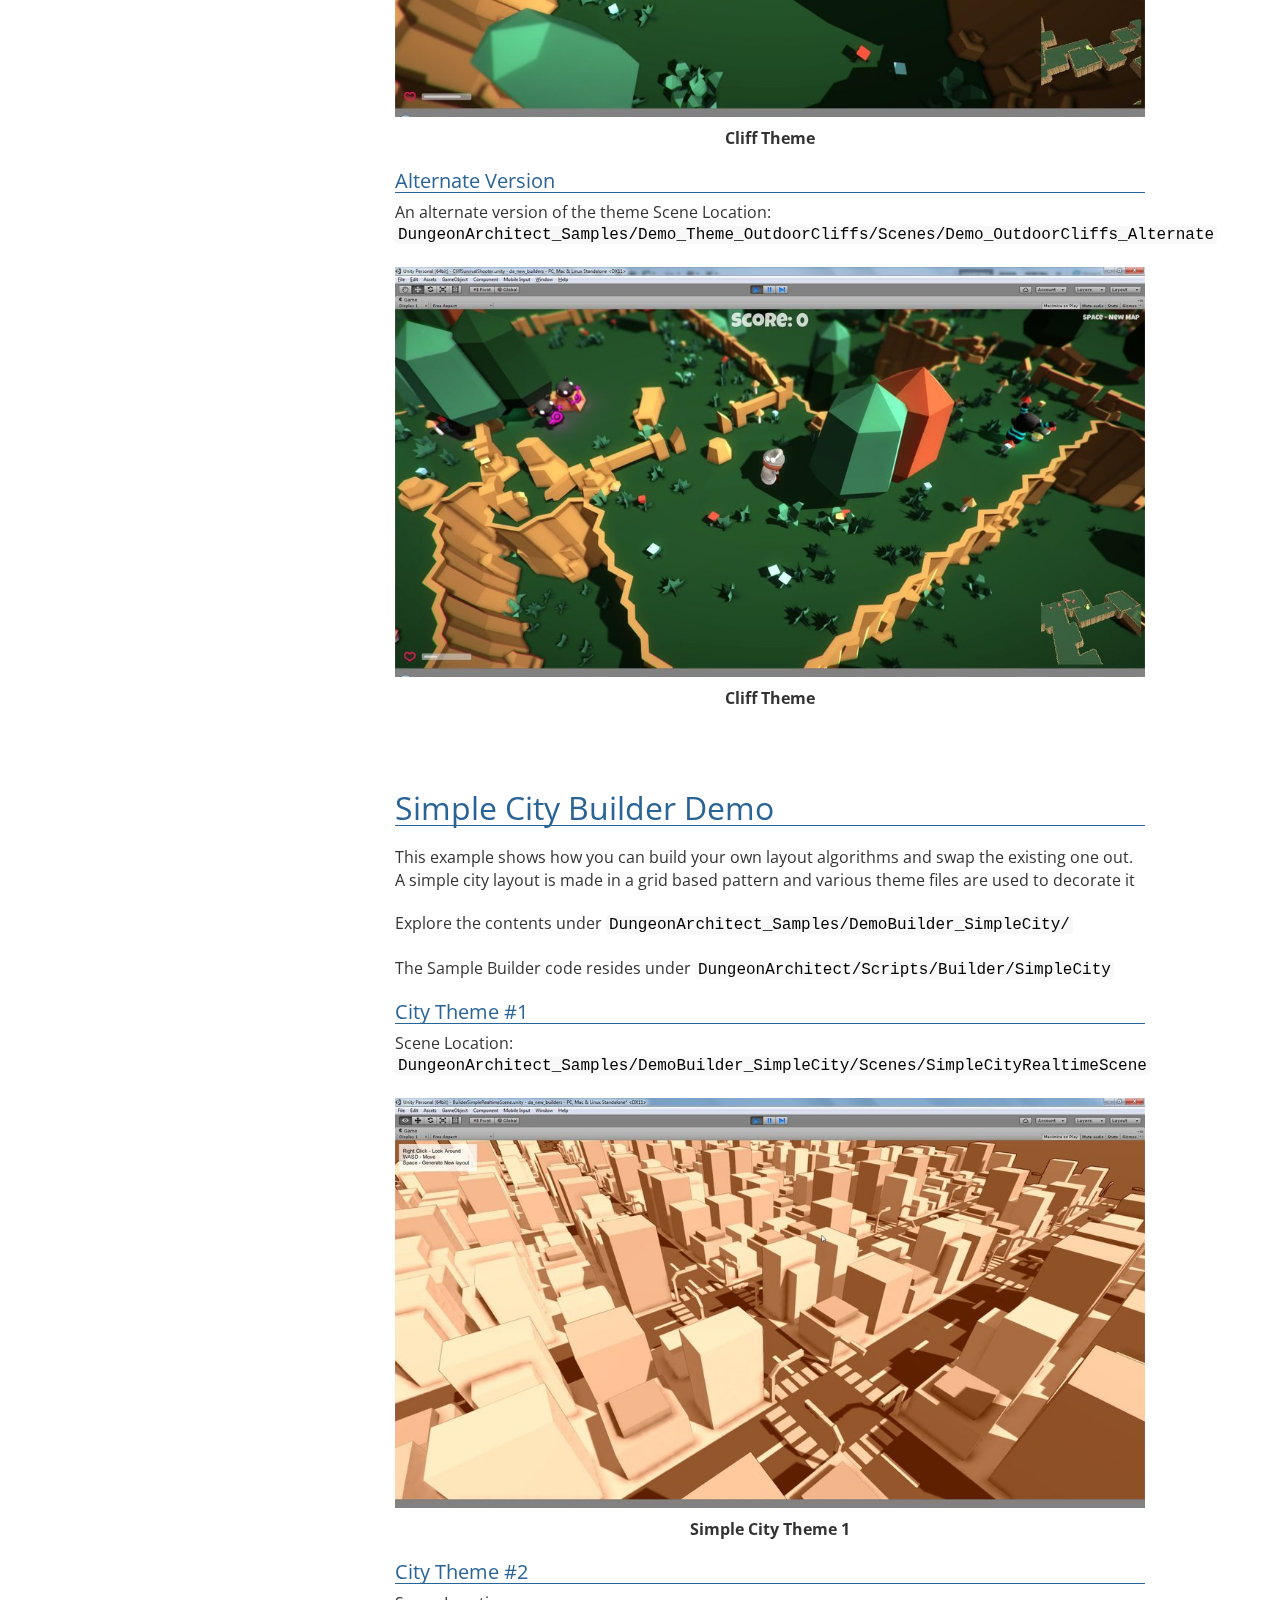
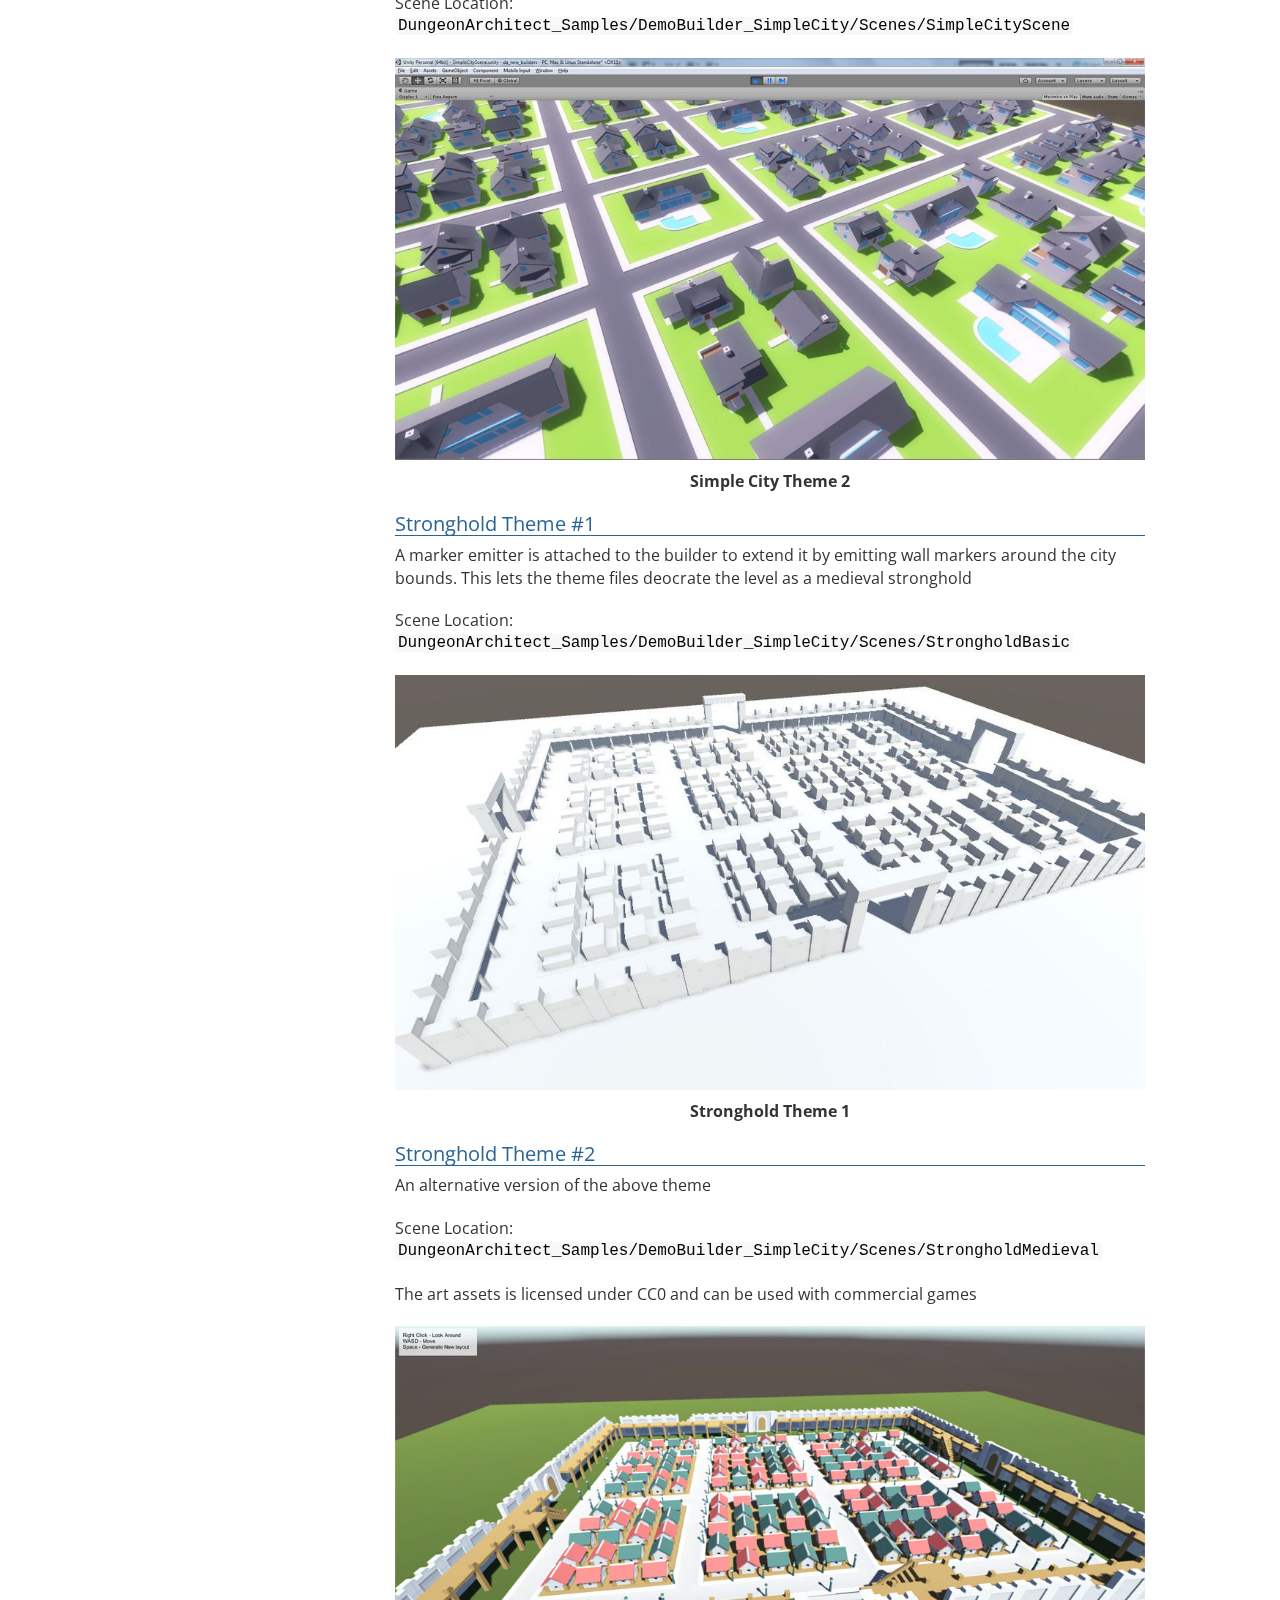
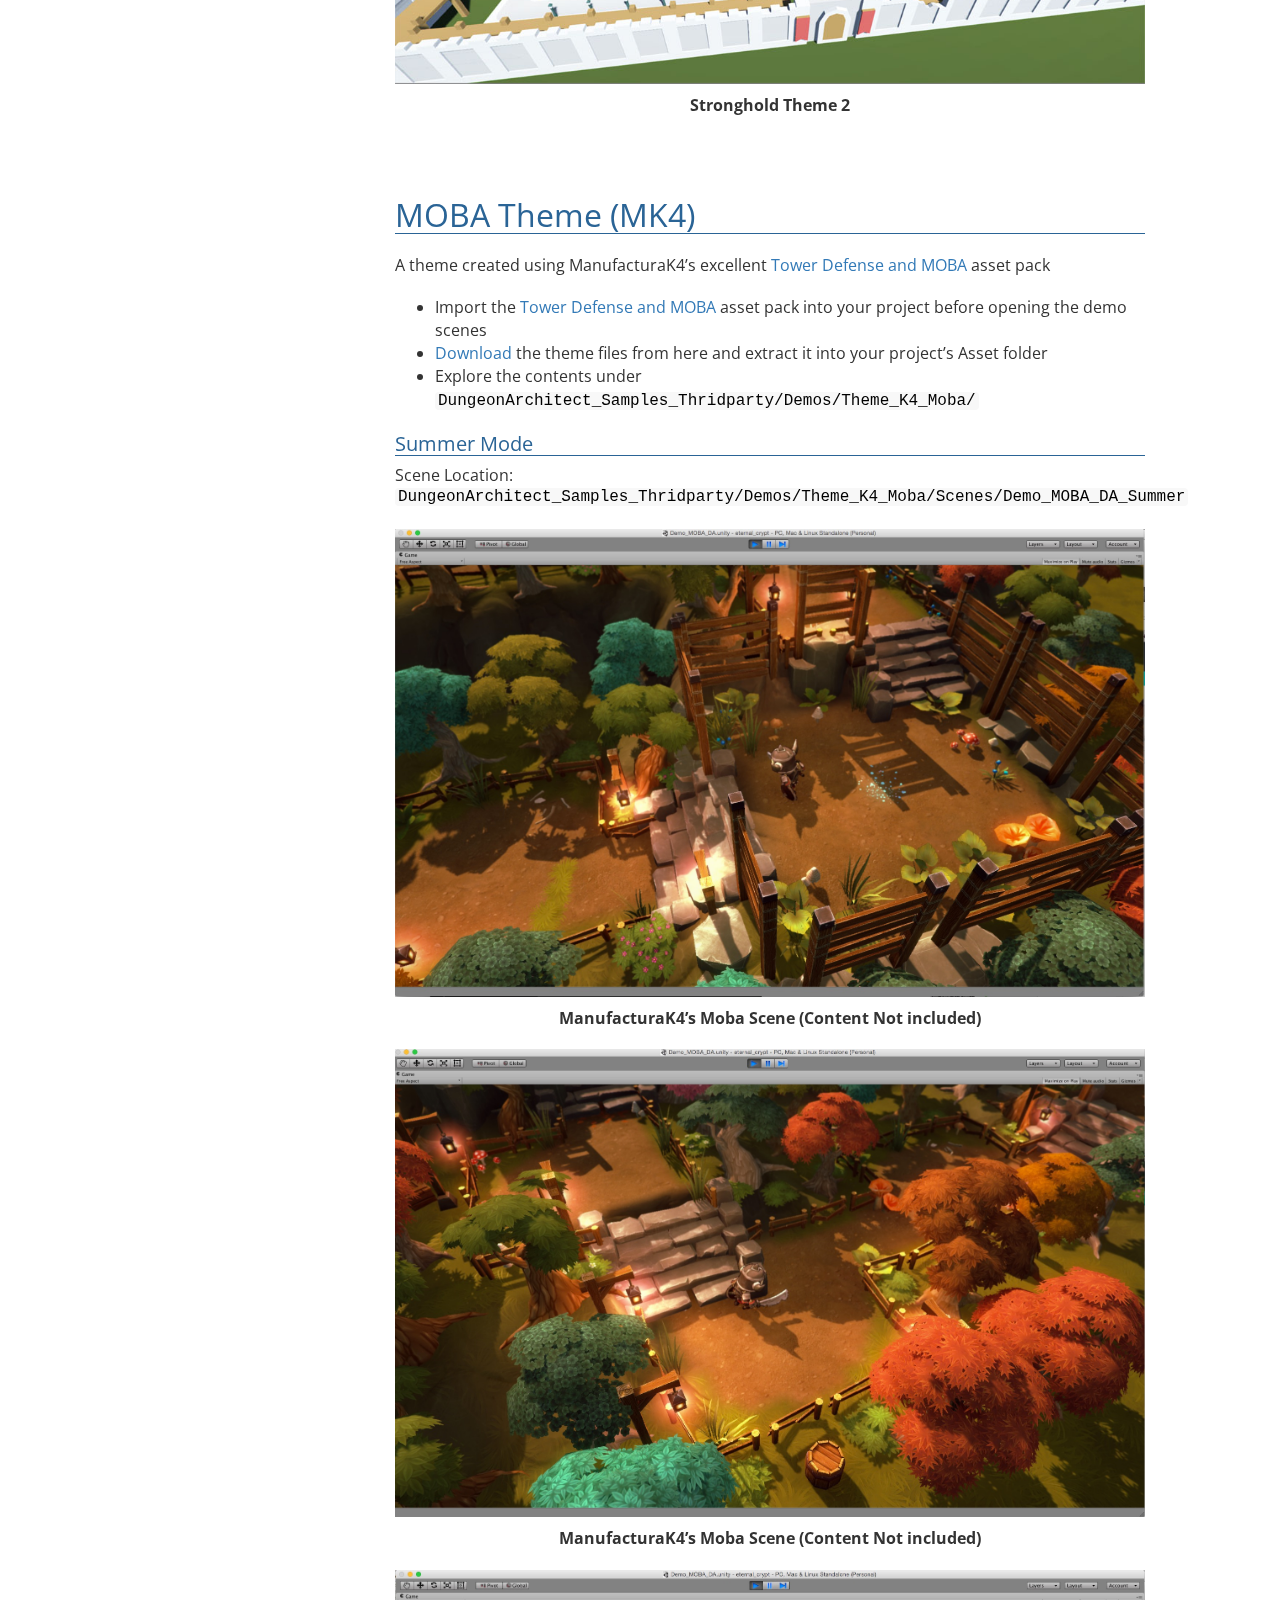
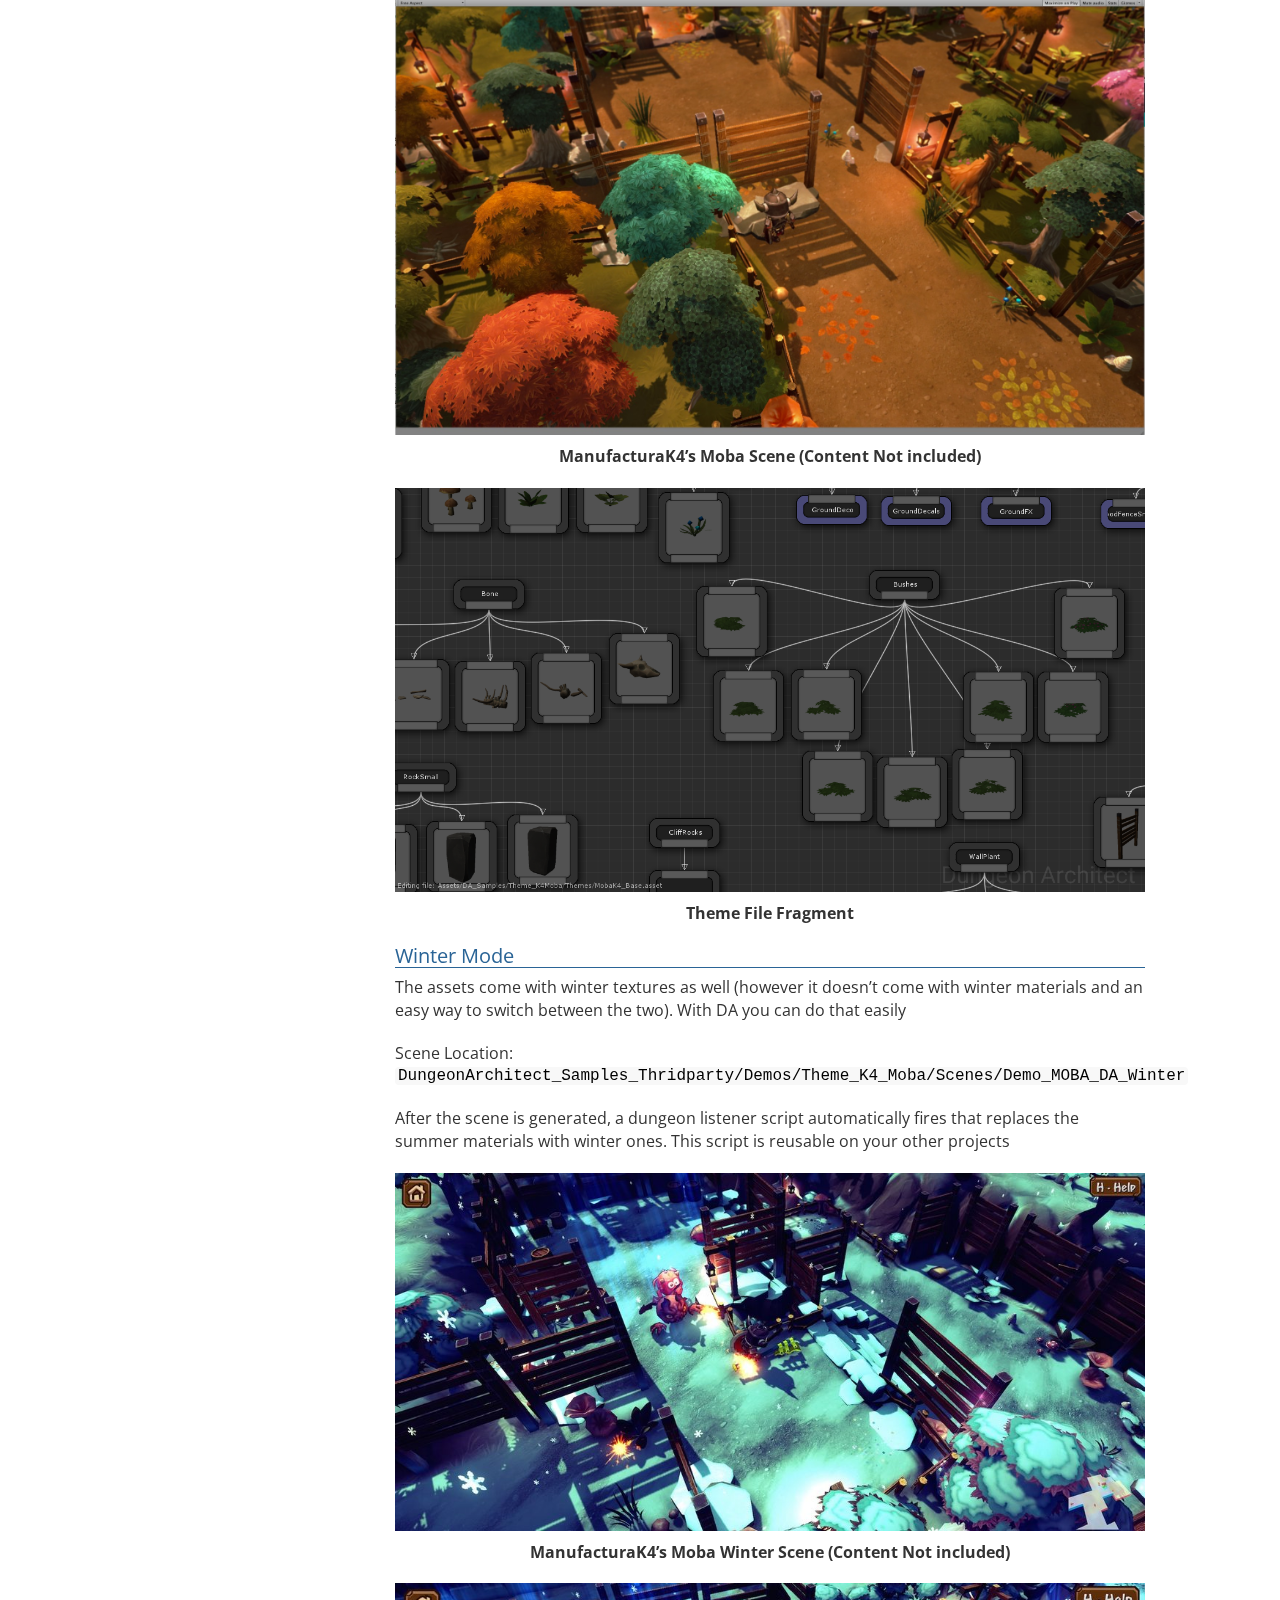
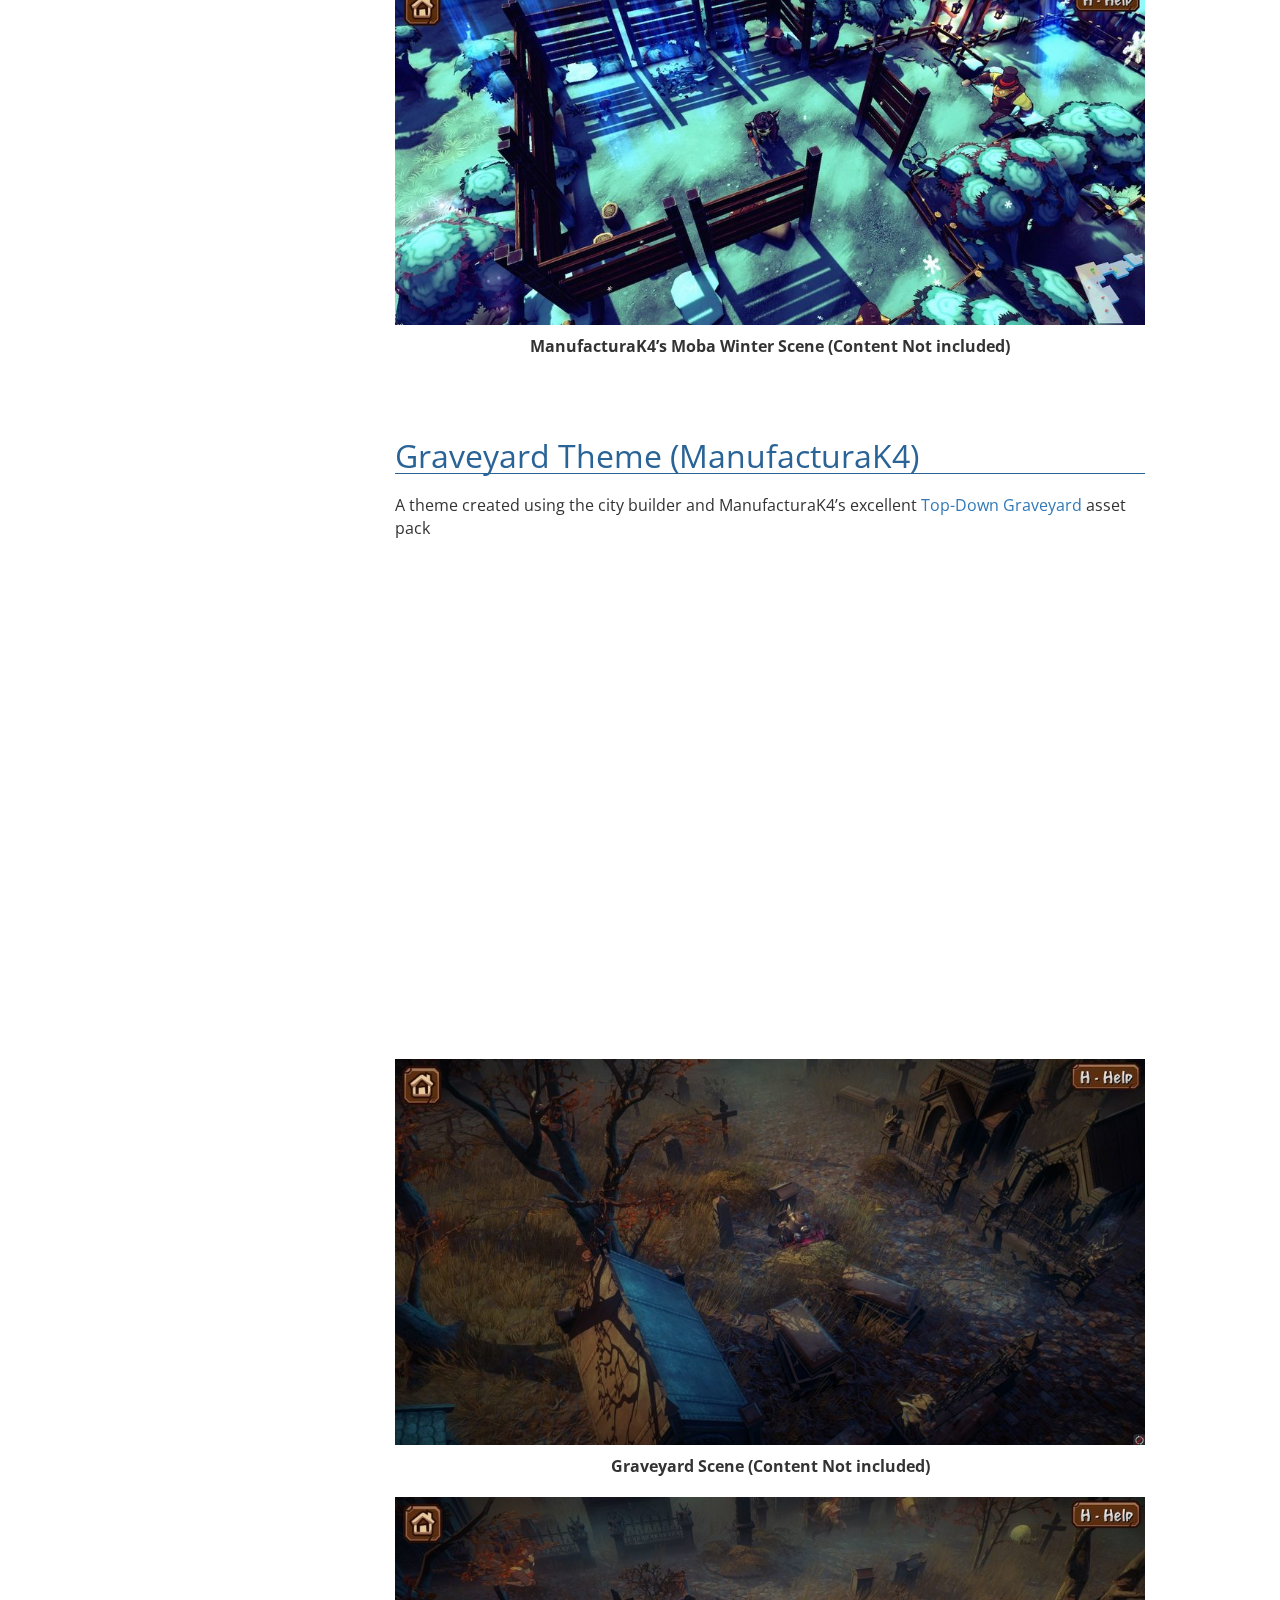
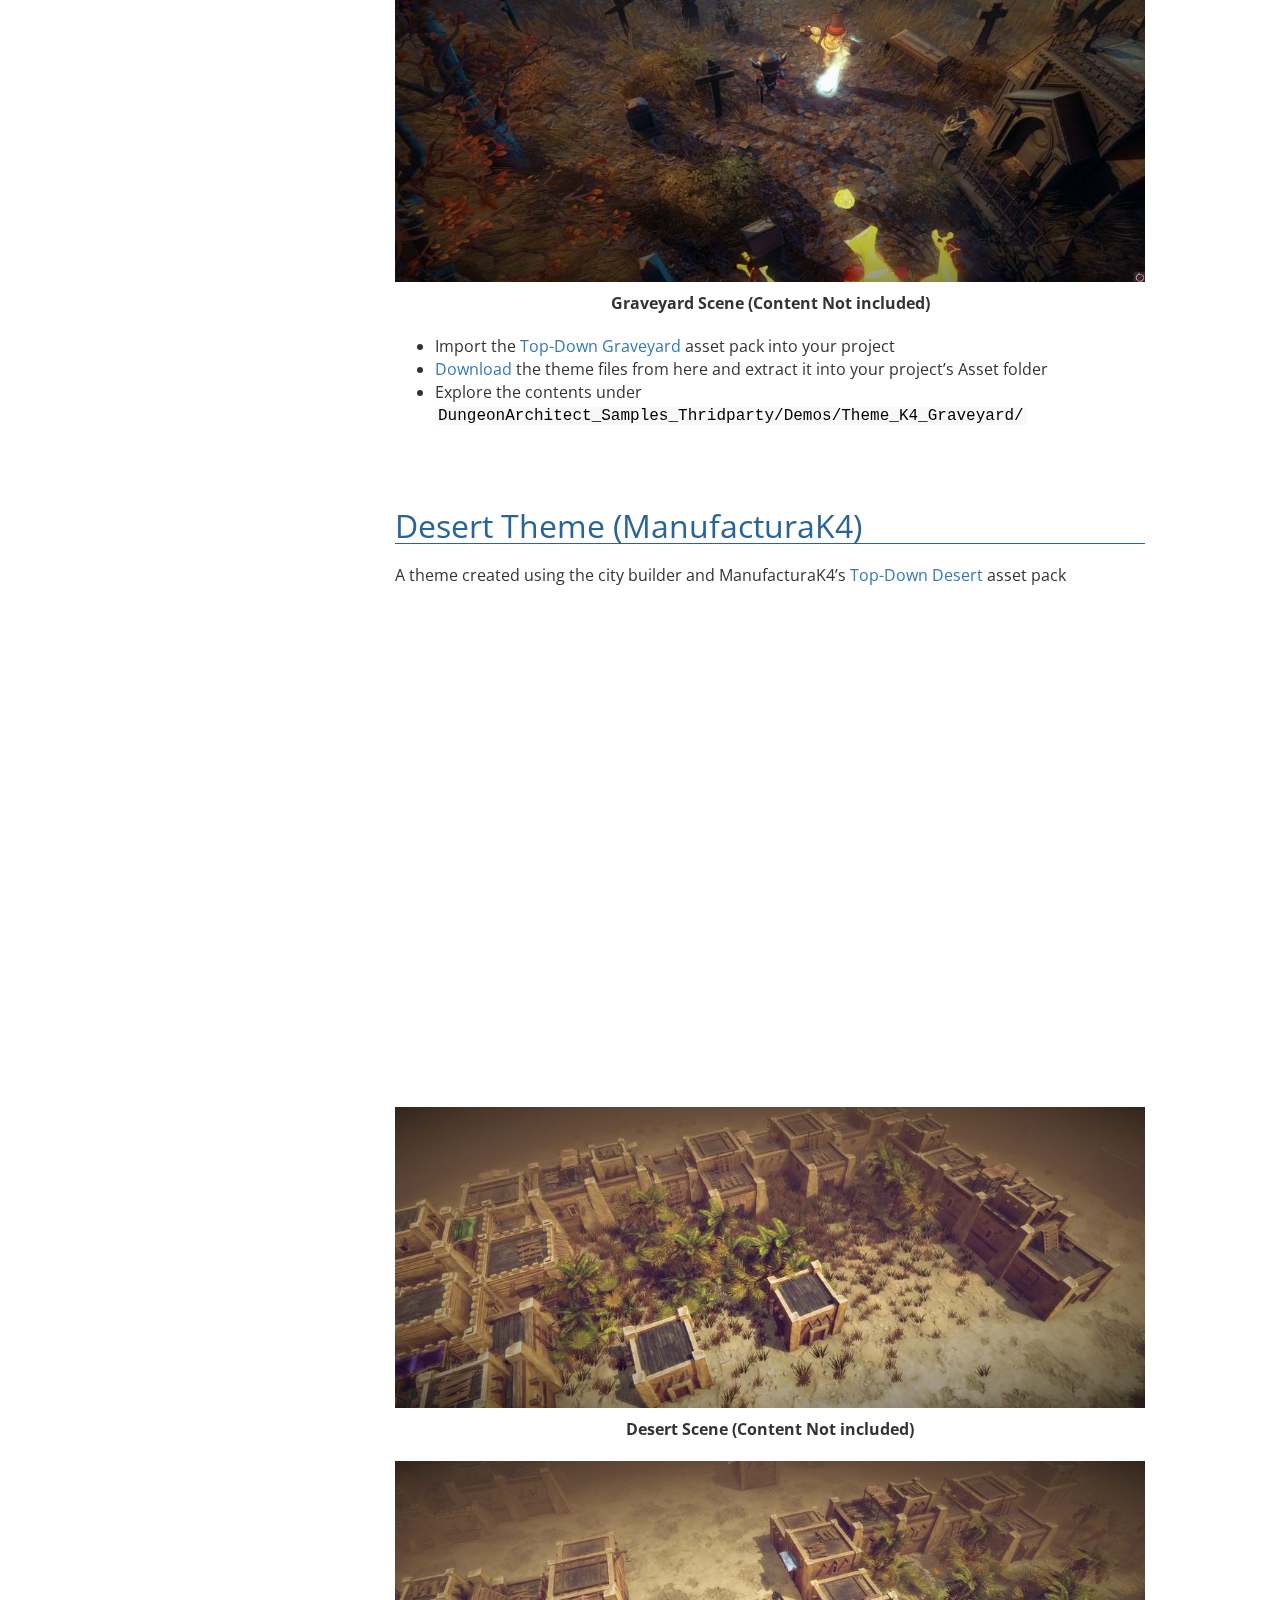
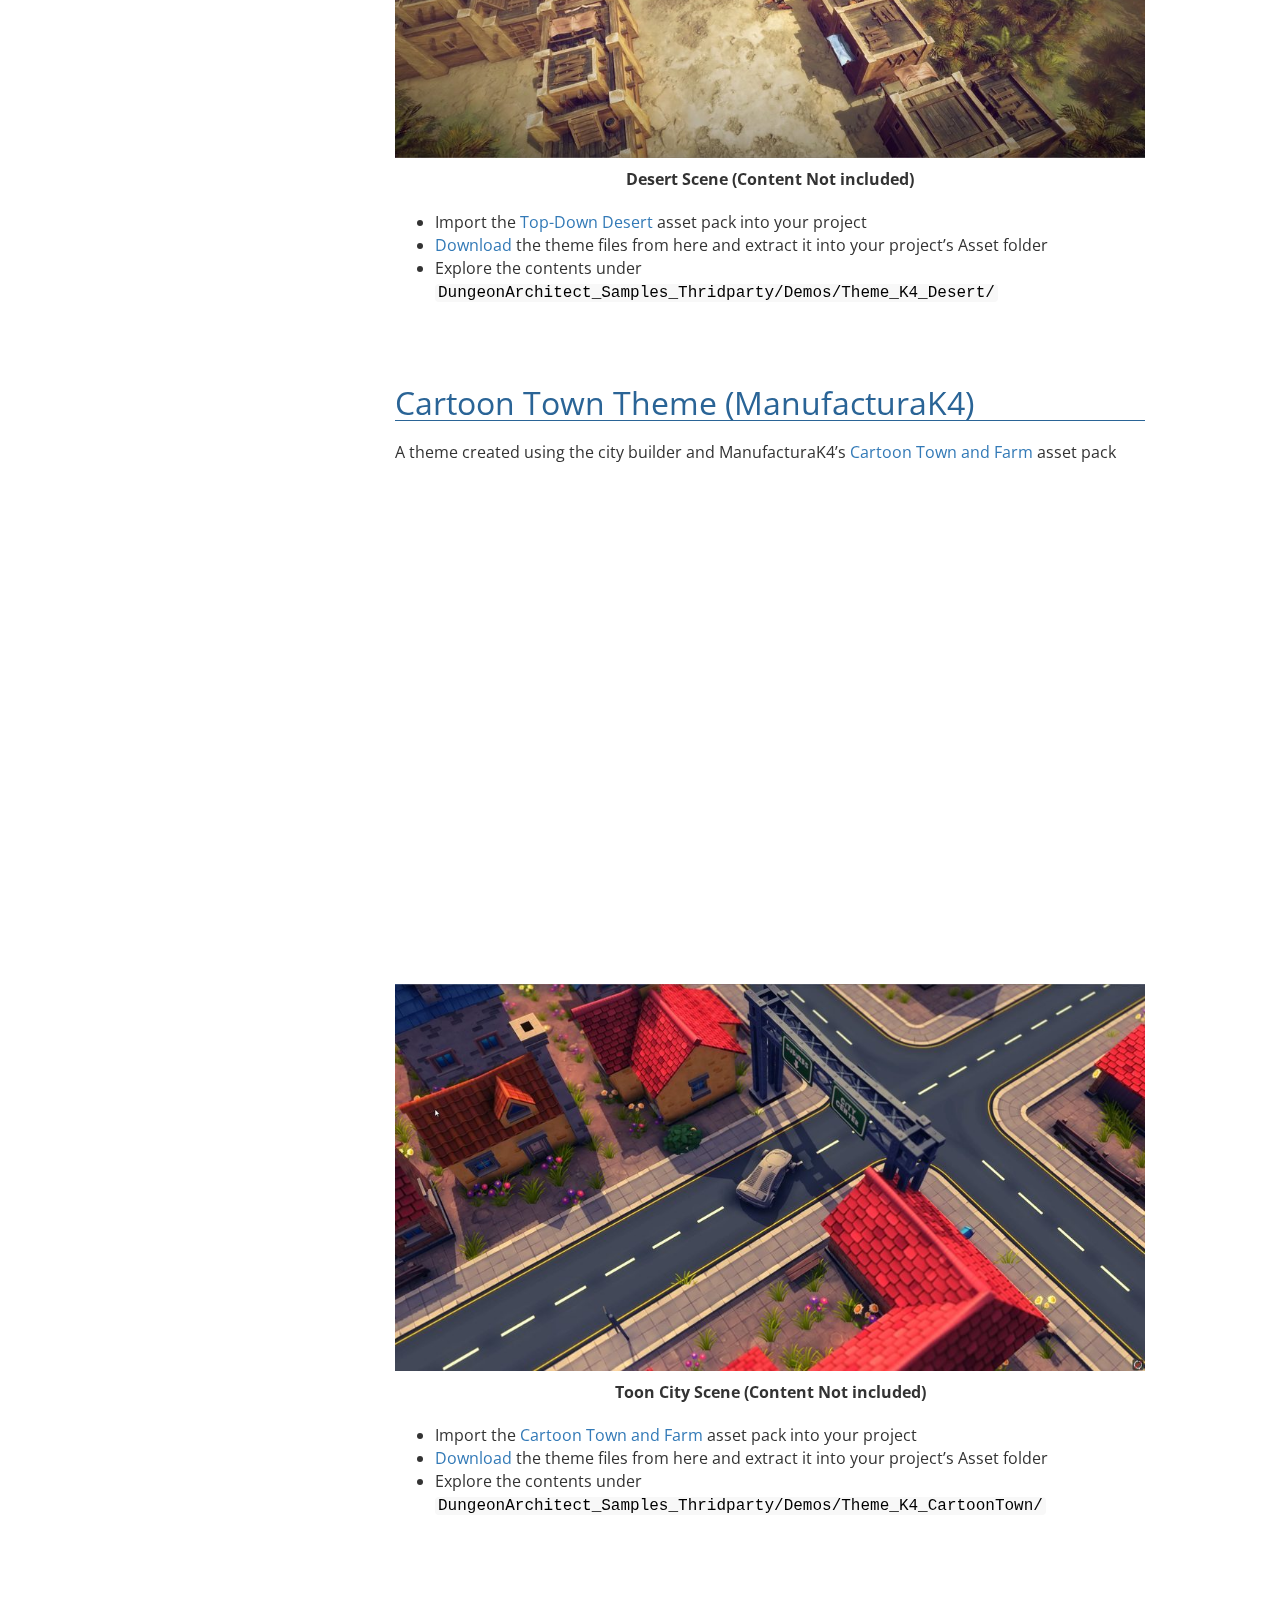
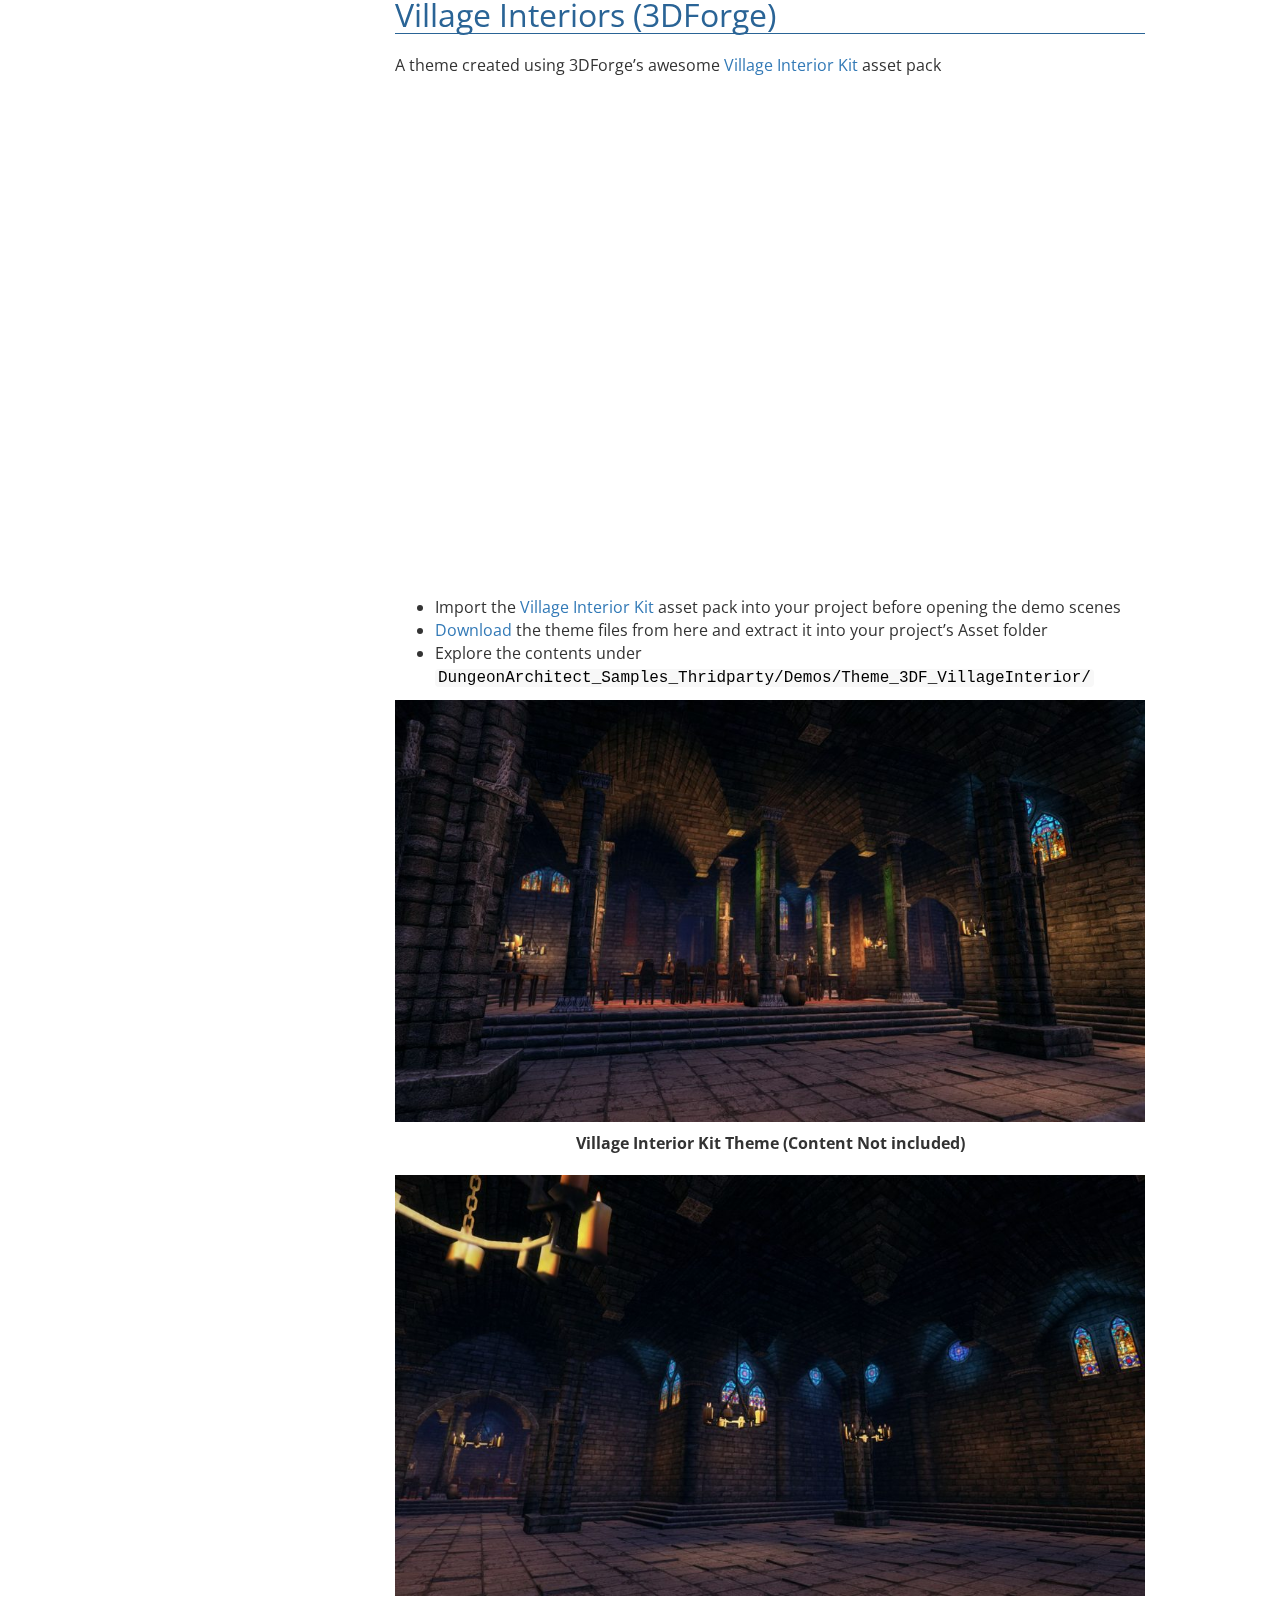
<file: stage/html/quick_start_1.6.0.html>
<!DOCTYPE html PUBLIC "-//W3C//DTD XHTML 1.0 Transitional//EN" "http://www.w3.org/TR/xhtml1/DTD/xhtml1-transitional.dtd">
<html xmlns="http://www.w3.org/1999/xhtml">
<head>
  <meta http-equiv="Content-Type" content="text/html; charset=utf-8" />
  <meta http-equiv="Content-Style-Type" content="text/css" />
  <meta name="generator" content="pandoc" />
  <meta name="author" content="for Unity" />
  <title>Dungeon Architect Quick Start Demos</title>
  <style type="text/css">code{white-space: pre;}</style>
    <meta charset="utf-8">
    <meta name="viewport" content="width=device-width, initial-scale=1">
    <link rel="stylesheet" href="../theme/css/bootstrap.min.css">
    <link rel="stylesheet" href="../theme/css/theme.css">
  
    <script src="../theme/js/jquery.min.js"></script>
    <script src="../theme/js/bootstrap.min.js"></script>
    <link rel="stylesheet" href="https://maxcdn.bootstrapcdn.com/font-awesome/4.5.0/css/font-awesome.min.css">
    <link href='https://fonts.googleapis.com/css?family=Open+Sans' rel='stylesheet' type='text/css'>
</head>
<body>

<script>

function getPdfUrl() {
	return "../pdf/quick_start_1.6.0.pdf";
}

</script>

  <link rel="stylesheet" href="../theme/highlight/styles/tomorrow.css">
  <script src="../theme/highlight/highlight.pack.js"></script>
  <script>hljs.initHighlightingOnLoad();</script>

<script>
 $(document).ready(function () {
	 $("#TOC").prependTo("#toc_host");
	 $("#TOC").attr("data-spy", "affix");
	 $("#TOC").attr("data-offset-top", "5");
	$("#TOC").addClass("bs-sidebar");
	$("#TOC").addClass("hidden-print");
	
	 $("#download_pdf").appendTo("#TOC");
	
	 /*
	*/
        var url = window.location.href;
        url = url.replace(window.location.hash, "");

	    // Will only work if string in href matches with location
        $('ul.nav a[href="' + url + '"]').parent().addClass('active');

    // Will also work for relative and absolute hrefs
        $('ul.nav a').filter(function () {
            return this.href == url;
        }).parent().addClass('active').parent().parent().addClass('active');

    });

// Smooth scroll
$(function() {
  $('a[href*=#]:not([href=#])').click(function() {
    if (location.pathname.replace(/^\//,'') == this.pathname.replace(/^\//,'') && location.hostname == this.hostname) {
      var target = $(this.hash);
      target = target.length ? target : $('[name=' + this.hash.slice(1) +']');
      if (target.length) {
        $('html,body').animate({
          scrollTop: target.offset().top
        }, 500);
        return false;
      }
    }
  });
});

</script>

<script>


$( document ).ready(function() {

	$('img.svg').each(function(){
		var $img = jQuery(this);
		var imgID = $img.attr('id');
		var imgClass = $img.attr('class');
		var imgURL = $img.attr('src');

		jQuery.get(imgURL, function(data) {
                // Get the SVG tag, ignore the rest
                var $svg = jQuery(data).find('svg');

                // Add replaced image's ID to the new SVG
                if(typeof imgID !== 'undefined') {
                	$svg = $svg.attr('id', imgID);
                }
                // Add replaced image's classes to the new SVG
                if(typeof imgClass !== 'undefined') {
                	$svg = $svg.attr('class', imgClass+' replaced-svg');
                }

                // Remove any invalid XML tags as per http://validator.w3.org
                $svg = $svg.removeAttr('xmlns:a');

                // Replace image with new SVG
                $img.replaceWith($svg);

            }, 'xml');

	});
});
 </script>

<div id="wrap">

  	<div class="container">
<script>
$(document).ready(function() {
	$('#TOC ul').each(function() {
		$(this).addClass("nav");

	});

	$('#TOC').children('ul').each(function() {
		$(this).addClass("bs-sidenav");
	});

  $('a[href="#TOC"]').each(function() {
    $(this).after($(this).text());
    $(this).remove();
  })


	$('.documentationBlock img').each(function() {

		$(this).addClass("width: 100%");
		$(this).addClass("height:100%");
		$(this).addClass('img-responsive');

	});
	$('body').scrollspy({ target: '#TOC' })

	$('img').on('load', function(e) {
    	$('body').scrollspy('refresh');
    });

});

</script>

<div class="row documentationBlock">
		<div class="col-md-3" id="toc_host">
			<div id="download_pdf"><a href="javascript:document.location.href=getPdfUrl();" target="_blank"><i class="fa fa-file-pdf-o"></i> Download PDF</a></div>
		</div>
		<div class="col-md-9" style="font-family: 'Open Sans', sans-serif;">
<div class="branding-logo">
	<img src="../assets/images/unity_logo.png">
</div>
			<div class="version-block">
			  <div class="dropdown" style="display: inline">
			    <button class="btn btn-primary dropdown-toggle" type="button" data-toggle="dropdown">Version
			    <span class="caret"></span></button>
			    <ul class="dropdown-menu">
			    				<li><a href="quick_start_1.6.0.html">1.6.0</a></li>
				<li><a href="quick_start_1.4.0.html">1.4.0</a></li>
				<li><a href="quick_start_1.1.0.html">1.1.0</a></li>
				<li><a href="quick_start_1.0.0.html">1.0.0</a></li>
			    </ul>
			  </div>
			  <div class="version-number">1.6.0</div>
			</div>
<div id="header">
<h1 class="title">Dungeon Architect Quick Start Demos</h1>
<h2 class="author">for Unity</h2>
</div>
<div id="TOC">
<ul>
<li><a href="#sample-content">Sample Content</a></li>
<li><a href="#candy-theme">Candy Theme</a><ul>
<li><a href="#design-time-generation">Design Time Generation</a></li>
<li><a href="#runtime-generation">Runtime Generation</a></li>
</ul></li>
<li><a href="#outdoor-cliff-theme">Outdoor Cliff Theme</a><ul>
<li><a href="#cliffs">Cliffs</a></li>
<li><a href="#alternate-version">Alternate Version</a></li>
</ul></li>
<li><a href="#simple-city-builder-demo">Simple City Builder Demo</a><ul>
<li><a href="#city-theme-1">City Theme #1</a></li>
<li><a href="#city-theme-2">City Theme #2</a></li>
<li><a href="#stronghold-theme-1">Stronghold Theme #1</a></li>
<li><a href="#stronghold-theme-2">Stronghold Theme #2</a></li>
</ul></li>
<li><a href="#moba-theme-mk4">MOBA Theme (MK4)</a><ul>
<li><a href="#summer-mode">Summer Mode</a></li>
<li><a href="#winter-mode">Winter Mode</a></li>
</ul></li>
<li><a href="#graveyard-theme-manufacturak4">Graveyard Theme (ManufacturaK4)</a></li>
<li><a href="#desert-theme-manufacturak4">Desert Theme (ManufacturaK4)</a></li>
<li><a href="#cartoon-town-theme-manufacturak4">Cartoon Town Theme (ManufacturaK4)</a></li>
<li><a href="#village-interiors-3dforge">Village Interiors (3DForge)</a></li>
<li><a href="#village-exteriors-3df-and-gaia-adam">Village Exteriors (3DF) and Gaia (Adam)</a><ul>
<li><a href="#simple-village-theme">Simple Village Theme</a></li>
<li><a href="#farm-house-theme">Farm House Theme</a></li>
<li><a href="#stronghold-theme">Stronghold Theme</a></li>
</ul></li>
<li><a href="#interiors-theme-mk4">Interiors Theme (MK4)</a><ul>
<li><a href="#wooden-theme">Wooden Theme</a></li>
<li><a href="#stone-theme">Stone Theme</a></li>
<li><a href="#mixed-theme">Mixed Theme</a></li>
</ul></li>
<li><a href="#tad-sewer-3dforge">TaD Sewer (3DForge)</a></li>
<li><a href="#multistory-dungeon-ms">MultiStory Dungeon (MS)</a></li>
<li><a href="#topdown-dungeon-mk4">TopDown Dungeon (MK4)</a></li>
<li><a href="#isaac-builder">Isaac Builder</a></li>
<li><a href="#simple-shapes-theme">Simple Shapes Theme</a></li>
</ul>
</div>
<h1 id="sample-content">Sample Content</h1>
<p>Dungeon Architect comes with sample content to quickly get you started. It contain free modular assets (Candy) and pre-designed theme files for some of the famous modular assets in the asset store</p>
<p><strong>Sample content using free assets:</strong> Already included in DA package under DungeonArchitect_Samples folder</p>
<p><strong>Sample content using other paid assets in the Asset Store:</strong> <a href="https://s3-us-west-2.amazonaws.com/coderespawn-public/dungeon_architect/unity/third_party_samples/1.6.0/DungeonArchitect_Samples_Thridparty_v1.6.0.zip">DOWNLOAD</a></p>
<h1 id="candy-theme">Candy Theme</h1>
<p>Dungeon Architect ships with a set of free modular assets to help you get started.</p>
<div class="figure">
<img src="../assets/images/candy_01.jpg" alt="Level generated using the Candy Theme" />
<p class="caption">Level generated using the Candy Theme</p>
</div>
<p>Explore the contents under <code>DungeonArchitect_Samples/Theme_Candy/</code></p>
<p>The theme file used to generate the level is located here:</p>
<p><code>DungeonArchitect_Samples/Theme_Candy/Themes/CandyDungeonTheme.asset</code></p>
<div class="figure">
<img src="../assets/images/candy_theme.png" alt="Free Candy Theme" />
<p class="caption">Free Candy Theme</p>
</div>
<h2 id="design-time-generation">Design Time Generation</h2>
<p>This scene has a dungeon actor setup with the Candy theme.</p>
<p>Select the DungeonGrid actor and click “Build Dungeon” button. Change the <strong>Seed</strong> variable in the configuration to get a different layout</p>
<p>Scene Location: <code>DungeonArchitect_Samples/Theme_Candy/Scenes/DemoScene</code></p>

<h2 id="runtime-generation">Runtime Generation</h2>
<p>This demo shows how you can build a new layout at runtime. Play the scene and use the following controls</p>
<ul>
<li><strong>Space</strong>: Build a new dungeon layout</li>
<li><strong>Right Mouse</strong>: Look Around</li>
<li><strong>WASD</strong>: Move the camera</li>
</ul>
<p>Scene Location: <code>DungeonArchitect_Samples/Demo_Theme_Candy/Scenes/*</code></p>

<h1 id="outdoor-cliff-theme">Outdoor Cliff Theme</h1>
<p>This demo showcases an outdoor scene using free assets by <a href="http://opengameart.org/content/3d-nature-pack">Kenny</a></p>
<p>The art is licensed under CC0 so it can be used with your commercial games</p>
<p><iframe width="853" height="480" src="https://www.youtube.com/embed/jilMwhXIydA?rel=0&amp;showinfo=0" frameborder="0" allowfullscreen></iframe></p>
<h2 id="cliffs">Cliffs</h2>
<p>Scene Location: <code>DungeonArchitect_Samples/Demo_Theme_OutdoorCliffs/Scenes/Demo_OutdoorCliffs</code></p>
<div class="figure">
<img src="../assets/images/cliff_01.jpg" alt="Cliff Theme" />
<p class="caption">Cliff Theme</p>
</div>
<h2 id="alternate-version">Alternate Version</h2>
<p>An alternate version of the theme Scene Location: <code>DungeonArchitect_Samples/Demo_Theme_OutdoorCliffs/Scenes/Demo_OutdoorCliffs_Alternate</code></p>
<div class="figure">
<img src="../assets/images/cliff_02.jpg" alt="Cliff Theme" />
<p class="caption">Cliff Theme</p>
</div>

<h1 id="simple-city-builder-demo">Simple City Builder Demo</h1>
<p>This example shows how you can build your own layout algorithms and swap the existing one out. A simple city layout is made in a grid based pattern and various theme files are used to decorate it</p>
<p>Explore the contents under <code>DungeonArchitect_Samples/DemoBuilder_SimpleCity/</code></p>
<p>The Sample Builder code resides under <code>DungeonArchitect/Scripts/Builder/SimpleCity</code></p>
<h2 id="city-theme-1">City Theme #1</h2>
<p>Scene Location: <code>DungeonArchitect_Samples/DemoBuilder_SimpleCity/Scenes/SimpleCityRealtimeScene</code></p>
<div class="figure">
<img src="../assets/images/simple_city_01.jpg" alt="Simple City Theme 1" />
<p class="caption">Simple City Theme 1</p>
</div>
<h2 id="city-theme-2">City Theme #2</h2>
<p>Scene Location: <code>DungeonArchitect_Samples/DemoBuilder_SimpleCity/Scenes/SimpleCityScene</code></p>
<div class="figure">
<img src="../assets/images/simple_city_02.jpg" alt="Simple City Theme 2" />
<p class="caption">Simple City Theme 2</p>
</div>
<h2 id="stronghold-theme-1">Stronghold Theme #1</h2>
<p>A marker emitter is attached to the builder to extend it by emitting wall markers around the city bounds. This lets the theme files deocrate the level as a medieval stronghold</p>
<p>Scene Location: <code>DungeonArchitect_Samples/DemoBuilder_SimpleCity/Scenes/StrongholdBasic</code></p>
<div class="figure">
<img src="../assets/images/stronghold_01.jpg" alt="Stronghold Theme 1" />
<p class="caption">Stronghold Theme 1</p>
</div>
<h2 id="stronghold-theme-2">Stronghold Theme #2</h2>
<p>An alternative version of the above theme</p>
<p>Scene Location: <code>DungeonArchitect_Samples/DemoBuilder_SimpleCity/Scenes/StrongholdMedieval</code></p>
<p>The art assets is licensed under CC0 and can be used with commercial games</p>
<div class="figure">
<img src="../assets/images/stronghold_02.jpg" alt="Stronghold Theme 2" />
<p class="caption">Stronghold Theme 2</p>
</div>

<h1 id="moba-theme-mk4">MOBA Theme (MK4)</h1>
<p>A theme created using ManufacturaK4’s excellent <a href="https://www.assetstore.unity3d.com/en/#!/content/28234">Tower Defense and MOBA</a> asset pack</p>
<ul>
<li>Import the <a href="https://www.assetstore.unity3d.com/en/#!/content/28234">Tower Defense and MOBA</a> asset pack into your project before opening the demo scenes</li>
<li><a href="#sample-content">Download</a> the theme files from here and extract it into your project’s Asset folder</li>
<li>Explore the contents under <code>DungeonArchitect_Samples_Thridparty/Demos/Theme_K4_Moba/</code></li>
</ul>
<h2 id="summer-mode">Summer Mode</h2>
<p>Scene Location: <code>DungeonArchitect_Samples_Thridparty/Demos/Theme_K4_Moba/Scenes/Demo_MOBA_DA_Summer</code></p>
<div class="figure">
<img src="../assets/images/moba_01.jpg" alt="ManufacturaK4’s Moba Scene (Content Not included)" />
<p class="caption">ManufacturaK4’s Moba Scene (Content Not included)</p>
</div>
<div class="figure">
<img src="../assets/images/moba_02.jpg" alt="ManufacturaK4’s Moba Scene (Content Not included)" />
<p class="caption">ManufacturaK4’s Moba Scene (Content Not included)</p>
</div>
<div class="figure">
<img src="../assets/images/moba_03.jpg" alt="ManufacturaK4’s Moba Scene (Content Not included)" />
<p class="caption">ManufacturaK4’s Moba Scene (Content Not included)</p>
</div>
<div class="figure">
<img src="../assets/images/moba_theme.png" alt="Theme File Fragment" />
<p class="caption">Theme File Fragment</p>
</div>
<h2 id="winter-mode">Winter Mode</h2>
<p>The assets come with winter textures as well (however it doesn’t come with winter materials and an easy way to switch between the two). With DA you can do that easily</p>
<p>Scene Location: <code>DungeonArchitect_Samples_Thridparty/Demos/Theme_K4_Moba/Scenes/Demo_MOBA_DA_Winter</code></p>
<p>After the scene is generated, a dungeon listener script automatically fires that replaces the summer materials with winter ones. This script is reusable on your other projects</p>
<div class="figure">
<img src="../assets/images/moba_winter_01.jpg" alt="ManufacturaK4’s Moba Winter Scene (Content Not included)" />
<p class="caption">ManufacturaK4’s Moba Winter Scene (Content Not included)</p>
</div>
<div class="figure">
<img src="../assets/images/moba_winter_02.jpg" alt="ManufacturaK4’s Moba Winter Scene (Content Not included)" />
<p class="caption">ManufacturaK4’s Moba Winter Scene (Content Not included)</p>
</div>

<h1 id="graveyard-theme-manufacturak4">Graveyard Theme (ManufacturaK4)</h1>
<p>A theme created using the city builder and ManufacturaK4’s excellent <a href="https://www.assetstore.unity3d.com/en/#!/content/25356">Top-Down Graveyard</a> asset pack</p>
<p><iframe width="853" height="480" src="https://www.youtube.com/embed/CJLk6VsFxfY?rel=0&amp;showinfo=0" frameborder="0" allowfullscreen></iframe></p>
<div class="figure">
<img src="../assets/images/grave1.jpg" alt="Graveyard Scene (Content Not included)" />
<p class="caption">Graveyard Scene (Content Not included)</p>
</div>
<div class="figure">
<img src="../assets/images/grave2.jpg" alt="Graveyard Scene (Content Not included)" />
<p class="caption">Graveyard Scene (Content Not included)</p>
</div>
<ul>
<li>Import the <a href="https://www.assetstore.unity3d.com/en/#!/content/25356">Top-Down Graveyard</a> asset pack into your project</li>
<li><a href="#sample-content">Download</a> the theme files from here and extract it into your project’s Asset folder</li>
<li>Explore the contents under <code>DungeonArchitect_Samples_Thridparty/Demos/Theme_K4_Graveyard/</code></li>
</ul>
<h1 id="desert-theme-manufacturak4">Desert Theme (ManufacturaK4)</h1>
<p>A theme created using the city builder and ManufacturaK4’s <a href="https://www.assetstore.unity3d.com/en/#!/content/44757">Top-Down Desert</a> asset pack</p>
<p><iframe width="853" height="480" src="https://www.youtube.com/embed/s15dYrR213M?rel=0&amp;showinfo=0" frameborder="0" allowfullscreen></iframe></p>
<div class="figure">
<img src="../assets/images/desert1.jpg" alt="Desert Scene (Content Not included)" />
<p class="caption">Desert Scene (Content Not included)</p>
</div>
<div class="figure">
<img src="../assets/images/desert2.jpg" alt="Desert Scene (Content Not included)" />
<p class="caption">Desert Scene (Content Not included)</p>
</div>
<ul>
<li>Import the <a href="https://www.assetstore.unity3d.com/en/#!/content/44757">Top-Down Desert</a> asset pack into your project</li>
<li><a href="#sample-content">Download</a> the theme files from here and extract it into your project’s Asset folder</li>
<li>Explore the contents under <code>DungeonArchitect_Samples_Thridparty/Demos/Theme_K4_Desert/</code></li>
</ul>
<h1 id="cartoon-town-theme-manufacturak4">Cartoon Town Theme (ManufacturaK4)</h1>
<p>A theme created using the city builder and ManufacturaK4’s <a href="https://www.assetstore.unity3d.com/en/#!/content/17254">Cartoon Town and Farm</a> asset pack</p>
<p><iframe width="853" height="480" src="https://www.youtube.com/embed/NlqHnM1KG0g?rel=0&amp;showinfo=0" frameborder="0" allowfullscreen></iframe></p>
<div class="figure">
<img src="../assets/images/toon_city1.jpg" alt="Toon City Scene (Content Not included)" />
<p class="caption">Toon City Scene (Content Not included)</p>
</div>
<ul>
<li>Import the <a href="https://www.assetstore.unity3d.com/en/#!/content/17254">Cartoon Town and Farm</a> asset pack into your project</li>
<li><a href="#sample-content">Download</a> the theme files from here and extract it into your project’s Asset folder</li>
<li>Explore the contents under <code>DungeonArchitect_Samples_Thridparty/Demos/Theme_K4_CartoonTown/</code></li>
</ul>
<h1 id="village-interiors-3dforge">Village Interiors (3DForge)</h1>
<p>A theme created using 3DForge’s awesome <a href="https://www.assetstore.unity3d.com/en/#!/content/17033">Village Interior Kit</a> asset pack</p>
<p><iframe width="853" height="480" src="https://www.youtube.com/embed/-XEp_8kI-Us?rel=0&amp;showinfo=0" frameborder="0" allowfullscreen></iframe></p>
<ul>
<li>Import the <a href="https://www.assetstore.unity3d.com/en/#!/content/17033">Village Interior Kit</a> asset pack into your project before opening the demo scenes</li>
<li><a href="#sample-content">Download</a> the theme files from here and extract it into your project’s Asset folder</li>
<li>Explore the contents under <code>DungeonArchitect_Samples_Thridparty/Demos/Theme_3DF_VillageInterior/</code></li>
</ul>
<div class="figure">
<img src="../assets/images/village_interior_01.jpg" alt="Village Interior Kit Theme (Content Not included)" />
<p class="caption">Village Interior Kit Theme (Content Not included)</p>
</div>
<div class="figure">
<img src="../assets/images/village_interior_02.jpg" alt="Village Interior Kit Theme (Content Not included)" />
<p class="caption">Village Interior Kit Theme (Content Not included)</p>
</div>
<div class="figure">
<img src="../assets/images/village_interior_03.jpg" alt="Village Interior Kit Theme (Content Not included)" />
<p class="caption">Village Interior Kit Theme (Content Not included)</p>
</div>

<h1 id="village-exteriors-3df-and-gaia-adam">Village Exteriors (3DF) and Gaia (Adam)</h1>
<p>A theme created using 3DForge’s awesome <a href="https://www.assetstore.unity3d.com/en/#!/content/38045">Village Exterior Kit</a> asset pack and placed on a terrain generated using Adam’s beautiful <a href="https://www.assetstore.unity3d.com/en/#!/content/42618">Gaia</a> terrain generator</p>
<ul>
<li>Import the <a href="https://www.assetstore.unity3d.com/en/#!/content/38045">Village Exterior Kit</a> asset pack into your project before opening the demo scenes</li>
<li>Import <a href="https://www.assetstore.unity3d.com/en/#!/content/42618">Gaia</a> asset pack into your project before opening the demo scenes</li>
<li><a href="#sample-content">Download</a> the theme files from here and extract it into your project’s Asset folder</li>
<li>Explore the contents under <code>DungeonArchitect_Samples_Thridparty/Demos/Theme_3DF_VillageExterior_Gaia/</code></li>
</ul>
<h2 id="simple-village-theme">Simple Village Theme</h2>
<p><iframe width="853" height="480" src="https://www.youtube.com/embed/Dcbqy_tlIHA?rel=0&amp;showinfo=0" frameborder="0" allowfullscreen></iframe></p>
<p>A village theme created using the default grid builder. The theme file places random houses near the layout of the dungeon, making it look like a small village</p>
<p>Scene Location <code>DungeonArchitect_Samples_Thridparty/Demos/Theme_3DF_VillageExterior_Gaia/Scenes/SmallVillage</code></p>
<div class="figure">
<img src="../assets/images/gaia_village0.jpg" alt="Village theme (Content Not included)" />
<p class="caption">Village theme (Content Not included)</p>
</div>
<div class="figure">
<img src="../assets/images/gaia_village1.jpg" alt="Village theme (Content Not included)" />
<p class="caption">Village theme (Content Not included)</p>
</div>
<div class="figure">
<img src="../assets/images/gaia_village2.jpg" alt="Village theme (Content Not included)" />
<p class="caption">Village theme (Content Not included)</p>
</div>
<h2 id="farm-house-theme">Farm House Theme</h2>
<p>A grid dungeon with a house placed inside each room of the dungoen. This makes the indivial houses connected with pathways</p>
<p>Scene Location <code>DungeonArchitect_Samples_Thridparty/Demos/Theme_3DF_VillageExterior_Gaia/Scenes/FarmHouse</code></p>
<div class="figure">
<img src="../assets/images/gaia_farm.jpg" alt="Farmhouse theme (Content Not included)" />
<p class="caption">Farmhouse theme (Content Not included)</p>
</div>
<div class="figure">
<img src="../assets/images/gaia_farm2.jpg" alt="Farmhouse theme (Content Not included)" />
<p class="caption">Farmhouse theme (Content Not included)</p>
</div>
<h2 id="stronghold-theme">Stronghold Theme</h2>
<p><iframe width="853" height="480" src="https://www.youtube.com/embed/CoT-e_cX5Rc?rel=0&amp;showinfo=0" frameborder="0" allowfullscreen></iframe></p>
<p>This demo uses the city dungeon builder and a village with walls</p>
<p>Scene Location <code>DungeonArchitect_Samples_Thridparty/Demos/Theme_3DF_VillageExterior_Gaia/Scenes/StrongholdVillage</code></p>
<div class="figure">
<img src="../assets/images/gaia_sh1.jpg" alt="Stronghold theme (Content Not included)" />
<p class="caption">Stronghold theme (Content Not included)</p>
</div>
<div class="figure">
<img src="../assets/images/gaia_sh2.jpg" alt="Stronghold theme (Content Not included)" />
<p class="caption">Stronghold theme (Content Not included)</p>
</div>
<div class="figure">
<img src="../assets/images/gaia_sh3.jpg" alt="Stronghold theme (Content Not included)" />
<p class="caption">Stronghold theme (Content Not included)</p>
</div>
<h1 id="interiors-theme-mk4">Interiors Theme (MK4)</h1>
<p>A theme created using ManufacturaK4’s excellent <a href="https://www.assetstore.unity3d.com/en/#!/content/18139">Top-Down Interiors</a> asset pack</p>
<ul>
<li>Import the <a href="https://www.assetstore.unity3d.com/en/#!/content/18139">Top-Down Interiors</a> asset pack into your project before opening the demo scenes</li>
<li><a href="#sample-content">Download</a> the theme files from here and extract it into your project’s Asset folder</li>
<li>Explore the contents under <code>DungeonArchitect_Samples_Thridparty/Demos/Theme_K4_Interiors/</code></li>
</ul>
<h2 id="wooden-theme">Wooden Theme</h2>
<p>Scene Location: <code>DungeonArchitect_Samples_Thridparty/Demos/Theme_K4_Interiors/Scenes/01_PalaceWood</code></p>
<div class="figure">
<img src="../assets/images/interior_wood_01.jpg" alt="Wooden Theme (Content Not included)" />
<p class="caption">Wooden Theme (Content Not included)</p>
</div>
<div class="figure">
<img src="../assets/images/interior_wood_02.jpg" alt="Wooden Theme (Content Not included)" />
<p class="caption">Wooden Theme (Content Not included)</p>
</div>
<div class="figure">
<img src="../assets/images/interior_wood_theme.png" alt="Theme File" />
<p class="caption">Theme File</p>
</div>

<h2 id="stone-theme">Stone Theme</h2>
<p>Scene Location: <code>DungeonArchitect_Samples_Thridparty/Demos/Theme_K4_Interiors/Scenes/02_PalaceStone</code></p>
<div class="figure">
<img src="../assets/images/interior_stone_01.jpg" alt="Stone Theme (Content Not included)" />
<p class="caption">Stone Theme (Content Not included)</p>
</div>
<div class="figure">
<img src="../assets/images/interior_stone_theme.png" alt="Theme File" />
<p class="caption">Theme File</p>
</div>

<h2 id="mixed-theme">Mixed Theme</h2>
<p>Scene Location: <code>DungeonArchitect_Samples_Thridparty/Demos/Theme_K4_Interiors/Scenes/03_StoneWood_Mixed</code></p>
<p>This sample shows how you can mix two different themes using a <em>Theme Override Volume</em></p>
<div class="figure">
<img src="../assets/images/interior_mixed_01.jpg" alt="Multiple Themes (Content Not included)" />
<p class="caption">Multiple Themes (Content Not included)</p>
</div>

<h1 id="tad-sewer-3dforge">TaD Sewer (3DForge)</h1>
<p>A theme created using 3DForge’s excellent <a href="https://www.assetstore.unity3d.com/en/#!/content/12867">TaD Sewer Kit</a> asset pack</p>
<ul>
<li>Import the <a href="https://www.assetstore.unity3d.com/en/#!/content/12867">TaD Sewer Kit</a> asset pack into your project before opening the demo scenes</li>
<li><a href="#sample-content">Download</a> the theme files from here and extract it into your project’s Asset folder</li>
<li>Explore the contents under <code>DungeonArchitect_Samples_Thridparty/Demos/Theme_3DF_TaDSewer/</code></li>
</ul>
<div class="figure">
<img src="../assets/images/sewer_01.jpg" alt="TaD Sewer Scene (Content Not included)" />
<p class="caption">TaD Sewer Scene (Content Not included)</p>
</div>
<div class="figure">
<img src="../assets/images/sewer_02.jpg" alt="TaD Sewer Scene (Content Not included)" />
<p class="caption">TaD Sewer Scene (Content Not included)</p>
</div>
<div class="figure">
<img src="../assets/images/sewer_theme.png" alt="Theme File" />
<p class="caption">Theme File</p>
</div>

<h1 id="multistory-dungeon-ms">MultiStory Dungeon (MS)</h1>
<p>A theme created using Mana Stations’s excellent <a href="https://www.assetstore.unity3d.com/en/#!/content/33955">Multistory Dungeons</a> asset pack</p>
<ul>
<li>Import the <a href="https://www.assetstore.unity3d.com/en/#!/content/33955">Multistory Dungeons</a> asset pack into your project before opening the demo scenes</li>
<li><a href="#sample-content">Download</a> the theme files from here and extract it into your project’s Asset folder</li>
<li>Explore the contents under <code>DungeonArchitect_Samples_Thridparty/Demos/Theme_MS_MultistoryDungeon/</code></li>
</ul>
<div class="figure">
<img src="../assets/images/ms_01.jpg" alt="Mana Station’s MultiStory Dungeons Scene (Content Not included)" />
<p class="caption">Mana Station’s MultiStory Dungeons Scene (Content Not included)</p>
</div>
<div class="figure">
<img src="../assets/images/ms_02.jpg" alt="Mana Station’s MultiStory Dungeons Scene (Content Not included)" />
<p class="caption">Mana Station’s MultiStory Dungeons Scene (Content Not included)</p>
</div>
<div class="figure">
<img src="../assets/images/ms_03.jpg" alt="Mana Station’s MultiStory Dungeons Scene (Content Not included)" />
<p class="caption">Mana Station’s MultiStory Dungeons Scene (Content Not included)</p>
</div>
<div class="figure">
<img src="../assets/images/ms_theme.png" alt="Theme file" />
<p class="caption">Theme file</p>
</div>

<h1 id="topdown-dungeon-mk4">TopDown Dungeon (MK4)</h1>
<p>A theme created using ManufacturaK4’s excellent <a href="https://www.assetstore.unity3d.com/en/#!/content/8000">Top-Down Dungeons Mobile</a> asset pack</p>
<ul>
<li>Import the <a href="https://www.assetstore.unity3d.com/en/#!/content/8000">Top-Down Dungeons Mobile</a> asset pack into your project before opening the demo scenes</li>
<li><a href="#sample-content">Download</a> the theme files from here and extract it into your project’s Asset folder</li>
<li>Explore the contents under <code>DungeonArchitect_Samples_Thridparty/Demos/Theme_K4_TopDownDungeons/</code></li>
</ul>
<div class="figure">
<img src="../assets/images/tdd_01.jpg" alt="ManufacturaK4’s Top-Down Dungeons Scene (Content Not included)" />
<p class="caption">ManufacturaK4’s Top-Down Dungeons Scene (Content Not included)</p>
</div>
<div class="figure">
<img src="../assets/images/tdd_02.jpg" alt="ManufacturaK4’s Top-Down Dungeons Scene (Content Not included)" />
<p class="caption">ManufacturaK4’s Top-Down Dungeons Scene (Content Not included)</p>
</div>
<div class="figure">
<img src="../assets/images/tdd_theme.png" alt="Theme file" />
<p class="caption">Theme file</p>
</div>
<h1 id="isaac-builder">Isaac Builder</h1>
<p>This sample demos the new Isaac builder that creates levels like the ones found in Binding of Isaac</p>
<p>The awesome art from Daniel was used for the 2D sprites: <a href="https://www.assetstore.unity3d.com/en/#!/content/42935">2D Hand Painted - Dungeon Tileset</a></p>
<ul>
<li>Download the samples from <a href="https://s3-us-west-2.amazonaws.com/coderespawn-public/dungeon_architect/unity/third_party_samples/1.2.0/DemoBuilder_Isaac_HandPaint.zip">here</a></li>
<li>Import the asset <a href="https://www.assetstore.unity3d.com/en/#!/content/42935">2D Hand Painted - Dungeon Tileset</a></li>
</ul>
<p>Scene File: <code>DemoIsaac</code></p>
<div class="figure">
<img src="../assets/images/isaac_01.jpg" alt="Isaac Builder (Content Not included)" />
<p class="caption">Isaac Builder (Content Not included)</p>
</div>
<div class="figure">
<img src="../assets/images/isaac_02.jpg" alt="Isaac Builder (Content Not included)" />
<p class="caption">Isaac Builder (Content Not included)</p>
</div>
<p>There is also a theme for the grid builder</p>
<p>Scene File: <code>DemoGrid</code></p>
<div class="figure">
<img src="../assets/images/isaac_grid_01.jpg" alt="Isaac Builder (Content Not included)" />
<p class="caption">Isaac Builder (Content Not included)</p>
</div>
<div class="figure">
<img src="../assets/images/isaac_grid_02.jpg" alt="Isaac Builder (Content Not included)" />
<p class="caption">Isaac Builder (Content Not included)</p>
</div>
<h1 id="simple-shapes-theme">Simple Shapes Theme</h1>
<p>Another example of a theme generated using simple basic shapes</p>
<p>Explore the contents under <code>DungeonArchitect_Samples/Theme_SimpleShapes/</code></p>
<p>Scene Location: <code>DungeonArchitect_Samples/Theme_SimpleShapes/Scenes/BasicShapesDemo</code></p>
<div class="figure">
<img src="../assets/images/simple_shapes_01.jpg" alt="Simple Shapes Scene" />
<p class="caption">Simple Shapes Scene</p>
</div>
<div class="figure">
<img src="../assets/images/simple_shapes_01_theme.png" alt="Theme File" />
<p class="caption">Theme File</p>
</div>
<div id="footer">
  &copy; 2015 <a href="http://coderespawn.com/">Code Respawn Technologies Pvt Ltd</a>
</div>

</div>

</div>
</body>
</html>
</file>
<file: stage/theme/css/theme.css>
body {
    position: relative;
    font-size: 16px;
}

code {
    font-family: monospace;
}

#footer {
        padding-top: 1em;
        font-size: 70%;
        color: gray;
        text-align: center;
        }

h1, h2, h3 {
 color: #2a6496;
}
h1 { border-bottom: 1px solid #2a6496; }
h2 { border-bottom: 1px solid #2a6496; }
h3 { border-bottom: 1px solid #ccc; }

.version-number {
	display: inline;
}

.version-block {
	margin-top: 10px;
	float: right;
}

.branding-logo {
    position:fixed;
	display: block;
    bottom:10px;
    left:10px;
    opacity: 0.05;
	z-index: -100;
}

.documentationBlock a {
        text-decoration: none;
}

.documentationBlock a:hover {
        text-decoration: underline;
}

.documentationBlock img {

        margin-left:auto;
        margin-right:auto;
        display:block;
}

#toc_host ul {
        list-style: none;
        font-size: 15px;
		font-family: 'Open Sans', sans-serif;
        font-weight: normal;
        padding-left: 0px;
}
#toc_host li {
        margin-top: 0px;
}

#toc_host ul a {

}


#download_pdf {
	margin:0 auto;
	text-align:center;
	margin-top: 10px;
	color: #2a6496;
	background-color: #f8f8f8;
	padding: 5px;
	font-family: 'Open Sans', sans-serif;
	font-size: 15px;
	font-weight: normal;
}

.documentationBlock {
	font-family: 'Open Sans', sans-serif;
}

.documentationBlock h1 {
        font-size: 32px;
        font-weight: normal;
        margin-top:80px;
        margin-bottom:20px;
}

.documentationBlock h1 strong{
        font-size: 48px;
        font-weight: normal;
        margin-right:15px;
}

.documentationBlock h2 {
        font-size: 20px;
        font-weight: normal;
        padding-bottom:0px;
        margin-bottom:8px;
}

.documentationBlock h3 {
        font-size: 18px;
        font-weight: normal;
}

.top-buffer {
 margin: 10px;
}

.title {
    font-size: 32px;
    font-weight: normal;
    margin-top: 50px;
    margin-bottom: -40px;
	color: #2a6496;
	border-bottom: 0px !important;
	text-align: center !important;
}

.author {
    font-size: 22px;
    font-weight: normal;
	color: #2a6496;
	border-bottom: 0px !important;
	text-align: center !important;
}

.doc-title {
    font-size: 32px;
    font-weight: normal;
    margin-top: 50px;
    margin-bottom: -40px;
	color: #2a6496;
}

#TOC ul {
	font-family: sans-serif;
}

#TOC ul {
  word-wrap: break-word;
}

#TOC {
  overflow-y: auto;
  overflow-x:hidden;
  height:98%;
}

.documentationBlock p {
        text-align: left;
        display: block;
        margin-bottom:20px;
        font-size: 16px;
        word-wrap: break-word;
        padding: 0px;
}

.documentationBlock code {
        padding: 0 3px 0 3px;
}

.documentationBlock pre, code, kbd, samp {
        color: #000;
        font-family: monospace;
        font-size: 1em;
        background-color: #F8F8F8;
}

.documentationBlock pre, xmp, plaintext, listing {
        display: block;
        font-family: monospace;
        white-space: pre;
        margin:10px;
        padding:10px;
}

.documentationBlock pre code {
        border: 0px !important;
}

.documentationBlock img {
        padding-bottom:10px;
}

@media screen and (min-width: 1200px) {

  .documentationBlock {
        margin: 0px 50px 50px 50px;
  }
}

.documentationBlock .caption {
  font-weight:bold;
  text-align: center;
}


/*
 * Side navigation
 *
 * Scrollspy and affixed enhanced navigation to highlight sections and secondary
 * sections of docs content.
 */

/* By default it's not affixed in mobile views, so undo that */
.bs-sidebar.affix {
  position: static;
  z-index:50;
}

.footer {
  position:relative;
  z-index:100;
}

/* First level of nav */
.bs-sidenav {
  margin-top: 30px;
  margin-bottom: 30px;
  padding-top:    10px;
  padding-bottom: 10px;
  text-shadow: 0 1px 0 #fff;
  background-color: #f8f8f8;
  border-radius: 5px;

}

/* All levels of nav */
.bs-sidebar .nav > li > a {
  display: block;
  color: #2a6496;
  padding: 5px 20px;
}
.bs-sidebar .nav > li > a:hover,
.bs-sidebar .nav > li > a:focus {
  text-decoration: none;
  background-color: #f8f8f8;
  border-right: 2px solid #dbd8e0;
}
.bs-sidebar .nav > .active > a,
.bs-sidebar .nav > .active:hover > a,
.bs-sidebar .nav > .active:focus > a {
  font-weight: bold;
  color: #2a6496;
  background-color: transparent;
  border-right: 2px solid #563d7c;
}

/* Nav: second level (shown on .active) */
.bs-sidebar .nav .nav {
  display: none; /* Hide by default, but at >768px, show it */
  margin-bottom: 8px;
}
.bs-sidebar .nav .nav > li > a {
  padding-top:    3px;
  padding-bottom: 3px;
  padding-left: 30px;
  font-size: 90%;
}

/* Nav: third level (shown on .active) */
.bs-sidebar .nav .nav .nav {
  margin-bottom: 8px;
}
.bs-sidebar .nav .nav .nav > li > a {
  padding-top:    3px;
  padding-bottom: 3px;
  padding-left: 40px;
  font-size: 90%;
}

/* Show and affix the side nav when space allows it */

/* Landscape phones and down */
@media (max-width: 480px) {

  .documentationBlock {
    margin: 0;
  }
 }


@media screen and (min-width: 992px) {
  .bs-sidebar .nav > .active > ul {
    display: block;
  }
  /* Widen the fixed sidebar */
  .bs-sidebar.affix,
  .bs-sidebar.affix-bottom {
    width: 213px;
  }
  .bs-sidebar.affix {
    position: fixed; /* Undo the static from mobile first approach */
    top: 25px;
  }
  .bs-sidebar.affix-bottom {
    position: absolute; /* Undo the static from mobile first approach */
  }
  .bs-sidebar.affix-bottom .bs-sidenav,
  .bs-sidebar.affix .bs-sidenav {
    margin-top: 0;
    margin-bottom: 0;
  }
}
@media screen and (min-width: 1200px) {
  /* Widen the fixed sidebar again */
  .bs-sidebar.affix-bottom,
  .bs-sidebar.affix {
    width: 230px;
  }
}
</file>
<file: stage/theme/highlight/styles/tomorrow.css>
/* http://jmblog.github.com/color-themes-for-google-code-highlightjs */

/* Tomorrow Comment */
.hljs-comment,
.hljs-quote {
  color: #8e908c;
}

/* Tomorrow Red */
.hljs-variable,
.hljs-template-variable,
.hljs-tag,
.hljs-name,
.hljs-selector-id,
.hljs-selector-class,
.hljs-regexp,
.hljs-deletion {
  color: #c82829;
}

/* Tomorrow Orange */
.hljs-number,
.hljs-built_in,
.hljs-builtin-name,
.hljs-literal,
.hljs-type,
.hljs-params,
.hljs-meta,
.hljs-link {
  color: #f5871f;
}

/* Tomorrow Yellow */
.hljs-attribute {
  color: #eab700;
}

/* Tomorrow Green */
.hljs-string,
.hljs-symbol,
.hljs-bullet,
.hljs-addition {
  color: #718c00;
}

/* Tomorrow Blue */
.hljs-title,
.hljs-section {
  color: #4271ae;
}

/* Tomorrow Purple */
.hljs-keyword,
.hljs-selector-tag {
  color: #8959a8;
}

.hljs {
  display: block;
  overflow-x: auto;
  background: white;
  color: #4d4d4c;
  padding: 0.5em;
}

.hljs-emphasis {
  font-style: italic;
}

.hljs-strong {
  font-weight: bold;
}
</file>
